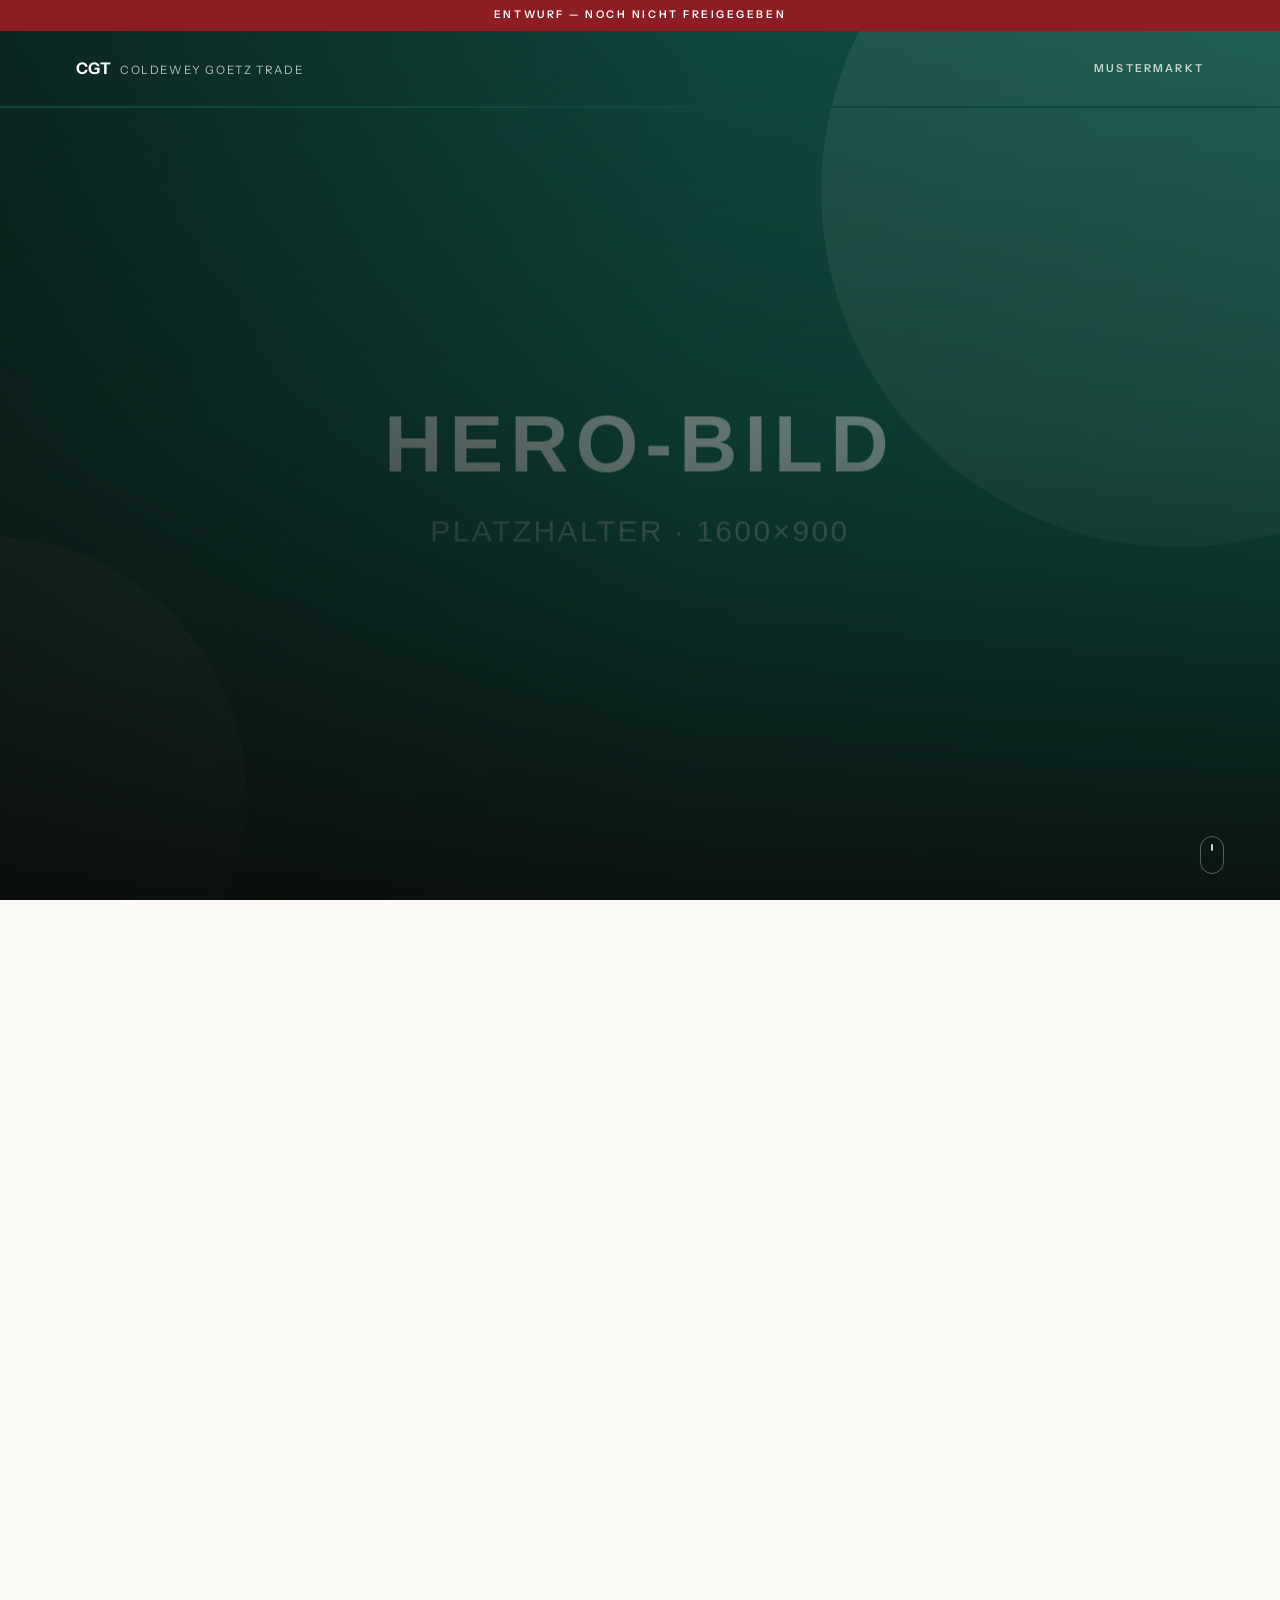
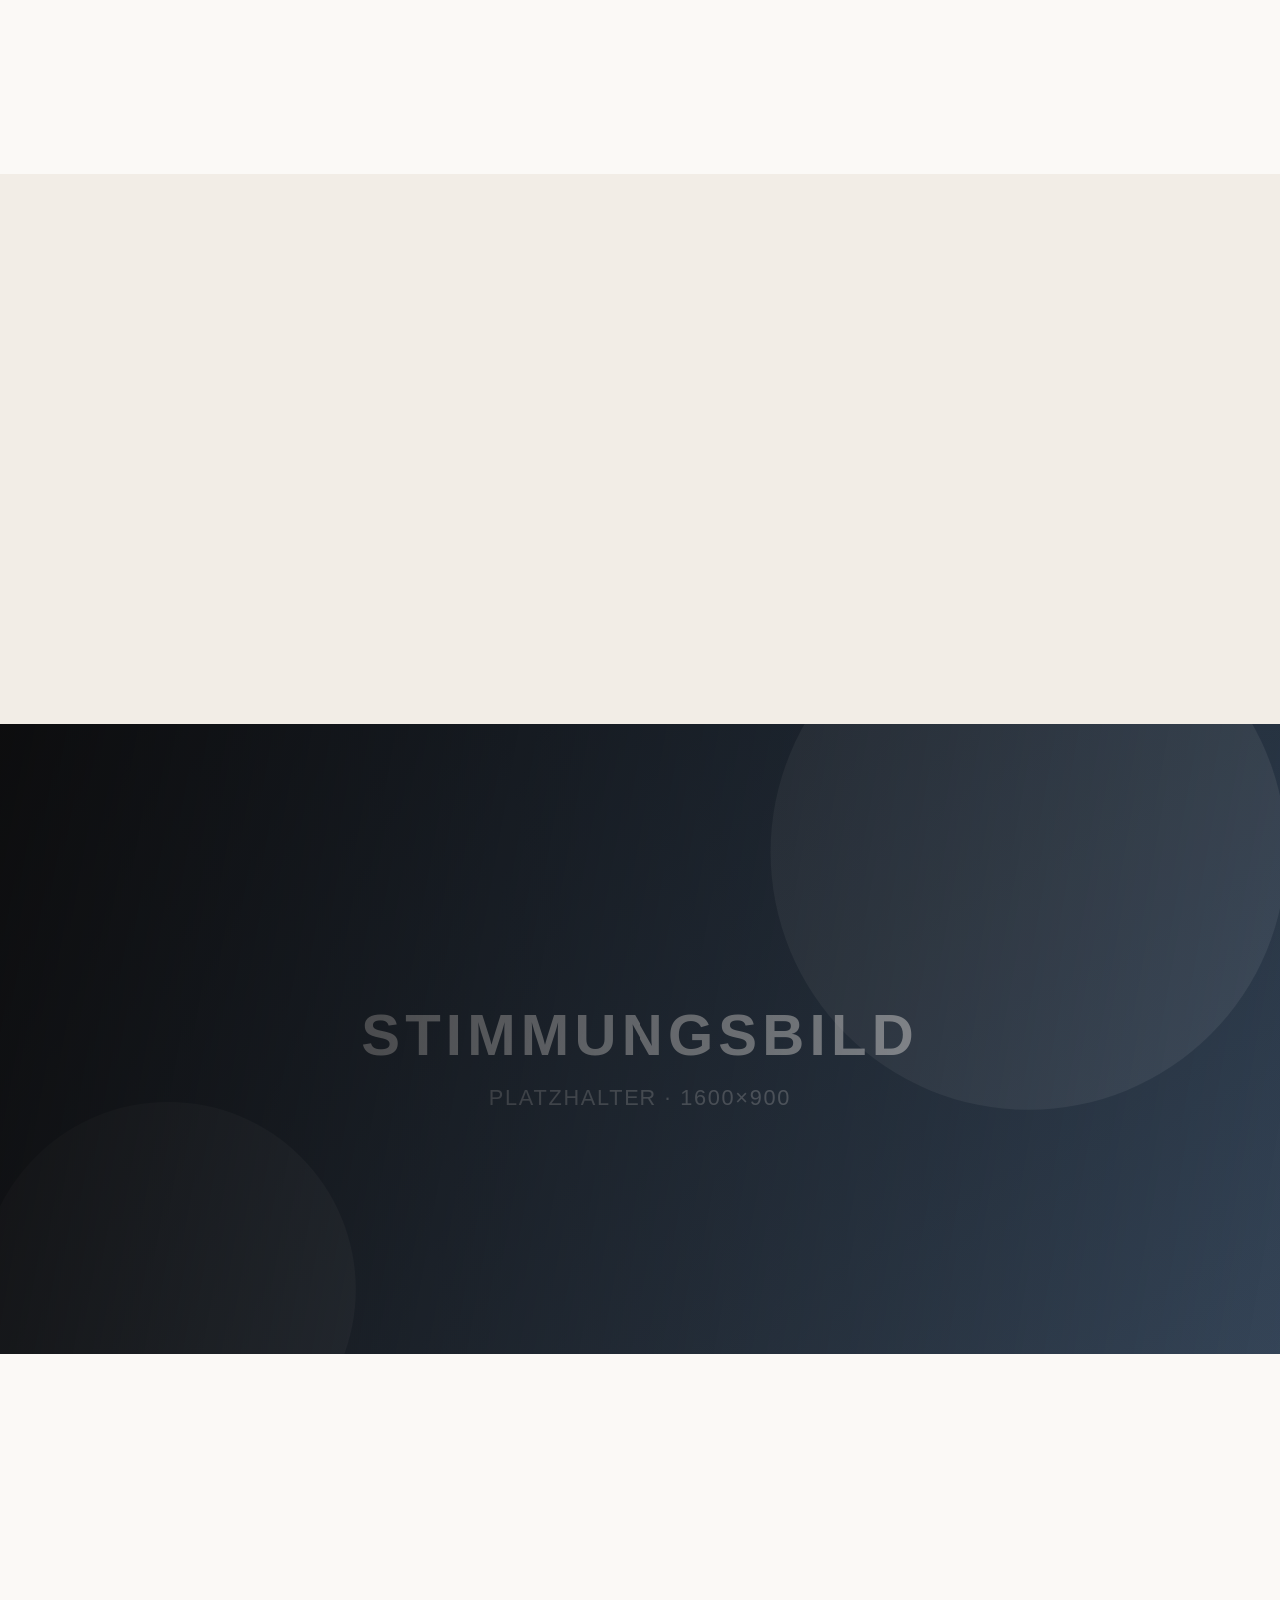
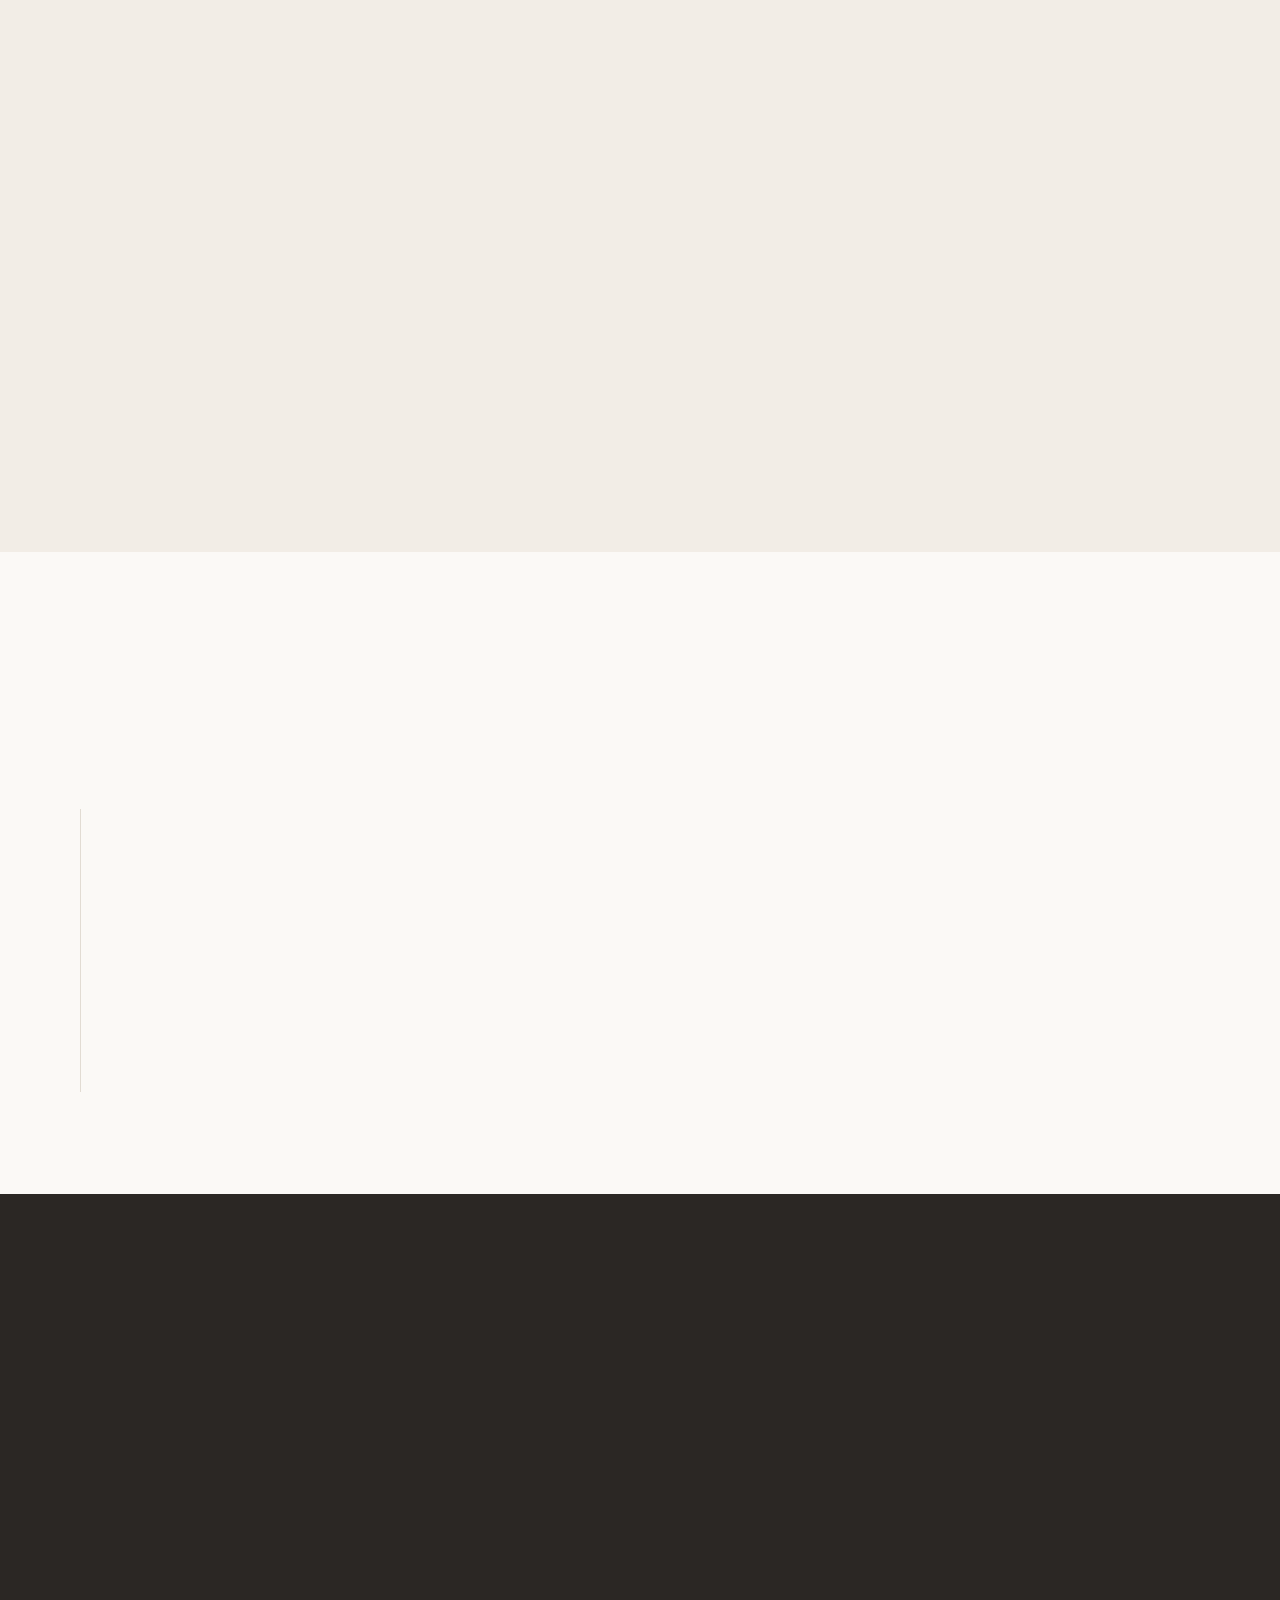
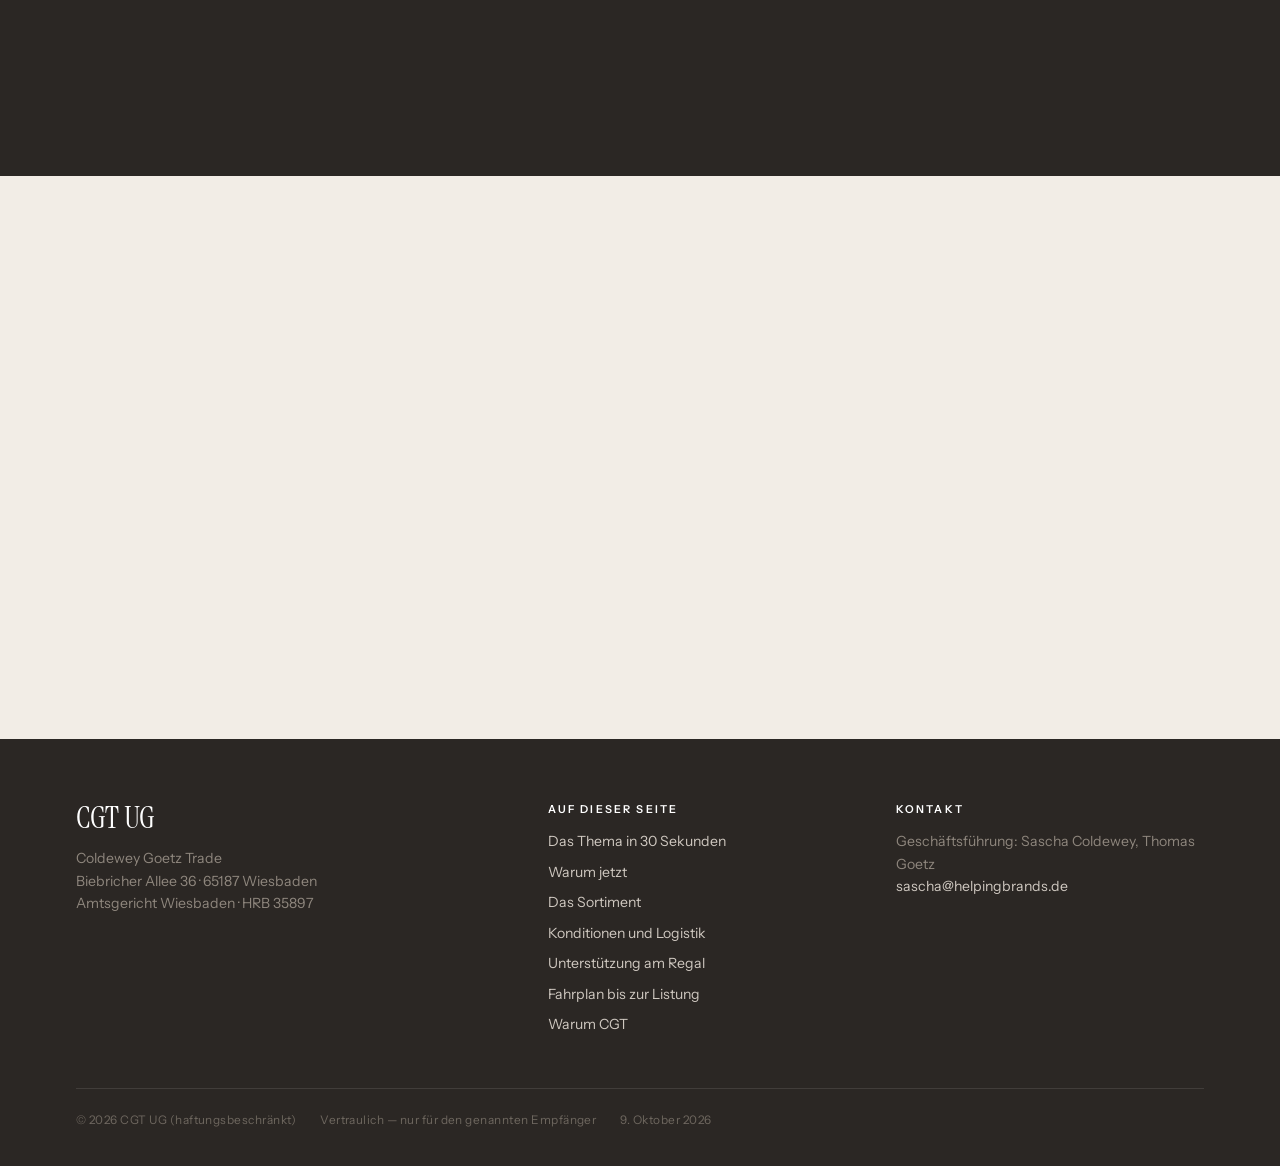
<file: pitch/site/beispiel-musterlizenz/index.html>
<!doctype html>
<html lang="de" class="kein-js">
<head>
<meta charset="utf-8">
<meta name="viewport" content="width=device-width, initial-scale=1, viewport-fit=cover">
<title>Musterlizenz Pflegeserie — MUSTERMARKT</title>
<meta name="description" content="So sieht eine CGT-Pitch-Seite aus. Alle Zahlen hier sind erfunden.">

<!-- Pitch-Seiten gehoeren nicht in Suchmaschinen. -->
<meta name="robots" content="noindex, nofollow">

<!-- Vorschau, wenn der Link per Mail oder Messenger geteilt wird -->
<meta property="og:type" content="website">
<meta property="og:title" content="Musterlizenz Pflegeserie — MUSTERMARKT">
<meta property="og:description" content="So sieht eine CGT-Pitch-Seite aus. Alle Zahlen hier sind erfunden.">
<meta name="theme-color" content="#0d1117">

<link rel="icon" href="data:image/svg+xml,<svg xmlns='http://www.w3.org/2000/svg' viewBox='0 0 32 32'><rect width='32' height='32' rx='7' fill='%230e6e5c'/><text x='16' y='22' font-family='Arial,sans-serif' font-size='14' font-weight='bold' fill='white' text-anchor='middle'>C</text></svg>">
<link rel="stylesheet" href="assets/schriften.css">
<link rel="stylesheet" href="assets/stil.css">

</head>
<body>

<a href="#inhalt" class="knopf" style="position:absolute;left:-9999px;top:0"
   onfocus="this.style.left='8px';this.style.top='8px';this.style.zIndex='99'"
   onblur="this.style.left='-9999px'">Zum Inhalt springen</a>

<!-- ===== Kopfzeile: auf allen Projektseiten gleich ===== -->
<header class="kopf">
  <div class="entwurfsbalken">Entwurf — noch nicht freigegeben</div>
  <div class="bahn kopf__bahn">
    <a class="kopf__logo" href="#">CGT <span>Coldewey Goetz Trade</span></a>
    <div class="kopf__kunde">MUSTERMARKT</div>
  </div>
  <div class="fortschritt"></div>
</header>

<header class="hero"><div class="hero__bild" data-parallax="0.22" style="background-image:url('bilder/hero.svg')"></div><div class="hero__schleier"></div><div class="bahn"><div class="hero__schild" data-auftritt>Pitch für MUSTERMARKT</div><h1 data-auftritt style="--verzug:80ms">Musterlizenz Pflegeserie</h1><p class="hero__claim" data-auftritt style="--verzug:200ms">So sieht eine CGT-Pitch-Seite aus. Alle Zahlen hier sind erfunden.</p><div class="hero__fuss" data-auftritt style="--verzug:320ms"><span>Kanal: Beispiel — kein echtes Projekt</span><span>Stand: 9. Oktober 2026</span><span>Sascha Coldewey, CGT UG</span></div></div><div class="hero__runter" aria-hidden="true"></div></header>

<main id="inhalt">
<section class="abschnitt"><div class="bahn">
<p class="vertraulich" data-auftritt><strong>Beispielseite.</strong> Diese Seite zeigt nur, wie die Vorlage aussieht. Marke, Zahlen, Artikel und Termine sind frei erfunden und stammen aus keiner Quelle.</p>
</div></section>
<section class="abschnitt" id="das-thema-in-30-sekunden"><div class="bahn"><header class="abschnitt__kopf" data-auftritt><span class="marke">01</span><h2>Das Thema in 30 Sekunden</h2></header>
<p class="fuehrung" data-auftritt>Eine lizenzierte Pflegeserie für das Non-Food-Regal. Fertig entwickelt, abrufbereit, mit Display und Handzettel.</p>
<div class="kennzahlen" data-auftritt><div class="kennzahl"><span class="kennzahl__wert" data-zaehlen="187" data-vor="" data-nach="" data-fertig="187" data-gruppiert="0">187</span><span class="kennzahl__text">Zielhändler in Europa</span></div><div class="kennzahl"><span class="kennzahl__wert" data-zaehlen="39" data-vor="" data-nach="" data-fertig="39" data-gruppiert="0">39</span><span class="kennzahl__text">davon Priorität A</span></div><div class="kennzahl"><span class="kennzahl__wert" data-zaehlen="9" data-vor="" data-nach="" data-fertig="9" data-gruppiert="0">9</span><span class="kennzahl__text">zugeordnete Marken</span></div><div class="kennzahl"><span class="kennzahl__wert" data-zaehlen="6" data-vor="" data-nach="" data-fertig="6" data-gruppiert="0">6</span><span class="kennzahl__text">Wochen Lieferzeit</span></div></div>
</div></section>
<section class="abschnitt abschnitt--hell" id="warum-jetzt"><div class="bahn"><header class="abschnitt__kopf" data-auftritt><span class="marke">02</span><h2>Warum jetzt</h2></header>
<p data-auftritt>Hier steht in zwei bis vier Sätzen, was am Markt passiert — belegbar, ohne Werbesprache. Ein Einkäufer prüft als Erstes, ob die Begründung trägt.</p>
<ul class="haken" data-auftritt><li>Erster belegbarer Punkt mit Quelle</li><li>Zweiter belegbarer Punkt mit Quelle</li><li>Dritter belegbarer Punkt mit Quelle</li></ul>
</div></section>
<section class="band"><div class="band__bild" data-parallax="0.18" style="background-image:url('bilder/stimmung.svg')"></div><div class="band__schleier"></div><div class="bahn"><h2 data-auftritt>Ein Satz, der hängen bleibt.</h2>
<p data-auftritt>Das Band läuft über die volle Breite, das Bild bewegt sich langsamer als die Seite. Einmal pro Seite reicht — sonst nutzt sich der Effekt ab.</p></div></section>
<section class="abschnitt" id="das-sortiment"><div class="bahn"><header class="abschnitt__kopf" data-auftritt><span class="marke">03</span><h2>Das Sortiment</h2></header>
<div class="slider" data-auftritt><div class="slider__spur"><article class="karte"><div class="karte__bild"><img src="bilder/artikel-1.svg" alt="Artikel eins" loading="lazy" decoding="async"></div><div class="karte__text"><span class="karte__nummer">01</span><h3>Artikel eins</h3><p data-auftritt>Kurzbeschreibung: was es ist, für wen, in welcher Einheit.</p></div></article><article class="karte"><div class="karte__bild"><img src="bilder/artikel-2.svg" alt="Artikel zwei" loading="lazy" decoding="async"></div><div class="karte__text"><span class="karte__nummer">02</span><h3>Artikel zwei</h3><p data-auftritt>Kurzbeschreibung: was es ist, für wen, in welcher Einheit.</p></div></article><article class="karte"><div class="karte__bild"><img src="bilder/artikel-3.svg" alt="Artikel drei" loading="lazy" decoding="async"></div><div class="karte__text"><span class="karte__nummer">03</span><h3>Artikel drei</h3><p data-auftritt>Kurzbeschreibung: was es ist, für wen, in welcher Einheit.</p></div></article></div><p class="slider__hinweis">Zum Blättern seitlich wischen &rarr;</p><div class="slider__steuer"><button class="slider__knopf" data-slider="zurueck" type="button" aria-label="Vorheriges">&#8592;</button><button class="slider__knopf" data-slider="vor" type="button" aria-label="Nächstes">&#8594;</button></div></div>
</div></section>
<section class="abschnitt abschnitt--versetzt" id="konditionen-und-logistik"><div class="bahn"><header class="abschnitt__kopf" data-auftritt><span class="marke">04</span><h2>Konditionen und Logistik</h2></header>
<div class="fakten"><div class="fakt" data-auftritt style="--verzug:0ms"><span class="fakt__name">Liefereinheit</span><span class="fakt__wert">12 Stück im Display</span></div><div class="fakt" data-auftritt style="--verzug:60ms"><span class="fakt__name">Palette</span><span class="fakt__wert">48 Displays, eine Lage</span></div><div class="fakt" data-auftritt style="--verzug:120ms"><span class="fakt__name">Mindesthaltbarkeit</span><span class="fakt__wert">24 Monate</span></div><div class="fakt" data-auftritt style="--verzug:180ms"><span class="fakt__name">Lieferzeit ab Abruf</span><span class="fakt__wert">6 Wochen</span></div><div class="fakt" data-auftritt style="--verzug:240ms"><span class="fakt__name">Verpackung</span><span class="fakt__wert">FSC-zertifiziert, recyclingfähig</span></div></div>
<div class="tabellenrahmen" data-auftritt><table><thead><tr><th>Artikel</th><th>EAN</th><th>VK-Empfehlung</th><th>Einheit</th></tr></thead><tbody><tr><td>Artikel eins</td><td>4000000000001</td><td>3,99 €</td><td>12er-Display</td></tr><tr><td>Artikel zwei</td><td>4000000000002</td><td>4,99 €</td><td>12er-Display</td></tr><tr><td>Artikel drei</td><td>4000000000003</td><td>5,99 €</td><td>6er-Display</td></tr></tbody></table></div>
</div></section>
<section class="abschnitt abschnitt--hell" id="unterst-tzung-am-regal"><div class="bahn"><header class="abschnitt__kopf" data-auftritt><span class="marke">05</span><h2>Unterstützung am Regal</h2></header>
<div class="karten"><div data-auftritt style="--verzug:0ms"><article class="karte"><div class="karte__bild"><img src="bilder/display.svg" alt="Zweitplatzierung" loading="lazy" decoding="async"></div><div class="karte__text"><h3>Zweitplatzierung</h3><p data-auftritt>Display wird mitgeliefert, aufbaufertig, ohne Zusatzkosten.</p></div></article></div><div data-auftritt style="--verzug:90ms"><article class="karte"><div class="karte__text"><h3>Handzettel</h3><p data-auftritt>Druckfertige Motive, rechtzeitig vor dem Aktionstermin.</p></div></article></div><div data-auftritt style="--verzug:180ms"><article class="karte"><div class="karte__text"><h3>Nachschub</h3><p data-auftritt>Nachlieferung innerhalb von zwei Wochen ab Abruf.</p></div></article></div></div>
</div></section>
<section class="abschnitt" id="fahrplan-bis-zur-listung"><div class="bahn"><header class="abschnitt__kopf" data-auftritt><span class="marke">06</span><h2>Fahrplan bis zur Listung</h2></header>
<div class="zeitplan"><div class="schritt" data-auftritt="seite" style="--verzug:0ms"><span class="schritt__zeit">KW 42</span><span class="schritt__was">Muster und Kalkulation beim Einkauf</span></div><div class="schritt" data-auftritt="seite" style="--verzug:110ms"><span class="schritt__zeit">KW 44</span><span class="schritt__was">Rückmeldung, Anpassung der Ausstattung</span></div><div class="schritt" data-auftritt="seite" style="--verzug:220ms"><span class="schritt__zeit">KW 47</span><span class="schritt__was">Listungsentscheidung</span></div><div class="schritt" data-auftritt="seite" style="--verzug:330ms"><span class="schritt__zeit">KW 02</span><span class="schritt__was">Anlieferung Zentrallager</span></div></div>
</div></section>
<section class="abschnitt abschnitt--dunkel" id="warum-cgt"><div class="bahn"><header class="abschnitt__kopf" data-auftritt><span class="marke">07</span><h2>Warum CGT</h2></header>
<p data-auftritt>CGT bringt Lizenz, Produktion und Handel zusammen — und bleibt Ansprechpartner, bis die Ware im Regal steht.</p>
<figure class="zitat" data-auftritt><div class="zitat__text">Die richtigen Themen erkennen – und erfolgreich ins Ziel bringen.</div><div class="zitat__quelle">Leitlinie CGT UG</div></figure>
</div></section>

<section class="abschnitt abschnitt--hell" id="kontakt"><div class="bahn"><div class="kontakt" data-auftritt><h3>Reden wir über die Listung.</h3><p>Muster, Kalkulation und Liefertermine klären wir in einem Termin — kurzfristig und ohne Umwege.</p><div class="knopfreihe"><a class="knopf knopf--voll" href="mailto:sascha@helpingbrands.de?subject=Musterlizenz%20Pflegeserie%20%E2%80%94%20R%C3%BCckfrage">Gespräch vereinbaren</a></div><p style="margin-top:22px;font-size:.88rem">Sascha Coldewey &middot; CGT UG</p></div></div></section>
</main>

<!-- ===== Fusszeile: auf allen Projektseiten gleich ===== -->
<footer class="fuss">
  <div class="bahn">
    <div class="fuss__zeile">
      <div class="fuss__spalte"><span class="fuss__marke">CGT UG</span>Coldewey Goetz Trade<br>Biebricher Allee 36 · 65187 Wiesbaden<br>Amtsgericht Wiesbaden · HRB 35897</div>
      <div class="fuss__spalte"><h4>Auf dieser Seite</h4><ul><li><a href="#das-thema-in-30-sekunden">Das Thema in 30 Sekunden</a></li><li><a href="#warum-jetzt">Warum jetzt</a></li><li><a href="#das-sortiment">Das Sortiment</a></li><li><a href="#konditionen-und-logistik">Konditionen und Logistik</a></li><li><a href="#unterst-tzung-am-regal">Unterstützung am Regal</a></li><li><a href="#fahrplan-bis-zur-listung">Fahrplan bis zur Listung</a></li><li><a href="#warum-cgt">Warum CGT</a></li></ul></div>
      <div class="fuss__spalte"><h4>Kontakt</h4>Geschäftsführung: Sascha Coldewey, Thomas Goetz<br><a href="mailto:sascha@helpingbrands.de">sascha@helpingbrands.de</a></div>
    </div>
    <div class="fuss__recht">
      <span>&copy; 2026 CGT UG (haftungsbeschränkt)</span>
      <span>Vertraulich — nur für den genannten Empfänger</span>
      <span>9. Oktober 2026</span>
    </div>
  </div>
</footer>

<script src="assets/bewegung.js" defer></script>
</body>
</html>
</file>
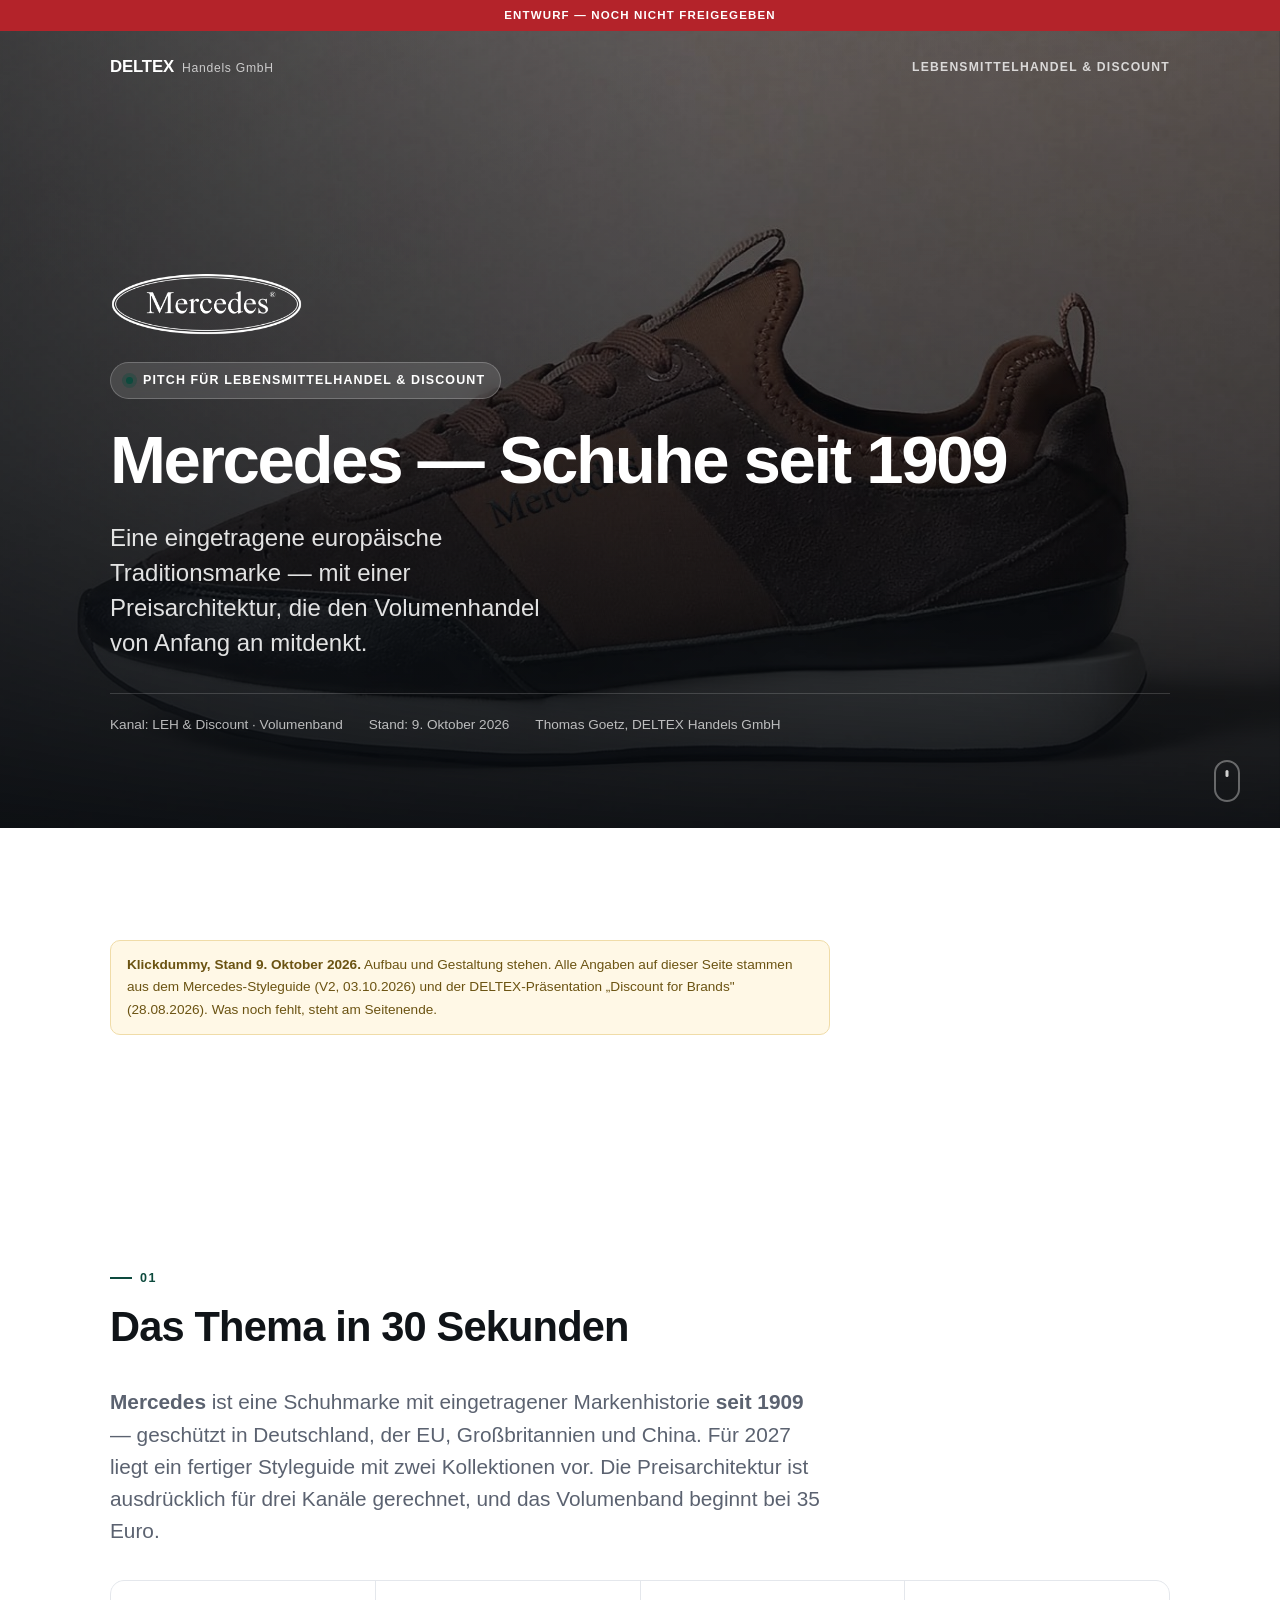
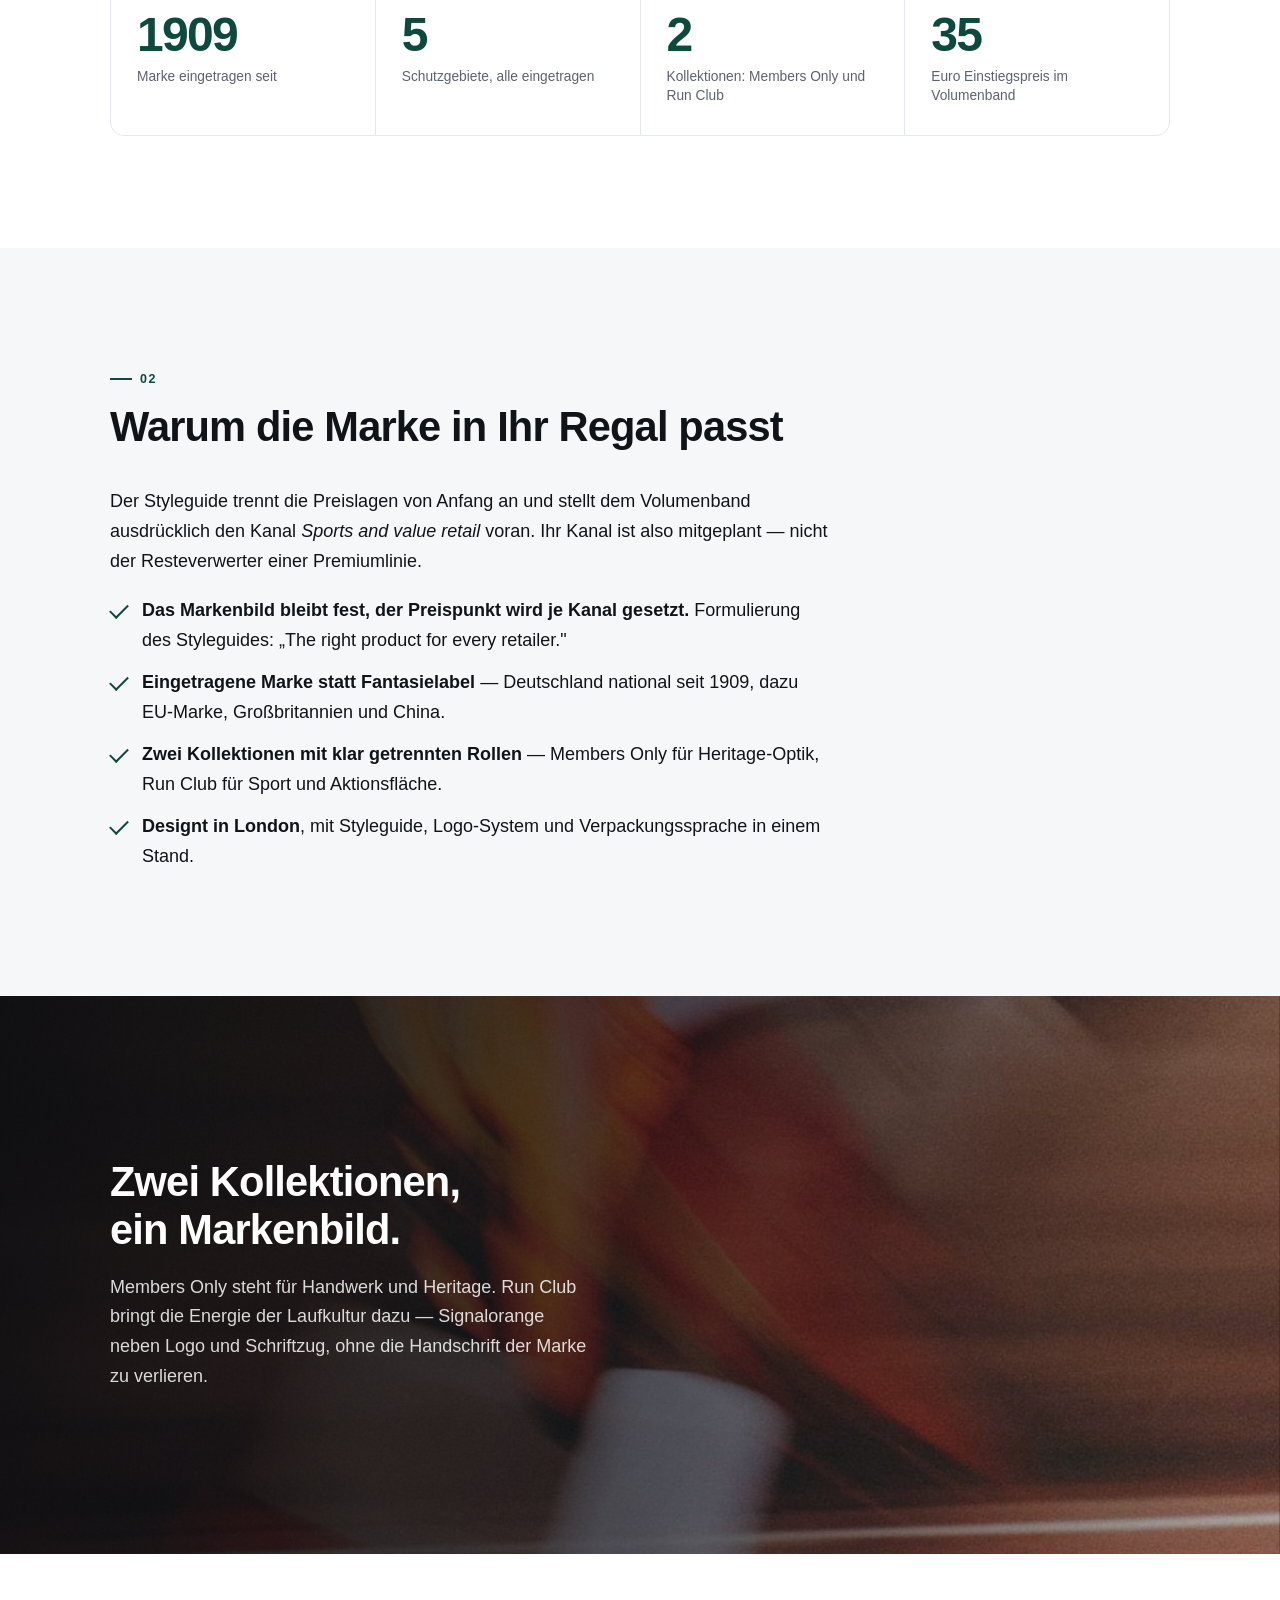
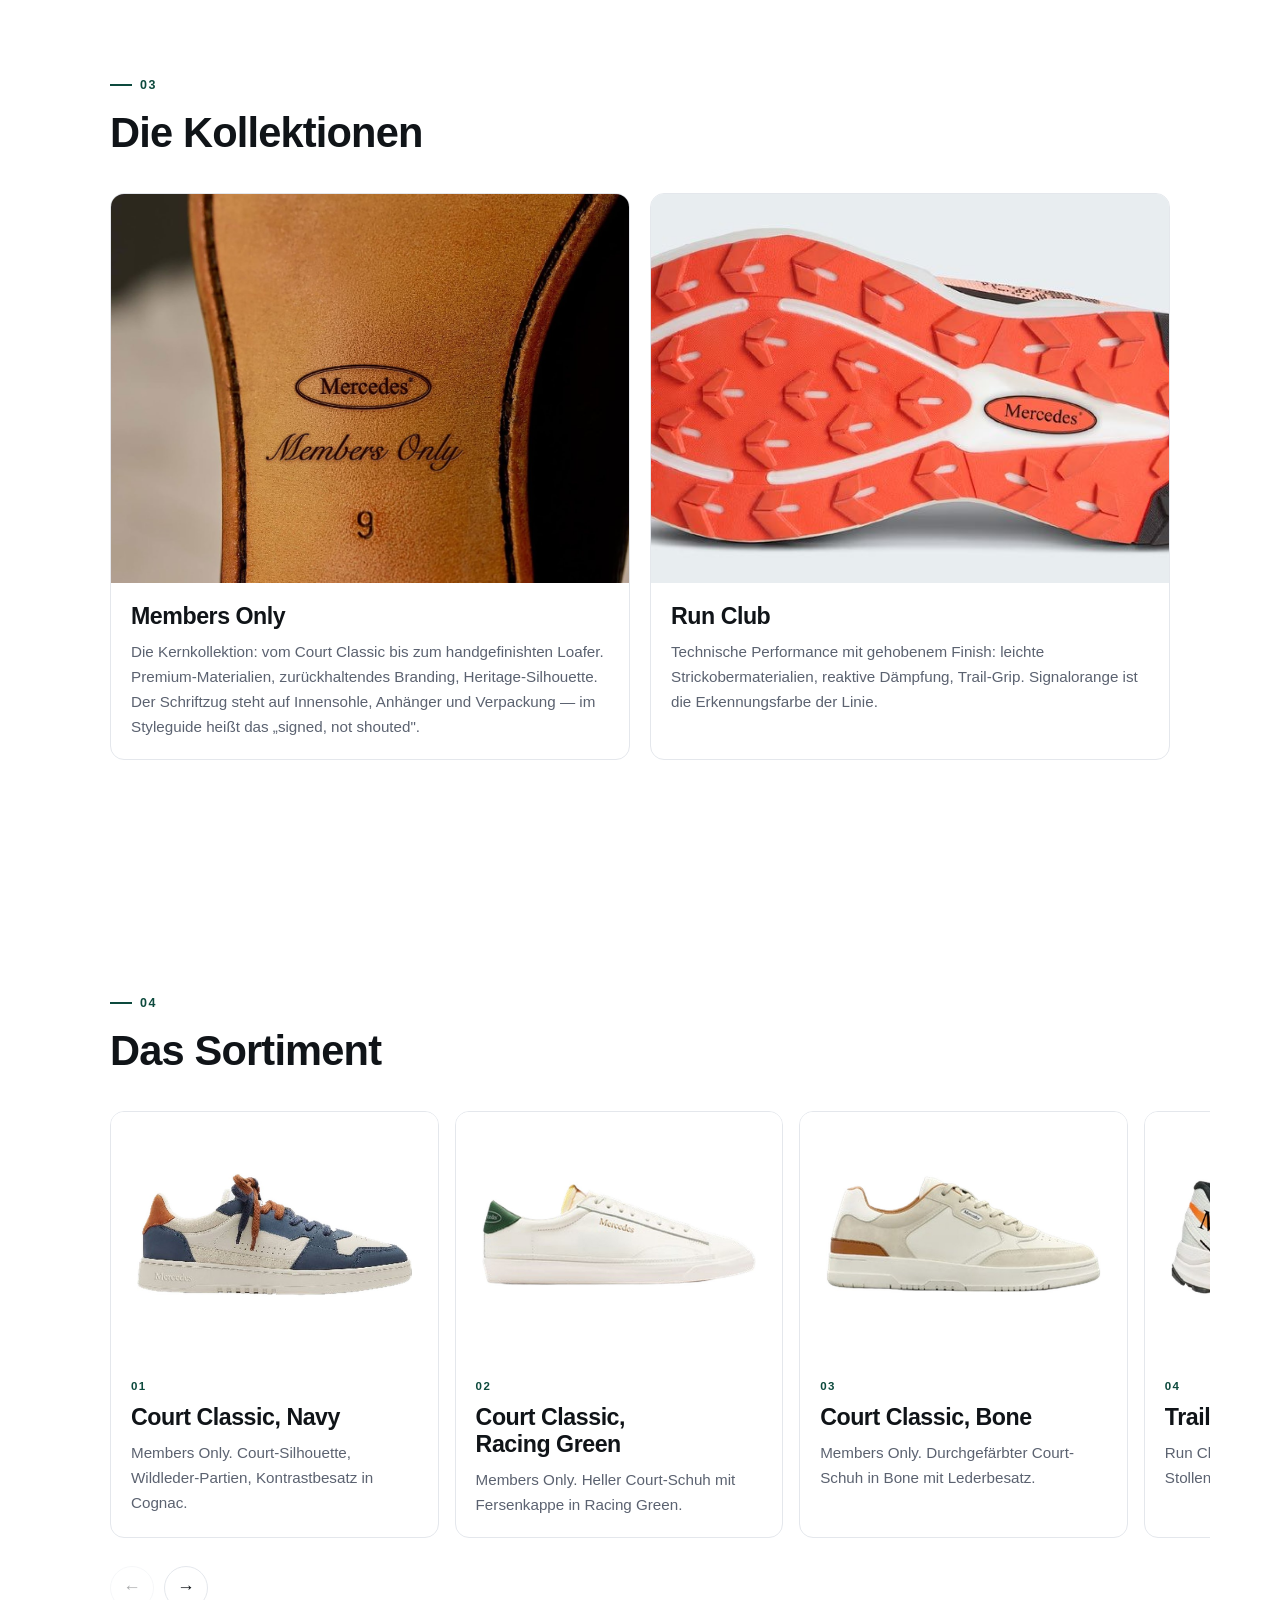
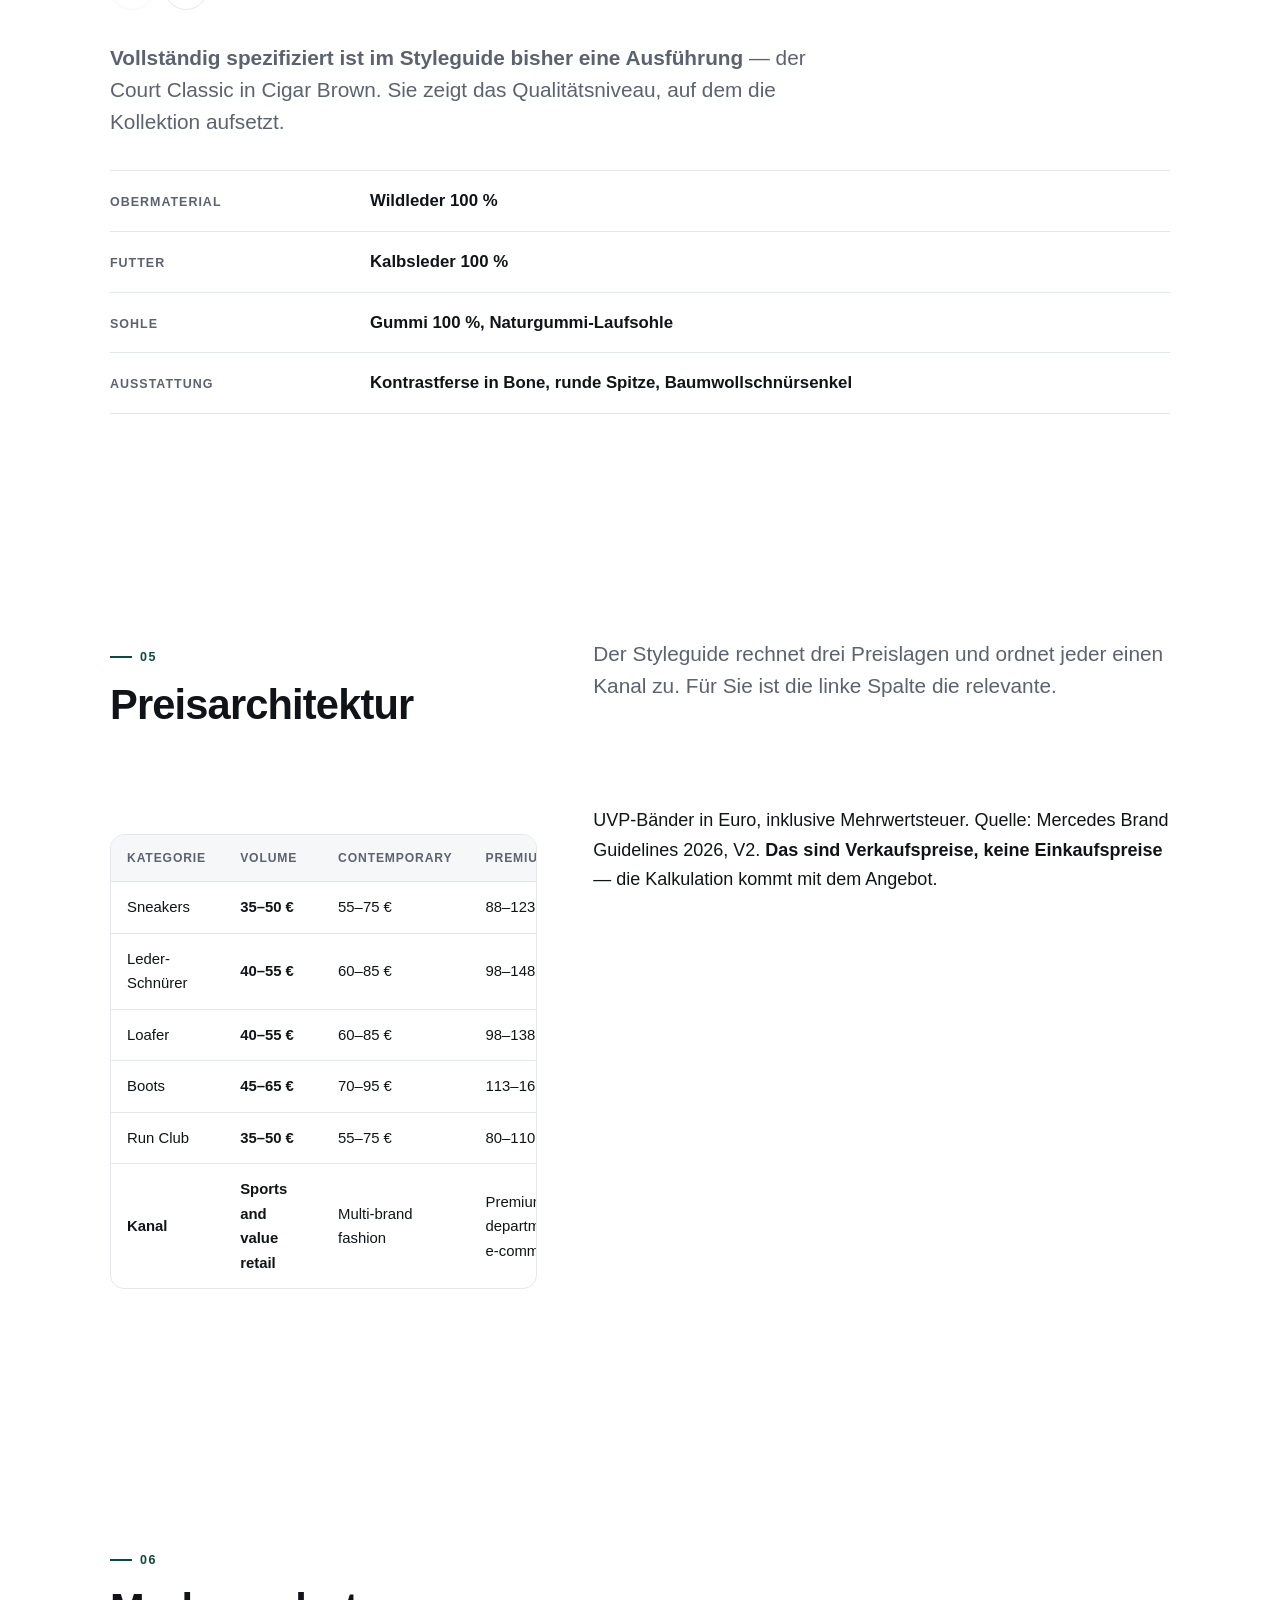
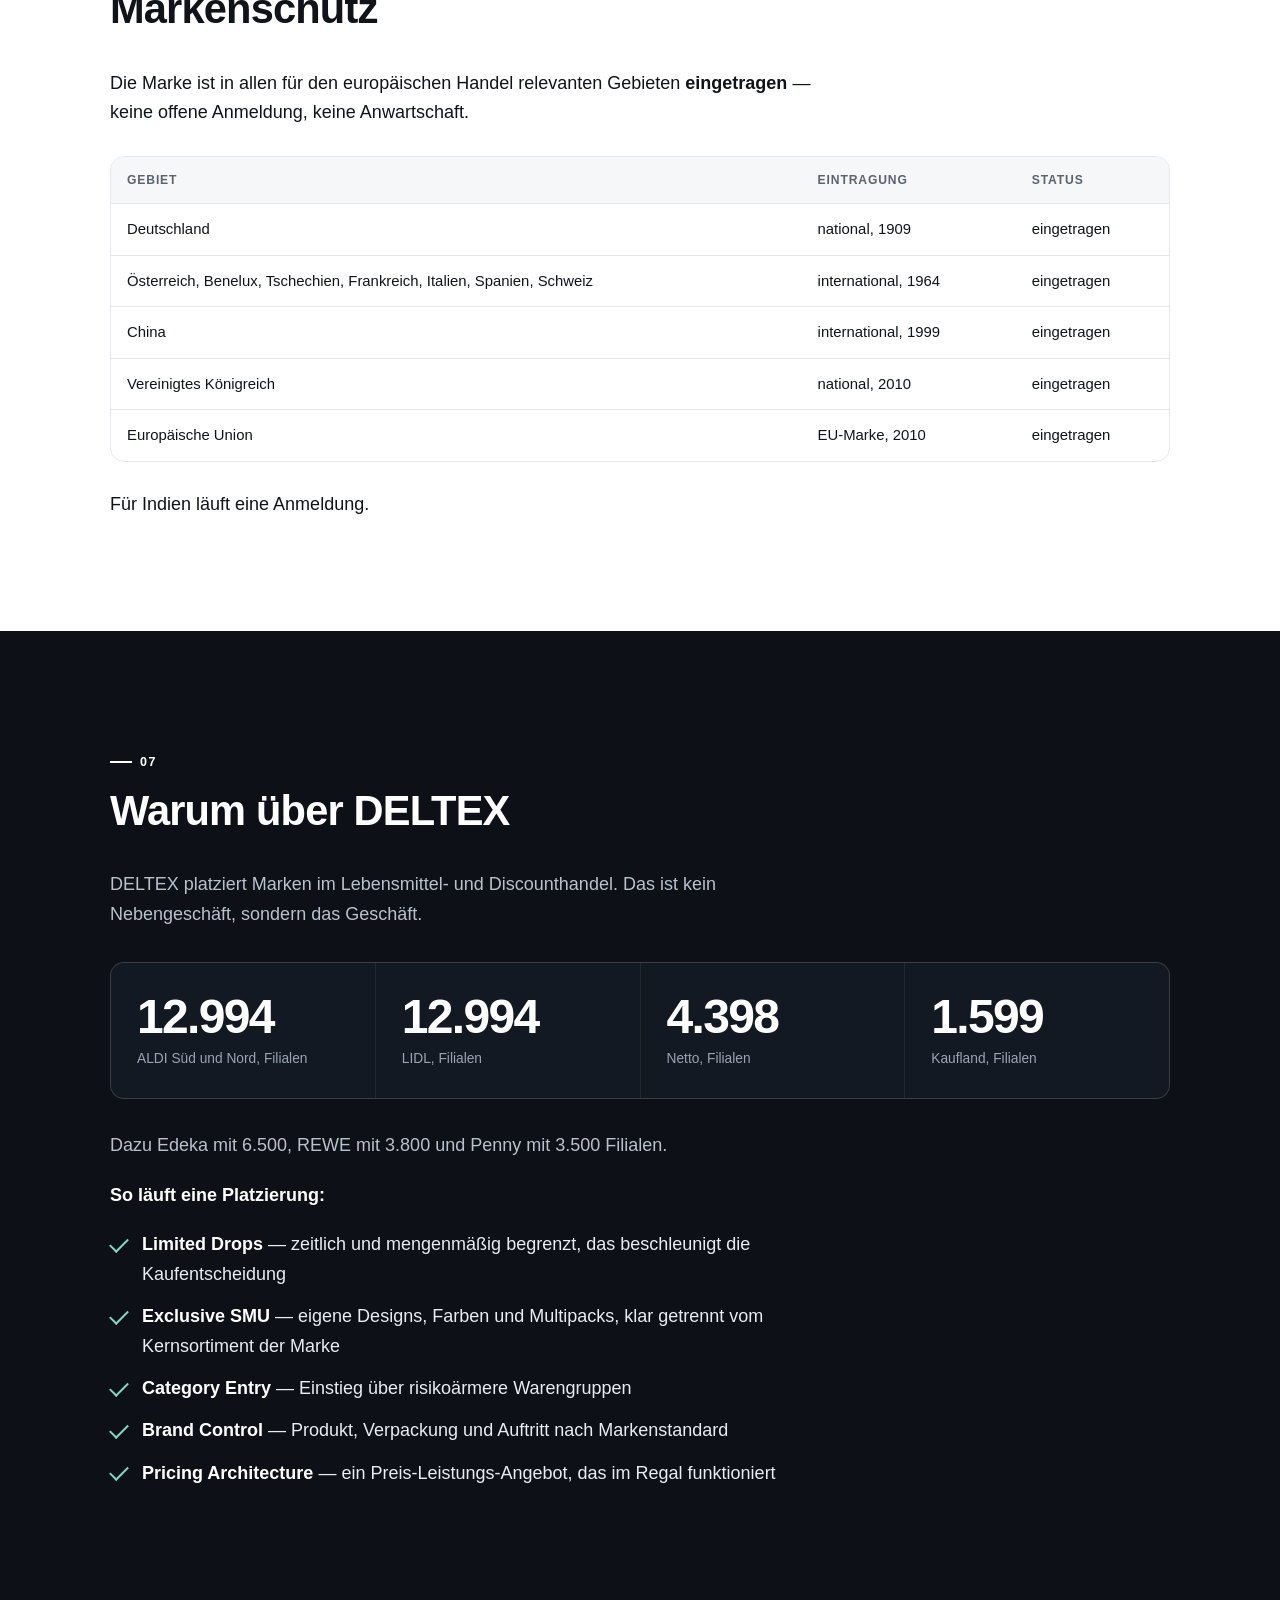
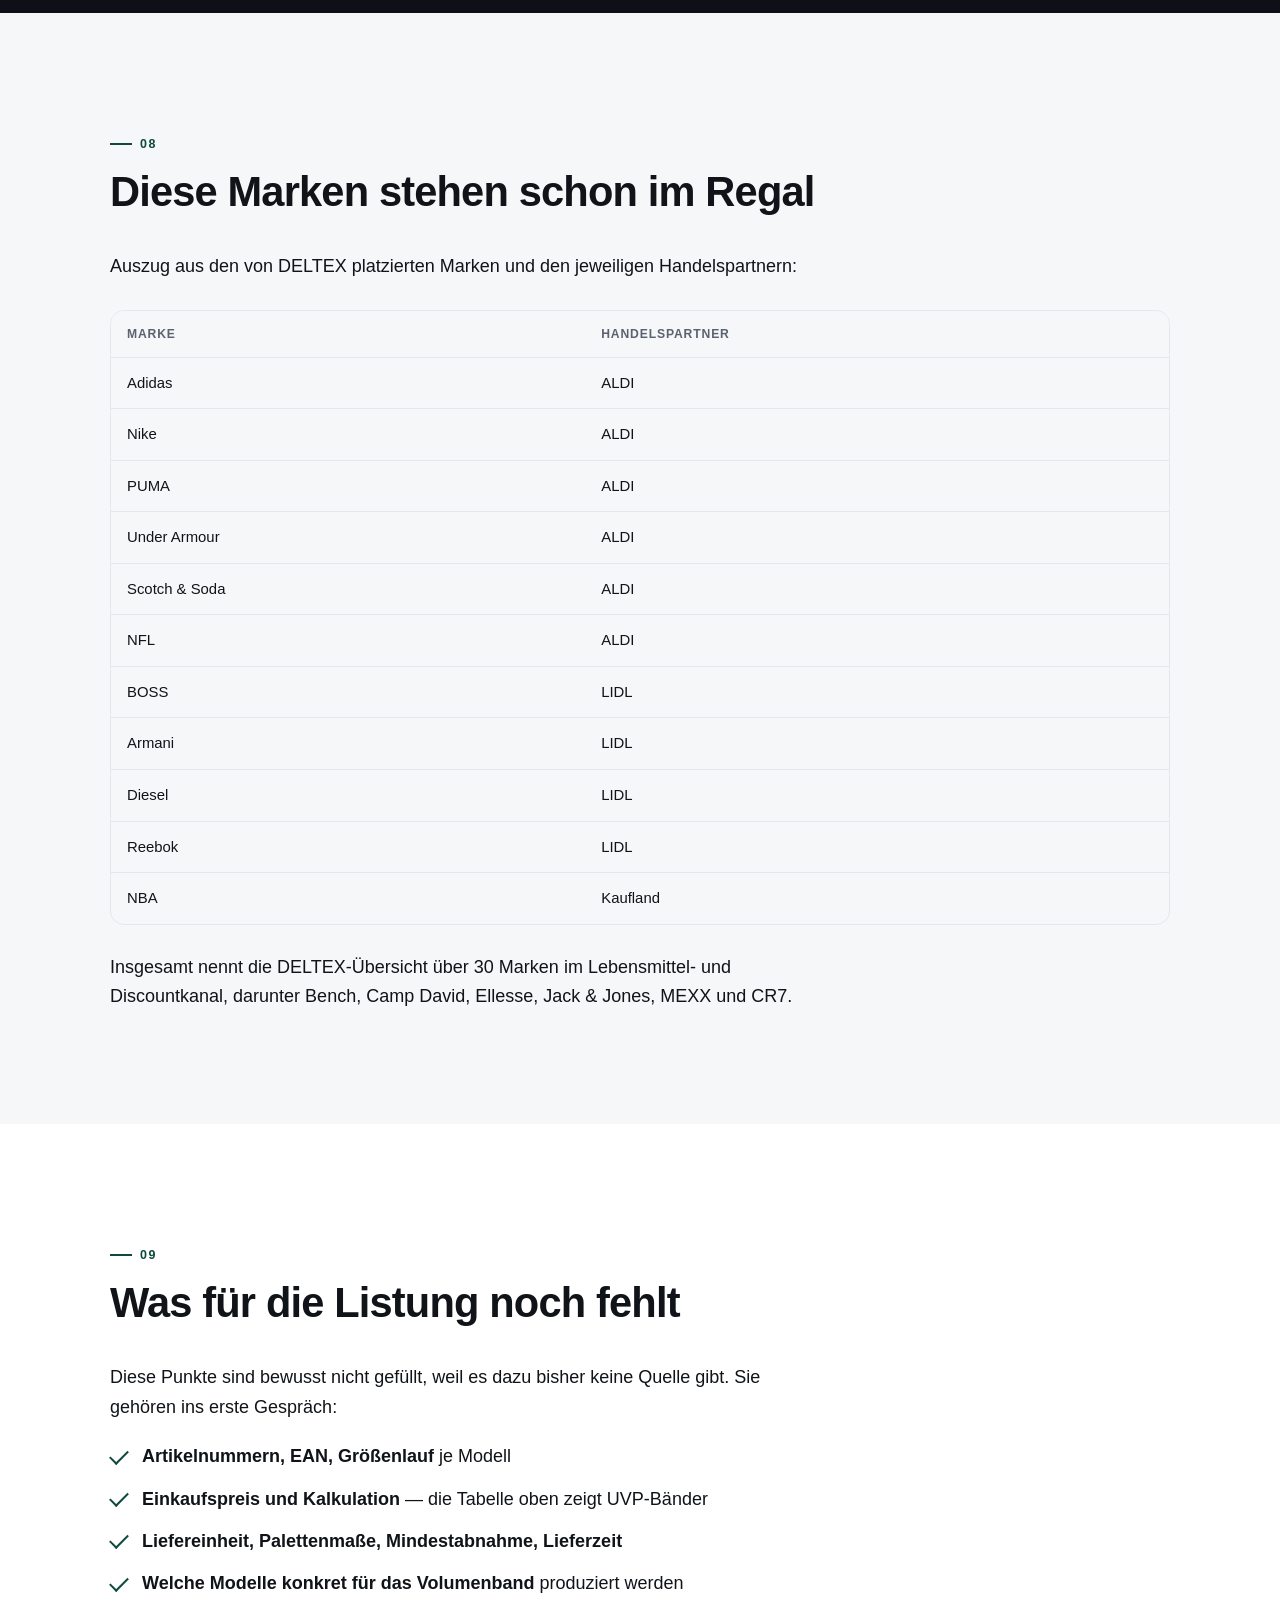
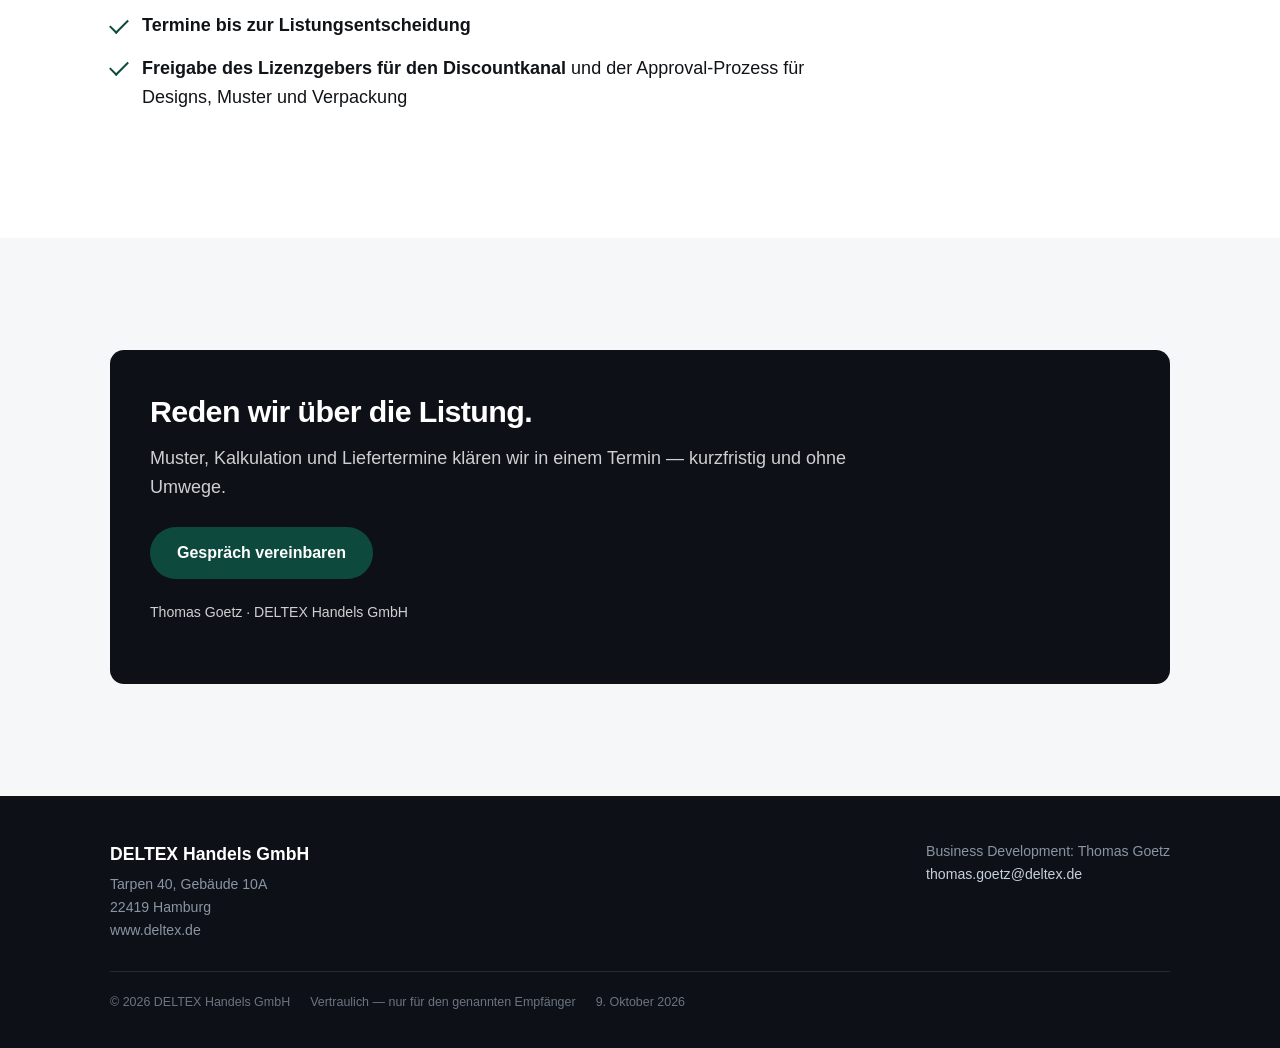
<file: pitch/site/deltex-mercedes-schuhe-mqcwqd/index.html>
<!doctype html>
<html lang="de" class="kein-js">
<head>
<meta charset="utf-8">
<meta name="viewport" content="width=device-width, initial-scale=1, viewport-fit=cover">
<title>Mercedes — Schuhe seit 1909 — LEBENSMITTELHANDEL &amp; DISCOUNT</title>
<meta name="description" content="Eine eingetragene europäische Traditionsmarke — mit einer Preisarchitektur, die den Volumenhandel von Anfang an mitdenkt.">

<!-- Pitch-Seiten gehoeren nicht in Suchmaschinen. -->
<meta name="robots" content="noindex, nofollow">

<!-- Vorschau, wenn der Link per Mail oder Messenger geteilt wird -->
<meta property="og:type" content="website">
<meta property="og:title" content="Mercedes — Schuhe seit 1909 — LEBENSMITTELHANDEL &amp; DISCOUNT">
<meta property="og:description" content="Eine eingetragene europäische Traditionsmarke — mit einer Preisarchitektur, die den Volumenhandel von Anfang an mitdenkt.">
<meta name="theme-color" content="#0d1117">

<link rel="icon" href="data:image/svg+xml,<svg xmlns='http://www.w3.org/2000/svg' viewBox='0 0 32 32'><rect width='32' height='32' rx='7' fill='%230e6e5c'/><text x='16' y='22' font-family='Arial,sans-serif' font-size='14' font-weight='bold' fill='white' text-anchor='middle'>C</text></svg>">
<link rel="stylesheet" href="assets/stil.css">
<style>:root{--akzent:#0d4a3d;--akzent-dunkel:#0d4a3d;}</style>
</head>
<body>

<a href="#inhalt" class="knopf" style="position:absolute;left:-9999px;top:0"
   onfocus="this.style.left='8px';this.style.top='8px';this.style.zIndex='99'"
   onblur="this.style.left='-9999px'">Zum Inhalt springen</a>

<!-- ===== Kopfzeile: auf allen Projektseiten gleich ===== -->
<header class="kopf">
  <div class="entwurfsbalken">Entwurf — noch nicht freigegeben</div>
  <div class="bahn kopf__bahn">
    <a class="kopf__logo" href="#">DELTEX <span>Handels GmbH</span></a>
    <div class="kopf__kunde">LEBENSMITTELHANDEL &amp; DISCOUNT</div>
  </div>
  <div class="fortschritt"></div>
</header>

<header class="hero"><div class="hero__bild" data-parallax="0.22" style="background-image:url('bilder/hero.jpg')"></div><div class="hero__schleier"></div><div class="bahn"><img class="hero__logo" src="bilder/mercedes-oval-weiss.png" alt="Mercedes" data-auftritt><div class="hero__schild" data-auftritt>Pitch für LEBENSMITTELHANDEL &amp; DISCOUNT</div><h1 data-auftritt style="--verzug:80ms">Mercedes — Schuhe seit 1909</h1><p class="hero__claim" data-auftritt style="--verzug:200ms">Eine eingetragene europäische Traditionsmarke — mit einer Preisarchitektur, die den Volumenhandel von Anfang an mitdenkt.</p><div class="hero__fuss" data-auftritt style="--verzug:320ms"><span>Kanal: LEH &amp; Discount · Volumenband</span><span>Stand: 9. Oktober 2026</span><span>Thomas Goetz, DELTEX Handels GmbH</span></div></div><div class="hero__runter" aria-hidden="true"></div></header>

<main id="inhalt">
<section class="abschnitt"><div class="bahn">
<p class="vertraulich" data-auftritt><strong>Klickdummy, Stand 9. Oktober 2026.</strong> Aufbau und Gestaltung stehen. Alle Angaben auf dieser Seite stammen aus dem Mercedes-Styleguide (V2, 03.10.2026) und der DELTEX-Präsentation „Discount for Brands&quot; (28.08.2026). Was noch fehlt, steht am Seitenende.</p>
</div></section>
<section class="abschnitt" id="das-thema-in-30-sekunden"><div class="bahn"><header class="abschnitt__kopf" data-auftritt><span class="marke">01</span><h2>Das Thema in 30 Sekunden</h2></header>
<p class="fuehrung" data-auftritt><strong>Mercedes</strong> ist eine Schuhmarke mit eingetragener Markenhistorie <strong>seit 1909</strong> — geschützt in Deutschland, der EU, Großbritannien und China. Für 2027 liegt ein fertiger Styleguide mit zwei Kollektionen vor. Die Preisarchitektur ist ausdrücklich für drei Kanäle gerechnet, und das Volumenband beginnt bei 35 Euro.</p>
<div class="kennzahlen" data-auftritt><div class="kennzahl"><span class="kennzahl__wert" data-zaehlen="1909" data-vor="" data-nach="" data-fertig="1909" data-gruppiert="0">1909</span><span class="kennzahl__text">Marke eingetragen seit</span></div><div class="kennzahl"><span class="kennzahl__wert" data-zaehlen="5" data-vor="" data-nach="" data-fertig="5" data-gruppiert="0">5</span><span class="kennzahl__text">Schutzgebiete, alle eingetragen</span></div><div class="kennzahl"><span class="kennzahl__wert" data-zaehlen="2" data-vor="" data-nach="" data-fertig="2" data-gruppiert="0">2</span><span class="kennzahl__text">Kollektionen: Members Only und Run Club</span></div><div class="kennzahl"><span class="kennzahl__wert" data-zaehlen="35" data-vor="" data-nach="" data-fertig="35" data-gruppiert="0">35</span><span class="kennzahl__text">Euro Einstiegspreis im Volumenband</span></div></div>
</div></section>
<section class="abschnitt abschnitt--hell" id="warum-die-marke-in-ihr-regal-passt"><div class="bahn"><header class="abschnitt__kopf" data-auftritt><span class="marke">02</span><h2>Warum die Marke in Ihr Regal passt</h2></header>
<p data-auftritt>Der Styleguide trennt die Preislagen von Anfang an und stellt dem Volumenband ausdrücklich den Kanal <em>Sports and value retail</em> voran. Ihr Kanal ist also mitgeplant — nicht der Resteverwerter einer Premiumlinie.</p>
<ul class="haken" data-auftritt><li><strong>Das Markenbild bleibt fest, der Preispunkt wird je Kanal gesetzt.</strong> Formulierung des Styleguides: „The right product for every retailer.&quot;</li><li><strong>Eingetragene Marke statt Fantasielabel</strong> — Deutschland national seit 1909, dazu EU-Marke, Großbritannien und China.</li><li><strong>Zwei Kollektionen mit klar getrennten Rollen</strong> — Members Only für Heritage-Optik, Run Club für Sport und Aktionsfläche.</li><li><strong>Designt in London</strong>, mit Styleguide, Logo-System und Verpackungssprache in einem Stand.</li></ul>
</div></section>
<section class="band"><div class="band__bild" data-parallax="0.18" style="background-image:url('bilder/band-run-club.jpg')"></div><div class="band__schleier"></div><div class="bahn"><h2 data-auftritt>Zwei Kollektionen, ein Markenbild.</h2>
<p data-auftritt>Members Only steht für Handwerk und Heritage. Run Club bringt die Energie der Laufkultur dazu — Signalorange neben Logo und Schriftzug, ohne die Handschrift der Marke zu verlieren.</p></div></section>
<section class="abschnitt" id="die-kollektionen"><div class="bahn"><header class="abschnitt__kopf" data-auftritt><span class="marke">03</span><h2>Die Kollektionen</h2></header>
<div class="karten karten--zwei"><div data-auftritt style="--verzug:0ms"><article class="karte"><div class="karte__bild"><img src="bilder/detail-innensohle.jpg" alt="Members Only" loading="lazy" decoding="async"></div><div class="karte__text"><h3>Members Only</h3><p data-auftritt>Die Kernkollektion: vom Court Classic bis zum handgefinishten Loafer. Premium-Materialien, zurückhaltendes Branding, Heritage-Silhouette. Der Schriftzug steht auf Innensohle, Anhänger und Verpackung — im Styleguide heißt das „signed, not shouted&quot;.</p></div></article></div><div data-auftritt style="--verzug:90ms"><article class="karte"><div class="karte__bild"><img src="bilder/sohle-run-club.jpg" alt="Run Club" loading="lazy" decoding="async"></div><div class="karte__text"><h3>Run Club</h3><p data-auftritt>Technische Performance mit gehobenem Finish: leichte Strickobermaterialien, reaktive Dämpfung, Trail-Grip. Signalorange ist die Erkennungsfarbe der Linie.</p></div></article></div></div>
</div></section>
<section class="abschnitt" id="das-sortiment"><div class="bahn"><header class="abschnitt__kopf" data-auftritt><span class="marke">04</span><h2>Das Sortiment</h2></header>
<div class="slider" data-auftritt><div class="slider__spur"><article class="karte"><div class="karte__bild"><img src="bilder/artikel-court-navy.jpg" alt="Court Classic, Navy" loading="lazy" decoding="async"></div><div class="karte__text"><span class="karte__nummer">01</span><h3>Court Classic, Navy</h3><p data-auftritt>Members Only. Court-Silhouette, Wildleder-Partien, Kontrastbesatz in Cognac.</p></div></article><article class="karte"><div class="karte__bild"><img src="bilder/artikel-court-green.jpg" alt="Court Classic, Racing Green" loading="lazy" decoding="async"></div><div class="karte__text"><span class="karte__nummer">02</span><h3>Court Classic, Racing Green</h3><p data-auftritt>Members Only. Heller Court-Schuh mit Fersenkappe in Racing Green.</p></div></article><article class="karte"><div class="karte__bild"><img src="bilder/artikel-court-cream.jpg" alt="Court Classic, Bone" loading="lazy" decoding="async"></div><div class="karte__text"><span class="karte__nummer">03</span><h3>Court Classic, Bone</h3><p data-auftritt>Members Only. Durchgefärbter Court-Schuh in Bone mit Lederbesatz.</p></div></article><article class="karte"><div class="karte__bild"><img src="bilder/artikel-trail-orange.jpg" alt="Trail, Signal Orange" loading="lazy" decoding="async"></div><div class="karte__text"><span class="karte__nummer">04</span><h3>Trail, Signal Orange</h3><p data-auftritt>Run Club. Trail-Profil mit tiefem Stollenbild, Mesh-Obermaterial.</p></div></article><article class="karte"><div class="karte__bild"><img src="bilder/artikel-runner-weiss.jpg" alt="Runner, Bone" loading="lazy" decoding="async"></div><div class="karte__text"><span class="karte__nummer">05</span><h3>Runner, Bone</h3><p data-auftritt>Run Club. Leichter Straßenläufer, voluminöse Dämpfung.</p></div></article></div><p class="slider__hinweis">Zum Blättern seitlich wischen &rarr;</p><div class="slider__steuer"><button class="slider__knopf" data-slider="zurueck" type="button" aria-label="Vorheriges">&#8592;</button><button class="slider__knopf" data-slider="vor" type="button" aria-label="Nächstes">&#8594;</button></div></div>
<p class="fuehrung" data-auftritt><strong>Vollständig spezifiziert ist im Styleguide bisher eine Ausführung</strong> — der Court Classic in Cigar Brown. Sie zeigt das Qualitätsniveau, auf dem die Kollektion aufsetzt.</p>
<div class="fakten"><div class="fakt" data-auftritt style="--verzug:0ms"><span class="fakt__name">Obermaterial</span><span class="fakt__wert">Wildleder 100 %</span></div><div class="fakt" data-auftritt style="--verzug:60ms"><span class="fakt__name">Futter</span><span class="fakt__wert">Kalbsleder 100 %</span></div><div class="fakt" data-auftritt style="--verzug:120ms"><span class="fakt__name">Sohle</span><span class="fakt__wert">Gummi 100 %, Naturgummi-Laufsohle</span></div><div class="fakt" data-auftritt style="--verzug:180ms"><span class="fakt__name">Ausstattung</span><span class="fakt__wert">Kontrastferse in Bone, runde Spitze, Baumwollschnürsenkel</span></div></div>
</div></section>
<section class="abschnitt abschnitt--versetzt" id="preisarchitektur"><div class="bahn"><header class="abschnitt__kopf" data-auftritt><span class="marke">05</span><h2>Preisarchitektur</h2></header>
<p class="fuehrung" data-auftritt>Der Styleguide rechnet drei Preislagen und ordnet jeder einen Kanal zu. Für Sie ist die linke Spalte die relevante.</p>
<div class="tabellenrahmen" data-auftritt><table><thead><tr><th>Kategorie</th><th>Volume</th><th>Contemporary</th><th>Premium</th></tr></thead><tbody><tr><td>Sneakers</td><td><strong>35–50 €</strong></td><td>55–75 €</td><td>88–123 €</td></tr><tr><td>Leder-Schnürer</td><td><strong>40–55 €</strong></td><td>60–85 €</td><td>98–148 €</td></tr><tr><td>Loafer</td><td><strong>40–55 €</strong></td><td>60–85 €</td><td>98–138 €</td></tr><tr><td>Boots</td><td><strong>45–65 €</strong></td><td>70–95 €</td><td>113–163 €</td></tr><tr><td>Run Club</td><td><strong>35–50 €</strong></td><td>55–75 €</td><td>80–110 €</td></tr><tr><td><strong>Kanal</strong></td><td><strong>Sports and value retail</strong></td><td>Multi-brand fashion</td><td>Premium department &amp; e-commerce</td></tr></tbody></table></div>
<p data-auftritt>UVP-Bänder in Euro, inklusive Mehrwertsteuer. Quelle: Mercedes Brand Guidelines 2026, V2. <strong>Das sind Verkaufspreise, keine Einkaufspreise</strong> — die Kalkulation kommt mit dem Angebot.</p>
</div></section>
<section class="abschnitt" id="markenschutz"><div class="bahn"><header class="abschnitt__kopf" data-auftritt><span class="marke">06</span><h2>Markenschutz</h2></header>
<p data-auftritt>Die Marke ist in allen für den europäischen Handel relevanten Gebieten <strong>eingetragen</strong> — keine offene Anmeldung, keine Anwartschaft.</p>
<div class="tabellenrahmen" data-auftritt><table><thead><tr><th>Gebiet</th><th>Eintragung</th><th>Status</th></tr></thead><tbody><tr><td>Deutschland</td><td>national, 1909</td><td>eingetragen</td></tr><tr><td>Österreich, Benelux, Tschechien, Frankreich, Italien, Spanien, Schweiz</td><td>international, 1964</td><td>eingetragen</td></tr><tr><td>China</td><td>international, 1999</td><td>eingetragen</td></tr><tr><td>Vereinigtes Königreich</td><td>national, 2010</td><td>eingetragen</td></tr><tr><td>Europäische Union</td><td>EU-Marke, 2010</td><td>eingetragen</td></tr></tbody></table></div>
<p data-auftritt>Für Indien läuft eine Anmeldung.</p>
</div></section>
<section class="abschnitt abschnitt--dunkel" id="warum-ber-deltex"><div class="bahn"><header class="abschnitt__kopf" data-auftritt><span class="marke">07</span><h2>Warum über DELTEX</h2></header>
<p data-auftritt>DELTEX platziert Marken im Lebensmittel- und Discounthandel. Das ist kein Nebengeschäft, sondern das Geschäft.</p>
<div class="kennzahlen" data-auftritt><div class="kennzahl"><span class="kennzahl__wert" data-zaehlen="13.000" data-vor="" data-nach="" data-fertig="13.000" data-gruppiert="1">13.000</span><span class="kennzahl__text">ALDI Süd und Nord, Filialen</span></div><div class="kennzahl"><span class="kennzahl__wert" data-zaehlen="13.000" data-vor="" data-nach="" data-fertig="13.000" data-gruppiert="1">13.000</span><span class="kennzahl__text">LIDL, Filialen</span></div><div class="kennzahl"><span class="kennzahl__wert" data-zaehlen="4.400" data-vor="" data-nach="" data-fertig="4.400" data-gruppiert="1">4.400</span><span class="kennzahl__text">Netto, Filialen</span></div><div class="kennzahl"><span class="kennzahl__wert" data-zaehlen="1.600" data-vor="" data-nach="" data-fertig="1.600" data-gruppiert="1">1.600</span><span class="kennzahl__text">Kaufland, Filialen</span></div></div>
<p data-auftritt>Dazu Edeka mit 6.500, REWE mit 3.800 und Penny mit 3.500 Filialen.</p>
<p data-auftritt><strong>So läuft eine Platzierung:</strong></p>
<ul class="haken" data-auftritt><li><strong>Limited Drops</strong> — zeitlich und mengenmäßig begrenzt, das beschleunigt die Kaufentscheidung</li><li><strong>Exclusive SMU</strong> — eigene Designs, Farben und Multipacks, klar getrennt vom Kernsortiment der Marke</li><li><strong>Category Entry</strong> — Einstieg über risikoärmere Warengruppen</li><li><strong>Brand Control</strong> — Produkt, Verpackung und Auftritt nach Markenstandard</li><li><strong>Pricing Architecture</strong> — ein Preis-Leistungs-Angebot, das im Regal funktioniert</li></ul>
</div></section>
<section class="abschnitt abschnitt--hell" id="diese-marken-stehen-schon-im-regal"><div class="bahn"><header class="abschnitt__kopf" data-auftritt><span class="marke">08</span><h2>Diese Marken stehen schon im Regal</h2></header>
<p data-auftritt>Auszug aus den von DELTEX platzierten Marken und den jeweiligen Handelspartnern:</p>
<div class="tabellenrahmen" data-auftritt><table><thead><tr><th>Marke</th><th>Handelspartner</th></tr></thead><tbody><tr><td>Adidas</td><td>ALDI</td></tr><tr><td>Nike</td><td>ALDI</td></tr><tr><td>PUMA</td><td>ALDI</td></tr><tr><td>Under Armour</td><td>ALDI</td></tr><tr><td>Scotch &amp; Soda</td><td>ALDI</td></tr><tr><td>NFL</td><td>ALDI</td></tr><tr><td>BOSS</td><td>LIDL</td></tr><tr><td>Armani</td><td>LIDL</td></tr><tr><td>Diesel</td><td>LIDL</td></tr><tr><td>Reebok</td><td>LIDL</td></tr><tr><td>NBA</td><td>Kaufland</td></tr></tbody></table></div>
<p data-auftritt>Insgesamt nennt die DELTEX-Übersicht über 30 Marken im Lebensmittel- und Discountkanal, darunter Bench, Camp David, Ellesse, Jack &amp; Jones, MEXX und CR7.</p>
</div></section>
<section class="abschnitt" id="was-f-r-die-listung-noch-fehlt"><div class="bahn"><header class="abschnitt__kopf" data-auftritt><span class="marke">09</span><h2>Was für die Listung noch fehlt</h2></header>
<p data-auftritt>Diese Punkte sind bewusst nicht gefüllt, weil es dazu bisher keine Quelle gibt. Sie gehören ins erste Gespräch:</p>
<ul class="haken" data-auftritt><li><strong>Artikelnummern, EAN, Größenlauf</strong> je Modell</li><li><strong>Einkaufspreis und Kalkulation</strong> — die Tabelle oben zeigt UVP-Bänder</li><li><strong>Liefereinheit, Palettenmaße, Mindestabnahme, Lieferzeit</strong></li><li><strong>Welche Modelle konkret für das Volumenband</strong> produziert werden</li><li><strong>Termine bis zur Listungsentscheidung</strong></li><li><strong>Freigabe des Lizenzgebers für den Discountkanal</strong> und der Approval-Prozess für Designs, Muster und Verpackung</li></ul>
</div></section>

<section class="abschnitt abschnitt--hell" id="kontakt"><div class="bahn"><div class="kontakt" data-auftritt><h3>Reden wir über die Listung.</h3><p>Muster, Kalkulation und Liefertermine klären wir in einem Termin — kurzfristig und ohne Umwege.</p><div class="knopfreihe"><a class="knopf knopf--voll" href="mailto:thomas.goetz@deltex.de?subject=Mercedes%20%E2%80%94%20Schuhe%20seit%201909%20%E2%80%94%20R%C3%BCckfrage">Gespräch vereinbaren</a></div><p style="margin-top:22px;font-size:.88rem">Thomas Goetz &middot; DELTEX Handels GmbH</p></div></div></section>
</main>

<!-- ===== Fusszeile: auf allen Projektseiten gleich ===== -->
<footer class="fuss">
  <div class="bahn">
    <div class="fuss__zeile">
      <div><span class="fuss__marke">DELTEX Handels GmbH</span>Tarpen 40, Gebäude 10A<br>22419 Hamburg<br>www.deltex.de</div>
      <div>Business Development: Thomas Goetz<br><a href="mailto:thomas.goetz@deltex.de">thomas.goetz@deltex.de</a></div>
    </div>
    <div class="fuss__recht">
      <span>&copy; 2026 DELTEX Handels GmbH</span>
      <span>Vertraulich — nur für den genannten Empfänger</span>
      <span>9. Oktober 2026</span>
    </div>
  </div>
</footer>

<script src="assets/bewegung.js" defer></script>
</body>
</html>
</file>
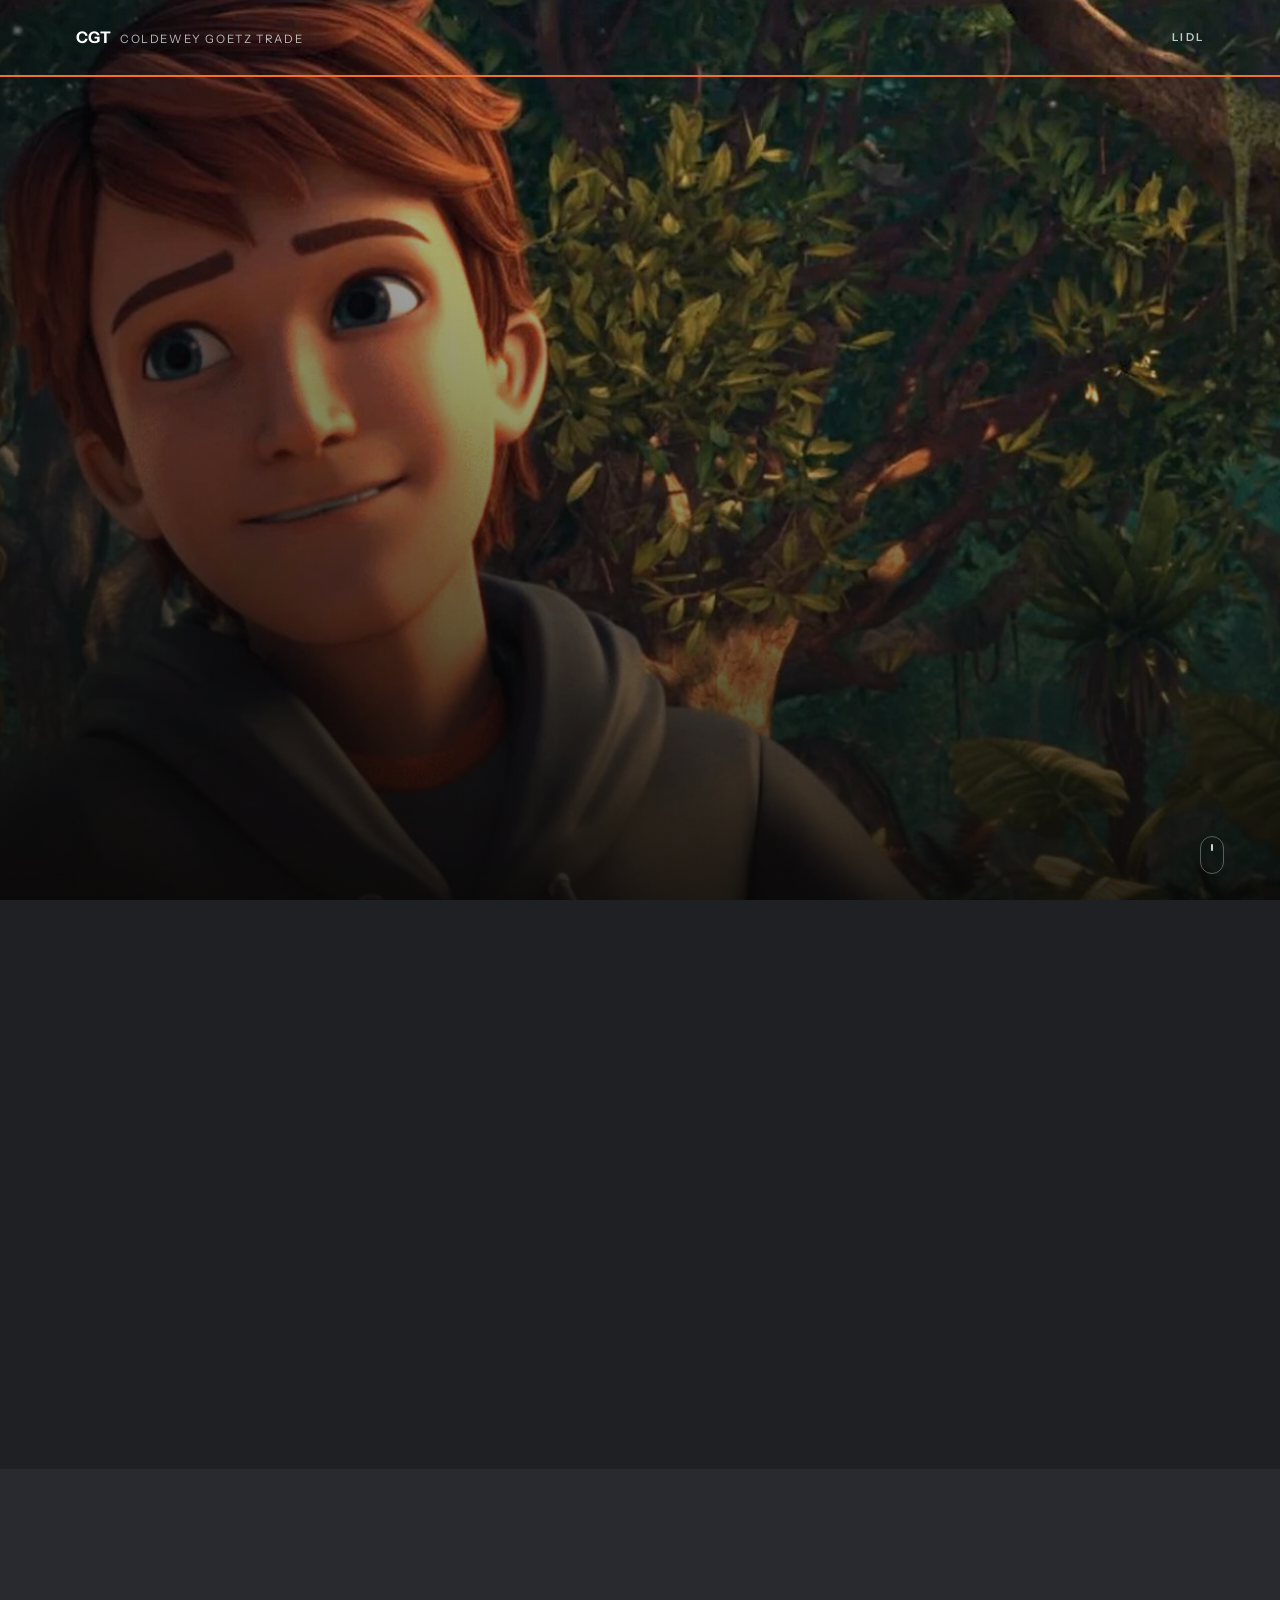
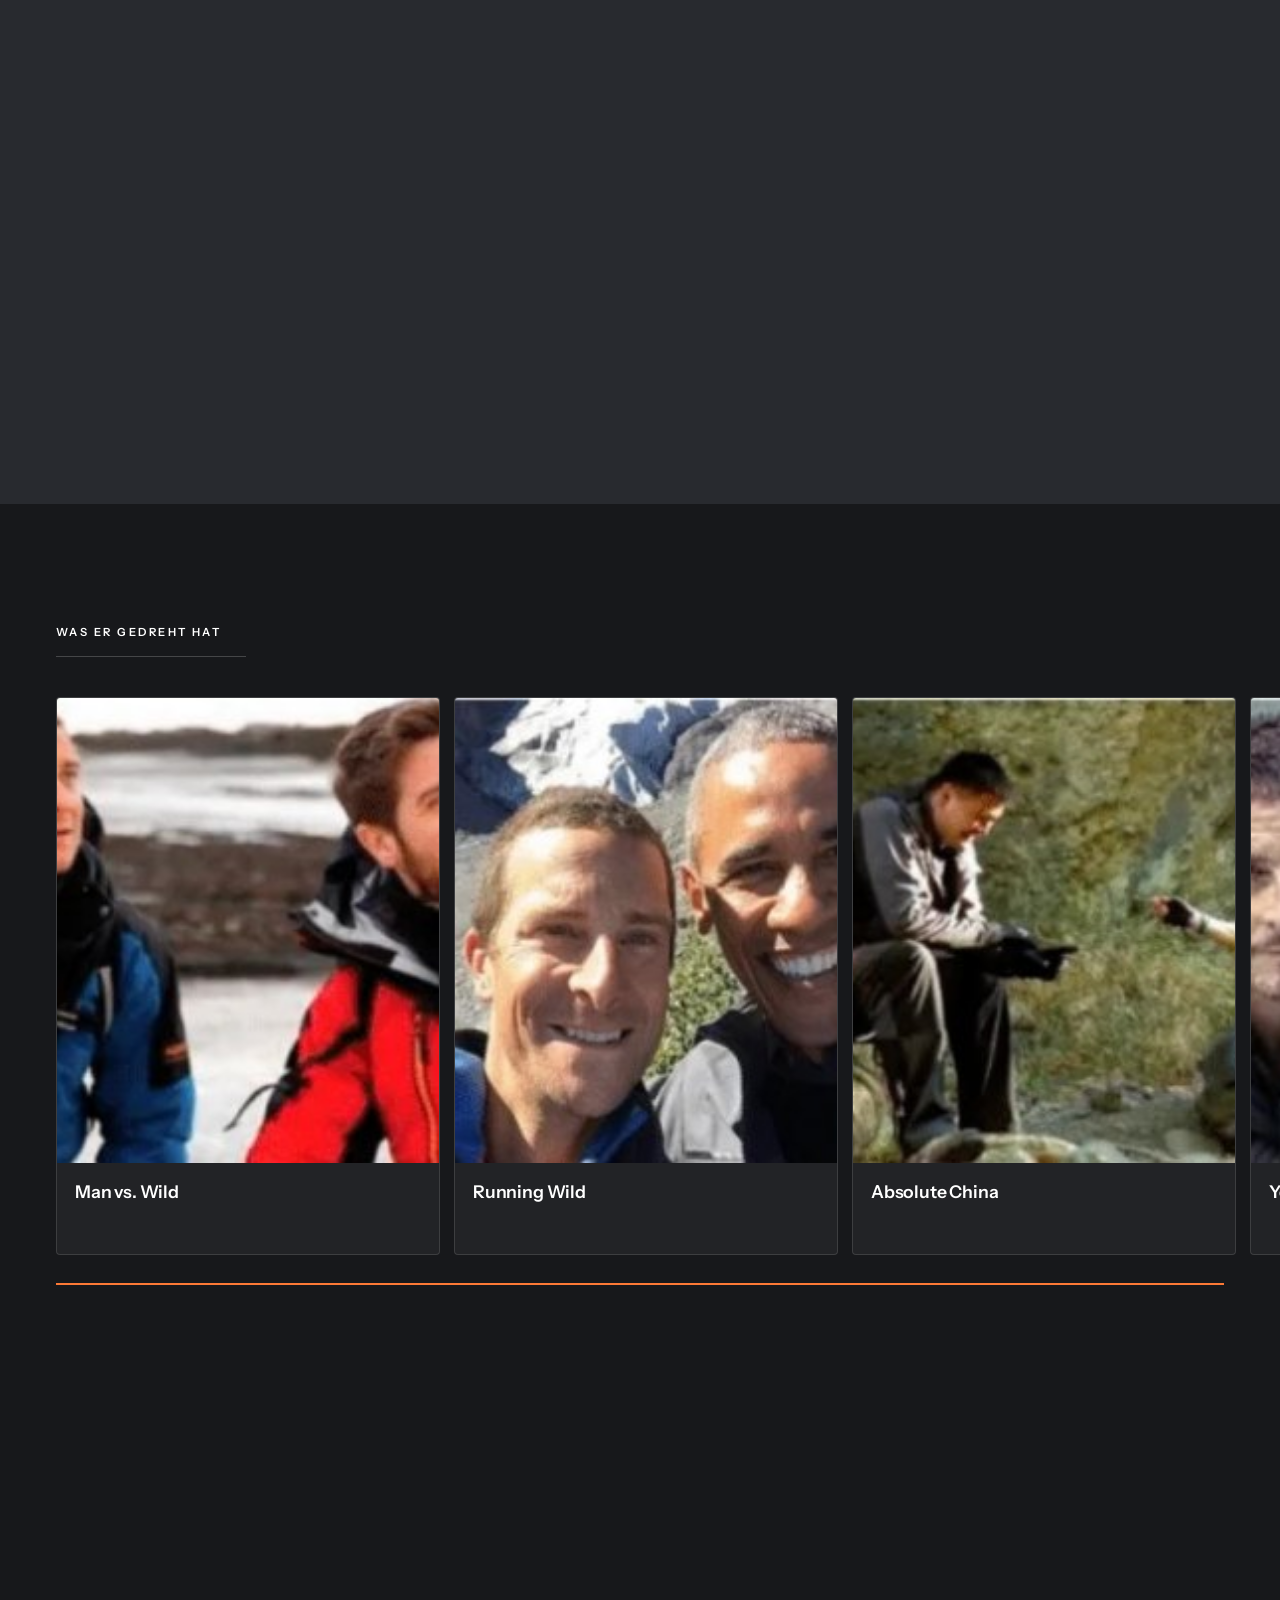
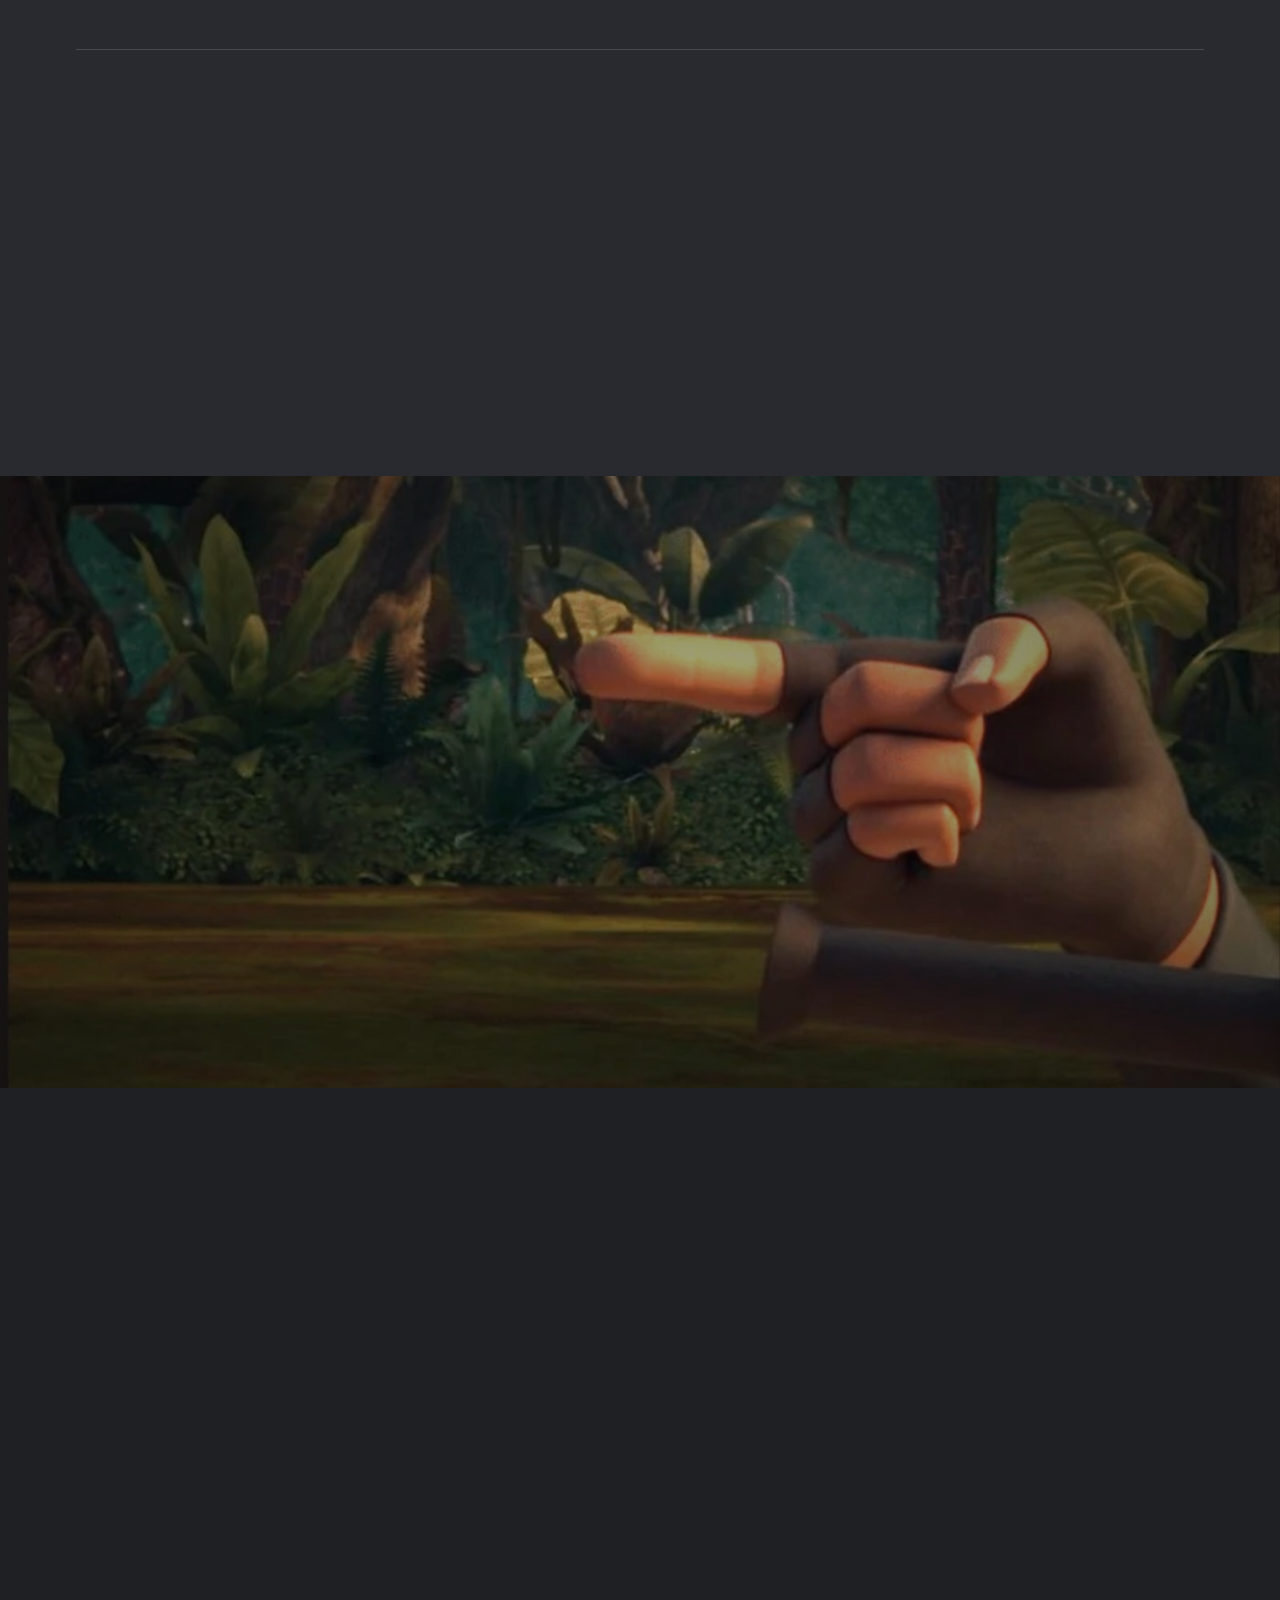
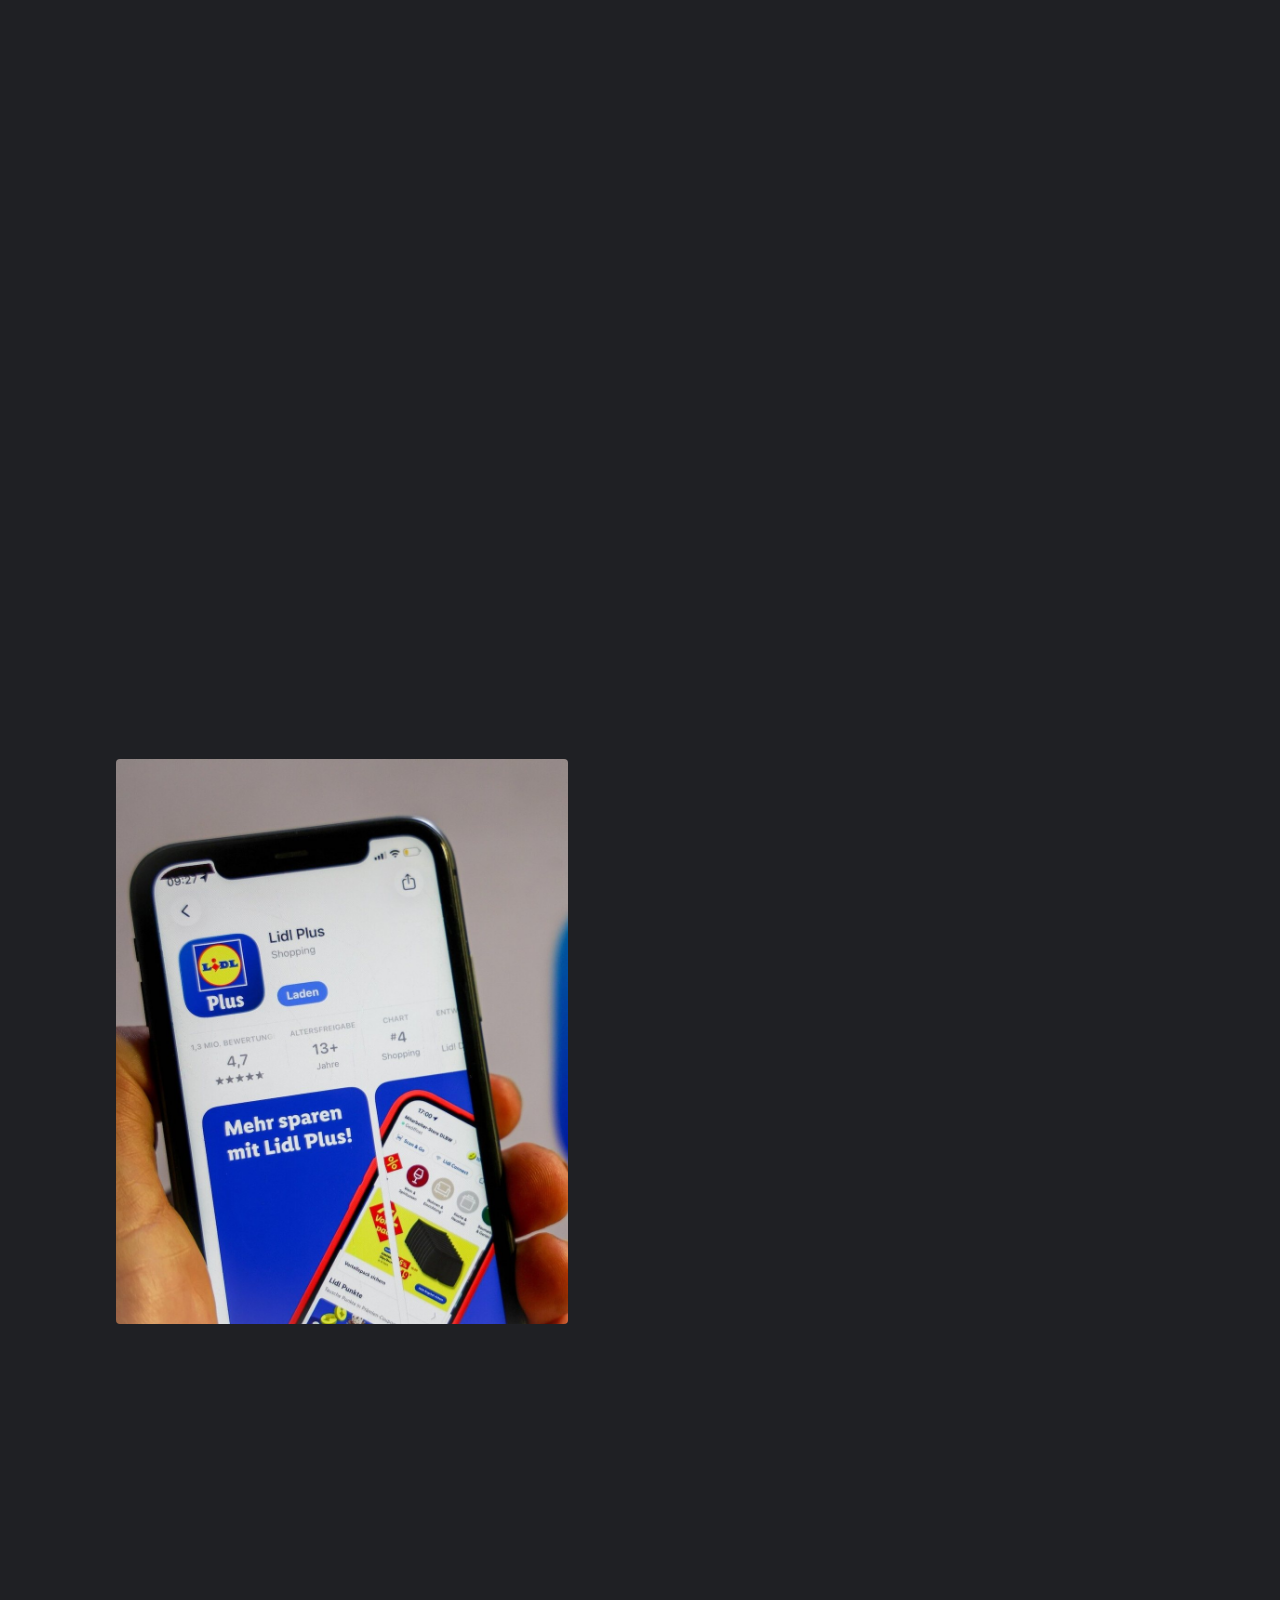
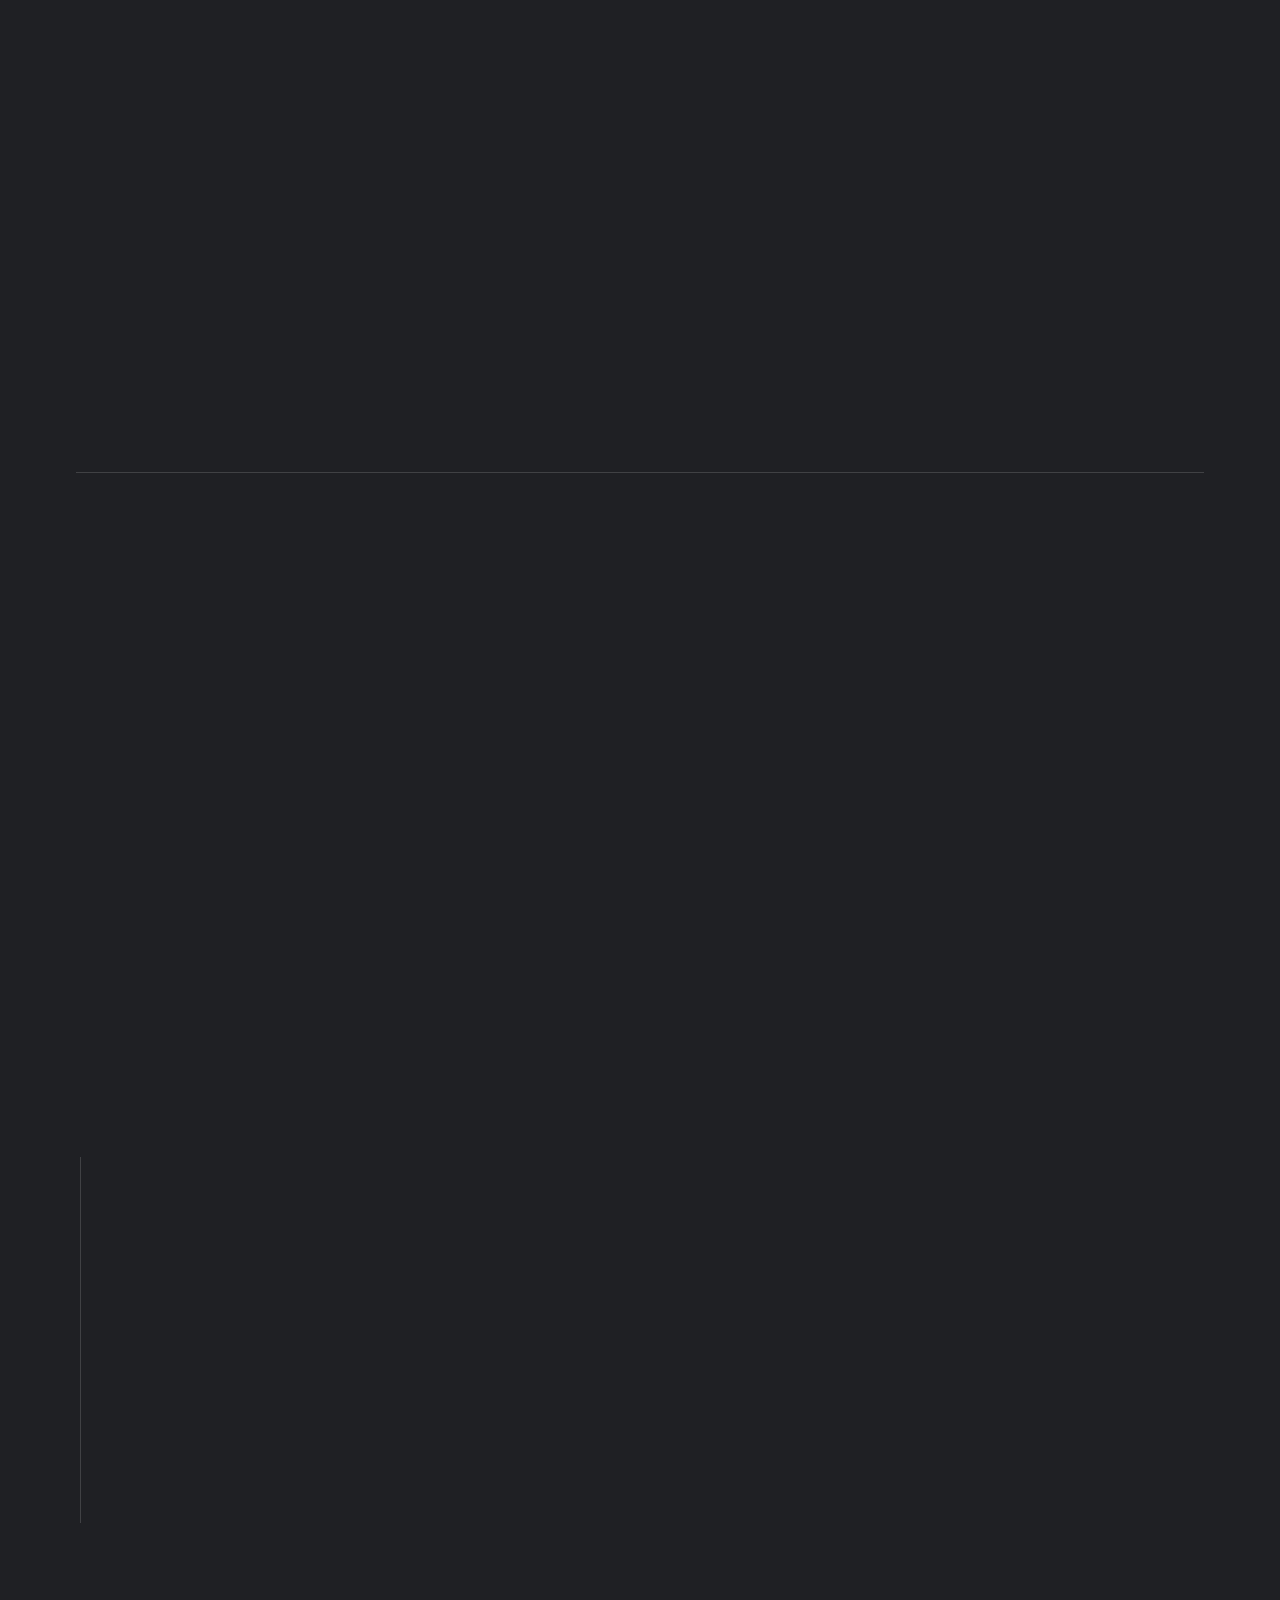
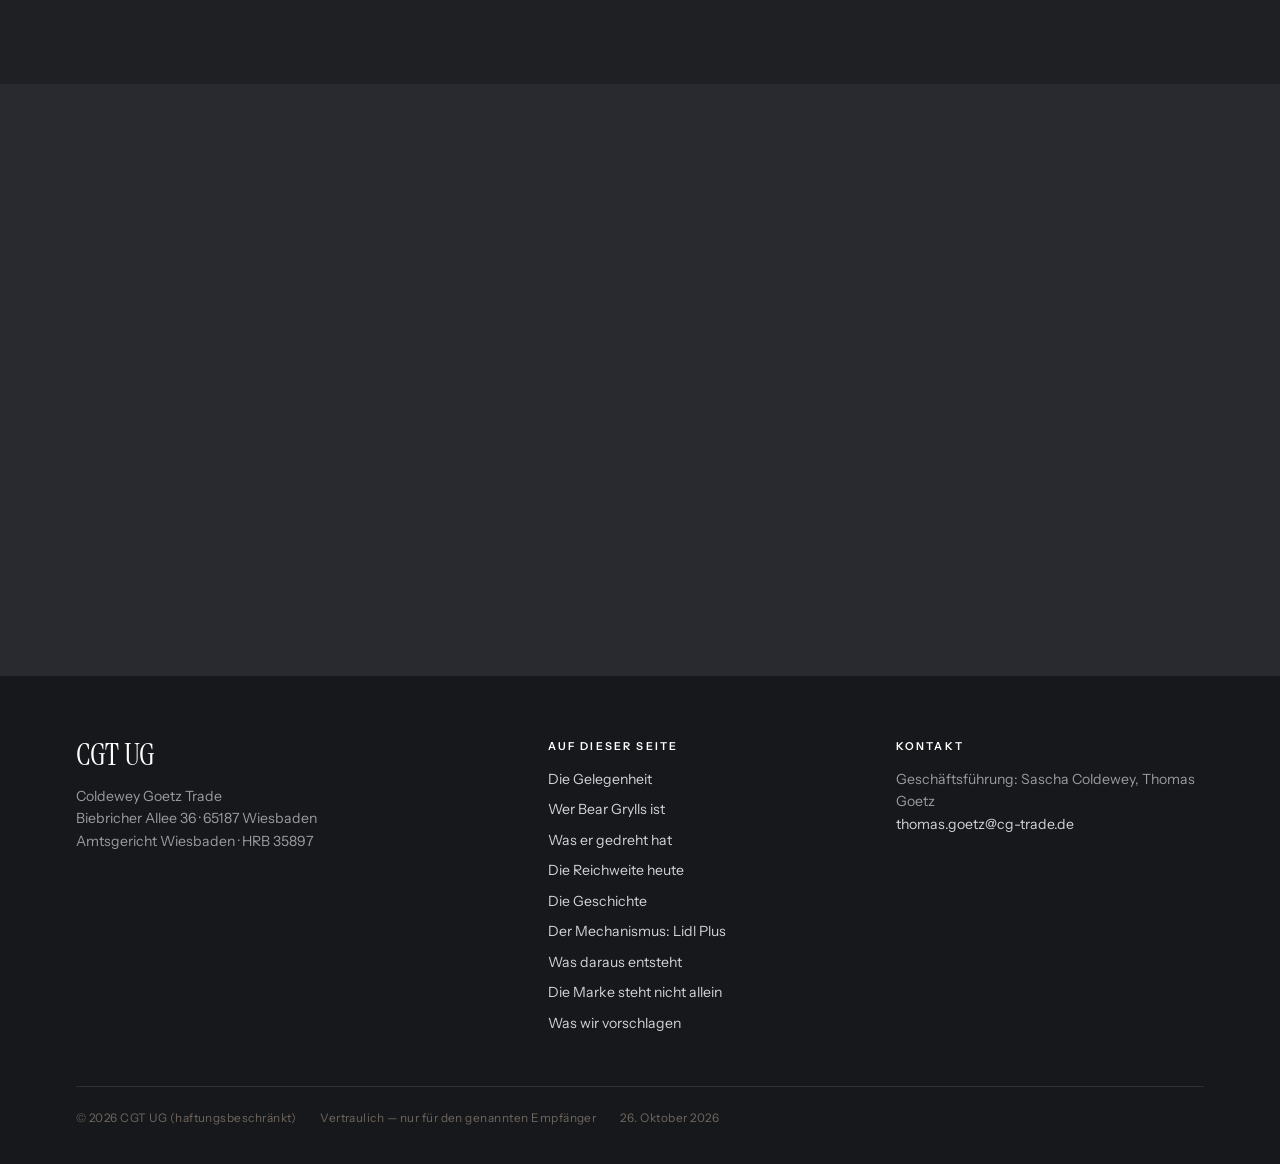
<file: pitch/site/lidl-bear-grylls-4m3qnb/index.html>
<!doctype html>
<html lang="de" class="kein-js">
<head>
<meta charset="utf-8">
<meta name="viewport" content="width=device-width, initial-scale=1, viewport-fit=cover">
<title>Lidl × Bear Grylls</title>
<meta name="description" content="Zwei fertige Animationsfilme, eine weltbekannte Figur — und Lidl Plus als Schlüssel.">

<!-- Pitch-Seiten gehoeren nicht in Suchmaschinen. -->
<meta name="robots" content="noindex, nofollow">

<!-- Vorschau, wenn der Link per Mail oder Messenger geteilt wird -->
<meta property="og:type" content="website">
<meta property="og:title" content="Lidl × Bear Grylls">
<meta property="og:description" content="Zwei fertige Animationsfilme, eine weltbekannte Figur — und Lidl Plus als Schlüssel.">
<meta name="theme-color" content="#0d1117">

<link rel="icon" href="data:image/svg+xml,<svg xmlns='http://www.w3.org/2000/svg' viewBox='0 0 32 32'><rect width='32' height='32' rx='7' fill='%230e6e5c'/><text x='16' y='22' font-family='Arial,sans-serif' font-size='14' font-weight='bold' fill='white' text-anchor='middle'>C</text></svg>">
<link rel="stylesheet" href="assets/schriften.css">
<link rel="stylesheet" href="assets/stil.css">
<style>:root{--akzent:#F3712C;--akzent-dunkel:#F3712C;}</style>
</head>
<body class="schema-dunkel">

<a href="#inhalt" class="knopf" style="position:absolute;left:-9999px;top:0"
   onfocus="this.style.left='8px';this.style.top='8px';this.style.zIndex='99'"
   onblur="this.style.left='-9999px'">Zum Inhalt springen</a>

<!-- ===== Kopfzeile: auf allen Projektseiten gleich ===== -->
<header class="kopf">
  
  <div class="bahn kopf__bahn">
    <a class="kopf__logo" href="#">CGT <span>Coldewey Goetz Trade</span></a>
    <div class="kopf__kunde">LIDL</div>
  </div>
  <div class="fortschritt"></div>
</header>

<header class="hero"><div class="hero__bild" data-parallax="0.22" style="background-image:url('bilder/keyart-hero.jpg');background-position:22% center"></div><div class="hero__schleier"></div><div class="bahn"><div class="hero__paar" data-auftritt><img class="hero__logo hero__logo--partner" src="bilder/lidl-marke.png" alt="LIDL"><span class="hero__mal" aria-hidden="true">&times;</span><img class="hero__logo" src="bilder/bgya-logo-weiss.png" alt="Bear Grylls Young Adventurer"></div><div class="hero__schild" data-auftritt>Pitch für LIDL</div><h1 data-auftritt style="--verzug:80ms">Eine neue Welt des Familienabenteuers</h1><p class="hero__claim" data-auftritt style="--verzug:200ms">Zwei fertige Animationsfilme, eine weltbekannte Figur — und Lidl Plus als Schlüssel.</p><div class="hero__fuss" data-auftritt style="--verzug:320ms"><span>Kanal: Strategische Partnerschaft · Konzeptentwurf</span><span>Stand: 26. Oktober 2026</span><span>Thomas Goetz, CGT UG</span></div></div><div class="hero__runter" aria-hidden="true"></div></header>

<main id="inhalt">
<section class="abschnitt" id="die-gelegenheit"><div class="bahn"><header class="abschnitt__kopf" data-auftritt><span class="marke">01</span><h2>Die Gelegenheit</h2></header>
<p class="fuehrung" data-auftritt>Was, wenn Lidl Familien zusammenbringt — mit einem Abenteuer, das sie sehen, kaufen und erleben können?</p>
<div class="zeichenfelder"><div class="zeichenfeld" data-auftritt style="--verzug:0ms"><svg class="sinnbild" viewBox="0 0 24 24" fill="none" stroke="currentColor" stroke-width="1.5" stroke-linecap="round" stroke-linejoin="round" aria-hidden="true"><path d="M20 13c0 5-3.5 7.5-7.66 8.95a1 1 0 0 1-.67-.01C7.5 20.5 4 18 4 13V6a1 1 0 0 1 1-1c2 0 4.5-1.2 6.24-2.72a1.17 1.17 0 0 1 1.52 0C14.51 3.81 17 5 19 5a1 1 0 0 1 1 1z"/></svg><span class="zeichenfeld__titel">Eine Weltmarke</span><span class="zeichenfeld__text">Bekannt in über 200 Ländern</span></div><div class="zeichenfeld" data-auftritt style="--verzug:60ms"><svg class="sinnbild" viewBox="0 0 24 24" fill="none" stroke="currentColor" stroke-width="1.5" stroke-linecap="round" stroke-linejoin="round" aria-hidden="true"><rect width="18" height="18" x="3" y="3" rx="2"/><path d="M7 3v18M17 3v18M3 7.5h4M17 7.5h4M3 12h18M3 16.5h4M17 16.5h4"/></svg><span class="zeichenfeld__titel">Zwei fertige Filme</span><span class="zeichenfeld__text">Produziert, nicht geplant</span></div><div class="zeichenfeld" data-auftritt style="--verzug:120ms"><svg class="sinnbild" viewBox="0 0 24 24" fill="none" stroke="currentColor" stroke-width="1.5" stroke-linecap="round" stroke-linejoin="round" aria-hidden="true"><rect width="13" height="20" x="5.5" y="2" rx="2.5"/><path d="M12 18h.01"/></svg><span class="zeichenfeld__titel">Lidl Plus</span><span class="zeichenfeld__text">Der Kanal ist vorhanden</span></div><div class="zeichenfeld" data-auftritt style="--verzug:180ms"><svg class="sinnbild" viewBox="0 0 24 24" fill="none" stroke="currentColor" stroke-width="1.5" stroke-linecap="round" stroke-linejoin="round" aria-hidden="true"><path d="M12 21 4.8 13.9C3.4 12.5 2 10.7 2 8.5A4.5 4.5 0 0 1 12 5.6 4.5 4.5 0 0 1 22 8.5c0 2.2-1.4 4-2.8 5.4z"/></svg><span class="zeichenfeld__titel">Ein Erlebnis</span><span class="zeichenfeld__text">Nicht nur ein Logo auf Ware</span></div></div>
</div></section>
<section class="abschnitt abschnitt--hell" id="wer-bear-grylls-ist"><div class="bahn"><header class="abschnitt__kopf" data-auftritt><span class="marke">02</span><h2>Wer Bear Grylls ist</h2></header>
<div class="reiter" data-auftritt><style>#rt1-0:checked~[data-fuer="rt1-0"]{display:grid}#rt1-0:checked~.reiter__leiste label[for="rt1-0"]{color:var(--tinte);border-color:var(--akzent)}#rt1-0:checked~.reiter__leiste label[for="rt1-0"] .sinnbild{opacity:1}#rt1-1:checked~[data-fuer="rt1-1"]{display:grid}#rt1-1:checked~.reiter__leiste label[for="rt1-1"]{color:var(--tinte);border-color:var(--akzent)}#rt1-1:checked~.reiter__leiste label[for="rt1-1"] .sinnbild{opacity:1}#rt1-2:checked~[data-fuer="rt1-2"]{display:grid}#rt1-2:checked~.reiter__leiste label[for="rt1-2"]{color:var(--tinte);border-color:var(--akzent)}#rt1-2:checked~.reiter__leiste label[for="rt1-2"] .sinnbild{opacity:1}</style><input class="reiter__schalter" type="radio" name="rt1" id="rt1-0" checked><input class="reiter__schalter" type="radio" name="rt1" id="rt1-1"><input class="reiter__schalter" type="radio" name="rt1" id="rt1-2"><div class="reiter__leiste"><label class="reiter__knopf" for="rt1-0"><svg class="sinnbild" viewBox="0 0 24 24" fill="none" stroke="currentColor" stroke-width="1.5" stroke-linecap="round" stroke-linejoin="round" aria-hidden="true"><path d="m8 3 4 8 5-5 5 15H2L8 3z"/></svg><span>Der Mann</span></label><label class="reiter__knopf" for="rt1-1"><svg class="sinnbild" viewBox="0 0 24 24" fill="none" stroke="currentColor" stroke-width="1.5" stroke-linecap="round" stroke-linejoin="round" aria-hidden="true"><circle cx="12" cy="12" r="10"/><path d="M2 12h20M12 2a15.3 15.3 0 0 1 4 10 15.3 15.3 0 0 1-4 10 15.3 15.3 0 0 1-4-10 15.3 15.3 0 0 1 4-10z"/></svg><span>Die Reichweite</span></label><label class="reiter__knopf" for="rt1-2"><svg class="sinnbild" viewBox="0 0 24 24" fill="none" stroke="currentColor" stroke-width="1.5" stroke-linecap="round" stroke-linejoin="round" aria-hidden="true"><path d="M16 21v-2a4 4 0 0 0-4-4H6a4 4 0 0 0-4 4v2"/><circle cx="9" cy="7" r="4"/><path d="M22 21v-2a4 4 0 0 0-3-3.9M16 3.1a4 4 0 0 1 0 7.8"/></svg><span>Warum Familien</span></label></div><div class="reiter__blatt" data-fuer="rt1-0"><div><p data-auftritt>Soldat der 21 SAS. Everest-Besteiger. Nummer-1-Bestsellerautor.</p>
<p data-auftritt>Von 2009 bis 2024 <strong>Chief Scout des Vereinigten Königreichs</strong> — der jüngste je ernannte. Seit 2018 erster <strong>Chief Ambassador of World Scouting</strong>.</p>
<p data-auftritt><em>Never give up.</em></p></div></div><div class="reiter__blatt" data-fuer="rt1-1"><div><p data-auftritt>Über <strong>zwei Milliarden</strong> Fernsehzuschauer in mehr als <strong>200 Ländern</strong>. <strong>20 Millionen</strong> verkaufte Bücher in 30 Sprachen.</p></div></div><div class="reiter__blatt" data-fuer="rt1-2"><div><p data-auftritt>Galionsfigur für <strong>60 Millionen Pfadfinder</strong>. Keine Hype-Figur, sondern eine Haltung: draußen sein, nicht aufgeben, einander helfen.</p>
<p data-auftritt>Eltern müssen bei dieser Marke nicht überlegen, ob sie passt.</p></div></div></div>
<div class="laufband" data-auftritt><div class="laufband__zug"><span class="laufband__glied">Netflix</span><span class="laufband__glied">BBC</span><span class="laufband__glied">Discovery</span><span class="laufband__glied">National Geographic</span><span class="laufband__glied">NBC</span><span class="laufband__glied">ITV</span><span class="laufband__glied">Disney</span><span class="laufband__glied">Apple TV+</span><span class="laufband__glied">Amazon Prime</span></div><div class="laufband__zug" aria-hidden="true"><span class="laufband__glied">Netflix</span><span class="laufband__glied">BBC</span><span class="laufband__glied">Discovery</span><span class="laufband__glied">National Geographic</span><span class="laufband__glied">NBC</span><span class="laufband__glied">ITV</span><span class="laufband__glied">Disney</span><span class="laufband__glied">Apple TV+</span><span class="laufband__glied">Amazon Prime</span></div></div>
</div></section>
<section class="quer" id="was-er-gedreht-hat" style="--anzahl:7"><div class="quer__buehne"><div class="quer__klebe"><div class="quer__kopf"><span class="marke">Was er gedreht hat</span></div><div class="quer__spur"><article class="querkarte querkarte--mit-bild"><div class="querkarte__bild"><img src="bilder/show-manvswild.jpg" alt="Man vs. Wild" loading="lazy" decoding="async"></div><div class="querkarte__text"><h3>Man vs. Wild</h3><p data-auftritt>1,2 Mrd. Zuschauer weltweit.</p></div></article><article class="querkarte querkarte--mit-bild"><div class="querkarte__bild"><img src="bilder/show-runningwild.jpg" alt="Running Wild" loading="lazy" decoding="async"></div><div class="querkarte__text"><h3>Running Wild</h3><p data-auftritt>120 Mio. Zuschauer in den USA.</p></div></article><article class="querkarte querkarte--mit-bild"><div class="querkarte__bild"><img src="bilder/show-china.jpg" alt="Absolute China" loading="lazy" decoding="async"></div><div class="querkarte__text"><h3>Absolute China</h3><p data-auftritt>Drittplatzierte Sendung in China.</p></div></article><article class="querkarte querkarte--mit-bild"><div class="querkarte__bild"><img src="bilder/show-youvswild.jpg" alt="You vs. Wild" loading="lazy" decoding="async"></div><div class="querkarte__text"><h3>You vs. Wild</h3><p data-auftritt>25 Mio. Abrufe in 28 Tagen. Zwei Emmys.</p></div></article><article class="querkarte querkarte--mit-bild"><div class="querkarte__bild"><img src="bilder/show-toughestrace.jpg" alt="World&#x27;s Toughest Race" loading="lazy" decoding="async"></div><div class="querkarte__text"><h3>World&#x27;s Toughest Race</h3><p data-auftritt>Zum Start Platz 1 auf Amazon Prime.</p></div></article><article class="querkarte querkarte--mit-bild"><div class="querkarte__bild"><img src="bilder/show-island.jpg" alt="The Island" loading="lazy" decoding="async"></div><div class="querkarte__text"><h3>The Island</h3><p data-auftritt>110 Mio. Zuschauer in Europa.</p></div></article><article class="querkarte"><div class="querkarte__text"><svg class="sinnbild sinnbild--karte" viewBox="0 0 24 24" fill="none" stroke="currentColor" stroke-width="1.5" stroke-linecap="round" stroke-linejoin="round" aria-hidden="true"><path d="M11.5 2.6a.6.6 0 0 1 1 0l2.4 5 5.4.8a.6.6 0 0 1 .35 1l-3.9 3.8.9 5.4a.6.6 0 0 1-.87.63L12 16.7l-4.8 2.53a.6.6 0 0 1-.87-.63l.9-5.4-3.9-3.8a.6.6 0 0 1 .34-1l5.4-.8z"/></svg><h3>Zwei für Netflix</h3><p data-auftritt><em>Celebrity Bear Hunt</em> und <em>Animals on the Loose</em> — beide zum Start auf <strong>Platz 1</strong>.</p></div></article></div><div class="quer__balken"><i></i></div><div class="quer__fuss"><p class="quer__hinweis">Seitlich wischen &rarr;</p><div class="quer__steuer"><button class="slider__knopf" data-blaettern="zurueck" type="button" aria-label="Vorheriges">&#8592;</button><button class="slider__knopf" data-blaettern="vor" type="button" aria-label="Nächstes">&#8594;</button></div></div></div></div></section>
<section class="abschnitt abschnitt--hell" id="die-reichweite-heute"><div class="bahn"><header class="abschnitt__kopf" data-auftritt><span class="marke">03</span><h2>Die Reichweite heute</h2></header>
<p class="fuehrung" data-auftritt>Reichweite muss nicht eingekauft werden. Sie ist vorhanden — jeden Tag, ohne Mediabudget.</p>
<div class="kanaele"><div class="kanal" data-auftritt style="--markenfarbe:#1877F2;--verzug:0ms"><span class="kanal__logo"><svg class="markenzeichen" viewBox="0 0 24 24" fill="currentColor" aria-hidden="true"><path d="M9.101 23.691v-7.98H6.627v-3.667h2.474v-1.58c0-4.085 1.848-5.978 5.858-5.978.401 0 .955.042 1.468.103a8.68 8.68 0 0 1 1.141.195v3.325a8.623 8.623 0 0 0-.653-.036 26.805 26.805 0 0 0-.733-.009c-.707 0-1.259.096-1.675.309a1.686 1.686 0 0 0-.679.622c-.258.42-.374.995-.374 1.752v1.297h3.919l-.386 2.103-.287 1.564h-3.246v8.245C19.396 23.238 24 18.179 24 12.044c0-6.627-5.373-12-12-12s-12 5.373-12 12c0 5.628 3.874 10.35 9.101 11.647Z"/></svg></span><span class="kanal__wert">13 Mio.</span><span class="kanal__name">Facebook</span><span class="kanal__quelle">Facebook-Seite, abgerufen am 26.10.2026</span></div><div class="kanal" data-auftritt style="--markenfarbe:#E4405F;--verzug:70ms"><span class="kanal__logo"><svg class="markenzeichen" viewBox="0 0 24 24" fill="currentColor" aria-hidden="true"><path d="M12 0C8.74 0 8.333.015 7.053.072 5.775.132 4.905.333 4.14.63c-.789.306-1.459.717-2.126 1.384S.935 3.35.63 4.14C.333 4.905.131 5.775.072 7.053.012 8.333 0 8.74 0 12s.015 3.667.072 4.947c.06 1.277.261 2.148.558 2.913.306.788.717 1.459 1.384 2.126.667.666 1.336 1.079 2.126 1.384.766.296 1.636.499 2.913.558C8.333 23.988 8.74 24 12 24s3.667-.015 4.947-.072c1.277-.06 2.148-.262 2.913-.558.788-.306 1.459-.718 2.126-1.384.666-.667 1.079-1.335 1.384-2.126.296-.765.499-1.636.558-2.913.06-1.28.072-1.687.072-4.947s-.015-3.667-.072-4.947c-.06-1.277-.262-2.149-.558-2.913-.306-.789-.718-1.459-1.384-2.126C21.319 1.347 20.651.935 19.86.63c-.765-.297-1.636-.499-2.913-.558C15.667.012 15.26 0 12 0zm0 2.16c3.203 0 3.585.016 4.85.071 1.17.055 1.805.249 2.227.415.562.217.96.477 1.382.896.419.42.679.819.896 1.381.164.422.36 1.057.413 2.227.057 1.266.07 1.646.07 4.85s-.015 3.585-.074 4.85c-.061 1.17-.256 1.805-.421 2.227-.224.562-.479.96-.899 1.382-.419.419-.824.679-1.38.896-.42.164-1.065.36-2.235.413-1.274.057-1.649.07-4.859.07-3.211 0-3.586-.015-4.859-.074-1.171-.061-1.816-.256-2.236-.421-.569-.224-.96-.479-1.379-.899-.421-.419-.69-.824-.9-1.38-.165-.42-.359-1.065-.42-2.235-.045-1.26-.061-1.649-.061-4.844 0-3.196.016-3.586.061-4.861.061-1.17.255-1.814.42-2.234.21-.57.479-.96.9-1.381.419-.419.81-.689 1.379-.898.42-.166 1.051-.361 2.221-.421 1.275-.045 1.65-.06 4.859-.06zm0 3.678a6.162 6.162 0 1 0 0 12.324 6.162 6.162 0 0 0 0-12.324zM12 16a4 4 0 1 1 0-8 4 4 0 0 1 0 8zm7.846-10.405a1.441 1.441 0 1 1-2.881 0 1.441 1.441 0 0 1 2.881 0z"/></svg></span><span class="kanal__wert">8,6 Mio.</span><span class="kanal__name">@beargrylls</span><span class="kanal__quelle">Instagram-Profil, abgerufen am 26.10.2026</span></div><div class="kanal" data-auftritt style="--markenfarbe:#FF0000;--verzug:140ms"><span class="kanal__logo"><svg class="markenzeichen" viewBox="0 0 24 24" fill="currentColor" aria-hidden="true"><path d="M23.498 6.186a3.016 3.016 0 0 0-2.122-2.136C19.505 3.545 12 3.545 12 3.545s-7.505 0-9.377.505A3.017 3.017 0 0 0 .502 6.186C0 8.07 0 12 0 12s0 3.93.502 5.814a3.016 3.016 0 0 0 2.122 2.136c1.871.505 9.376.505 9.376.505s7.505 0 9.377-.505a3.015 3.015 0 0 0 2.122-2.136C24 15.93 24 12 24 12s0-3.93-.502-5.814zM9.545 15.568V8.432L15.818 12l-6.273 3.568z"/></svg></span><span class="kanal__wert">635.000</span><span class="kanal__name">255 Videos</span><span class="kanal__quelle">YouTube-Kanal, abgerufen am 26.10.2026</span></div><div class="kanal" data-auftritt style="--verzug:210ms"><span class="kanal__logo"><svg class="markenzeichen" viewBox="0 0 24 24" fill="currentColor" aria-hidden="true"><path d="M12.525.02c1.31-.02 2.61-.01 3.91-.02.08 1.53.63 3.09 1.75 4.17 1.12 1.11 2.7 1.62 4.24 1.79v4.03c-1.44-.05-2.89-.35-4.2-.97-.57-.26-1.1-.59-1.62-.93-.01 2.92.01 5.84-.02 8.75-.08 1.4-.54 2.79-1.35 3.94-1.31 1.92-3.58 3.17-5.91 3.21-1.43.08-2.86-.31-4.08-1.03-2.02-1.19-3.44-3.37-3.65-5.71-.02-.5-.03-1-.01-1.49.18-1.9 1.12-3.72 2.58-4.96 1.66-1.44 3.98-2.13 6.15-1.72.02 1.48-.04 2.96-.04 4.44-.99-.32-2.15-.23-3.02.37-.63.41-1.11 1.04-1.36 1.75-.21.51-.15 1.07-.14 1.61.24 1.64 1.82 3.02 3.5 2.87 1.12-.01 2.19-.66 2.77-1.61.19-.33.4-.67.41-1.06.1-1.79.06-3.57.07-5.36.01-4.03-.01-8.05.02-12.07z"/></svg></span><span class="kanal__wert">428.900</span><span class="kanal__name">2,6 Mio. Likes</span><span class="kanal__quelle">TikTok-Profil, abgerufen am 26.10.2026</span></div></div>
<p data-auftritt><strong>Nachgezählt: rund 22,7 Millionen Follower.</strong> X und Weibo sind nicht enthalten. Der Lizenzgeber nennt 23 Millionen — die Einzelzahlen bestätigen das, statt es zu behaupten.</p>
<div class="belege"><div class="beleg" data-auftritt style="--verzug:0ms"><div class="beleg__wert">3,6 Mrd.</div><div class="beleg__text"><span class="beleg__was">Online-Impressionen, eine YouTube-Folge mit dem indischen Premierminister</span><span class="beleg__quelle">Lizenzunterlagen YBG Films Ltd, 2025</span></div></div><div class="beleg" data-auftritt style="--verzug:70ms"><div class="beleg__wert">24,5 Mio.</div><div class="beleg__text"><span class="beleg__was">Aufrufe des Promos zu <em>Into the Wild</em> mit Akshay Kumar</span><span class="beleg__quelle">Lizenzunterlagen YBG Films Ltd, 2025</span></div></div></div>
<p data-auftritt>Schwerpunkte: Großbritannien, USA, <strong>Indien und China</strong>. Bear wäre laut Konzept über Premieren, Interviews und seine eigenen Kanäle eingebunden — vorausgesetzt, seine Mitwirkung wird vertraglich gesichert.</p>
</div></section>
<section class="kapitel"><div class="kapitel__bild" style="background-image:url('bilder/keyart-band.jpg')"></div><div class="kapitel__schleier"></div><div class="bahn"><div data-auftritt><span class="kapitel__nummer">Der Inhalt</span><h2 data-auftritt>Zwei Filme sind fertig.</h2>
<p data-auftritt>Kein Entwicklungsprojekt, keine Absichtserklärung.</p></div></div></section>
<section class="abschnitt" id="die-geschichte"><div class="bahn"><header class="abschnitt__kopf" data-auftritt><span class="marke">04</span><h2>Die Geschichte</h2></header>
<p class="fuehrung" data-auftritt><strong>Green Squad</strong> — ein Kinderteam in einer verdeckten Rettungsorganisation. Der neueste Rekrut: ein vierzehnjähriger Bear Grylls.</p>
<div class="karten karten--zwei"><div data-auftritt style="--verzug:0ms"><article class="karte"><div class="karte__text"><span class="karte__zeichen"><svg class="sinnbild sinnbild--karte" viewBox="0 0 24 24" fill="none" stroke="currentColor" stroke-width="1.5" stroke-linecap="round" stroke-linejoin="round" aria-hidden="true"><path d="M11 20A7 7 0 0 1 9.8 6.1C15.5 5 17 4.5 19 2c1 2 2 4.2 2 8 0 5.5-4.8 10-10 10z"/><path d="M2 21c0-3 1.9-5.4 5.1-6"/></svg></span><h3>Endangered · 91 Minuten</h3><p data-auftritt>Borneo und Sumatra. Regenwald statt Klassenzimmer, Abholzung und Artensterben. Tödliche Raubtiere, ein wütendes Nashorn, zu freundliche Orang-Utans.</p>
<p data-auftritt>Die härteste Prüfung: Bear muss beweisen, dass er ins Team gehört.</p></div></article></div><div data-auftritt style="--verzug:90ms"><article class="karte"><div class="karte__text"><span class="karte__zeichen"><svg class="sinnbild sinnbild--karte" viewBox="0 0 24 24" fill="none" stroke="currentColor" stroke-width="1.5" stroke-linecap="round" stroke-linejoin="round" aria-hidden="true"><path d="M12 2v20M4.2 7 19.8 17M19.8 7 4.2 17M12 6.2 9.3 3.5M12 6.2l2.7-2.7M12 17.8l-2.7 2.7M12 17.8l2.7 2.7"/></svg></span><h3>Icebreaker · 96 Minuten</h3><p data-auftritt>Sibirien und Polarkreis. Ein abgestürztes Frachtflugzeug, Menschenleben in Gefahr, weit unter null.</p>
<p data-auftritt>Whiteout-Stürme, Wölfe, eine Lawine. Diesmal muss die Green Squad sich selbst retten.</p></div></article></div></div>
<p class="fuehrung" data-auftritt><strong>Der Vorschlag:</strong> ein exklusives Ansichtsfenster für Lidl-Kundinnen und -Kunden — vorbehaltlich Rechten, Territorien und Machbarkeit.</p>
</div></section>
<section class="abschnitt" id="der-mechanismus-lidl-plus"><div class="bahn"><header class="abschnitt__kopf" data-auftritt><span class="marke">05</span><h2>Der Mechanismus: Lidl Plus</h2></header>
<p class="fuehrung" data-auftritt>Hier entsteht der Wert. Nicht in der Lizenz, sondern in der Verbindung von Regal, App und Film.</p>
<div class="bildwand"><figure class="bildwand__bild"><img src="bilder/lidl-plus-foto.jpg" alt="" loading="lazy" decoding="async"></figure><div class="bildwand__schritte"><div class="bildwand__schritt" data-auftritt><span class="bildwand__zahl">01</span><h3>Entdecken</h3><p data-auftritt>Aktionsfläche, Handzettel, Regal.</p></div><div class="bildwand__schritt" data-auftritt><span class="bildwand__zahl">02</span><h3>Kaufen</h3><p data-auftritt>Aktionsprodukte mitnehmen.</p></div><div class="bildwand__schritt" data-auftritt><span class="bildwand__zahl">03</span><h3>Freischalten</h3><p data-auftritt>QR-Code über Lidl Plus einlösen.</p></div><div class="bildwand__schritt" data-auftritt><span class="bildwand__zahl">04</span><h3>Ansehen</h3><p data-auftritt>Zu Hause gemeinsam schauen. Kein Streamingdienst dazwischen.</p></div><div class="bildwand__schritt" data-auftritt><span class="bildwand__zahl">05</span><h3>Wiederkommen</h3><p data-auftritt>Zurück in den Markt für das nächste Abenteuer.</p></div></div></div>
<div class="belege"><div class="beleg" data-auftritt style="--verzug:0ms"><div class="beleg__wert">über 100 Mio.</div><div class="beleg__text"><span class="beleg__was">Nutzer der Lidl-Plus-App weltweit, nach Angaben von Lidl</span><span class="beleg__quelle">Lidl, zitiert in Presseberichten; Angabe rund ein Jahr alt</span></div></div></div>
<p data-auftritt><strong>Vorher zu klären:</strong> Einkaufsschwellen, Teilnahmebedingungen, Schutz von Kinderdaten. Das gehört in die Machbarkeitsprüfung.</p>
</div></section>
<section class="abschnitt abschnitt--hell" id="was-daraus-entsteht"><div class="bahn"><header class="abschnitt__kopf" data-auftritt><span class="marke">06</span><h2>Was daraus entsteht</h2></header>
<div class="reiter" data-auftritt><style>#rt2-0:checked~[data-fuer="rt2-0"]{display:grid}#rt2-0:checked~.reiter__leiste label[for="rt2-0"]{color:var(--tinte);border-color:var(--akzent)}#rt2-0:checked~.reiter__leiste label[for="rt2-0"] .sinnbild{opacity:1}#rt2-1:checked~[data-fuer="rt2-1"]{display:grid}#rt2-1:checked~.reiter__leiste label[for="rt2-1"]{color:var(--tinte);border-color:var(--akzent)}#rt2-1:checked~.reiter__leiste label[for="rt2-1"] .sinnbild{opacity:1}#rt2-2:checked~[data-fuer="rt2-2"]{display:grid}#rt2-2:checked~.reiter__leiste label[for="rt2-2"]{color:var(--tinte);border-color:var(--akzent)}#rt2-2:checked~.reiter__leiste label[for="rt2-2"] .sinnbild{opacity:1}</style><input class="reiter__schalter" type="radio" name="rt2" id="rt2-0" checked><input class="reiter__schalter" type="radio" name="rt2" id="rt2-1"><input class="reiter__schalter" type="radio" name="rt2" id="rt2-2"><div class="reiter__leiste"><label class="reiter__knopf" for="rt2-0"><svg class="sinnbild" viewBox="0 0 24 24" fill="none" stroke="currentColor" stroke-width="1.5" stroke-linecap="round" stroke-linejoin="round" aria-hidden="true"><circle cx="9" cy="20.5" r="1.3"/><circle cx="18" cy="20.5" r="1.3"/><path d="M2 2.5h2.6l2.7 12.1a2 2 0 0 0 2 1.6h8.5a2 2 0 0 0 2-1.5l1.7-7.2H5.4"/></svg><span>Die Produkte</span></label><label class="reiter__knopf" for="rt2-1"><svg class="sinnbild" viewBox="0 0 24 24" fill="none" stroke="currentColor" stroke-width="1.5" stroke-linecap="round" stroke-linejoin="round" aria-hidden="true"><path d="M3 21 13.5 3M10.5 3 21 21M3 21h18M12 12.5 16.5 21M12 12.5 7.5 21"/></svg><span>Das Erlebnis</span></label><label class="reiter__knopf" for="rt2-2"><svg class="sinnbild" viewBox="0 0 24 24" fill="none" stroke="currentColor" stroke-width="1.5" stroke-linecap="round" stroke-linejoin="round" aria-hidden="true"><path d="M3 20.5h18M7 20.5V14M12 20.5V8.5M17 20.5v-16"/></svg><span>Der Nutzen</span></label></div><div class="reiter__blatt" data-fuer="rt2-0"><div><p data-auftritt>Schmal starten, nicht breit. Eine kuratierte Kollektion schlägt ein großes Sortiment ohne Haltung.</p><div class="zeichenfelder"><div class="zeichenfeld" data-auftritt style="--verzug:0ms"><svg class="sinnbild" viewBox="0 0 24 24" fill="none" stroke="currentColor" stroke-width="1.5" stroke-linecap="round" stroke-linejoin="round" aria-hidden="true"><path d="M4 10.5A4.5 4.5 0 0 1 8.5 6h7a4.5 4.5 0 0 1 4.5 4.5V19a2 2 0 0 1-2 2H6a2 2 0 0 1-2-2z"/><path d="M8.5 6V4.5A2.5 2.5 0 0 1 11 2h2a2.5 2.5 0 0 1 2.5 2.5V6M8.5 21v-4.5A1.5 1.5 0 0 1 10 15h4a1.5 1.5 0 0 1 1.5 1.5V21M9 10.5h6"/></svg><span class="zeichenfeld__titel">Rucksäcke</span><span class="zeichenfeld__text">und Trinkflaschen</span></div><div class="zeichenfeld" data-auftritt style="--verzug:60ms"><svg class="sinnbild" viewBox="0 0 24 24" fill="none" stroke="currentColor" stroke-width="1.5" stroke-linecap="round" stroke-linejoin="round" aria-hidden="true"><path d="M20 13c0 5-3.5 7.5-7.66 8.95a1 1 0 0 1-.67-.01C7.5 20.5 4 18 4 13V6a1 1 0 0 1 1-1c2 0 4.5-1.2 6.24-2.72a1.17 1.17 0 0 1 1.52 0C14.51 3.81 17 5 19 5a1 1 0 0 1 1 1z"/></svg><span class="zeichenfeld__titel">Explorerjacken</span><span class="zeichenfeld__text">für Kinder und Familie</span></div><div class="zeichenfeld" data-auftritt style="--verzug:120ms"><svg class="sinnbild" viewBox="0 0 24 24" fill="none" stroke="currentColor" stroke-width="1.5" stroke-linecap="round" stroke-linejoin="round" aria-hidden="true"><path d="M3 21 13.5 3M10.5 3 21 21M3 21h18M12 12.5 16.5 21M12 12.5 7.5 21"/></svg><span class="zeichenfeld__titel">Camping-Basics</span><span class="zeichenfeld__text">und Outdoor-Spiele</span></div><div class="zeichenfeld" data-auftritt style="--verzug:180ms"><svg class="sinnbild" viewBox="0 0 24 24" fill="none" stroke="currentColor" stroke-width="1.5" stroke-linecap="round" stroke-linejoin="round" aria-hidden="true"><path d="M4 2v6a3 3 0 0 0 3 3 3 3 0 0 0 3-3V2M7 2v9M7 11v11M18 2c-1.6 2-2.2 4.2-2.2 7 0 2 .8 3.2 2.2 3.2V22"/></svg><span class="zeichenfeld__titel">Mission Food</span><span class="zeichenfeld__text">ausgewählte Snacks</span></div></div><p data-auftritt>Jedes Produkt braucht einen Preispunkt und einen Grund zu existieren. Lidl kennt Preislagen und Fläche, die Lizenzseite bringt Figur und Geschichte.</p></div></div><div class="reiter__blatt" data-fuer="rt2-1"><div><p data-auftritt>Familien-Abenteuerwochenenden. Naturchallenges. Ferienaktionen. Gewinnerlebnisse.</p>
<p data-auftritt>Die Kampagne soll Erinnerungen schaffen, nicht Impressionen zählen.</p>
<p data-auftritt>Als Zusatz, nicht als Fundament: eine Verbindung zu bestehenden Lidl-Initiativen zu Nachhaltigkeit und Familie — mit Ihrem CSR-Team zu entwickeln, mit belegbaren Aussagen.</p></div></div><div class="reiter__blatt" data-fuer="rt2-2"><div><p data-auftritt><strong>Für Lidl:</strong> Kategorieumsatz und Frequenz. Bindung über Lidl Plus. Eine Erzählung, die kein Wettbewerber nachkaufen kann.</p>
<p data-auftritt><strong>Für die Rechteinhaber:</strong> Lizenzwert, Filmreichweite, die Perspektive auf ein Franchise statt einer Aktion.</p>
<p data-auftritt>Gemessen wird am inkrementellen Ergebnis — nicht an Reichweitenzahlen.</p></div></div></div>
</div></section>
<section class="abschnitt" id="die-marke-steht-nicht-allein"><div class="bahn"><header class="abschnitt__kopf" data-auftritt><span class="marke">07</span><h2>Die Marke steht nicht allein</h2></header>
<div class="zeichenfelder"><div class="zeichenfeld" data-auftritt style="--verzug:0ms"><svg class="sinnbild" viewBox="0 0 24 24" fill="none" stroke="currentColor" stroke-width="1.5" stroke-linecap="round" stroke-linejoin="round" aria-hidden="true"><rect width="18" height="18" x="3" y="3" rx="2"/><path d="M7 3v18M17 3v18M3 7.5h4M17 7.5h4M3 12h18M3 16.5h4M17 16.5h4"/></svg><span class="zeichenfeld__titel">Serie und Live-Action</span><span class="zeichenfeld__text">in Entwicklung</span></div><div class="zeichenfeld" data-auftritt style="--verzug:60ms"><svg class="sinnbild" viewBox="0 0 24 24" fill="none" stroke="currentColor" stroke-width="1.5" stroke-linecap="round" stroke-linejoin="round" aria-hidden="true"><rect width="20" height="12.5" x="2" y="5.8" rx="6.2"/><path d="M6.5 12h3.5M8.25 10.25v3.5M15 13.2h.01M17.8 10.6h.01"/></svg><span class="zeichenfeld__titel">Spielzeug</span><span class="zeichenfeld__text">und Konstruktionsspielzeug</span></div><div class="zeichenfeld" data-auftritt style="--verzug:120ms"><svg class="sinnbild" viewBox="0 0 24 24" fill="none" stroke="currentColor" stroke-width="1.5" stroke-linecap="round" stroke-linejoin="round" aria-hidden="true"><path d="M4 10.5A4.5 4.5 0 0 1 8.5 6h7a4.5 4.5 0 0 1 4.5 4.5V19a2 2 0 0 1-2 2H6a2 2 0 0 1-2-2z"/><path d="M8.5 6V4.5A2.5 2.5 0 0 1 11 2h2a2.5 2.5 0 0 1 2.5 2.5V6M8.5 21v-4.5A1.5 1.5 0 0 1 10 15h4a1.5 1.5 0 0 1 1.5 1.5V21M9 10.5h6"/></svg><span class="zeichenfeld__titel">Bekleidung</span><span class="zeichenfeld__text">Schuhe, Ausrüstung</span></div><div class="zeichenfeld" data-auftritt style="--verzug:180ms"><svg class="sinnbild" viewBox="0 0 24 24" fill="none" stroke="currentColor" stroke-width="1.5" stroke-linecap="round" stroke-linejoin="round" aria-hidden="true"><path d="M12 7.5v13.5M3 18a1 1 0 0 1-1-1V4a1 1 0 0 1 1-1h5a4 4 0 0 1 4 4 4 4 0 0 1 4-4h5a1 1 0 0 1 1 1v13a1 1 0 0 1-1 1h-6a3 3 0 0 0-3 3 3 3 0 0 0-3-3z"/></svg><span class="zeichenfeld__titel">Verlag und Gaming</span><span class="zeichenfeld__text">bestehende Programme</span></div><div class="zeichenfeld" data-auftritt style="--verzug:240ms"><svg class="sinnbild" viewBox="0 0 24 24" fill="none" stroke="currentColor" stroke-width="1.5" stroke-linecap="round" stroke-linejoin="round" aria-hidden="true"><path d="M4 2v6a3 3 0 0 0 3 3 3 3 0 0 0 3-3V2M7 2v9M7 11v11M18 2c-1.6 2-2.2 4.2-2.2 7 0 2 .8 3.2 2.2 3.2V22"/></svg><span class="zeichenfeld__titel">Food und Nutrition</span><span class="zeichenfeld__text">Mission-Food-Linie</span></div><div class="zeichenfeld" data-auftritt style="--verzug:300ms"><svg class="sinnbild" viewBox="0 0 24 24" fill="none" stroke="currentColor" stroke-width="1.5" stroke-linecap="round" stroke-linejoin="round" aria-hidden="true"><path d="M20 10c0 6-8 12-8 12s-8-6-8-12a8 8 0 0 1 16 0z"/><circle cx="12" cy="10" r="3"/></svg><span class="zeichenfeld__titel">Parks und Erlebnisse</span><span class="zeichenfeld__text">bestehende Standorte</span></div></div>
<p data-auftritt>Für Lidl heißt das: Eine Aktion kann wachsen, statt nach einer Saison zu verpuffen.</p>
<div class="karten karten--zwei"><div data-auftritt style="--verzug:0ms"><article class="karte"><div class="karte__text"><span class="karte__zeichen"><svg class="sinnbild sinnbild--karte" viewBox="0 0 24 24" fill="none" stroke="currentColor" stroke-width="1.5" stroke-linecap="round" stroke-linejoin="round" aria-hidden="true"><circle cx="12" cy="12" r="10"/><path d="m8.5 12 2.5 2.5 4.5-5"/></svg></span><h3>Partner, die es gibt</h3><p data-auftritt><strong>Jack Wolfskin</strong> — globale Zusammenarbeit mit eigenem „Discovery Team&quot;. Deutsche Outdoor-Marke, gleiche Zielgruppe.</p>
<p data-auftritt><strong>Luminox</strong> — offizieller Uhrenpartner, Schweizer Abenteueruhren.</p></div></article></div><div data-auftritt style="--verzug:90ms"><article class="karte"><div class="karte__text"><span class="karte__zeichen"><svg class="sinnbild sinnbild--karte" viewBox="0 0 24 24" fill="none" stroke="currentColor" stroke-width="1.5" stroke-linecap="round" stroke-linejoin="round" aria-hidden="true"><path d="M20 10c0 6-8 12-8 12s-8-6-8-12a8 8 0 0 1 16 0z"/><circle cx="12" cy="10" r="3"/></svg></span><h3>Erlebnisse, die laufen</h3><p data-auftritt><strong>Survival Academy</strong> weltweit. In Großbritannien <strong>The Bear Grylls Adventure</strong> und das Festival <strong>Gone Wild</strong>. In China ein Themenpark in Planung.</p></div></article></div></div>
<div class="belege"><div class="beleg" data-auftritt style="--verzug:0ms"><div class="beleg__wert">21,7 Mrd. €</div><div class="beleg__text"><span class="beleg__was">Europäischer Markt für Outdoor-Ausrüstung, 2025</span><span class="beleg__quelle">Lizenzunterlagen YBG Films Ltd, 2025; Prognose +7,5 % jährlich bis 2030</span></div></div><div class="beleg" data-auftritt style="--verzug:70ms"><div class="beleg__wert">231 Mrd. $</div><div class="beleg__text"><span class="beleg__was">Globaler Markt für Fertiggerichte, Prognose 2031</span><span class="beleg__quelle">Lizenzunterlagen YBG Films Ltd, 2025 (2022: 140 Mrd. £)</span></div></div></div>
<p data-auftritt>Für die Lebensmittelschiene laufen Gespräche mit großen Supermärkten, Start in Großbritannien. <strong>Wer früh einsteigt, bestimmt mit, wie die Marke im Handel aussieht.</strong></p>
</div></section>
<section class="abschnitt" id="was-wir-vorschlagen"><div class="bahn"><header class="abschnitt__kopf" data-auftritt><span class="marke">08</span><h2>Was wir vorschlagen</h2></header>
<div class="zeitplan"><div class="schritt" data-auftritt="seite" style="--verzug:0ms"><span class="schritt__zeit">Erstens</span><span class="schritt__was">Eine fokussierte Arbeitssitzung mit der Lidl-Führung</span></div><div class="schritt" data-auftritt="seite" style="--verzug:110ms"><span class="schritt__zeit">Zweitens</span><span class="schritt__was">Die strategische Passung festhalten — oder das Thema beenden</span></div><div class="schritt" data-auftritt="seite" style="--verzug:220ms"><span class="schritt__zeit">Drittens</span><span class="schritt__was">Rechte- und Machbarkeitsprüfung beauftragen</span></div><div class="schritt" data-auftritt="seite" style="--verzug:330ms"><span class="schritt__zeit">Viertens</span><span class="schritt__was">Einen Pilotmarkt auswählen</span></div><div class="schritt" data-auftritt="seite" style="--verzug:440ms"><span class="schritt__zeit">Fünftens</span><span class="schritt__was">Einen kommerziell belastbaren Launchplan bauen</span></div></div>
<p data-auftritt>Ein Familienabenteuer, das bei Lidl beginnt — und weit darüber hinausgeht.</p>
</div></section>

<section class="abschnitt abschnitt--hell" id="kontakt"><div class="bahn"><div class="kontakt" data-auftritt><h3>Lassen Sie uns das gemeinsam bauen.</h3><p>Eine fokussierte Arbeitssitzung mit Ihrem Team — strategische Passung klären, Rechteprüfung beauftragen, Pilotmarkt festlegen.</p><div class="knopfreihe"><a class="knopf knopf--voll" href="mailto:thomas.goetz@cg-trade.de?subject=Eine%20neue%20Welt%20des%20Familienabenteuers%20%E2%80%94%20R%C3%BCckfrage">Gespräch vereinbaren</a></div><p style="margin-top:22px;font-size:.88rem">Thomas Goetz &middot; CGT UG</p></div></div></section>
</main>

<!-- ===== Fusszeile: auf allen Projektseiten gleich ===== -->
<footer class="fuss">
  <div class="bahn">
    <div class="fuss__zeile">
      <div class="fuss__spalte"><span class="fuss__marke">CGT UG</span>Coldewey Goetz Trade<br>Biebricher Allee 36 · 65187 Wiesbaden<br>Amtsgericht Wiesbaden · HRB 35897</div>
      <div class="fuss__spalte"><h4>Auf dieser Seite</h4><ul><li><a href="#die-gelegenheit">Die Gelegenheit</a></li><li><a href="#wer-bear-grylls-ist">Wer Bear Grylls ist</a></li><li><a href="#was-er-gedreht-hat">Was er gedreht hat</a></li><li><a href="#die-reichweite-heute">Die Reichweite heute</a></li><li><a href="#die-geschichte">Die Geschichte</a></li><li><a href="#der-mechanismus-lidl-plus">Der Mechanismus: Lidl Plus</a></li><li><a href="#was-daraus-entsteht">Was daraus entsteht</a></li><li><a href="#die-marke-steht-nicht-allein">Die Marke steht nicht allein</a></li><li><a href="#was-wir-vorschlagen">Was wir vorschlagen</a></li></ul></div>
      <div class="fuss__spalte"><h4>Kontakt</h4>Geschäftsführung: Sascha Coldewey, Thomas Goetz<br><a href="mailto:thomas.goetz@cg-trade.de">thomas.goetz@cg-trade.de</a></div>
    </div>
    <div class="fuss__recht">
      <span>&copy; 2026 CGT UG (haftungsbeschränkt)</span>
      <span>Vertraulich — nur für den genannten Empfänger</span>
      <span>26. Oktober 2026</span>
    </div>
  </div>
</footer>

<script src="assets/bewegung.js" defer></script>
</body>
</html>
</file>
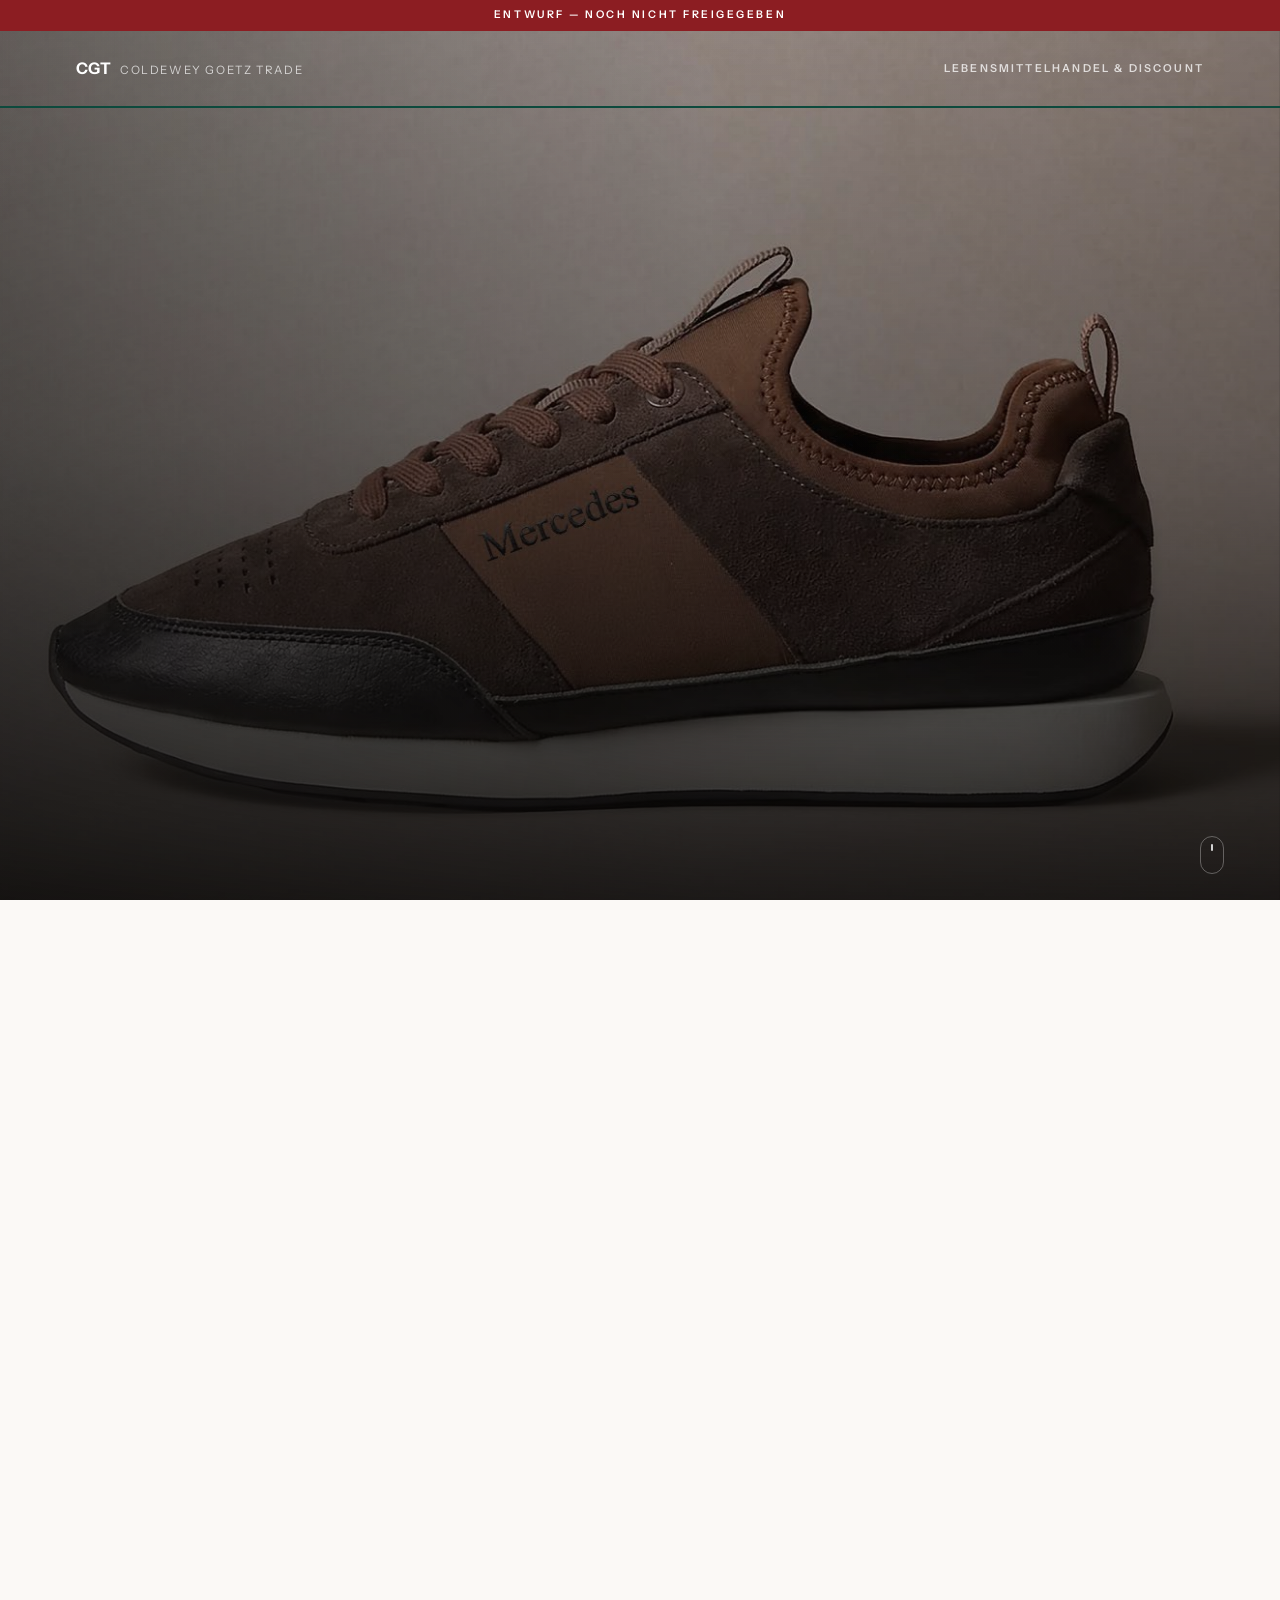
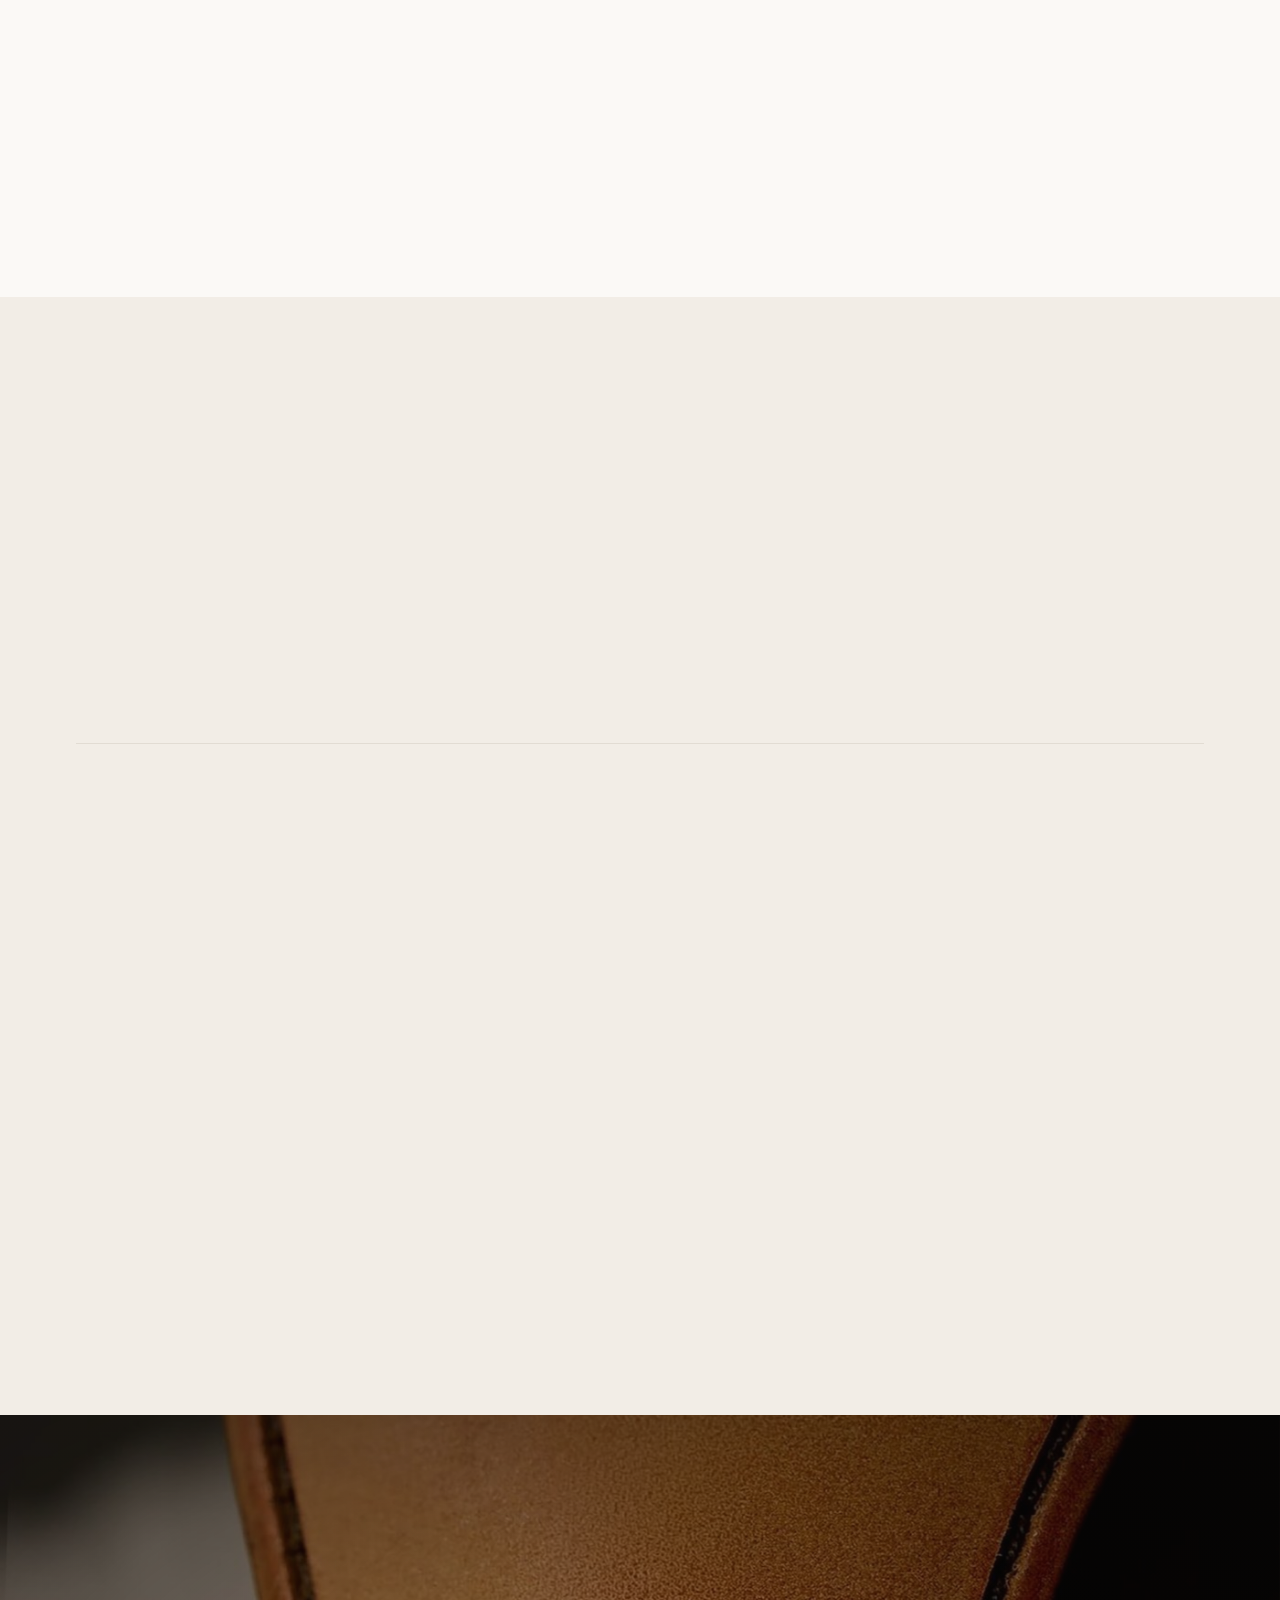
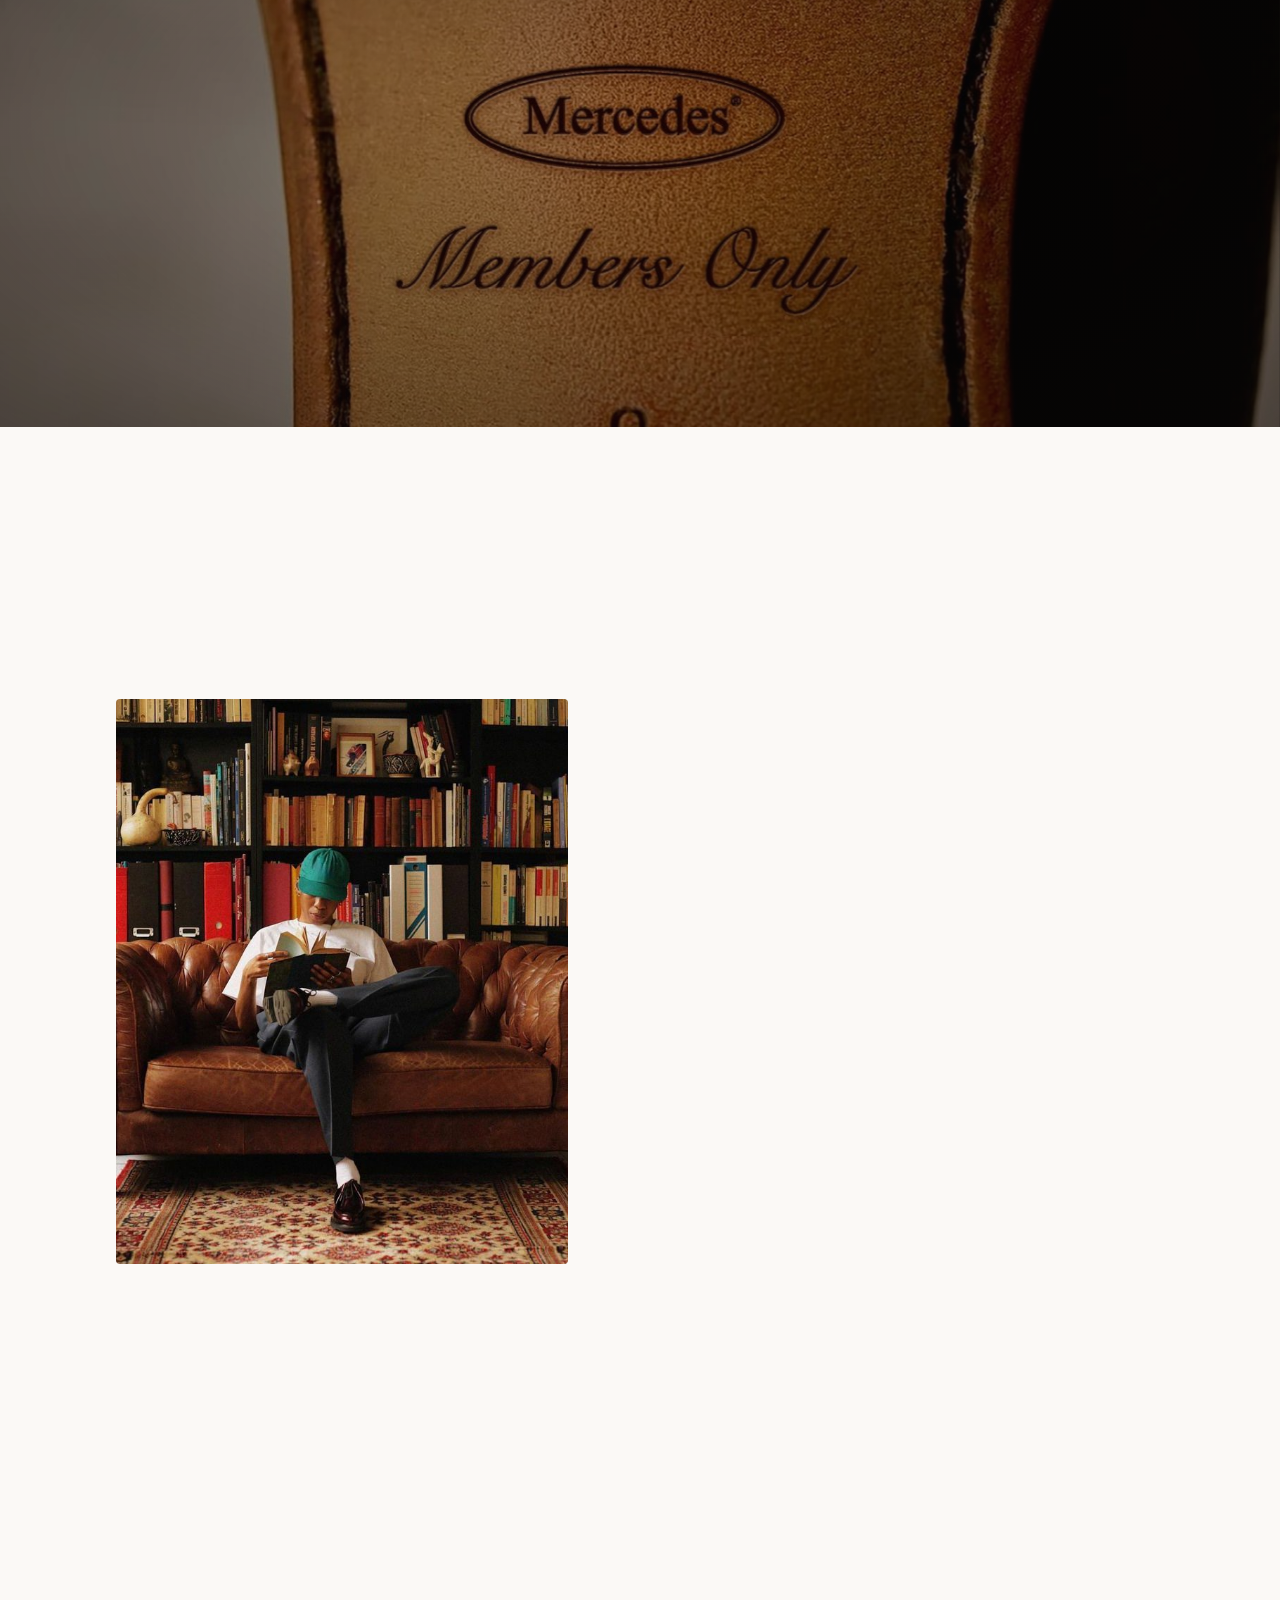
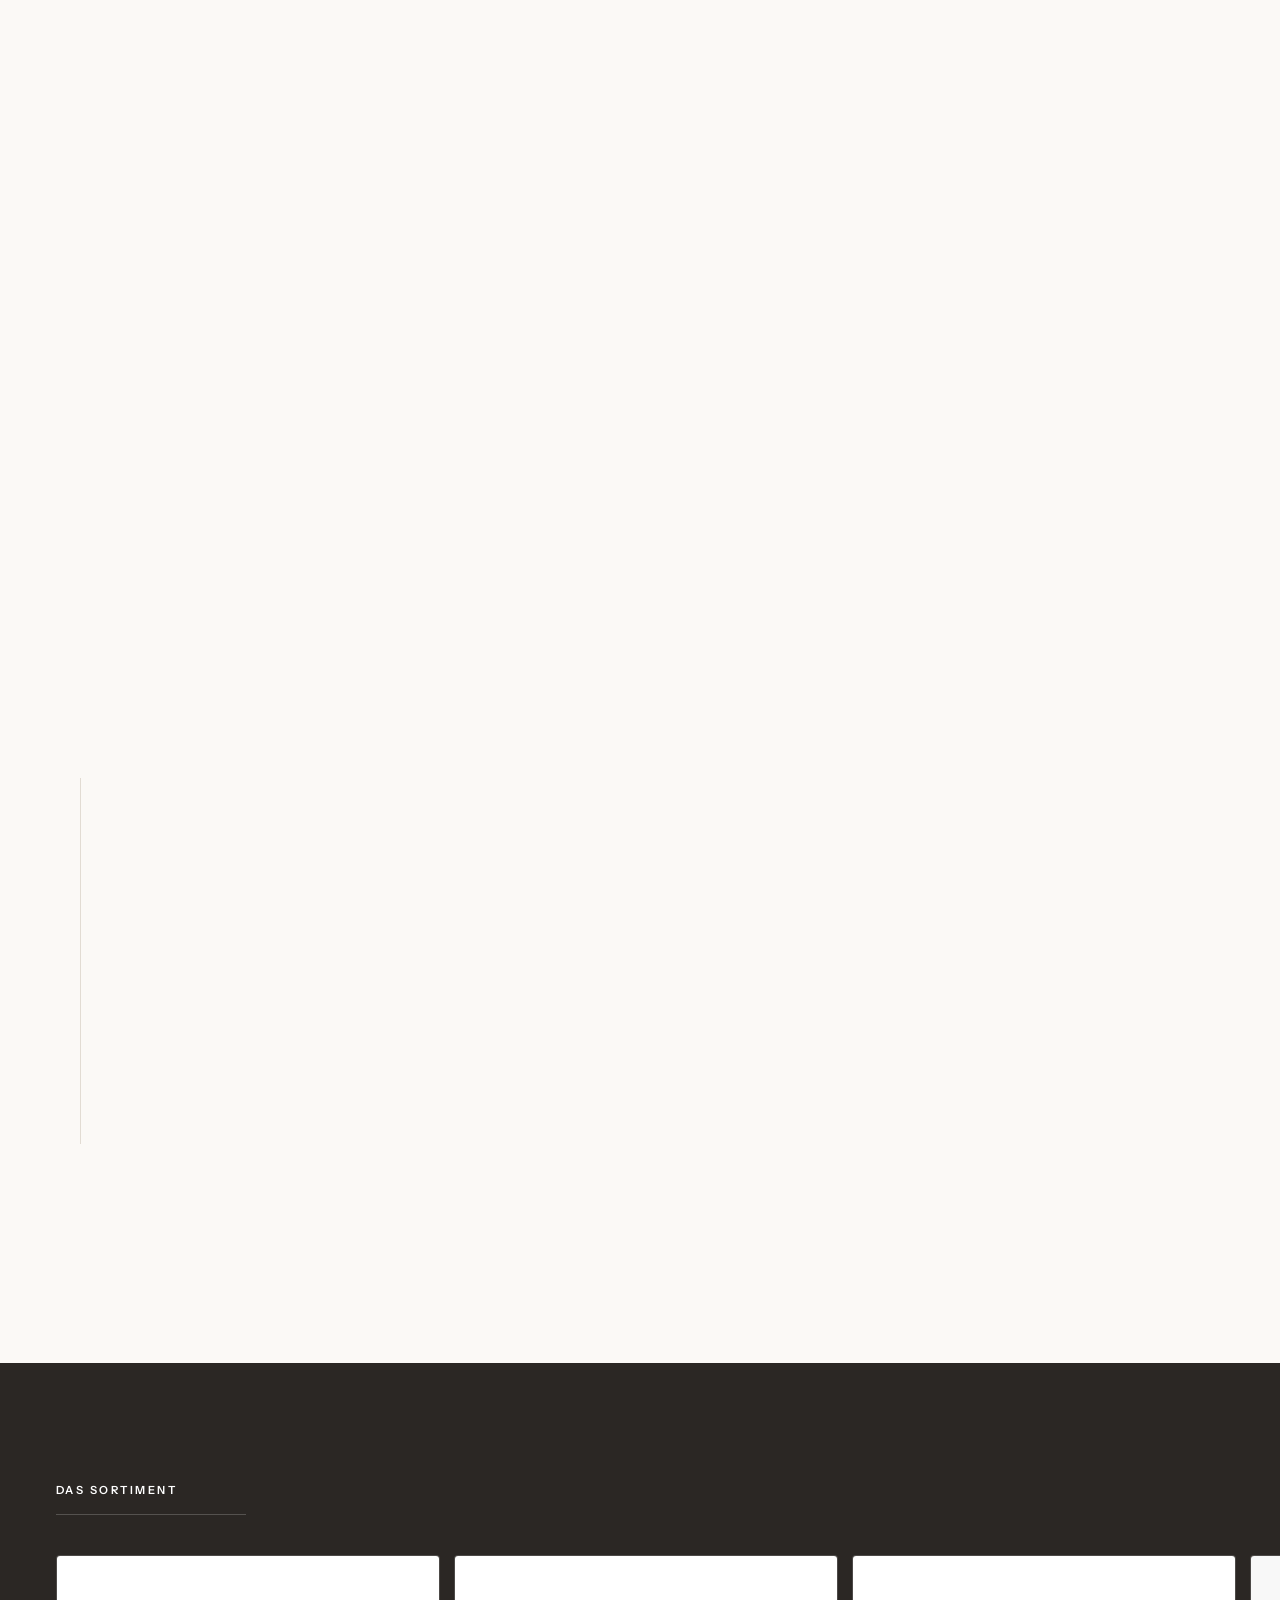
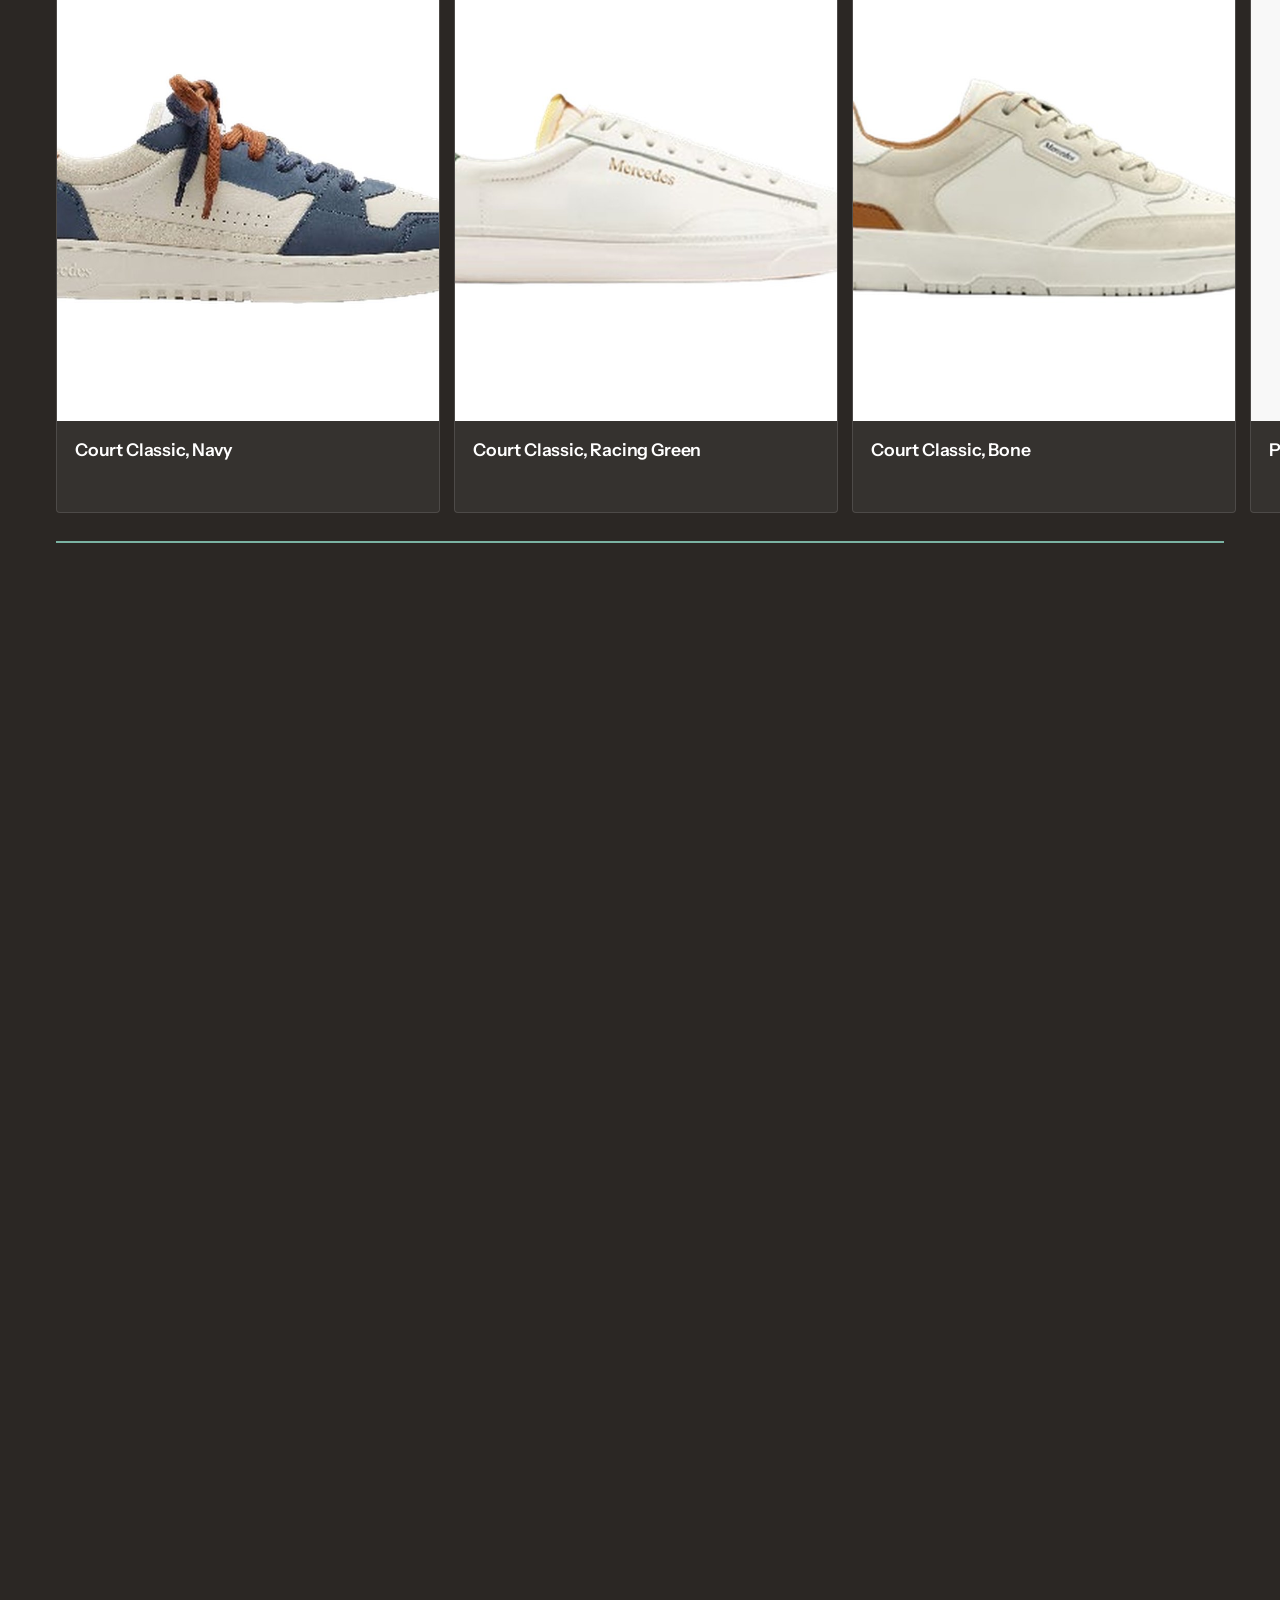
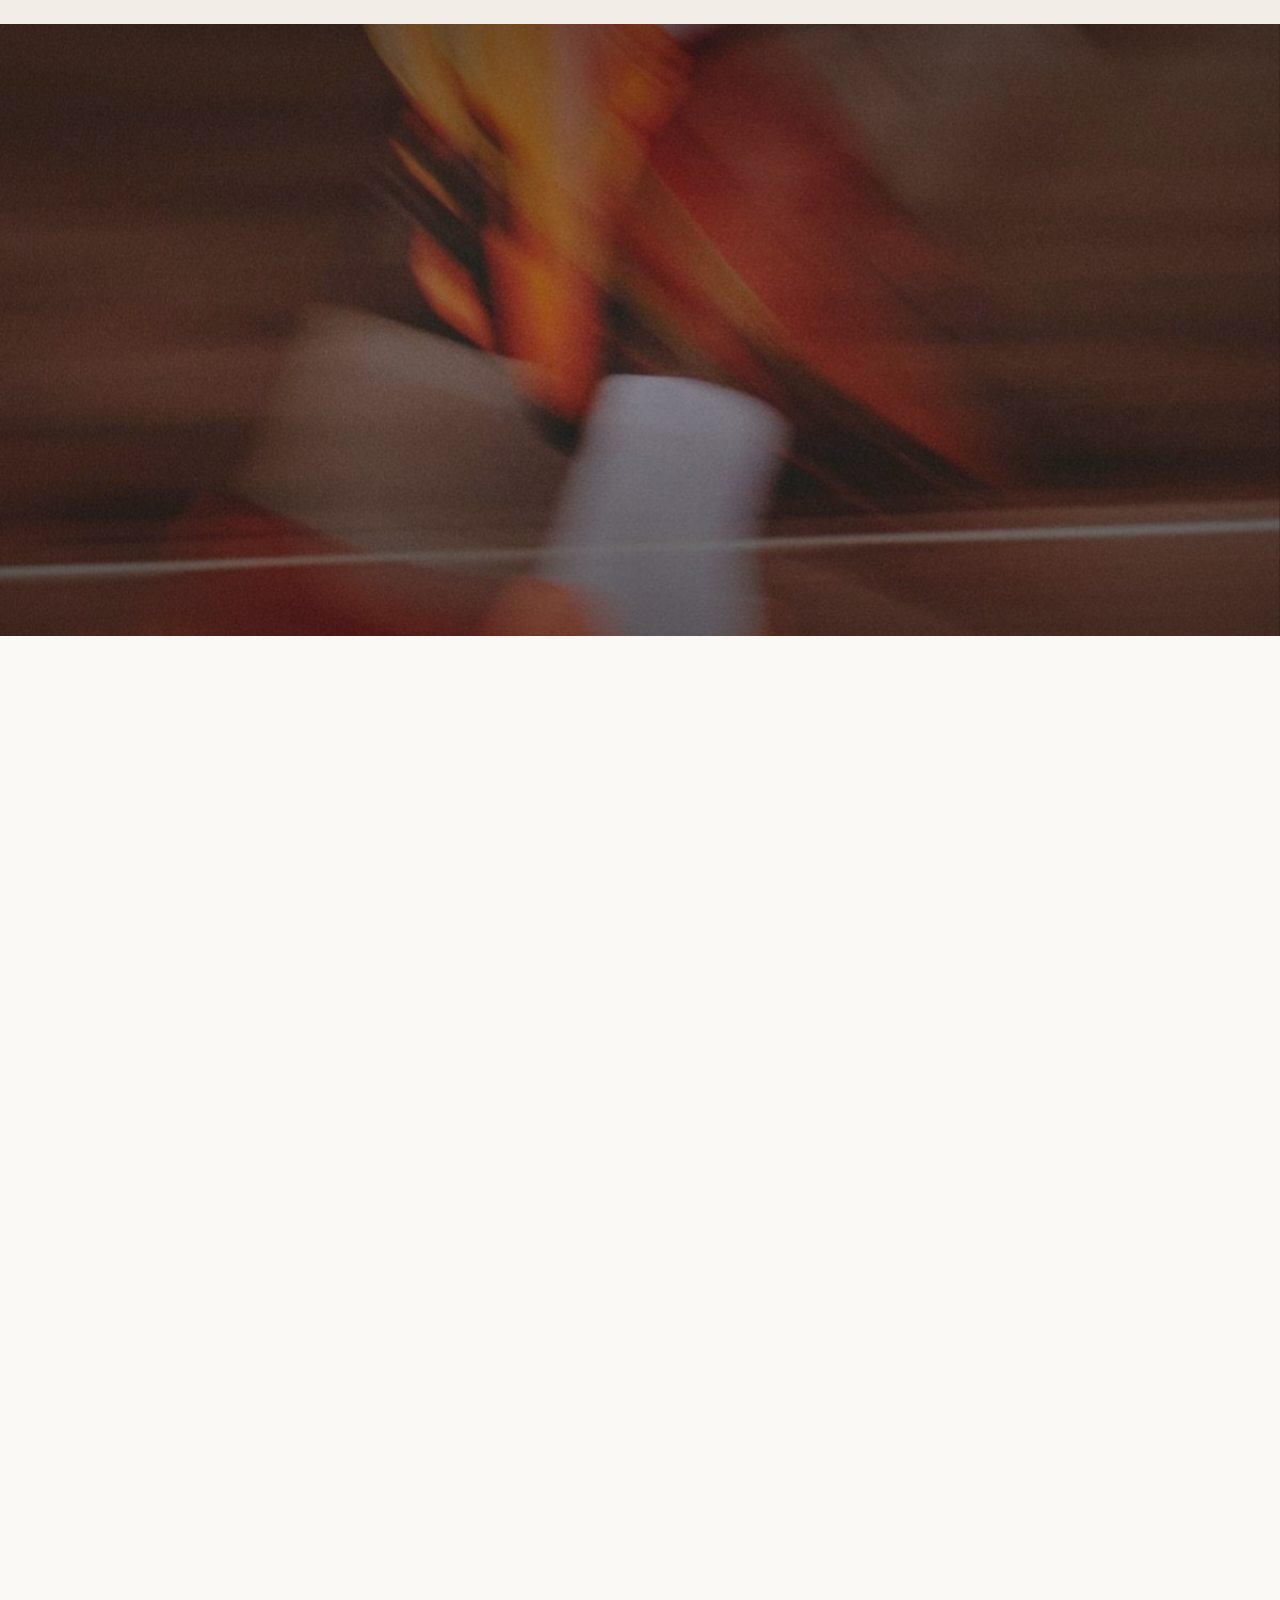
<file: pitch/site/mercedes-schuhe-mqcwqd/index.html>
<!doctype html>
<html lang="de" class="kein-js">
<head>
<meta charset="utf-8">
<meta name="viewport" content="width=device-width, initial-scale=1, viewport-fit=cover">
<title>Mercedes — Schuhe seit 1909</title>
<meta name="description" content="Eine europäische Traditionsmarke, die es wirklich gibt — mit einem Sortiment, das für Ihr Regal gerechnet ist. Nicht die Resteverwertung einer Premiumlinie.">

<!-- Pitch-Seiten gehoeren nicht in Suchmaschinen. -->
<meta name="robots" content="noindex, nofollow">

<!-- Vorschau, wenn der Link per Mail oder Messenger geteilt wird -->
<meta property="og:type" content="website">
<meta property="og:title" content="Mercedes — Schuhe seit 1909">
<meta property="og:description" content="Eine europäische Traditionsmarke, die es wirklich gibt — mit einem Sortiment, das für Ihr Regal gerechnet ist. Nicht die Resteverwertung einer Premiumlinie.">
<meta name="theme-color" content="#0d1117">

<link rel="icon" href="data:image/svg+xml,<svg xmlns='http://www.w3.org/2000/svg' viewBox='0 0 32 32'><rect width='32' height='32' rx='7' fill='%230e6e5c'/><text x='16' y='22' font-family='Arial,sans-serif' font-size='14' font-weight='bold' fill='white' text-anchor='middle'>C</text></svg>">
<link rel="stylesheet" href="assets/schriften.css">
<link rel="stylesheet" href="assets/stil.css">
<style>:root{--akzent:#0d4a3d;--akzent-dunkel:#0d4a3d;}</style>
</head>
<body>

<a href="#inhalt" class="knopf" style="position:absolute;left:-9999px;top:0"
   onfocus="this.style.left='8px';this.style.top='8px';this.style.zIndex='99'"
   onblur="this.style.left='-9999px'">Zum Inhalt springen</a>

<!-- ===== Kopfzeile: auf allen Projektseiten gleich ===== -->
<header class="kopf">
  <div class="entwurfsbalken">Entwurf — noch nicht freigegeben</div>
  <div class="bahn kopf__bahn">
    <a class="kopf__logo" href="#">CGT <span>Coldewey Goetz Trade</span></a>
    <div class="kopf__kunde">LEBENSMITTELHANDEL &amp; DISCOUNT</div>
  </div>
  <div class="fortschritt"></div>
</header>

<header class="hero"><div class="hero__bild" data-parallax="0.22" style="background-image:url('bilder/hero.jpg')"></div><div class="hero__schleier"></div><div class="bahn"><img class="hero__logo" src="bilder/mercedes-oval-weiss.png" alt="Mercedes" data-auftritt><div class="hero__schild" data-auftritt>Pitch für LEBENSMITTELHANDEL &amp; DISCOUNT</div><h1 data-auftritt style="--verzug:80ms">Schuhe seit 1909</h1><p class="hero__claim" data-auftritt style="--verzug:200ms">Eine europäische Traditionsmarke, die es wirklich gibt — mit einem Sortiment, das für Ihr Regal gerechnet ist. Nicht die Resteverwertung einer Premiumlinie.</p><div class="hero__fuss" data-auftritt style="--verzug:320ms"><span>Kanal: LEH &amp; Discount · Volumenband</span><span>Stand: 9. Oktober 2026</span><span>Thomas Goetz, CGT UG</span></div></div><div class="hero__runter" aria-hidden="true"></div></header>

<main id="inhalt">
<section class="abschnitt"><div class="bahn">
<p class="vertraulich" data-auftritt><strong>Klickdummy, Stand 9. Oktober 2026.</strong> Alle Angaben stammen aus dem Mercedes-Styleguide (V2, 03.10.2026) und der DELTEX-Präsentation „Discount for Brands&quot; (28.08.2026). Was noch fehlt, steht in Abschnitt 10.</p>
</div></section>
<section class="abschnitt" id="in-drei-ig-sekunden"><div class="bahn"><header class="abschnitt__kopf" data-auftritt><span class="marke">01</span><h2>In dreißig Sekunden</h2></header>
<p class="fuehrung" data-auftritt>Eine Schuhmarke mit eingetragener Historie <strong>seit 1909</strong>. Zwei fertige Kollektionen, ein abgeschlossener Styleguide, eine Preisarchitektur, die das Volumengeschäft nicht nachträglich dazurechnet, sondern von Anfang an kennt.</p>
<div class="kennzahlen" data-auftritt><div class="kennzahl"><span class="kennzahl__wert" data-zaehlen="1909" data-vor="" data-nach="" data-fertig="1909" data-gruppiert="0">1909</span><span class="kennzahl__text">Marke eingetragen seit</span></div><div class="kennzahl"><span class="kennzahl__wert" data-zaehlen="5" data-vor="" data-nach="" data-fertig="5" data-gruppiert="0">5</span><span class="kennzahl__text">Schutzgebiete, alle eingetragen</span></div><div class="kennzahl"><span class="kennzahl__wert" data-zaehlen="2" data-vor="" data-nach="" data-fertig="2" data-gruppiert="0">2</span><span class="kennzahl__text">Kollektionen, beide ausgearbeitet</span></div><div class="kennzahl"><span class="kennzahl__wert" data-zaehlen="35" data-vor="" data-nach="" data-fertig="35" data-gruppiert="0">35</span><span class="kennzahl__text">Euro Einstiegspreis im Volumenband</span></div></div>
</div></section>
<section class="abschnitt abschnitt--hell" id="die-marktlage-spricht-daf-r"><div class="bahn"><header class="abschnitt__kopf" data-auftritt><span class="marke">02</span><h2>Die Marktlage spricht dafür</h2></header>
<p class="fuehrung" data-auftritt>Der deutsche Schuhmarkt schrumpft, die Verbraucher sind vorsichtig — und ausgerechnet Sneaker wachsen. Eine bekannte Marke zu einem Preis, den man ohne Nachdenken mitnimmt, trifft genau diese Lücke.</p>
<div class="belege"><div class="beleg" data-auftritt style="--verzug:0ms"><div class="beleg__wert">9,3 Mrd. €</div><div class="beleg__text"><span class="beleg__was">Schuhmarkt Deutschland 2025, dritter Rückgang in Folge</span><span class="beleg__quelle">IFH Köln, Branchenbericht Schuhe 2026</span></div></div><div class="beleg" data-auftritt style="--verzug:70ms"><div class="beleg__wert">29,5 %</div><div class="beleg__text"><span class="beleg__was">Sneaker-Anteil am Schuhmarkt, Prognose 2025 — die einzige wachsende Warengruppe</span><span class="beleg__quelle">IFH Köln, 2025 (2024: 28,2 %)</span></div></div><div class="beleg" data-auftritt style="--verzug:140ms"><div class="beleg__wert">57 %</div><div class="beleg__text"><span class="beleg__was">Marktanteil Schuh-Fachhandel und Filialisten, 2024</span><span class="beleg__quelle">IFH Köln, 2025</span></div></div><div class="beleg" data-auftritt style="--verzug:210ms"><div class="beleg__wert">30 %</div><div class="beleg__text"><span class="beleg__was">Verbraucher, die in zwölf Monaten unter 100 € für Fashion ausgegeben haben</span><span class="beleg__quelle">IFH Köln, Verbraucherbefragung 2025</span></div></div></div>
<p data-auftritt><strong>Was das für Sie heißt:</strong> Der Fachhandel hält noch 57 Prozent — der Lebensmittel- und Discountkanal ist bei Schuhen kaum besetzt. Wer dort eine echte Marke zum Mitnahmepreis anbietet, konkurriert nicht mit dem Schuhhaus, sondern besetzt eine freie Fläche.</p>
</div></section>
<section class="kapitel"><div class="kapitel__bild" style="background-image:url('bilder/detail-innensohle.jpg')"></div><div class="kapitel__schleier"></div><div class="bahn"><div data-auftritt><span class="kapitel__nummer">Kollektion eins — Members Only</span><h2 data-auftritt>Signiert, nicht geschrien.</h2>
<p data-auftritt>Vom Court Classic bis zum handgefinishten Loafer. Premium-Materialien, zurückhaltendes Branding, eine Silhouette, die auch in fünf Jahren nicht komisch aussieht.</p></div></div></section>
<section class="abschnitt" id="wof-r-die-marke-steht"><div class="bahn"><header class="abschnitt__kopf" data-auftritt><span class="marke">03</span><h2>Wofür die Marke steht</h2></header>
<div class="bildwand"><figure class="bildwand__bild"><img src="bilder/welt-club.jpg" alt="" loading="lazy" decoding="async"></figure><div class="bildwand__schritte"><div class="bildwand__schritt" data-auftritt><span class="bildwand__zahl"><svg class="sinnbild" viewBox="0 0 24 24" fill="none" stroke="currentColor" stroke-width="1.5" stroke-linecap="round" stroke-linejoin="round" aria-hidden="true"><circle cx="12" cy="9" r="6.5"/><path d="M8 14.5 6.5 22l5.5-2.8L17.5 22 16 14.5"/></svg>01</span><h3>Qualität</h3><p data-auftritt>Ehrliche Materialien, präzise Verarbeitung und Details, die man beim hundertsten Tragen noch bemerkt. Der Styleguide formuliert es als Haltung: <em>Qualität ist kein Versprechen, sondern der Standard.</em></p></div><div class="bildwand__schritt" data-auftritt><span class="bildwand__zahl"><svg class="sinnbild" viewBox="0 0 24 24" fill="none" stroke="currentColor" stroke-width="1.5" stroke-linecap="round" stroke-linejoin="round" aria-hidden="true"><path d="M2 16.5h19.5a1 1 0 0 0 1-1v-.9a2 2 0 0 0-1.4-1.9l-5.1-1.7a3 3 0 0 1-1.3-.9l-2.4-2.8a2 2 0 0 0-1.6-.8H6a1 1 0 0 0-1 1V13H2z"/><path d="M5 10.5h2.5M9.2 8.6l1.6 1.9"/></svg>02</span><h3>Stil</h3><p data-auftritt>Zeitlos, nie dem Trend hinterher. Die Formensprache schöpft aus einem Jahrhundert Sport und Schneiderhandwerk — übersetzt in das, was Menschen heute tragen.</p></div><div class="bildwand__schritt" data-auftritt><span class="bildwand__zahl"><svg class="sinnbild" viewBox="0 0 24 24" fill="none" stroke="currentColor" stroke-width="1.5" stroke-linecap="round" stroke-linejoin="round" aria-hidden="true"><path d="M16 21v-2a4 4 0 0 0-4-4H6a4 4 0 0 0-4 4v2"/><circle cx="9" cy="7" r="4"/><path d="M22 21v-2a4 4 0 0 0-3-3.9M16 3.1a4 4 0 0 1 0 7.8"/></svg>03</span><h3>Zugehörigkeit</h3><p data-auftritt>Eine Welt, zu der man gehören möchte. Verkauft wird das Gefühl von Clubhaus und Sonntagsspiel — nicht nur der Schuh.</p></div></div></div>
<figure class="zitat" data-auftritt><div class="zitat__text">Unser Kunde bewegt sich mühelos zwischen Clubhaus und Stadt. Er schätzt Handwerk mehr als Logos und Herkunft mehr als Hype. Sport ist Teil seines Lebens, kein Kostüm.</div><div class="zitat__quelle">Mercedes Brand Guidelines, Kapitel „Our Customer&quot;</div></figure>
</div></section>
<section class="abschnitt" id="woher-die-marke-kommt"><div class="bahn"><header class="abschnitt__kopf" data-auftritt><span class="marke">04</span><h2>Woher die Marke kommt</h2></header>
<p class="fuehrung" data-auftritt>1909 ist kein Marketingdatum. Die Marke ist in Bad Cannstatt entstanden und hat mehrere Eigentümer überdauert — das ist öffentlich dokumentiert, nicht nur im Styleguide behauptet.</p>
<div class="zeitplan"><div class="schritt" data-auftritt="seite" style="--verzug:0ms"><span class="schritt__zeit">1909</span><span class="schritt__was">Gründung der Mercedes Schuhfabriken AG in Bad Cannstatt, deutsche Markenanmeldung im selben Jahr</span></div><div class="schritt" data-auftritt="seite" style="--verzug:110ms"><span class="schritt__zeit">1974</span><span class="schritt__was">Die Schuhfabrik Manz AG in Bamberg übernimmt die Markenrechte</span></div><div class="schritt" data-auftritt="seite" style="--verzug:220ms"><span class="schritt__zeit">2010</span><span class="schritt__was">EU-Marke und britische Marke eingetragen — der Schutz wird europaweit nachgezogen</span></div><div class="schritt" data-auftritt="seite" style="--verzug:330ms"><span class="schritt__zeit">2026</span><span class="schritt__was">Styleguide V2 fertiggestellt: zwei Kollektionen, Logo-System, Preisarchitektur</span></div><div class="schritt" data-auftritt="seite" style="--verzug:440ms"><span class="schritt__zeit">2027</span><span class="schritt__was">Neue Kollektion, Einstieg über den Volumenkanal</span></div></div>
<p data-auftritt>Quellen: Mercedes Brand Guidelines V2 (03.10.2026) für Markenschutz und Kollektionen; Firmen- und Markenhistorie aus öffentlichen Quellen, Recherchestand 09.10.2026.</p>
</div></section>
<section class="quer" id="das-sortiment" style="--anzahl:7"><div class="quer__buehne"><div class="quer__klebe"><div class="quer__kopf"><span class="marke">Das Sortiment</span></div><div class="quer__spur"><article class="querkarte querkarte--mit-bild"><div class="querkarte__bild"><img src="bilder/artikel-court-navy.jpg" alt="Court Classic, Navy" loading="lazy" decoding="async"></div><div class="querkarte__text"><h3>Court Classic, Navy</h3><p data-auftritt>Members Only · Wildleder, Kontrastbesatz in Cognac.</p></div></article><article class="querkarte querkarte--mit-bild"><div class="querkarte__bild"><img src="bilder/artikel-court-green.jpg" alt="Court Classic, Racing Green" loading="lazy" decoding="async"></div><div class="querkarte__text"><h3>Court Classic, Racing Green</h3><p data-auftritt>Members Only · Fersenkappe in Racing Green.</p></div></article><article class="querkarte querkarte--mit-bild"><div class="querkarte__bild"><img src="bilder/artikel-court-cream.jpg" alt="Court Classic, Bone" loading="lazy" decoding="async"></div><div class="querkarte__text"><h3>Court Classic, Bone</h3><p data-auftritt>Members Only · durchgefärbt, mit Lederbesatz.</p></div></article><article class="querkarte querkarte--mit-bild"><div class="querkarte__bild"><img src="bilder/produkt-loafer.jpg" alt="Penny Loafer, Oxblood" loading="lazy" decoding="async"></div><div class="querkarte__text"><h3>Penny Loafer, Oxblood</h3><p data-auftritt>Members Only · handgefinisht.</p></div></article><article class="querkarte querkarte--mit-bild"><div class="querkarte__bild"><img src="bilder/artikel-trail-orange.jpg" alt="Trail, Signal Orange" loading="lazy" decoding="async"></div><div class="querkarte__text"><h3>Trail, Signal Orange</h3><p data-auftritt>Run Club · tiefes Stollenbild, Mesh-Obermaterial.</p></div></article><article class="querkarte querkarte--mit-bild"><div class="querkarte__bild"><img src="bilder/artikel-runner-weiss.jpg" alt="Runner, Bone" loading="lazy" decoding="async"></div><div class="querkarte__text"><h3>Runner, Bone</h3><p data-auftritt>Run Club · leichter Straßenläufer, voluminöse Dämpfung.</p></div></article><article class="querkarte"><div class="querkarte__text"><svg class="sinnbild sinnbild--karte" viewBox="0 0 24 24" fill="none" stroke="currentColor" stroke-width="1.5" stroke-linecap="round" stroke-linejoin="round" aria-hidden="true"><path d="m20.6 13.4-7.2 7.2a2 2 0 0 1-2.8 0l-7.2-7.2a2 2 0 0 1-.6-1.5l.3-7a2 2 0 0 1 1.9-1.9l7-.3a2 2 0 0 1 1.5.6l7.1 7.1a2 2 0 0 1 0 2.8z"/><circle cx="7.6" cy="7.6" r="1.4"/></svg><h3>Zwei Preislagen tiefer</h3><p data-auftritt>Dieselben Schuhe rechnet der Styleguide im Volumenband ab <strong>35 €</strong>.</p></div></article></div><div class="quer__balken"><i></i></div><div class="quer__fuss"><p class="quer__hinweis">Seitlich wischen &rarr;</p><div class="quer__steuer"><button class="slider__knopf" data-blaettern="zurueck" type="button" aria-label="Vorheriges">&#8592;</button><button class="slider__knopf" data-blaettern="vor" type="button" aria-label="Nächstes">&#8594;</button></div></div></div></div></section>
<section class="abschnitt abschnitt--hell" id="woran-man-es-erkennt"><div class="bahn"><header class="abschnitt__kopf" data-auftritt><span class="marke">05</span><h2>Woran man es erkennt</h2></header>
<p data-auftritt>Drei Dinge nennt der Styleguide als Qualitätsmerkmale — und sie sind am fertigen Schuh nachprüfbar, nicht nur behauptet.</p>
<div class="galerie"><figure data-auftritt="zoom" style="--verzug:0ms"><img src="bilder/detail-ferse.jpg" alt="Ferse und Besatz" loading="lazy" decoding="async"><figcaption>Ferse und Besatz</figcaption></figure><figure data-auftritt="zoom" style="--verzug:70ms"><img src="bilder/detail-zunge.jpg" alt="Zunge mit Prägung" loading="lazy" decoding="async"><figcaption>Zunge mit Prägung</figcaption></figure><figure data-auftritt="zoom" style="--verzug:140ms"><img src="bilder/etiketten.jpg" alt="Etiketten und Anhänger" loading="lazy" decoding="async"><figcaption>Etiketten und Anhänger</figcaption></figure><figure data-auftritt="zoom" style="--verzug:210ms"><img src="bilder/produkt-loafer.jpg" alt="Loafer von oben" loading="lazy" decoding="async"><figcaption>Loafer von oben</figcaption></figure></div>
<div class="zeichenfelder"><div class="zeichenfeld" data-auftritt style="--verzug:0ms"><svg class="sinnbild" viewBox="0 0 24 24" fill="none" stroke="currentColor" stroke-width="1.5" stroke-linecap="round" stroke-linejoin="round" aria-hidden="true"><circle cx="12" cy="9" r="6.5"/><path d="M8 14.5 6.5 22l5.5-2.8L17.5 22 16 14.5"/></svg><span class="zeichenfeld__titel">Qualität</span><span class="zeichenfeld__text">Wildleder und Vollnarbenleder, sichtbare Naht</span></div><div class="zeichenfeld" data-auftritt style="--verzug:60ms"><svg class="sinnbild" viewBox="0 0 24 24" fill="none" stroke="currentColor" stroke-width="1.5" stroke-linecap="round" stroke-linejoin="round" aria-hidden="true"><path d="m12 2.5 9.5 4.8-9.5 4.8-9.5-4.8z"/><path d="m2.5 12.2 9.5 4.8 9.5-4.8M2.5 17l9.5 4.8L21.5 17"/></svg><span class="zeichenfeld__titel">Stabilität</span><span class="zeichenfeld__text">Gummilaufsohle mit tiefem Profil, geprägt</span></div><div class="zeichenfeld" data-auftritt style="--verzug:120ms"><svg class="sinnbild" viewBox="0 0 24 24" fill="none" stroke="currentColor" stroke-width="1.5" stroke-linecap="round" stroke-linejoin="round" aria-hidden="true"><path d="M3 8h10.5a3 3 0 1 0-3-3M3 12h15a3 3 0 1 1-3 3M3 16h8.5a2.5 2.5 0 1 1-2.5 2.5"/></svg><span class="zeichenfeld__titel">Atmungsaktiv</span><span class="zeichenfeld__text">Perforiertes Obermaterial, Lederfutter</span></div></div>
<p class="fuehrung" data-auftritt><strong>Vollständig spezifiziert ist im Styleguide bisher eine Ausführung</strong> — der Court Classic in Cigar Brown. Sie zeigt das Niveau, auf dem die Kollektion aufsetzt.</p>
<div class="fakten"><div class="fakt" data-auftritt style="--verzug:0ms"><span class="fakt__name">Obermaterial</span><span class="fakt__wert">Wildleder 100 %</span></div><div class="fakt" data-auftritt style="--verzug:60ms"><span class="fakt__name">Futter</span><span class="fakt__wert">Kalbsleder 100 %</span></div><div class="fakt" data-auftritt style="--verzug:120ms"><span class="fakt__name">Sohle</span><span class="fakt__wert">Gummi 100 %, Naturgummi-Laufsohle</span></div><div class="fakt" data-auftritt style="--verzug:180ms"><span class="fakt__name">Ausstattung</span><span class="fakt__wert">Kontrastferse in Bone, runde Spitze, Baumwollschnürsenkel</span></div><div class="fakt" data-auftritt style="--verzug:240ms"><span class="fakt__name">Entworfen in</span><span class="fakt__wert">London</span></div></div>
</div></section>
<section class="kapitel"><div class="kapitel__bild" style="background-image:url('bilder/band-run-club.jpg')"></div><div class="kapitel__schleier"></div><div class="bahn"><div data-auftritt><span class="kapitel__nummer">Kollektion zwei</span><span class="kapitel__script">Run Club</span><h2 data-auftritt>Dieselbe Marke, anderes Tempo.</h2>
<p data-auftritt>Die Energie der Laufkultur in der Welt des Luxus-Lifestyles. Leichte Strickobermaterialien, reaktive Dämpfung, Trail-Grip — und Signalorange neben Logo und Schriftzug, ohne die Handschrift zu verlieren.</p></div></div></section>
<section class="abschnitt abschnitt--versetzt" id="preisarchitektur"><div class="bahn"><header class="abschnitt__kopf" data-auftritt><span class="marke">06</span><h2>Preisarchitektur</h2></header>
<p class="fuehrung" data-auftritt>Der Styleguide rechnet drei Preislagen und ordnet jeder einen Kanal zu. Die linke Spalte ist Ihre — sie heißt dort <em>Sports and value retail</em>.</p>
<div class="tabellenrahmen" data-auftritt><table><thead><tr><th>Kategorie</th><th>Volume</th><th>Contemporary</th><th>Premium</th></tr></thead><tbody><tr><td>Sneakers</td><td><strong>35–50 €</strong></td><td>55–75 €</td><td>88–123 €</td></tr><tr><td>Leder-Schnürer</td><td><strong>40–55 €</strong></td><td>60–85 €</td><td>98–148 €</td></tr><tr><td>Loafer</td><td><strong>40–55 €</strong></td><td>60–85 €</td><td>98–138 €</td></tr><tr><td>Boots</td><td><strong>45–65 €</strong></td><td>70–95 €</td><td>113–163 €</td></tr><tr><td>Run Club</td><td><strong>35–50 €</strong></td><td>55–75 €</td><td>80–110 €</td></tr><tr><td><strong>Kanal</strong></td><td><strong>Sports and value retail</strong></td><td>Multi-brand fashion</td><td>Premium department &amp; e-commerce</td></tr></tbody></table></div>
<p data-auftritt>UVP-Bänder in Euro, inklusive Mehrwertsteuer. Quelle: Mercedes Brand Guidelines 2026, V2. <strong>Das sind Verkaufspreise, keine Einkaufspreise</strong> — die Kalkulation kommt mit dem Angebot.</p>
</div></section>
<section class="abschnitt" id="so-s-he-das-im-handzettel-aus"><div class="bahn"><header class="abschnitt__kopf" data-auftritt><span class="marke">07</span><h2>So sähe das im Handzettel aus</h2></header>
<p class="fuehrung" data-auftritt>Damit die Vorstellung konkret wird: eine Simulation der Aktionsseite mit Preisen aus dem Volumenband. Kein fertiges Angebot — eine Arbeitsgrundlage für das Gespräch.</p>
<div class="prospekt" data-auftritt><div class="prospekt__kopf"><span class="prospekt__haendler">LEBENSMITTELHANDEL &amp; DISCOUNT</span><span class="prospekt__zeile">Aktionswoche · Simulation</span></div><div class="prospekt__blatt"><article class="zettel"><div class="zettel__bild"><img src="bilder/artikel-court-navy.jpg" alt="Court Classic, Navy" loading="lazy" decoding="async"></div><div class="zettel__text"><h3>Court Classic, Navy</h3><span class="zettel__zusatz">Gr. 40–46 · Wildleder</span><div class="zettel__preis"><span class="zettel__euro">39</span><span class="zettel__cent">99</span></div></div></article><article class="zettel"><div class="zettel__bild"><img src="bilder/artikel-court-cream.jpg" alt="Court Classic, Bone" loading="lazy" decoding="async"></div><div class="zettel__text"><h3>Court Classic, Bone</h3><span class="zettel__zusatz">Gr. 40–46 · Leder</span><div class="zettel__preis"><span class="zettel__euro">39</span><span class="zettel__cent">99</span></div></div></article><article class="zettel"><div class="zettel__bild"><img src="bilder/artikel-trail-orange.jpg" alt="Run Club Trail" loading="lazy" decoding="async"></div><div class="zettel__text"><h3>Run Club Trail</h3><span class="zettel__zusatz">Gr. 40–47 · Mesh</span><div class="zettel__preis"><span class="zettel__euro">44</span><span class="zettel__cent">99</span></div></div></article></div><p class="prospekt__hinweis">Simulation zur Veranschaulichung. Preise aus dem Volumenband des Styleguides abgeleitet — kein Angebot des Händlers.</p></div>
</div></section>
<section class="abschnitt" id="markenschutz"><div class="bahn"><header class="abschnitt__kopf" data-auftritt><span class="marke">08</span><h2>Markenschutz</h2></header>
<p data-auftritt>Die Marke ist in allen für den europäischen Handel relevanten Gebieten <strong>eingetragen</strong> — keine offene Anmeldung, keine Anwartschaft.</p>
<div class="tabellenrahmen" data-auftritt><table><thead><tr><th>Gebiet</th><th>Eintragung</th><th>Status</th></tr></thead><tbody><tr><td>Deutschland</td><td>national, 1909</td><td>eingetragen</td></tr><tr><td>Österreich, Benelux, Tschechien, Frankreich, Italien, Spanien, Schweiz</td><td>international, 1964</td><td>eingetragen</td></tr><tr><td>China</td><td>international, 1999</td><td>eingetragen</td></tr><tr><td>Vereinigtes Königreich</td><td>national, 2010</td><td>eingetragen</td></tr><tr><td>Europäische Union</td><td>EU-Marke, 2010</td><td>eingetragen</td></tr></tbody></table></div>
<p data-auftritt>Für Indien läuft eine Anmeldung.</p>
</div></section>
<section class="abschnitt abschnitt--hell" id="was-im-styleguide-steht"><div class="bahn"><header class="abschnitt__kopf" data-auftritt><span class="marke">09</span><h2>Was im Styleguide steht</h2></header>
<p class="fuehrung" data-auftritt><strong>31 Seiten, Fassung V2 vom 3. Oktober 2026.</strong> Kein Moodboard, sondern eine fertige Markenanleitung. Niemand muss die Marke erst erfinden — sie ist beschrieben, bis hin zur Naht und zum Anhänger.</p>
<div class="karten"><div data-auftritt style="--verzug:0ms"><article class="karte"><div class="karte__bild"><img src="bilder/welt-cafe.jpg" alt="Marke und Haltung" loading="lazy" decoding="async"></div><div class="karte__text"><h3>Marke und Haltung</h3><p data-auftritt>Markenkern, Kundenbild und drei Werte — Qualität, Stil, Zugehörigkeit. Jeder mit einer Definition, an der man eine Entscheidung festmachen kann.</p></div></article></div><div data-auftritt style="--verzug:90ms"><article class="karte"><div class="karte__bild"><img src="bilder/detail-zunge.jpg" alt="Schrift und Farbe" loading="lazy" decoding="async"></div><div class="karte__text"><h3>Schrift und Farbe</h3><p data-auftritt>Forma als Hausschrift, Snell Roundhand ausschließlich für Kollektionsnamen und Kampagnentitel. Die Palette kommt aus den Materialien: Cigar Brown, Racing Green, Oxblood, Navy, Bone.</p></div></article></div><div data-auftritt style="--verzug:180ms"><article class="karte"><div class="karte__bild"><img src="bilder/etiketten.jpg" alt="Logo-System" loading="lazy" decoding="async"></div><div class="karte__text"><h3>Logo-System</h3><p data-auftritt>Oval, Wortmarke und gestapelte Fassung mit „Schuhe seit 1909&quot; — alle auf demselben Raster, mit Schutzraum und hellen wie dunklen Varianten.</p></div></article></div><div data-auftritt style="--verzug:270ms"><article class="karte"><div class="karte__bild"><img src="bilder/welt-tennis.jpg" alt="Zwei Kollektionen" loading="lazy" decoding="async"></div><div class="karte__text"><h3>Zwei Kollektionen</h3><p data-auftritt>Members Only und Run Club, jeweils mit Kollektionsbild, Produktbeispiel, Materialangaben und Qualitätsmerkmalen.</p></div></article></div><div data-auftritt style="--verzug:360ms"><article class="karte"><div class="karte__bild"><img src="bilder/welt-villa.jpg" alt="Digital und Kampagne" loading="lazy" decoding="async"></div><div class="karte__text"><h3>Digital und Kampagne</h3><p data-auftritt>Vorgaben für Shop, Mobilansicht, Anzeigen und Großflächen. Auf dem Handy zuerst die Geschichte, dann der Kauf.</p></div></article></div><div data-auftritt style="--verzug:450ms"><article class="karte"><div class="karte__bild"><img src="bilder/welt-golf.jpg" alt="Recht und Preis" loading="lazy" decoding="async"></div><div class="karte__text"><h3>Recht und Preis</h3><p data-auftritt>Markentabelle mit Gebieten und Eintragungsjahren, dazu die Preisarchitektur je Kanal.</p></div></article></div></div>
<p data-auftritt>Ehrlich dazu: <strong>Farbwerte in HEX oder Pantone nennt der Styleguide nicht</strong> — die Palette wird über Materialien und Produktfotos gezeigt. Für Verpackungsdruck wird das nachgezogen.</p>
</div></section>
<section class="abschnitt" id="alles-aus-einer-hand-oder-einzeln"><div class="bahn"><header class="abschnitt__kopf" data-auftritt><span class="marke">10</span><h2>Alles aus einer Hand — oder einzeln</h2></header>
<p class="fuehrung" data-auftritt>CGT verbindet Lizenz und Handel. Welche Bausteine Sie brauchen, entscheiden Sie. Sie funktionieren einzeln und zusammen — und es gibt für alle einen Ansprechpartner.</p>
<div class="karten"><div data-auftritt style="--verzug:0ms"><article class="karte"><div class="karte__text"><span class="karte__zeichen"><svg class="sinnbild sinnbild--karte" viewBox="0 0 24 24" fill="none" stroke="currentColor" stroke-width="1.5" stroke-linecap="round" stroke-linejoin="round" aria-hidden="true"><rect width="15" height="10.5" x="4.5" y="11" rx="2"/><path d="M7.8 11V7a4.2 4.2 0 0 1 8.4 0v4"/></svg></span><h3>01 — Lizenz</h3><p data-auftritt>Die Markenrechte für Ihre Warengruppe. Zwei Modelle stehen zur Wahl: eine kurze Laufzeit mit Exklusivität für einen klar umrissenen Kundenkreis, oder ein mehrjähriger Vertrag mit Mengenzusage. <strong>Welche Warengruppen und Territorien vergeben werden, halten wir im ersten Gespräch verbindlich fest.</strong></p></div></article></div><div data-auftritt style="--verzug:90ms"><article class="karte"><div class="karte__text"><span class="karte__zeichen"><svg class="sinnbild sinnbild--karte" viewBox="0 0 24 24" fill="none" stroke="currentColor" stroke-width="1.5" stroke-linecap="round" stroke-linejoin="round" aria-hidden="true"><path d="M14 2H7a2 2 0 0 0-2 2v16a2 2 0 0 0 2 2h10a2 2 0 0 0 2-2V7z"/><path d="M14 2v5h5M9 13h6M9 17h4"/></svg></span><h3>02 — Styleguide</h3><p data-auftritt>Liegt fertig vor und ist Teil des Pakets. Kein Zusatzprojekt, keine Agenturrunde, kein halbes Jahr Vorlauf.</p></div></article></div><div data-auftritt style="--verzug:180ms"><article class="karte"><div class="karte__text"><span class="karte__zeichen"><svg class="sinnbild sinnbild--karte" viewBox="0 0 24 24" fill="none" stroke="currentColor" stroke-width="1.5" stroke-linecap="round" stroke-linejoin="round" aria-hidden="true"><path d="M2 20.5h20"/><path d="M3.5 20.5V10l5.5 3.5V10l5.5 3.5V6.5h5.5v14"/><path d="M18 10.5h.01M18 14.5h.01"/></svg></span><h3>03 — Produktion</h3><p data-auftritt>CGT nimmt geprüfte Produzenten ins Netzwerk auf und vermittelt sie. Das sichert, dass der Schuh am Ende so aussieht wie im Styleguide — und Sie müssen keinen Hersteller suchen.</p></div></article></div><div data-auftritt style="--verzug:270ms"><article class="karte"><div class="karte__text"><span class="karte__zeichen"><svg class="sinnbild sinnbild--karte" viewBox="0 0 24 24" fill="none" stroke="currentColor" stroke-width="1.5" stroke-linecap="round" stroke-linejoin="round" aria-hidden="true"><path d="m3 9.5 1.2-4.9A1 1 0 0 1 5.2 4h13.6a1 1 0 0 1 1 .6L21 9.5"/><path d="M3 9.5a3 3 0 0 0 6 0 3 3 0 0 0 6 0 3 3 0 0 0 6 0"/><path d="M4.5 12.3V20a1 1 0 0 0 1 1h13a1 1 0 0 0 1-1v-7.7"/></svg></span><h3>04 — Handel</h3><p data-auftritt>Der Weg ins Regal über DELTEX: Lebensmittelhandel, Discount, Fachhandel. Mehr dazu im nächsten Abschnitt.</p></div></article></div><div data-auftritt style="--verzug:360ms"><article class="karte"><div class="karte__text"><span class="karte__zeichen"><svg class="sinnbild sinnbild--karte" viewBox="0 0 24 24" fill="none" stroke="currentColor" stroke-width="1.5" stroke-linecap="round" stroke-linejoin="round" aria-hidden="true"><rect width="20" height="14" x="2" y="3.5" rx="2"/><path d="M8.5 21h7M12 17.5V21"/></svg></span><h3>05 — Online</h3><p data-auftritt>Für eigenen Shop und Marktplätze ist eine gesonderte Online-Lizenz vorgesehen — getrennt vom stationären Geschäft, damit sich beides nicht ins Gehege kommt.</p></div></article></div></div>
<p data-auftritt>Sie können alles nehmen oder nur die Marke. Wer schon produziert, lässt Baustein drei weg; wer nur eine Aktion fahren will, braucht Baustein fünf nicht.</p>
</div></section>
<section class="abschnitt abschnitt--dunkel" id="der-weg-ins-regal"><div class="bahn"><header class="abschnitt__kopf" data-auftritt><span class="marke">11</span><h2>Der Weg ins Regal</h2></header>
<p data-auftritt>CGT bringt die Lizenz. Für die Umsetzung im Lebensmittel- und Discounthandel arbeiten wir mit <strong>DELTEX Handels GmbH</strong> in Hamburg — einem Partner, der genau das seit Jahren macht und nichts anderes.</p>
<div class="kennzahlen" data-auftritt><div class="kennzahl"><span class="kennzahl__wert" data-zaehlen="13.000" data-vor="" data-nach="" data-fertig="13.000" data-gruppiert="1">13.000</span><span class="kennzahl__text">ALDI Süd und Nord, Filialen</span></div><div class="kennzahl"><span class="kennzahl__wert" data-zaehlen="13.000" data-vor="" data-nach="" data-fertig="13.000" data-gruppiert="1">13.000</span><span class="kennzahl__text">LIDL, Filialen</span></div><div class="kennzahl"><span class="kennzahl__wert" data-zaehlen="4.400" data-vor="" data-nach="" data-fertig="4.400" data-gruppiert="1">4.400</span><span class="kennzahl__text">Netto, Filialen</span></div><div class="kennzahl"><span class="kennzahl__wert" data-zaehlen="1.600" data-vor="" data-nach="" data-fertig="1.600" data-gruppiert="1">1.600</span><span class="kennzahl__text">Kaufland, Filialen</span></div></div>
<p data-auftritt>Dazu Edeka mit 6.500, REWE mit 3.800 und Penny mit 3.500 Filialen — Stand der DELTEX-Partnerübersicht vom August 2026.</p>
<p data-auftritt><strong>So läuft eine Platzierung:</strong></p>
<div class="zeichenfelder"><div class="zeichenfeld" data-auftritt style="--verzug:0ms"><svg class="sinnbild" viewBox="0 0 24 24" fill="none" stroke="currentColor" stroke-width="1.5" stroke-linecap="round" stroke-linejoin="round" aria-hidden="true"><path d="M13 2 4 14h7l-1 8 9-12h-7z"/></svg><span class="zeichenfeld__titel">Limited Drops</span><span class="zeichenfeld__text">Zeitlich und mengenmäßig begrenzt</span></div><div class="zeichenfeld" data-auftritt style="--verzug:60ms"><svg class="sinnbild" viewBox="0 0 24 24" fill="none" stroke="currentColor" stroke-width="1.5" stroke-linecap="round" stroke-linejoin="round" aria-hidden="true"><circle cx="6" cy="6" r="3"/><circle cx="6" cy="18" r="3"/><path d="M20 4 8.1 15.9M14.5 14.5 20 20M8.1 8.1 12 12"/></svg><span class="zeichenfeld__titel">Exclusive SMU</span><span class="zeichenfeld__text">Eigene Designs, getrennt vom Kernsortiment</span></div><div class="zeichenfeld" data-auftritt style="--verzug:120ms"><svg class="sinnbild" viewBox="0 0 24 24" fill="none" stroke="currentColor" stroke-width="1.5" stroke-linecap="round" stroke-linejoin="round" aria-hidden="true"><circle cx="12" cy="12" r="9"/><circle cx="12" cy="12" r="5"/><circle cx="12" cy="12" r="1.4"/></svg><span class="zeichenfeld__titel">Category Entry</span><span class="zeichenfeld__text">Einstieg über risikoärmere Warengruppen</span></div><div class="zeichenfeld" data-auftritt style="--verzug:180ms"><svg class="sinnbild" viewBox="0 0 24 24" fill="none" stroke="currentColor" stroke-width="1.5" stroke-linecap="round" stroke-linejoin="round" aria-hidden="true"><path d="M20 13c0 5-3.5 7.5-7.66 8.95a1 1 0 0 1-.67-.01C7.5 20.5 4 18 4 13V6a1 1 0 0 1 1-1c2 0 4.5-1.2 6.24-2.72a1.17 1.17 0 0 1 1.52 0C14.51 3.81 17 5 19 5a1 1 0 0 1 1 1z"/></svg><span class="zeichenfeld__titel">Brand Control</span><span class="zeichenfeld__text">Auftritt nach Markenstandard</span></div><div class="zeichenfeld" data-auftritt style="--verzug:240ms"><svg class="sinnbild" viewBox="0 0 24 24" fill="none" stroke="currentColor" stroke-width="1.5" stroke-linecap="round" stroke-linejoin="round" aria-hidden="true"><path d="m20.6 13.4-7.2 7.2a2 2 0 0 1-2.8 0l-7.2-7.2a2 2 0 0 1-.6-1.5l.3-7a2 2 0 0 1 1.9-1.9l7-.3a2 2 0 0 1 1.5.6l7.1 7.1a2 2 0 0 1 0 2.8z"/><circle cx="7.6" cy="7.6" r="1.4"/></svg><span class="zeichenfeld__titel">Pricing Architecture</span><span class="zeichenfeld__text">Ein Preis, der im Regal funktioniert</span></div></div>
</div></section>
<section class="abschnitt abschnitt--hell" id="marken-die-diesen-weg-schon-gegangen-sin"><div class="bahn"><header class="abschnitt__kopf" data-auftritt><span class="marke">12</span><h2>Marken, die diesen Weg schon gegangen sind</h2></header>
<div class="tabellenrahmen" data-auftritt><table><thead><tr><th>Marke</th><th>Handelspartner</th></tr></thead><tbody><tr><td>Adidas</td><td>ALDI</td></tr><tr><td>Nike</td><td>ALDI</td></tr><tr><td>PUMA</td><td>ALDI</td></tr><tr><td>Under Armour</td><td>ALDI</td></tr><tr><td>Scotch &amp; Soda</td><td>ALDI</td></tr><tr><td>NFL</td><td>ALDI</td></tr><tr><td>BOSS</td><td>LIDL</td></tr><tr><td>Armani</td><td>LIDL</td></tr><tr><td>Diesel</td><td>LIDL</td></tr><tr><td>Reebok</td><td>LIDL</td></tr><tr><td>NBA</td><td>Kaufland</td></tr></tbody></table></div>
<p data-auftritt>Insgesamt nennt die DELTEX-Übersicht <strong>über 30 Marken</strong> im Lebensmittel- und Discountkanal, darunter:</p>
<div class="laufband" data-auftritt><div class="laufband__zug"><span class="laufband__glied">Bench</span><span class="laufband__glied">Camp David</span><span class="laufband__glied">Ellesse</span><span class="laufband__glied">Jack &amp; Jones</span><span class="laufband__glied">MEXX</span><span class="laufband__glied">CR7</span><span class="laufband__glied">Scotch &amp; Soda</span><span class="laufband__glied">Under Armour</span><span class="laufband__glied">Reebok</span><span class="laufband__glied">Diesel</span></div><div class="laufband__zug" aria-hidden="true"><span class="laufband__glied">Bench</span><span class="laufband__glied">Camp David</span><span class="laufband__glied">Ellesse</span><span class="laufband__glied">Jack &amp; Jones</span><span class="laufband__glied">MEXX</span><span class="laufband__glied">CR7</span><span class="laufband__glied">Scotch &amp; Soda</span><span class="laufband__glied">Under Armour</span><span class="laufband__glied">Reebok</span><span class="laufband__glied">Diesel</span></div></div>
</div></section>
<section class="abschnitt" id="was-eink-ufer-uns-fragen"><div class="bahn"><header class="abschnitt__kopf" data-auftritt><span class="marke">13</span><h2>Was Einkäufer uns fragen</h2></header>
<div class="aufklapp" data-auftritt><details><summary>Verwässert eine Discount-Platzierung nicht die Marke?</summary><div class="aufklapp__inhalt"><p data-auftritt>Genau dagegen ist die Preisarchitektur gebaut. Der Styleguide definiert drei getrennte Preislagen mit je eigenem Kanal — das Volumenband ist keine Ausnahme, sondern eine geplante Lage. Dazu kommt bei DELTEX das Prinzip <strong>Exclusive SMU</strong>: eigene Designs, Farben und Multipacks, die vom Kernsortiment der Marke klar getrennt sind.</p></div></details><details><summary>Ist die Marke wirklich geschützt?</summary><div class="aufklapp__inhalt"><p data-auftritt>Ja, und zwar eingetragen, nicht nur angemeldet: Deutschland seit 1909, die großen europäischen Märkte seit 1964, China seit 1999, Großbritannien und die EU-Marke seit 2010. Die vollständige Tabelle steht weiter oben.</p></div></details><details><summary>Gibt es die Schuhe schon irgendwo zu kaufen?</summary><div class="aufklapp__inhalt"><p data-auftritt>Der Styleguide ist auf 2027 datiert und die Marke sucht ausdrücklich Lizenzpartner in der EU, Großbritannien, China, Indien und den Golfstaaten. <strong>Eine bestehende Handelsdistribution ist uns nicht dokumentiert</strong> — wer jetzt einsteigt, ist früh dran.</p></div></details><details><summary>Wer entscheidet über Designs und Verpackung?</summary><div class="aufklapp__inhalt"><p data-auftritt>Das ist <strong>offen</strong>. Ein Freigabeprozess ist im Styleguide nicht beschrieben, und er gehört zu den Punkten, die wir vor einer Listung schriftlich festhalten. Wir sagen das lieber vorher als nachher.</p></div></details><details><summary>Wo wird produziert, und wie lange dauert Nachschub?</summary><div class="aufklapp__inhalt"><p data-auftritt><strong>Liegt uns nicht vor.</strong> Produktionsstandort, Mindestabnahme und Wiederbeschaffungszeit klären wir im ersten Gespräch und liefern sie mit dem Angebot.</p></div></details></div>
</div></section>
<section class="abschnitt" id="was-f-r-die-listung-noch-fehlt"><div class="bahn"><header class="abschnitt__kopf" data-auftritt><span class="marke">14</span><h2>Was für die Listung noch fehlt</h2></header>
<p data-auftritt>Diese Punkte sind bewusst nicht gefüllt, weil es dazu keine Quelle gibt. Sie gehören ins erste Gespräch — nicht auf eine Hochglanzseite:</p>
<ul class="haken" data-auftritt><li><strong>Artikelnummern, EAN, Größenlauf</strong> je Modell</li><li><strong>Einkaufspreis und Kalkulation</strong> — oben stehen UVP-Bänder</li><li><strong>Liefereinheit, Palettenmaße, Mindestabnahme, Lieferzeit</strong></li><li><strong>Welche Modelle konkret für das Volumenband</strong> produziert werden</li><li><strong>Termine bis zur Listungsentscheidung</strong></li><li><strong>Freigabe des Lizenzgebers für den Discountkanal</strong> und der Approval-Prozess</li></ul>
</div></section>
<section class="abschnitt" id="anfrage"><div class="bahn"><header class="abschnitt__kopf" data-auftritt><span class="marke">15</span><h2>Anfrage</h2></header>
<form class="formular" data-auftritt data-mailto="thomas.goetz@cg-trade.de" data-betreff="Schuhe seit 1909 — Anfrage" action="mailto:thomas.goetz@cg-trade.de" method="post" enctype="text/plain"><h3>Was brauchen Sie als Nächstes?</h3><p data-auftritt>Muster, Kalkulation oder einen Termin — schreiben Sie kurz, worum es geht.</p><div class="feld feld--doppelt"><div><label for="f-firma">Unternehmen</label><input id="f-firma" name="Unternehmen" type="text" autocomplete="organization" required></div><div><label for="f-name">Ihr Name</label><input id="f-name" name="Name" type="text" autocomplete="name" required></div></div><div class="feld feld--doppelt"><div><label for="f-mail">E-Mail</label><input id="f-mail" name="E-Mail" type="email" autocomplete="email" required></div><div><label for="f-tel">Telefon <span style="text-transform:none;letter-spacing:0">(optional)</span></label><input id="f-tel" name="Telefon" type="tel" autocomplete="tel"></div></div><div class="feld"><label for="f-anliegen">Worum geht es?</label><select id="f-anliegen" name="Anliegen"><option>Muster anfordern</option><option>Kalkulation und Konditionen</option><option>Termin vereinbaren</option><option>Allgemeine Frage</option></select></div><div class="feld"><label for="f-text">Ihre Nachricht</label><textarea id="f-text" name="Nachricht" rows="5"></textarea></div><div class="knopfreihe"><button class="knopf knopf--voll" type="submit">Anfrage absenden</button></div><p class="formular__hinweis">Mit dem Absenden öffnet sich Ihr E-Mail-Programm mit einer fertigen Nachricht an thomas.goetz@cg-trade.de. Es werden keine Daten an Dritte übertragen.</p></form>
</div></section>

<section class="abschnitt abschnitt--hell" id="kontakt"><div class="bahn"><div class="kontakt" data-auftritt><h3>Sehen Sie es sich an.</h3><p>Muster, Kalkulation und Liefertermine klären wir in einem Termin — kurzfristig und ohne Umwege.</p><div class="knopfreihe"><a class="knopf knopf--voll" href="mailto:thomas.goetz@cg-trade.de?subject=Schuhe%20seit%201909%20%E2%80%94%20R%C3%BCckfrage">Gespräch vereinbaren</a></div><p style="margin-top:22px;font-size:.88rem">Thomas Goetz &middot; CGT UG</p></div></div></section>
</main>

<!-- ===== Fusszeile: auf allen Projektseiten gleich ===== -->
<footer class="fuss">
  <div class="bahn">
    <div class="fuss__zeile">
      <div class="fuss__spalte"><span class="fuss__marke">CGT UG</span>Coldewey Goetz Trade<br>Biebricher Allee 36 · 65187 Wiesbaden<br>Amtsgericht Wiesbaden · HRB 35897</div>
      <div class="fuss__spalte"><h4>Auf dieser Seite</h4><ul><li><a href="#in-drei-ig-sekunden">In dreißig Sekunden</a></li><li><a href="#die-marktlage-spricht-daf-r">Die Marktlage spricht dafür</a></li><li><a href="#wof-r-die-marke-steht">Wofür die Marke steht</a></li><li><a href="#woher-die-marke-kommt">Woher die Marke kommt</a></li><li><a href="#das-sortiment">Das Sortiment</a></li><li><a href="#woran-man-es-erkennt">Woran man es erkennt</a></li><li><a href="#preisarchitektur">Preisarchitektur</a></li><li><a href="#so-s-he-das-im-handzettel-aus">So sähe das im Handzettel aus</a></li><li><a href="#markenschutz">Markenschutz</a></li><li><a href="#was-im-styleguide-steht">Was im Styleguide steht</a></li></ul></div>
      <div class="fuss__spalte"><h4>Kontakt</h4>Geschäftsführung: Sascha Coldewey, Thomas Goetz<br><a href="mailto:thomas.goetz@cg-trade.de">thomas.goetz@cg-trade.de</a></div>
    </div>
    <div class="fuss__recht">
      <span>&copy; 2026 CGT UG (haftungsbeschränkt)</span>
      <span>Vertraulich — nur für den genannten Empfänger</span>
      <span>9. Oktober 2026</span>
    </div>
  </div>
</footer>

<script src="assets/bewegung.js" defer></script>
</body>
</html>
</file>
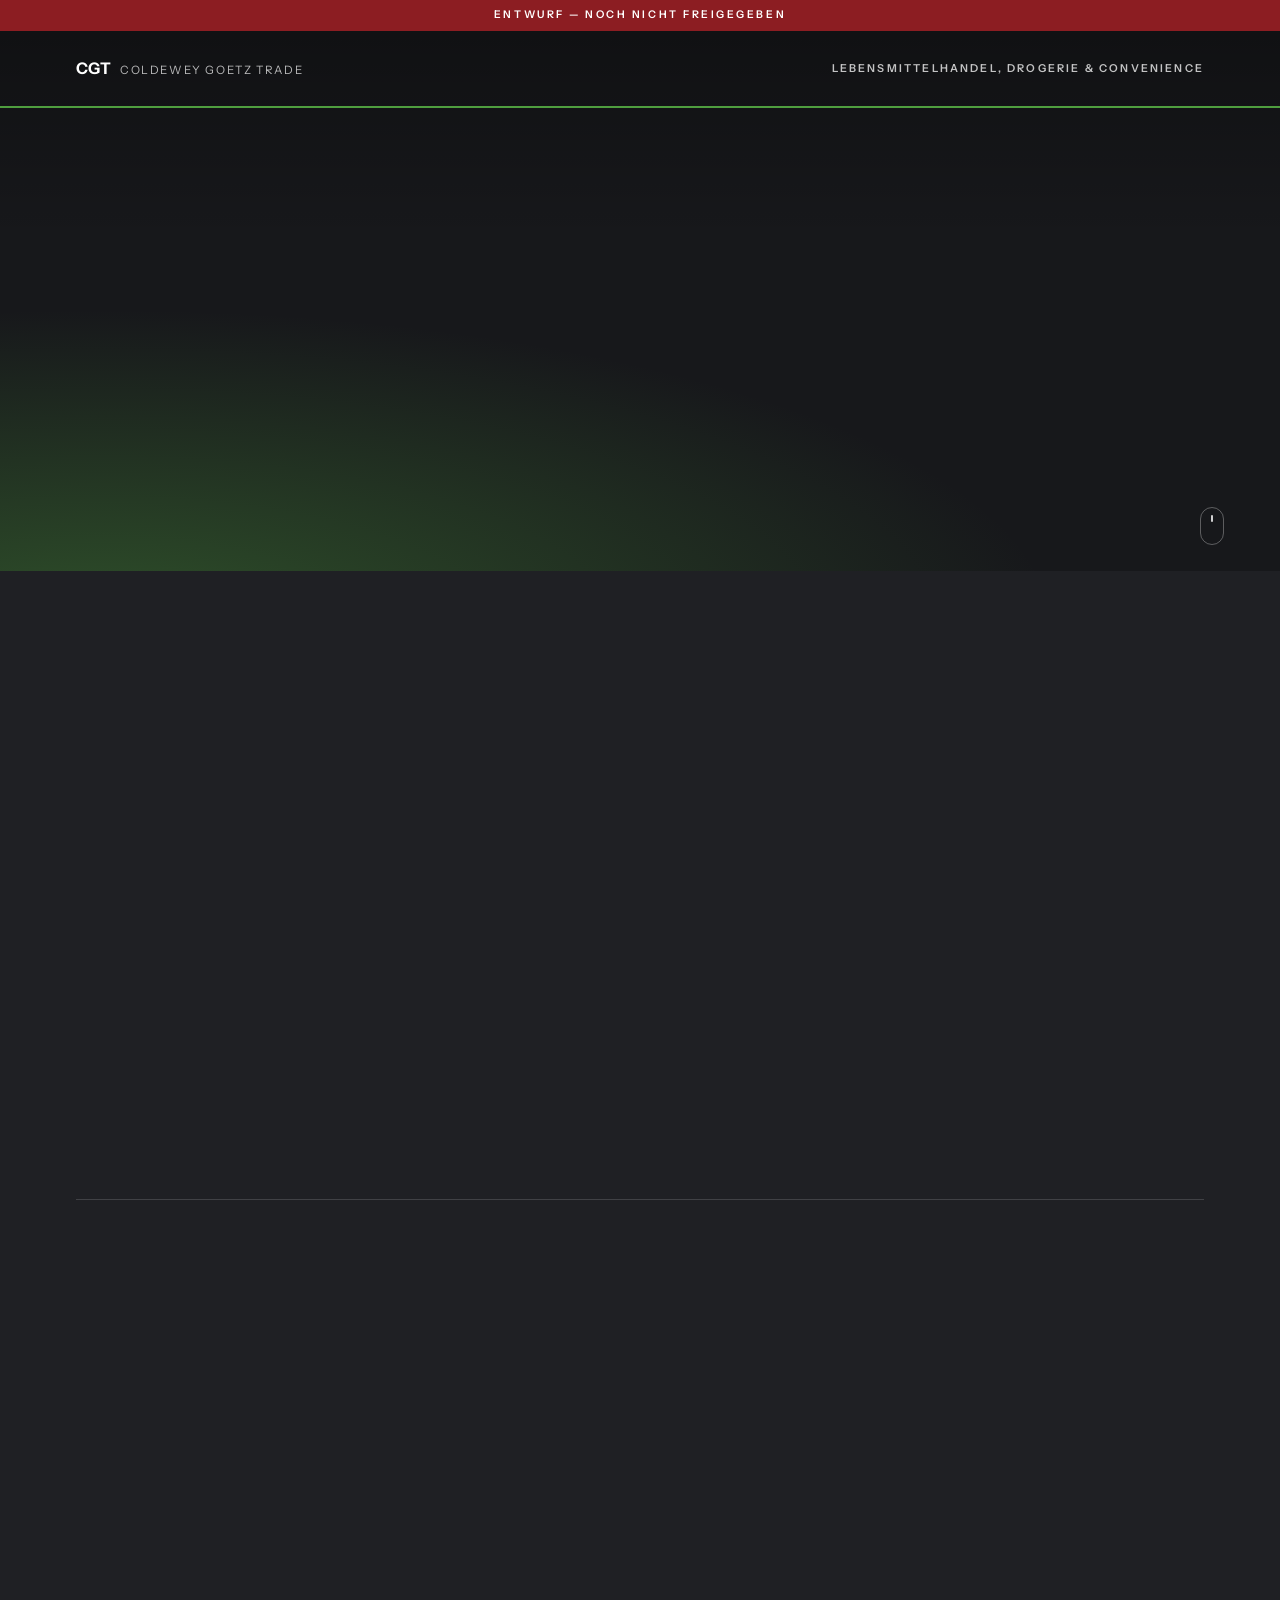
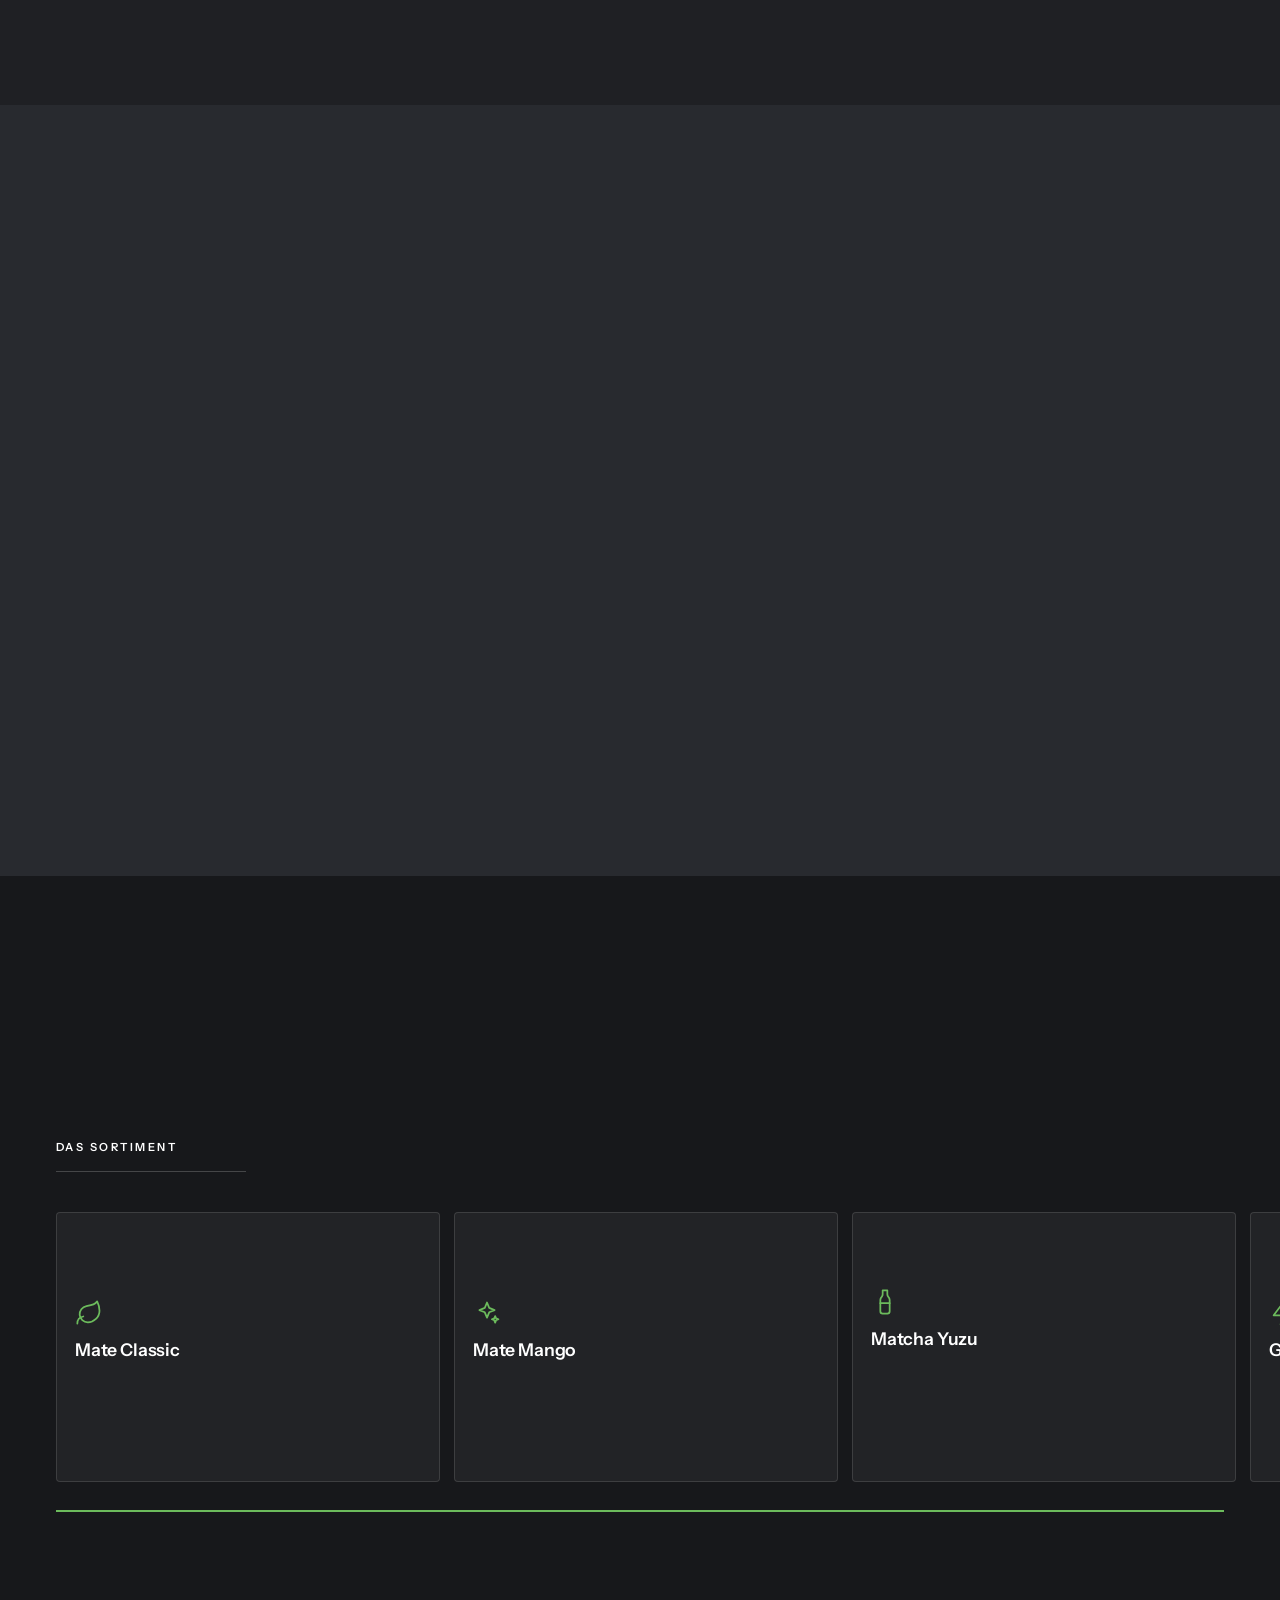
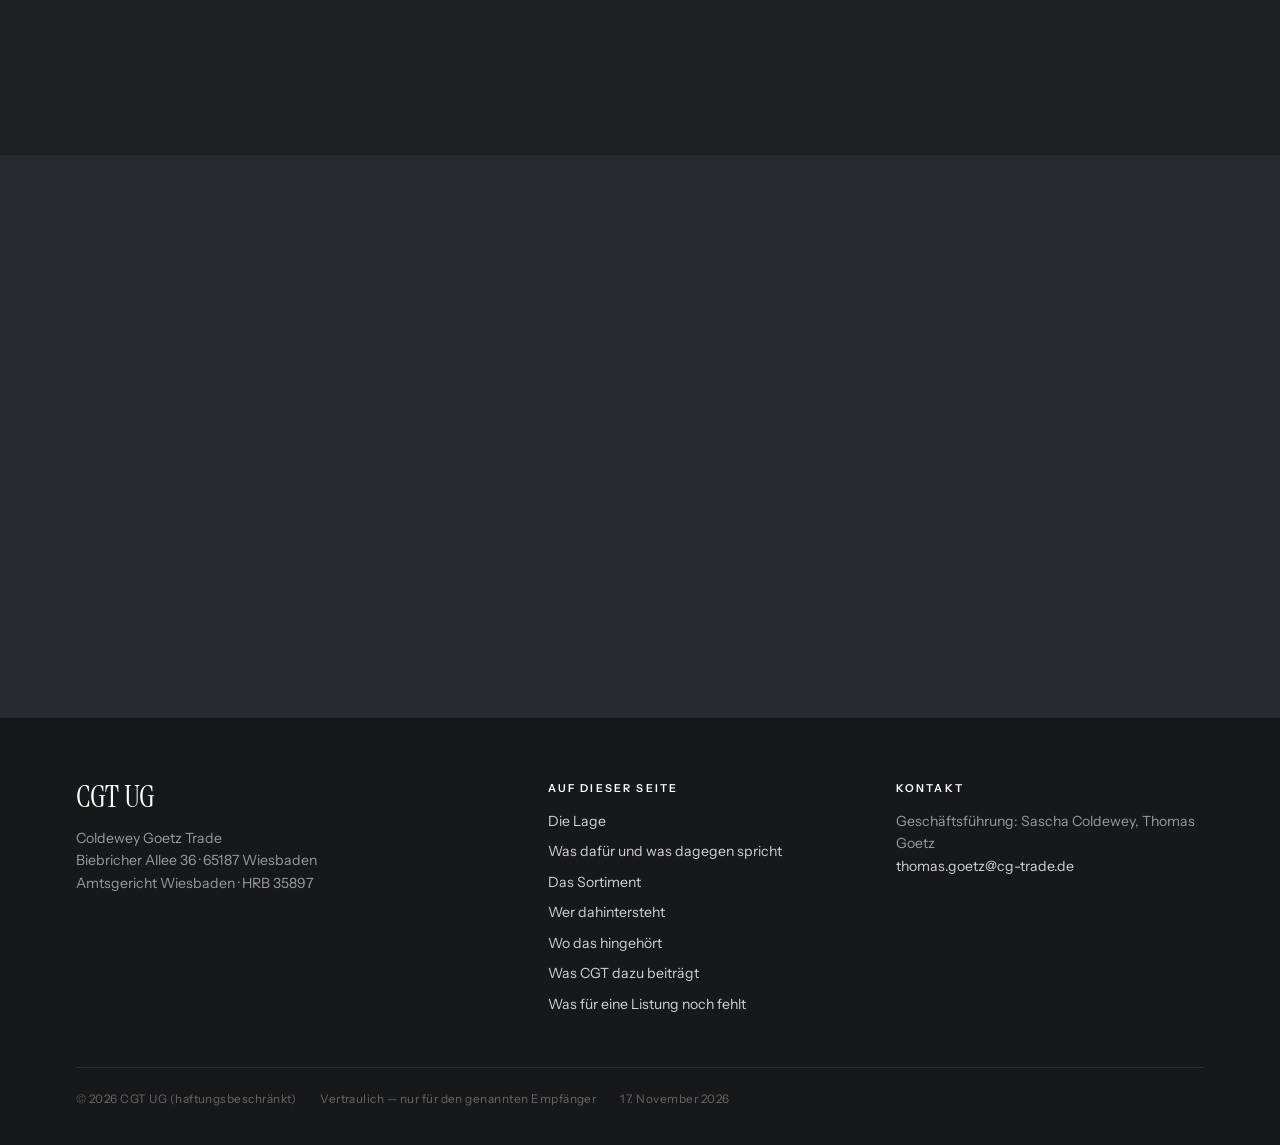
<file: pitch/site/mizu-gk7uwu/index.html>
<!doctype html>
<html lang="de" class="kein-js">
<head>
<meta charset="utf-8">
<meta name="viewport" content="width=device-width, initial-scale=1, viewport-fit=cover">
<title>MIZU</title>
<meta name="description" content="Vier Sorten in der Dose — aus einer Kategorie, deren Umsatz sich in zwölf Monaten verdreifacht hat.">

<!-- Pitch-Seiten gehoeren nicht in Suchmaschinen. -->
<meta name="robots" content="noindex, nofollow">

<!-- Vorschau, wenn der Link per Mail oder Messenger geteilt wird -->
<meta property="og:type" content="website">
<meta property="og:title" content="MIZU">
<meta property="og:description" content="Vier Sorten in der Dose — aus einer Kategorie, deren Umsatz sich in zwölf Monaten verdreifacht hat.">
<meta name="theme-color" content="#0d1117">

<link rel="icon" href="data:image/svg+xml,<svg xmlns='http://www.w3.org/2000/svg' viewBox='0 0 32 32'><rect width='32' height='32' rx='7' fill='%230e6e5c'/><text x='16' y='22' font-family='Arial,sans-serif' font-size='14' font-weight='bold' fill='white' text-anchor='middle'>C</text></svg>">
<link rel="stylesheet" href="assets/schriften.css">
<link rel="stylesheet" href="assets/stil.css">
<style>:root{--akzent:#4F9E3F;--akzent-dunkel:#4F9E3F;}</style>
</head>
<body class="schema-dunkel">

<a href="#inhalt" class="knopf" style="position:absolute;left:-9999px;top:0"
   onfocus="this.style.left='8px';this.style.top='8px';this.style.zIndex='99'"
   onblur="this.style.left='-9999px'">Zum Inhalt springen</a>

<!-- ===== Kopfzeile: auf allen Projektseiten gleich ===== -->
<header class="kopf">
  <div class="entwurfsbalken">Entwurf — noch nicht freigegeben</div>
  <div class="bahn kopf__bahn">
    <a class="kopf__logo" href="#">CGT <span>Coldewey Goetz Trade</span></a>
    <div class="kopf__kunde">LEBENSMITTELHANDEL, DROGERIE &amp; CONVENIENCE</div>
  </div>
  <div class="fortschritt"></div>
</header>

<header class="hero hero--schlicht"><div class="hero__schleier"></div><div class="bahn"><div class="hero__schild" data-auftritt>Pitch für LEBENSMITTELHANDEL, DROGERIE &amp; CONVENIENCE</div><h1 data-auftritt style="--verzug:80ms">Mate. Matcha. Guarana.</h1><p class="hero__claim" data-auftritt style="--verzug:200ms">Vier Sorten in der Dose — aus einer Kategorie, deren Umsatz sich in zwölf Monaten verdreifacht hat.</p><div class="hero__fuss" data-auftritt style="--verzug:320ms"><span>Kanal: Funktionsgetränke · Konzeptentwurf</span><span>Stand: 17. November 2026</span><span>Thomas Goetz, CGT UG</span></div></div><div class="hero__runter" aria-hidden="true"></div></header>

<main id="inhalt">
<section class="abschnitt"><div class="bahn">
<p class="vertraulich" data-auftritt><strong>Klickdummy, Stand 17. November 2026 — noch nicht versandfertig.</strong> Produktangaben von der Herstellerseite, Marktzahlen mit Quelle am Absatz. <strong>Es fehlen alle Produktbilder.</strong> Und: Dass „Mizu&quot; aus der Themenplanung die Marke von Vitamizu Sp. z o.o. ist, ist sehr wahrscheinlich, aber <strong>nicht bestätigt</strong> — vor Verwendung bei Epsilon abklopfen.</p>
</div></section>
<section class="abschnitt" id="die-lage"><div class="bahn"><header class="abschnitt__kopf" data-auftritt><span class="marke">01</span><h2>Die Lage</h2></header>
<p class="fuehrung" data-auftritt>Matcha ist aus der Nische raus. Nicht langsam, sondern in zwölf Monaten.</p>
<div class="belege"><div class="beleg" data-auftritt style="--verzug:0ms"><div class="beleg__wert">rund 75 Mio. €</div><div class="beleg__text"><span class="beleg__was">Umsatz mit Matcha-Produkten im FMCG-Handel, September 2025 bis August 2026</span><span class="beleg__quelle">YouGov Shopper-Daten, MAT August 2026 — Umsatz in einem Jahr verdreifacht</span></div></div><div class="beleg" data-auftritt style="--verzug:70ms"><div class="beleg__wert">verdoppelt</div><div class="beleg__text"><span class="beleg__was">Käuferzahl im selben Zeitraum</span><span class="beleg__quelle">YouGov Shopper-Daten, MAT August 2026</span></div></div><div class="beleg" data-auftritt style="--verzug:140ms"><div class="beleg__wert">5,1 Mio. €</div><div class="beleg__text"><span class="beleg__was">Loser Matcha in LEH und Drogerie, zwölf Monate bis Juni 2026</span><span class="beleg__quelle">Circana, zitiert im ZDF (Zeitraum bis Juni 2024: 2,3 Mio. €)</span></div></div></div>
<p data-auftritt><strong>Teekanne steigt im September 2026 mit einem eigenen Matcha-Pulver ein.</strong> Wenn ein Haus dieser Größe eine Kategorie betritt, ist sie keine Nische mehr.</p>
</div></section>
<section class="abschnitt abschnitt--hell" id="was-daf-r-und-was-dagegen-spricht"><div class="bahn"><header class="abschnitt__kopf" data-auftritt><span class="marke">02</span><h2>Was dafür und was dagegen spricht</h2></header>
<div class="karten karten--zwei"><div data-auftritt style="--verzug:0ms"><article class="karte"><div class="karte__text"><span class="karte__zeichen"><svg class="sinnbild sinnbild--karte" viewBox="0 0 24 24" fill="none" stroke="currentColor" stroke-width="1.5" stroke-linecap="round" stroke-linejoin="round" aria-hidden="true"><path d="M3 20.5h18M7 20.5V14M12 20.5V8.5M17 20.5v-16"/></svg></span><h3>Dafür</h3><p data-auftritt>Eine Kategorie mit verdreifachtem Umsatz und verdoppelter Käuferzahl — in zwölf Monaten.</p>
<p data-auftritt>Mate, Matcha und Guarana sind <strong>funktionale</strong> Getränke. Sie stehen neben Nahrungsergänzung, nicht neben Limonade. Das ist eine Fläche, auf der der Preis nicht das erste Argument ist.</p></div></article></div><div data-auftritt style="--verzug:90ms"><article class="karte"><div class="karte__text"><span class="karte__zeichen"><svg class="sinnbild sinnbild--karte" viewBox="0 0 24 24" fill="none" stroke="currentColor" stroke-width="1.5" stroke-linecap="round" stroke-linejoin="round" aria-hidden="true"><circle cx="12" cy="12" r="10"/><path d="M12 6.5V12l3.5 2"/></svg></span><h3>Dagegen</h3><p data-auftritt><strong>Das sagen wir lieber vorher:</strong> Innerhalb der Matcha-Kategorie verschiebt sich das Gewicht weg vom fertigen Getränk. Matcha-<em>Getränke</em> machten im MAT 2025 noch rund 70 % des Umsatzes aus, inzwischen etwas über 30 %. Matcha-Smoothies verloren zuletzt fast 30 % Umsatz.</p>
<p data-auftritt><em>Quelle: YouGov Shopper-Daten, MAT August 2026.</em></p>
<p data-auftritt>Gewachsen ist vor allem das Pulver. Wer ein Dosengetränk listet, listet in den kleineren der beiden Teile.</p></div></article></div></div>
<p data-auftritt>Beides gehört auf den Tisch. Die Kategorie wächst — und sie wächst nicht gleichmäßig. Deshalb schlagen wir keine Vollsortiment-Listung vor, sondern einen schmalen Einstieg.</p>
</div></section>
<section class="quer" id="das-sortiment" style="--anzahl:5"><div class="quer__buehne"><div class="quer__klebe"><div class="quer__kopf"><span class="marke">Das Sortiment</span></div><div class="quer__spur"><article class="querkarte"><div class="querkarte__text"><svg class="sinnbild sinnbild--karte" viewBox="0 0 24 24" fill="none" stroke="currentColor" stroke-width="1.5" stroke-linecap="round" stroke-linejoin="round" aria-hidden="true"><path d="M11 20A7 7 0 0 1 9.8 6.1C15.5 5 17 4.5 19 2c1 2 2 4.2 2 8 0 5.5-4.8 10-10 10z"/><path d="M2 21c0-3 1.9-5.4 5.1-6"/></svg><h3>Mate Classic</h3><p data-auftritt>Dose 330 ml.</p></div></article><article class="querkarte"><div class="querkarte__text"><svg class="sinnbild sinnbild--karte" viewBox="0 0 24 24" fill="none" stroke="currentColor" stroke-width="1.5" stroke-linecap="round" stroke-linejoin="round" aria-hidden="true"><path d="m12 3 1.9 4.6 4.6 1.9-4.6 1.9L12 16l-1.9-4.6L5.5 9.5l4.6-1.9z"/><path d="m19 14.6.8 2 2 .8-2 .8-.8 2-.8-2-2-.8 2-.8z"/></svg><h3>Mate Mango</h3><p data-auftritt>Dose 330 ml, <strong>Zero Sugar</strong>.</p></div></article><article class="querkarte"><div class="querkarte__text"><svg class="sinnbild sinnbild--karte" viewBox="0 0 24 24" fill="none" stroke="currentColor" stroke-width="1.5" stroke-linecap="round" stroke-linejoin="round" aria-hidden="true"><path d="M10 2h4v3.4a3 3 0 0 0 .6 1.8l.8 1.1a4 4 0 0 1 .6 2.2V20a2 2 0 0 1-2 2h-4a2 2 0 0 1-2-2v-9.5a4 4 0 0 1 .6-2.2l.8-1.1A3 3 0 0 0 10 5.4z"/><path d="M8 13h8"/></svg><h3>Matcha Yuzu</h3><p data-auftritt>Dose 250 ml. Natürlicher Matcha- und Mate-Extrakt, <strong>ohne Konservierungsstoffe, ohne Zuckerzusatz</strong>.</p></div></article><article class="querkarte"><div class="querkarte__text"><svg class="sinnbild sinnbild--karte" viewBox="0 0 24 24" fill="none" stroke="currentColor" stroke-width="1.5" stroke-linecap="round" stroke-linejoin="round" aria-hidden="true"><path d="M13 2 4 14h7l-1 8 9-12h-7z"/></svg><h3>Guarana</h3><p data-auftritt>Dose 250 ml. Auch als <strong>zuckerfreie</strong> Variante.</p></div></article><article class="querkarte"><div class="querkarte__text"><svg class="sinnbild sinnbild--karte" viewBox="0 0 24 24" fill="none" stroke="currentColor" stroke-width="1.5" stroke-linecap="round" stroke-linejoin="round" aria-hidden="true"><circle cx="12" cy="12" r="10"/><path d="m8.5 12 2.5 2.5 4.5-5"/></svg><h3>Zwei Gebinde, vier Sorten</h3><p data-auftritt>330 ml für die Mate-Linie, 250 ml für Matcha und Guarana. Schmal genug für einen Testeinstieg, breit genug für ein eigenes Regalfach.</p></div></article></div><div class="quer__balken"><i></i></div><div class="quer__fuss"><p class="quer__hinweis">Seitlich wischen &rarr;</p><div class="quer__steuer"><button class="slider__knopf" data-blaettern="zurueck" type="button" aria-label="Vorheriges">&#8592;</button><button class="slider__knopf" data-blaettern="vor" type="button" aria-label="Nächstes">&#8594;</button></div></div></div></div></section>
<section class="abschnitt"><div class="bahn">
<p data-auftritt>Quelle aller Produktangaben: Herstellerseite, abgerufen am 17.11.2026. Was dort nicht steht, steht hier nicht.</p>
</div></section>
<section class="abschnitt abschnitt--hell" id="wer-dahintersteht"><div class="bahn"><header class="abschnitt__kopf" data-auftritt><span class="marke">03</span><h2>Wer dahintersteht</h2></header>
<p class="fuehrung" data-auftritt>Kein Startup mit einer Idee, sondern ein Hersteller mit laufendem Export.</p>
<div class="belege"><div class="beleg" data-auftritt style="--verzug:0ms"><div class="beleg__wert">2016</div><div class="beleg__text"><span class="beleg__was">Vitamizu Sp. z o.o., Sitz Łódź, Polen — produziert Getränke seit</span><span class="beleg__quelle">Firmenprofil Trade.gov.pl, abgerufen 17.11.2026</span></div></div><div class="beleg" data-auftritt style="--verzug:70ms"><div class="beleg__wert">33</div><div class="beleg__text"><span class="beleg__was">Länder, in die nach Herstellerangabe geliefert wird</span><span class="beleg__quelle">Eigenangabe Herstellerseite, abgerufen 17.11.2026</span></div></div></div>
<p data-auftritt>Das Haus war <strong>Aussteller auf der Gulfood 2025</strong>. Im Handel geführt wird das Sortiment unter anderem über einen polnischen FMCG-Großhändler und einen niederländischen Distributeur — es gibt also bereits Partner, die die Artikel kennen und bewegen.</p>
</div></section>
<section class="abschnitt" id="wo-das-hingeh-rt"><div class="bahn"><header class="abschnitt__kopf" data-auftritt><span class="marke">04</span><h2>Wo das hingehört</h2></header>
<div class="zeichenfelder"><div class="zeichenfeld" data-auftritt style="--verzug:0ms"><svg class="sinnbild" viewBox="0 0 24 24" fill="none" stroke="currentColor" stroke-width="1.5" stroke-linecap="round" stroke-linejoin="round" aria-hidden="true"><circle cx="12" cy="9" r="6.5"/><path d="M8 14.5 6.5 22l5.5-2.8L17.5 22 16 14.5"/></svg><span class="zeichenfeld__titel">Drogerie</span><span class="zeichenfeld__text">dm, Rossmann, Müller — neben Nahrungsergänzung</span></div><div class="zeichenfeld" data-auftritt style="--verzug:60ms"><svg class="sinnbild" viewBox="0 0 24 24" fill="none" stroke="currentColor" stroke-width="1.5" stroke-linecap="round" stroke-linejoin="round" aria-hidden="true"><rect width="13" height="20" x="5.5" y="2" rx="2.5"/><path d="M12 18h.01"/></svg><span class="zeichenfeld__titel">Convenience</span><span class="zeichenfeld__text">Tankstelle, Kiosk, unterwegs</span></div><div class="zeichenfeld" data-auftritt style="--verzug:120ms"><svg class="sinnbild" viewBox="0 0 24 24" fill="none" stroke="currentColor" stroke-width="1.5" stroke-linecap="round" stroke-linejoin="round" aria-hidden="true"><circle cx="9" cy="20.5" r="1.3"/><circle cx="18" cy="20.5" r="1.3"/><path d="M2 2.5h2.6l2.7 12.1a2 2 0 0 0 2 1.6h8.5a2 2 0 0 0 2-1.5l1.7-7.2H5.4"/></svg><span class="zeichenfeld__titel">Discount</span><span class="zeichenfeld__text">Aktionsfläche, schmale Auswahl</span></div><div class="zeichenfeld" data-auftritt style="--verzug:180ms"><svg class="sinnbild" viewBox="0 0 24 24" fill="none" stroke="currentColor" stroke-width="1.5" stroke-linecap="round" stroke-linejoin="round" aria-hidden="true"><path d="m3 9.5 1.2-4.9A1 1 0 0 1 5.2 4h13.6a1 1 0 0 1 1 .6L21 9.5"/><path d="M3 9.5a3 3 0 0 0 6 0 3 3 0 0 0 6 0 3 3 0 0 0 6 0"/><path d="M4.5 12.3V20a1 1 0 0 0 1 1h13a1 1 0 0 0 1-1v-7.7"/></svg><span class="zeichenfeld__titel">Getränkefachhandel</span><span class="zeichenfeld__text">Verbundgruppen statt Einzelmärkte</span></div></div>
<p data-auftritt><strong>Nicht in den Getränkekasten.</strong> Mate, Matcha und Guarana werden einzeln und kalt gekauft, nicht als Vorrat. Der Platz dafür ist die Kühlung an der Kasse, das Drogerieregal und die Aktionsfläche — nicht die Palette.</p>
</div></section>
<section class="abschnitt abschnitt--hell" id="was-cgt-dazu-beitr-gt"><div class="bahn"><header class="abschnitt__kopf" data-auftritt><span class="marke">05</span><h2>Was CGT dazu beiträgt</h2></header>
<div class="zeichenfelder"><div class="zeichenfeld" data-auftritt style="--verzug:0ms"><svg class="sinnbild" viewBox="0 0 24 24" fill="none" stroke="currentColor" stroke-width="1.5" stroke-linecap="round" stroke-linejoin="round" aria-hidden="true"><rect width="15" height="10.5" x="4.5" y="11" rx="2"/><path d="M7.8 11V7a4.2 4.2 0 0 1 8.4 0v4"/></svg><span class="zeichenfeld__titel">Lizenz</span><span class="zeichenfeld__text">Die Rechte für Ihre Warengruppe</span></div><div class="zeichenfeld" data-auftritt style="--verzug:60ms"><svg class="sinnbild" viewBox="0 0 24 24" fill="none" stroke="currentColor" stroke-width="1.5" stroke-linecap="round" stroke-linejoin="round" aria-hidden="true"><path d="M2 20.5h20"/><path d="M3.5 20.5V10l5.5 3.5V10l5.5 3.5V6.5h5.5v14"/><path d="M18 10.5h.01M18 14.5h.01"/></svg><span class="zeichenfeld__titel">Produkt</span><span class="zeichenfeld__text">Ein Hersteller mit laufender Produktion, keine Entwicklung</span></div><div class="zeichenfeld" data-auftritt style="--verzug:120ms"><svg class="sinnbild" viewBox="0 0 24 24" fill="none" stroke="currentColor" stroke-width="1.5" stroke-linecap="round" stroke-linejoin="round" aria-hidden="true"><path d="m3 9.5 1.2-4.9A1 1 0 0 1 5.2 4h13.6a1 1 0 0 1 1 .6L21 9.5"/><path d="M3 9.5a3 3 0 0 0 6 0 3 3 0 0 0 6 0 3 3 0 0 0 6 0"/><path d="M4.5 12.3V20a1 1 0 0 0 1 1h13a1 1 0 0 0 1-1v-7.7"/></svg><span class="zeichenfeld__titel">Handel</span><span class="zeichenfeld__text">Der Weg ins Regal über DELTEX und Epsilon</span></div><div class="zeichenfeld" data-auftritt style="--verzug:180ms"><svg class="sinnbild" viewBox="0 0 24 24" fill="none" stroke="currentColor" stroke-width="1.5" stroke-linecap="round" stroke-linejoin="round" aria-hidden="true"><path d="M16 21v-2a4 4 0 0 0-4-4H6a4 4 0 0 0-4 4v2"/><circle cx="9" cy="7" r="4"/><path d="M22 21v-2a4 4 0 0 0-3-3.9M16 3.1a4 4 0 0 1 0 7.8"/></svg><span class="zeichenfeld__titel">Ein Ansprechpartner</span><span class="zeichenfeld__text">Für alles zusammen, nicht für jeden Teil einer</span></div></div>
</div></section>
<section class="abschnitt" id="was-f-r-eine-listung-noch-fehlt"><div class="bahn"><header class="abschnitt__kopf" data-auftritt><span class="marke">06</span><h2>Was für eine Listung noch fehlt</h2></header>
<p data-auftritt>Diese Punkte sind bewusst leer, weil es dazu keine Quelle gibt. Sie gehören ins erste Gespräch — nicht auf eine Hochglanzseite:</p>
<ul class="haken" data-auftritt><li><strong>Produktbilder.</strong> Ohne die ist diese Seite nicht versandfertig.</li><li><strong>EAN, Kartoninhalt, Palettenmaß, Mindestabnahme, Lieferzeit</strong></li><li><strong>Einkaufspreis und Kalkulation</strong> — auf dieser Seite steht kein Preis</li><li><strong>Pfand- und Mehrwegeinstufung</strong> für den deutschen Handel</li><li><strong>Haltbarkeit</strong> und Lagerbedingungen</li><li><strong>Welches Gebiet die Lizenz abdeckt</strong> — der Hersteller liefert in 33 Länder</li><li><strong>Vollständige Zutaten- und Nährwertangaben</strong> je Sorte</li></ul>
</div></section>

<section class="abschnitt abschnitt--hell" id="kontakt"><div class="bahn"><div class="kontakt" data-auftritt><h3>Reden wir über Mengen.</h3><p>Muster, Kalkulation und Liefertermine klären wir in einem Termin — kurzfristig und ohne Umwege.</p><div class="knopfreihe"><a class="knopf knopf--voll" href="mailto:thomas.goetz@cg-trade.de?subject=Mate.%20Matcha.%20Guarana.%20%E2%80%94%20R%C3%BCckfrage">Gespräch vereinbaren</a></div><p style="margin-top:22px;font-size:.88rem">Thomas Goetz &middot; CGT UG</p></div></div></section>
</main>

<!-- ===== Fusszeile: auf allen Projektseiten gleich ===== -->
<footer class="fuss">
  <div class="bahn">
    <div class="fuss__zeile">
      <div class="fuss__spalte"><span class="fuss__marke">CGT UG</span>Coldewey Goetz Trade<br>Biebricher Allee 36 · 65187 Wiesbaden<br>Amtsgericht Wiesbaden · HRB 35897</div>
      <div class="fuss__spalte"><h4>Auf dieser Seite</h4><ul><li><a href="#die-lage">Die Lage</a></li><li><a href="#was-daf-r-und-was-dagegen-spricht">Was dafür und was dagegen spricht</a></li><li><a href="#das-sortiment">Das Sortiment</a></li><li><a href="#wer-dahintersteht">Wer dahintersteht</a></li><li><a href="#wo-das-hingeh-rt">Wo das hingehört</a></li><li><a href="#was-cgt-dazu-beitr-gt">Was CGT dazu beiträgt</a></li><li><a href="#was-f-r-eine-listung-noch-fehlt">Was für eine Listung noch fehlt</a></li></ul></div>
      <div class="fuss__spalte"><h4>Kontakt</h4>Geschäftsführung: Sascha Coldewey, Thomas Goetz<br><a href="mailto:thomas.goetz@cg-trade.de">thomas.goetz@cg-trade.de</a></div>
    </div>
    <div class="fuss__recht">
      <span>&copy; 2026 CGT UG (haftungsbeschränkt)</span>
      <span>Vertraulich — nur für den genannten Empfänger</span>
      <span>17. November 2026</span>
    </div>
  </div>
</footer>

<script src="assets/bewegung.js" defer></script>
</body>
</html>
</file>
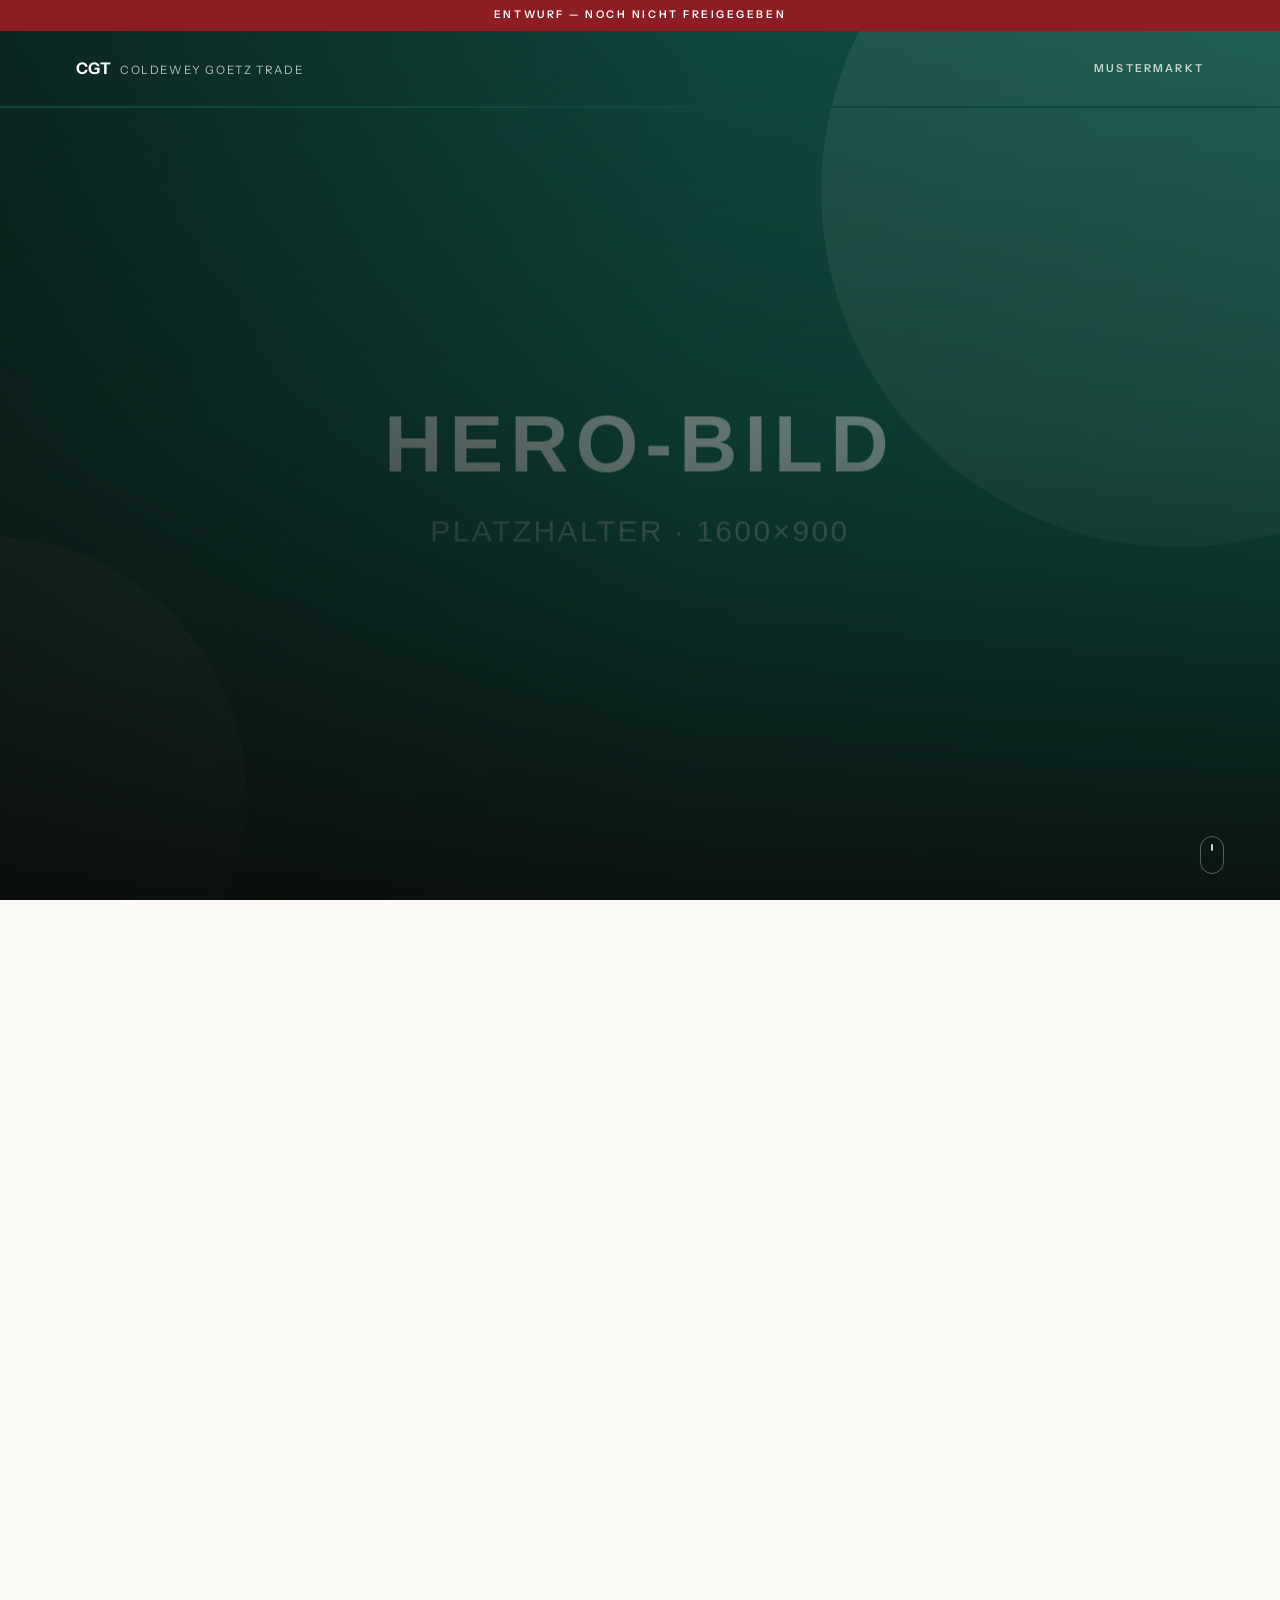
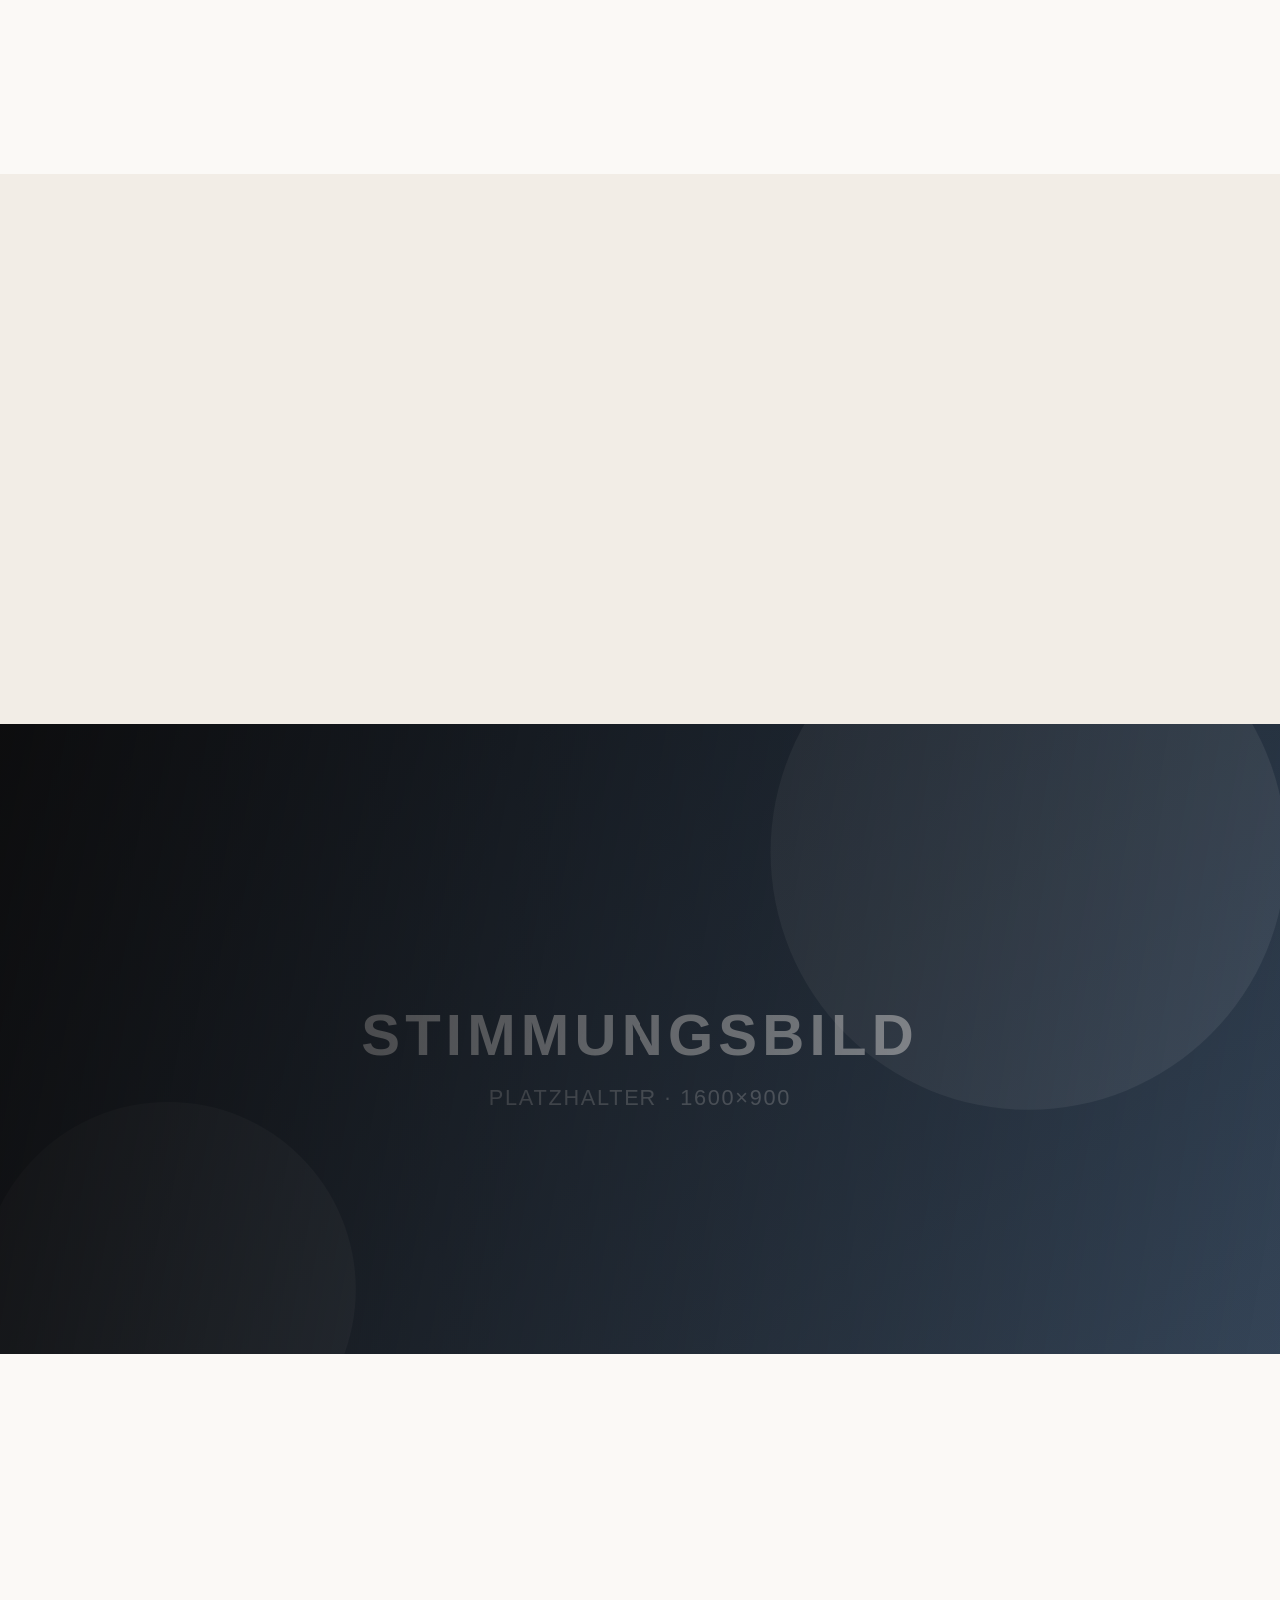
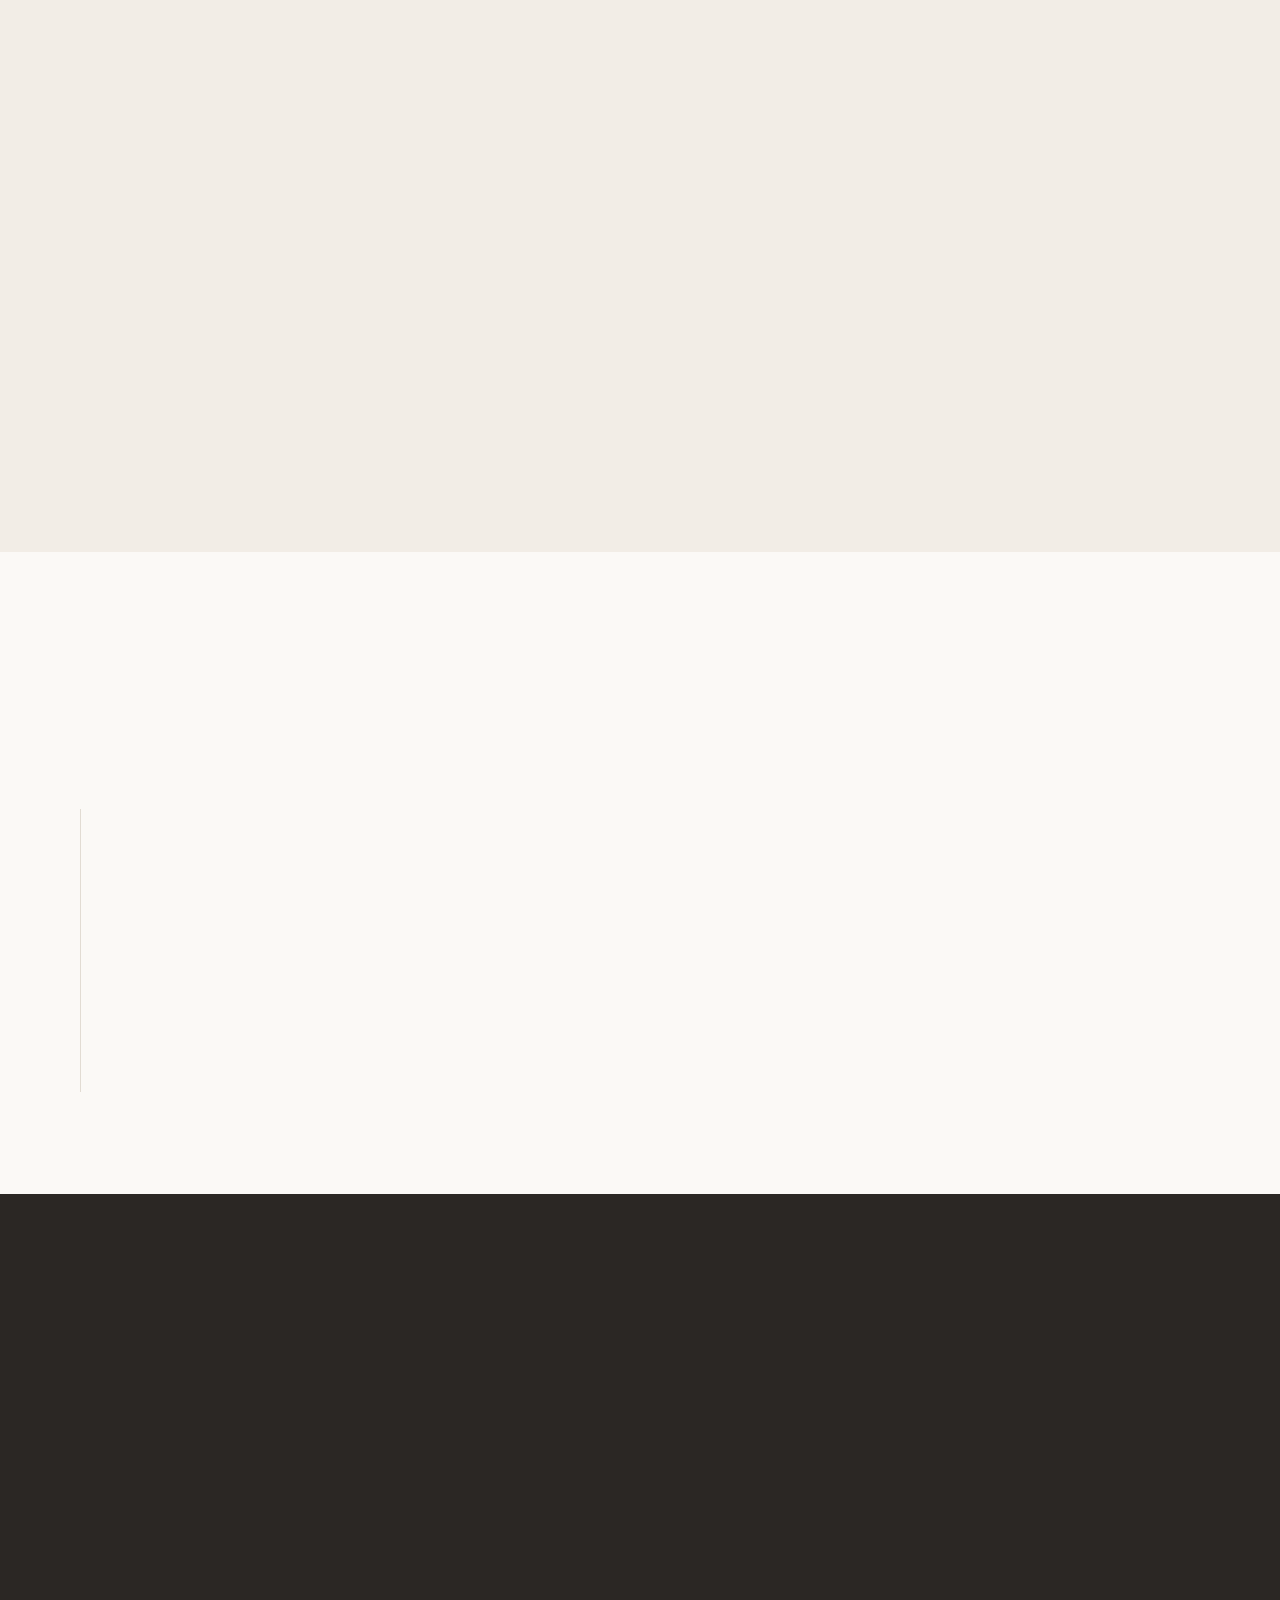
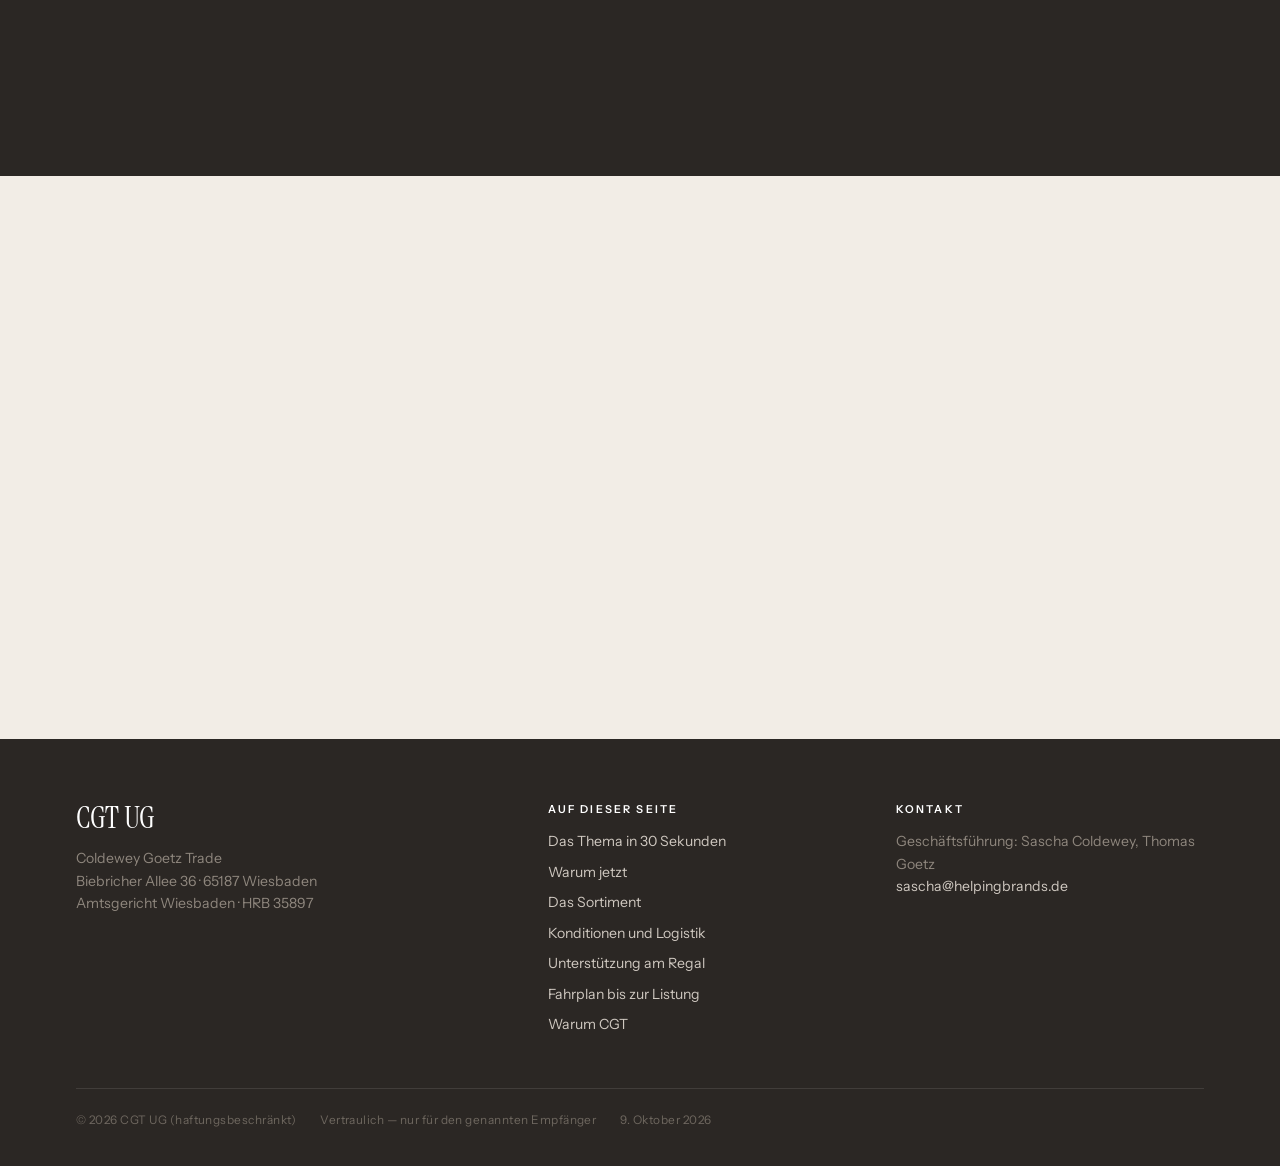
<file: pitch/vorschau/beispiel-musterlizenz.html>
<!doctype html>
<html lang="de" class="kein-js">
<head>
<meta charset="utf-8">
<meta name="viewport" content="width=device-width, initial-scale=1, viewport-fit=cover">
<title>Musterlizenz Pflegeserie — MUSTERMARKT</title>
<meta name="description" content="So sieht eine CGT-Pitch-Seite aus. Alle Zahlen hier sind erfunden.">

<!-- Pitch-Seiten gehoeren nicht in Suchmaschinen. -->
<meta name="robots" content="noindex, nofollow">

<!-- Vorschau, wenn der Link per Mail oder Messenger geteilt wird -->
<meta property="og:type" content="website">
<meta property="og:title" content="Musterlizenz Pflegeserie — MUSTERMARKT">
<meta property="og:description" content="So sieht eine CGT-Pitch-Seite aus. Alle Zahlen hier sind erfunden.">
<meta name="theme-color" content="#0d1117">

<link rel="icon" href="data:image/svg+xml,<svg xmlns='http://www.w3.org/2000/svg' viewBox='0 0 32 32'><rect width='32' height='32' rx='7' fill='%230e6e5c'/><text x='16' y='22' font-family='Arial,sans-serif' font-size='14' font-weight='bold' fill='white' text-anchor='middle'>C</text></svg>">
<style>
/* Schriften lokal eingebettet - keine Verbindung zu fremden Servern.
   Instrument Serif, Instrument Sans, Pinyon Script (SIL Open Font License). */
@font-face{font-family:'Instrument Serif';font-style:italic;font-weight:400;font-display:swap;src:url([data-uri]) format('woff2');}
@font-face{font-family:'Instrument Serif';font-style:normal;font-weight:400;font-display:swap;src:url([data-uri]) format('woff2');}
@font-face{font-family:'Instrument Sans';font-style:normal;font-weight:400 700;font-display:swap;src:url([data-uri]) format('woff2');}
@font-face{font-family:'Pinyon Script';font-style:normal;font-weight:400;font-display:swap;src:url([data-uri]) format('woff2');}

</style>
<style>
/* ==========================================================================
   CGT Pitch — gemeinsames Stylesheet
   Gilt für ALLE Projektseiten. Hier wird das Aussehen geändert, nie in der
   einzelnen Projektseite. Mobile first: Basis = Handy, danach Breakpoints.
   Schriften liegen eingebettet in schriften.css — kein fremder Server.
   ========================================================================== */

:root {
  /* Farben — pro Projekt überschreibbar über "akzent:" in inhalt.md */
  --akzent:        #0d4a3d;
  --akzent-dunkel: #093528;
  --akzent-hell:   #e6efec;

  --tinte:   #14110f;          /* warmes Schwarz, kein Reinschwarz */
  --gedimmt: #6b655f;
  --linie:   #e2dcd3;
  --papier:  #fbf9f6;          /* Bone statt Weiß — ruhiger, teurer */
  --rein:    #ffffff;
  --sanft:   #f2ede6;
  --nacht:   #2b2724;          /* warmes Anthrazit, kein Reinschwarz */

  --display: "Instrument Serif", Georgia, "Times New Roman", serif;
  --schrift: "Instrument Sans", -apple-system, BlinkMacSystemFont, "Segoe UI",
             Roboto, Arial, sans-serif;
  --script:  "Pinyon Script", "Snell Roundhand", cursive;

  --rand: 22px;
  --max:  1240px;
  --max-text: 660px;

  --radius: 4px;               /* fast eckig — Mode, nicht Software */
  --schatten: 0 1px 2px rgba(20,17,15,.04), 0 10px 40px rgba(20,17,15,.07);
  --schatten-hoch: 0 2px 6px rgba(20,17,15,.06), 0 28px 70px rgba(20,17,15,.16);

  --weich: cubic-bezier(.2,.7,.3,1);

  /* Dunkle Baender vertragen keinen dunklen Akzent - das Mercedes-Gruen
     verschwindet auf Anthrazit. --akzent-leucht hebt nur die Helligkeit an
     und laesst Ton und Saettigung stehen; ein ohnehin helles Orange bleibt
     dadurch, wie es ist. Kann ein Browser das nicht, bleibt der Akzent. */
  --akzent-leucht: var(--akzent);
}

@supports (color: oklch(from red max(l, .5) c h)) {
  :root { --akzent-leucht: oklch(from var(--akzent) max(l, .72) c h); }
}

*, *::before, *::after { box-sizing: border-box; }

html { scroll-behavior: smooth; -webkit-text-size-adjust: 100%; }

body {
  margin: 0;
  font-family: var(--schrift);
  font-size: 17px;
  line-height: 1.6;
  color: var(--tinte);
  background: var(--papier);
  overflow-x: hidden;
  -webkit-font-smoothing: antialiased;
  font-feature-settings: "kern" 1;
}

img { max-width: 100%; height: auto; display: block; }
a { color: inherit; text-decoration: none; }

/* --------------------------------------------------------------------------
   Raster
   -------------------------------------------------------------------------- */

.bahn {
  width: 100%;
  max-width: var(--max);
  margin-inline: auto;
  padding-inline: var(--rand);
}

.abschnitt { padding-block: 54px; position: relative; }
.abschnitt > .bahn > *:first-child { margin-top: 0; }
.abschnitt > .bahn > *:last-child  { margin-bottom: 0; }

.abschnitt--hell   { background: var(--sanft); }
.abschnitt--akzent { background: var(--akzent-hell); }

.abschnitt--dunkel { background: var(--nacht); color: #e8e3dc; }
.abschnitt--dunkel h2, .abschnitt--dunkel h3, .abschnitt--dunkel h4 { color: #fff; }
.abschnitt--dunkel p, .abschnitt--dunkel .fuehrung { color: #b2aaa1; }
.abschnitt--dunkel strong { color: #fff; }
.abschnitt--dunkel .karte { background: rgba(255,255,255,.04); border-color: rgba(255,255,255,.1); }
.abschnitt--dunkel ul.haken li::before { border-color: var(--akzent-hell); }

/* --------------------------------------------------------------------------
   Typografie — Serif für Überschriften, Sans für alles Gelesene
   -------------------------------------------------------------------------- */

h1, h2 {
  font-family: var(--display);
  font-weight: 400;
  line-height: 1.02;
  letter-spacing: -0.02em;
  margin: 0 0 .4em;
  text-wrap: balance;
}

h1 { font-size: clamp(3rem, 13vw, 7.5rem); }
h2 { font-size: clamp(2.3rem, 8.5vw, 4.6rem); }

h3, h4 {
  font-family: var(--schrift);
  font-weight: 600;
  line-height: 1.22;
  letter-spacing: -0.01em;
  margin: 0 0 .5em;
}
h3 { font-size: clamp(1.1rem, 3.4vw, 1.3rem); }
h4 { font-size: 1rem; }

p { margin: 0 0 1.15em; max-width: var(--max-text); }

.script {
  font-family: var(--script);
  font-weight: 400;
  letter-spacing: 0;
  text-transform: none;
}

.abschnitt__kopf { margin-bottom: 28px; }

/* Kleine Marke über der Überschrift */
.marke {
  display: block;
  font-size: .7rem;
  font-weight: 600;
  letter-spacing: .22em;
  text-transform: uppercase;
  color: var(--akzent);
  margin-bottom: 18px;
  padding-bottom: 14px;
  border-bottom: 1px solid var(--linie);
  max-width: 190px;
}
.abschnitt--dunkel .marke { color: #fff; border-bottom-color: rgba(255,255,255,.2); }

.fuehrung {
  font-size: clamp(1.15rem, 3.8vw, 1.45rem);
  line-height: 1.45;
  color: var(--tinte);
  max-width: 34ch;
  letter-spacing: -0.012em;
}
.abschnitt--dunkel .fuehrung { color: #f0ece6; }

ul, ol { margin: 0 0 1.15em; padding-left: 1.15em; max-width: var(--max-text); }
li { margin-bottom: .5em; }

ul.haken { list-style: none; padding-left: 0; }
ul.haken li { position: relative; padding-left: 30px; margin-bottom: .85em; }
ul.haken li::before {
  content: "";
  position: absolute; left: 0; top: .42em;
  width: 16px; height: 9px;
  border-left: 2px solid var(--akzent);
  border-bottom: 2px solid var(--akzent);
  transform: rotate(-45deg);
}

blockquote {
  margin: 30px 0;
  padding-left: 22px;
  border-left: 2px solid var(--akzent);
  font-size: 1.1rem;
}

hr { border: 0; border-top: 1px solid var(--linie); margin: 48px 0; }

/* --------------------------------------------------------------------------
   Dunkles Schema
   Wird pro Projekt mit "schema: dunkel" in der inhalt.md eingeschaltet.
   Geaendert werden nur die Farbmarken -- alle Bausteine rechnen damit und
   sehen automatisch richtig aus. Die paar Stellen, die hell voraussetzen,
   stehen darunter.
   -------------------------------------------------------------------------- */

/* Anthrazit statt Reinschwarz: Schwarz saugt Bilder auf und wirkt am
   Bildschirm haerter als gedruckt. Vier Stufen, alle neutral-kuehl:
   nacht (tiefste Baender) < papier (Seite) < sanft (helle Abschnitte)
   < rein (abgehobene Flaechen). */
body.schema-dunkel {
  --tinte:   #f3f1ee;
  --gedimmt: #a3a3a8;
  --linie:   rgba(255,255,255,.15);
  --papier:  #1f2024;
  --rein:    #2d2f35;
  --sanft:   #282a2f;
  --nacht:   #17181b;
}

body.schema-dunkel .kopf.ist-geklebt { background: rgba(31,32,36,.93); }
body.schema-dunkel .prospekt__kopf { background: #000; }
body.schema-dunkel .zettel { background: #fff; color: #111; }
body.schema-dunkel .zettel h3 { color: #111; }
body.schema-dunkel .slider__knopf:hover { background: #fff; color: #000; border-color: #fff; }
body.schema-dunkel .abschnitt .knopf--rand { color: var(--tinte); }
body.schema-dunkel .abschnitt .knopf--rand:hover { border-color: var(--akzent); }
body.schema-dunkel .karte__bild { background: var(--sanft); }
body.schema-dunkel .vertraulich { background: rgba(255,255,255,.03); }
body.schema-dunkel .aufklapp summary { color: var(--tinte); }
/* Die Fussgraus sind warm getoent und passen zum warmen Schwarz des
   hellen Schemas. Auf Anthrazit wirken sie schmutzig, also neutral. */
body.schema-dunkel .fuss { color: #9a9aa0; }
body.schema-dunkel .fuss a { color: #d2d2d7; }
body.schema-dunkel .fuss a:hover { color: #fff; }
body.schema-dunkel::selection, body.schema-dunkel *::selection {
  background: var(--akzent); color: #fff;
}

/* --------------------------------------------------------------------------
   Kopfzeile
   -------------------------------------------------------------------------- */

.kopf {
  position: fixed; inset: 0 0 auto 0; z-index: 50;
  border-bottom: 1px solid transparent;
  transition: background .4s var(--weich), border-color .4s var(--weich);
}
.kopf.ist-geklebt {
  background: rgba(251,249,246,.9);
  backdrop-filter: saturate(150%) blur(14px);
  -webkit-backdrop-filter: saturate(150%) blur(14px);
  border-bottom-color: var(--linie);
}

.kopf__bahn {
  display: flex; align-items: center; justify-content: space-between;
  gap: 16px; height: 62px;
}

.kopf__logo {
  font-weight: 700; font-size: 1rem; letter-spacing: .02em;
  color: #fff; display: flex; align-items: baseline; gap: 9px;
  transition: color .4s var(--weich);
}
.kopf__logo span {
  font-weight: 400; font-size: .72rem; letter-spacing: .14em;
  text-transform: uppercase; opacity: .7; display: none;
}
.kopf.ist-geklebt .kopf__logo { color: var(--tinte); }

.kopf__kunde {
  display: none;
  font-size: .68rem; font-weight: 600; letter-spacing: .2em;
  text-transform: uppercase; color: rgba(255,255,255,.75);
  transition: color .4s var(--weich);
  white-space: nowrap; overflow: hidden; text-overflow: ellipsis;
}
.kopf.ist-geklebt .kopf__kunde { color: var(--gedimmt); }

.fortschritt {
  position: absolute; left: 0; bottom: -1px;
  height: 2px; width: 0%;
  background: var(--akzent);
  transition: width .1s linear;
}

/* --------------------------------------------------------------------------
   Hero
   -------------------------------------------------------------------------- */

.hero {
  position: relative;
  min-height: 100svh; min-height: 100vh;
  display: flex; align-items: flex-end;
  padding-block: 110px 48px;
  overflow: hidden;
  overflow: clip;
  background: var(--nacht);
  color: #fff;
  isolation: isolate;
}

.hero__bild {
  position: absolute; inset: -10% 0; z-index: -2;
  background-size: cover; background-position: center;
  will-change: transform;
}

.hero__schleier {
  position: absolute; inset: 0; z-index: -1;
  background:
    linear-gradient(to top, rgba(10,8,7,.88) 0%, rgba(10,8,7,.34) 52%, rgba(10,8,7,0) 100%),
    linear-gradient(to right, rgba(10,8,7,.46) 0%, rgba(10,8,7,.04) 55%, rgba(10,8,7,0) 100%);
}

.hero__logo { height: 46px; width: auto; margin-bottom: 30px; }

/* Doppel aus Empfaenger- und Markenlogo */
.hero__paar {
  display: flex; align-items: center; flex-wrap: wrap;
  gap: 14px 18px; margin-bottom: 30px;
}
.hero__paar .hero__logo { margin-bottom: 0; }
.hero__logo--partner { height: 60px; border-radius: 6px; }
.hero__mal {
  font-family: var(--schrift); font-weight: 300;
  font-size: 1.5rem; line-height: 1;
  color: rgba(255,255,255,.45);
}

.hero h1 { color: #fff; margin-bottom: .25em; }

.hero__claim {
  font-family: var(--schrift);
  font-size: clamp(1.05rem, 4.2vw, 1.35rem);
  line-height: 1.45;
  color: rgba(255,255,255,.85);
  max-width: 38ch;
  margin-bottom: 0;
}

.hero__schild {
  display: inline-block;
  font-size: .68rem; font-weight: 600;
  letter-spacing: .22em; text-transform: uppercase;
  color: rgba(255,255,255,.8);
  padding-bottom: 12px;
  margin-bottom: 22px;
  border-bottom: 1px solid rgba(255,255,255,.3);
}

.hero__fuss {
  display: flex; flex-direction: column; gap: 6px;
  font-size: .8rem; letter-spacing: .04em;
  color: rgba(255,255,255,.6);
  border-top: 1px solid rgba(255,255,255,.15);
  padding-top: 20px; margin-top: 34px;
}

.hero__runter {
  position: absolute; right: var(--rand); bottom: 26px;
  width: 24px; height: 38px;
  border: 1px solid rgba(255,255,255,.3);
  border-radius: 13px;
  display: none;
}
.hero__runter::after {
  content: "";
  position: absolute; left: 50%; top: 7px;
  width: 2px; height: 7px; border-radius: 2px;
  background: rgba(255,255,255,.8);
  transform: translateX(-50%);
  animation: rollen 2s ease-in-out infinite;
}
@keyframes rollen {
  0%, 100% { opacity: 0; transform: translate(-50%, 0); }
  35%      { opacity: 1; }
  70%      { opacity: 0; transform: translate(-50%, 13px); }
}

/* --------------------------------------------------------------------------
   Kapitel — bildfüllende Trennseite, gibt der Seite Rhythmus
   -------------------------------------------------------------------------- */

.kapitel {
  position: relative;
  min-height: 68svh; min-height: 68vh;
  display: flex; align-items: center;
  overflow: hidden;
  overflow: clip;
  background: var(--nacht);
  color: #fff;
  isolation: isolate;
  text-align: center;
}
.kapitel__bild {
  position: absolute; inset: -10% 0; z-index: -2;
  background-size: cover; background-position: center;
  will-change: transform;
}
.kapitel__schleier {
  position: absolute; inset: 0; z-index: -1;
  background:
    radial-gradient(ellipse at center, rgba(10,8,7,.30) 0%, rgba(10,8,7,.62) 100%);
}
.kapitel__nummer {
  font-size: .7rem; font-weight: 600; letter-spacing: .3em;
  text-transform: uppercase; color: rgba(255,255,255,.6);
  display: block; margin-bottom: 26px;
}
.kapitel__script {
  font-family: var(--script);
  font-size: clamp(2.6rem, 11vw, 5.5rem);
  line-height: 1;
  color: #fff;
  display: block;
  margin-bottom: .1em;
}
.kapitel h2 { color: #fff; margin: 0 auto .35em; max-width: 16ch; }
.kapitel p { color: rgba(255,255,255,.82); margin-inline: auto; max-width: 46ch; }

/* --------------------------------------------------------------------------
   Kennzahlen
   -------------------------------------------------------------------------- */

.kennzahlen {
  display: grid; grid-template-columns: repeat(2, 1fr);
  border-top: 1px solid var(--linie);
  margin: 30px 0;
}
.abschnitt--dunkel .kennzahlen { border-top-color: rgba(255,255,255,.18); }

.kennzahl {
  padding: 26px 16px 26px 0;
  border-bottom: 1px solid var(--linie);
}
.kennzahl:nth-child(odd) { padding-right: 20px; }
.abschnitt--dunkel .kennzahl { border-bottom-color: rgba(255,255,255,.18); }

.kennzahl__wert {
  display: block;
  font-family: var(--display); font-weight: 400;
  font-size: clamp(2.6rem, 11vw, 4.2rem);
  line-height: .95; letter-spacing: -0.03em;
  color: var(--akzent);
  font-variant-numeric: tabular-nums lining-nums;
  margin-bottom: 12px;
}
.abschnitt--dunkel .kennzahl__wert { color: #fff; }

.kennzahl__text {
  display: block;
  font-size: .82rem; line-height: 1.4;
  letter-spacing: .02em; color: var(--gedimmt);
}
.abschnitt--dunkel .kennzahl__text { color: #9b938a; }

/* --------------------------------------------------------------------------
   Karten + Slider
   -------------------------------------------------------------------------- */

.karten { display: grid; grid-template-columns: 1fr; gap: 20px; margin: 30px 0; }
.karten > * { height: 100%; }

.karte {
  background: var(--rein);
  border: 1px solid var(--linie);
  border-radius: var(--radius);
  overflow: hidden;
  display: flex; flex-direction: column; height: 100%;
  transition: transform .5s var(--weich), box-shadow .5s var(--weich);
}
.karte:hover { transform: translateY(-5px); box-shadow: var(--schatten-hoch); }
.karten > * > .karte { height: 100%; }

.karte__bild { aspect-ratio: 4 / 3; background: var(--sanft); overflow: hidden; }
.karte__bild img {
  width: 100%; height: 100%; object-fit: cover;
  transition: transform .8s var(--weich);
}
.karte:hover .karte__bild img { transform: scale(1.04); }

.karte__text { padding: 24px 22px 26px; flex: 1; }
.karte__text h3 { margin-bottom: .5em; }
.karte__text p { font-size: .93rem; color: var(--gedimmt); margin-bottom: .6em; }
.karte__text > *:last-child { margin-bottom: 0; }

.karte__nummer {
  display: block;
  font-size: .68rem; font-weight: 600; letter-spacing: .2em;
  color: var(--akzent); margin-bottom: 12px;
}

.slider { margin: 30px 0; position: relative; }
.slider__spur {
  display: grid; grid-auto-flow: column; grid-auto-columns: 76%;
  gap: 16px; overflow-x: auto;
  scroll-snap-type: x mandatory;
  scroll-padding-inline: var(--rand);
  padding-inline: var(--rand);
  margin-inline: calc(var(--rand) * -1);
  padding-bottom: 14px;
  scrollbar-width: none; -webkit-overflow-scrolling: touch;
}
.slider__spur::-webkit-scrollbar { display: none; }
.slider__spur > * { scroll-snap-align: start; }

.slider__steuer { display: none; gap: 10px; margin-top: 18px; }
.slider__knopf {
  width: 46px; height: 46px; border-radius: 50%;
  border: 1px solid var(--linie); background: transparent;
  color: var(--tinte); cursor: pointer; font-size: 1rem;
  transition: background .25s var(--weich), border-color .25s var(--weich), opacity .25s;
}
.slider__knopf:hover { background: var(--tinte); border-color: var(--tinte); color: #fff; }
.slider__knopf[disabled] { opacity: .3; cursor: default; }
.slider__knopf[disabled]:hover { background: transparent; color: var(--tinte); border-color: var(--linie); }

.slider__hinweis { font-size: .78rem; letter-spacing: .05em; color: var(--gedimmt); margin-top: 12px; }

/* --------------------------------------------------------------------------
   Bildwand — Bild bleibt stehen, Text läuft daran vorbei
   -------------------------------------------------------------------------- */

.bildwand { margin: 36px 0; }
.bildwand__bild { margin-bottom: 28px; border-radius: var(--radius); overflow: hidden; }
.bildwand__bild img { width: 100%; aspect-ratio: 4/5; object-fit: cover; }
.bildwand__schritte > * + * { margin-top: 44px; }
.bildwand__schritt > h3 { font-size: 1.15rem; }
.bildwand__schritt p { color: var(--gedimmt); }
.bildwand__zahl .sinnbild { width: 20px; height: 20px; color: var(--akzent); }
.bildwand__zahl {
  display: flex; align-items: center; gap: 12px;
  font-family: var(--display);
  font-size: 2rem; line-height: 1; color: var(--akzent);
  margin-bottom: 10px;
}

/* --------------------------------------------------------------------------
   Fakten, Tabellen, Zeitplan, Zitat, Galerie
   -------------------------------------------------------------------------- */

.fakten { margin: 30px 0; border-top: 1px solid var(--linie); }
.fakt {
  display: grid; grid-template-columns: 1fr; gap: 4px;
  padding: 18px 0; border-bottom: 1px solid var(--linie);
}
.fakt__name {
  font-size: .7rem; font-weight: 600; letter-spacing: .18em;
  text-transform: uppercase; color: var(--gedimmt);
}
.fakt__wert { font-size: 1.05rem; }

.tabellenrahmen {
  overflow-x: auto; margin: 36px 0;
  border-top: 1px solid var(--tinte);
  -webkit-overflow-scrolling: touch;
}
table { border-collapse: collapse; width: 100%; font-size: .92rem; min-width: 520px; }
th, td { padding: 15px 18px 15px 0; text-align: left; border-bottom: 1px solid var(--linie); }
th {
  font-size: .68rem; font-weight: 600; letter-spacing: .18em;
  text-transform: uppercase; color: var(--gedimmt); white-space: nowrap;
  padding-top: 18px; padding-bottom: 18px;
}

.zeitplan { margin: 30px 0; padding-left: 28px; position: relative; }
.zeitplan::before {
  content: ""; position: absolute; left: 4px; top: 10px; bottom: 10px;
  width: 1px; background: var(--linie);
}
.schritt { position: relative; padding-bottom: 32px; }
.schritt:last-child { padding-bottom: 0; }
.schritt::before {
  content: ""; position: absolute; left: -28px; top: 8px;
  width: 9px; height: 9px; border-radius: 50%;
  background: var(--akzent);
}
.schritt__zeit {
  display: block; font-size: .7rem; font-weight: 600;
  letter-spacing: .18em; text-transform: uppercase;
  color: var(--akzent); margin-bottom: 5px;
}
.schritt__was { font-size: 1.05rem; }

.band {
  position: relative; min-height: 70svh; min-height: 70vh;
  display: flex; align-items: center; padding-block: 80px;
  overflow: hidden;
  overflow: clip; color: #fff; background: var(--nacht); isolation: isolate;
}
.band__bild {
  position: absolute; inset: -12% 0; z-index: -2;
  background-size: cover; background-position: center; will-change: transform;
}
.band__schleier {
  position: absolute; inset: 0; z-index: -1;
  background: linear-gradient(100deg, rgba(10,8,7,.82) 0%, rgba(10,8,7,.44) 45%, rgba(10,8,7,.04) 100%);
}
.band h2 { color: #fff; max-width: 15ch; margin-bottom: .35em; }
.band p { color: rgba(255,255,255,.85); max-width: 44ch; }
.band > .bahn > *:first-child { margin-top: 0; }
.band > .bahn > *:last-child  { margin-bottom: 0; }

.zitat { margin: 42px 0; max-width: 820px; }
.zitat__text {
  font-family: var(--display); font-weight: 400;
  font-size: clamp(1.7rem, 6.5vw, 2.9rem);
  line-height: 1.12; letter-spacing: -0.02em;
  margin-bottom: 20px; text-wrap: balance;
}
.zitat__quelle {
  font-size: .72rem; font-weight: 600; letter-spacing: .2em;
  text-transform: uppercase; color: var(--gedimmt);
}

.galerie { display: grid; grid-template-columns: repeat(2, 1fr); gap: 10px; margin: 30px 0; }
.galerie figure { margin: 0; overflow: hidden; background: var(--sanft); border-radius: var(--radius); }
.galerie img { width: 100%; aspect-ratio: 1/1; object-fit: cover; transition: transform .8s var(--weich); }
.galerie figure:hover img { transform: scale(1.05); }
.galerie figcaption { font-size: .74rem; letter-spacing: .04em; color: var(--gedimmt); padding: 9px 2px 0; }

.bild { margin: 40px 0; }
.bild img { border-radius: var(--radius); width: 100%; }
.bild figcaption { font-size: .8rem; color: var(--gedimmt); margin-top: 12px; }

/* --------------------------------------------------------------------------
   Reiter — mehrere Themen auf einer Hoehe statt untereinander.
   Die Umschaltung laeuft ueber versteckte Radioschalter, also ohne
   JavaScript. Die Zuordnung Knopf/Blatt steht als kurze Regel im Baustein.
   -------------------------------------------------------------------------- */

.reiter { margin: 30px 0; }

.reiter__leiste {
  display: flex; flex-wrap: wrap; gap: 4px 28px;
  border-bottom: 1px solid var(--linie);
  margin-bottom: 30px;
}
.reiter__schalter { position: absolute; opacity: 0; pointer-events: none; }

.reiter__knopf {
  cursor: pointer;
  padding: 0 0 14px;
  margin-bottom: -1px;
  font-size: .76rem; font-weight: 600;
  letter-spacing: .16em; text-transform: uppercase;
  color: var(--gedimmt);
  border-bottom: 2px solid transparent;
  transition: color .25s var(--weich), border-color .25s var(--weich);
  white-space: nowrap;
}
.reiter__knopf { display: inline-flex; align-items: center; gap: 9px; }
.reiter__knopf .sinnbild { width: 17px; height: 17px; color: var(--akzent); opacity: .55; transition: opacity .25s var(--weich); }
.reiter__knopf:hover { color: var(--tinte); }
.reiter__schalter:focus-visible + .reiter__knopf { outline: 2px solid var(--akzent); outline-offset: 3px; }

.reiter__blatt { display: none; gap: 26px; grid-template-columns: 1fr; }
.reiter__blatt > *:last-child > *:last-child { margin-bottom: 0; }
.reiter__bild { margin: 0; border-radius: var(--radius); overflow: hidden; }
.reiter__bild img { width: 100%; aspect-ratio: 16/10; object-fit: cover; }

/* --------------------------------------------------------------------------
   Video
   -------------------------------------------------------------------------- */

.video { margin: 30px 0; }
.video h3 { margin-bottom: .6em; }
.video video {
  width: 100%; display: block;
  border-radius: var(--radius);
  background: #000;
  aspect-ratio: 16/9;
  object-fit: cover;
}
.video p { font-size: .85rem; color: var(--gedimmt); margin: 12px 0 0; }

/* --------------------------------------------------------------------------
   Belege — Zahl, Aussage, Quelle. Ohne Quelle gehoert die Zahl nicht auf
   die Seite; der Generator laesst solche Zeilen weg.
   -------------------------------------------------------------------------- */

.belege { margin: 30px 0; border-top: 1px solid var(--linie); }
.beleg {
  display: grid; grid-template-columns: 1fr; gap: 6px;
  padding: 22px 0; border-bottom: 1px solid var(--linie);
}
.beleg__wert {
  font-family: var(--display); font-weight: 400;
  font-size: clamp(1.9rem, 7vw, 2.6rem);
  line-height: 1; letter-spacing: -0.025em;
  color: var(--akzent);
  font-variant-numeric: tabular-nums lining-nums;
}
.beleg__text { display: flex; flex-direction: column; gap: 5px; }
.beleg__was { font-size: 1rem; line-height: 1.35; }
.beleg__quelle {
  font-size: .74rem; letter-spacing: .04em; color: var(--gedimmt);
}
.beleg__quelle::before { content: "Quelle: "; }
.abschnitt--dunkel .belege { border-top-color: rgba(255,255,255,.18); }
.abschnitt--dunkel .beleg { border-bottom-color: rgba(255,255,255,.18); }
.abschnitt--dunkel .beleg__wert { color: #fff; }
.abschnitt--dunkel .beleg__quelle { color: #9b938a; }

/* --------------------------------------------------------------------------
   Prospektsimulation — wie der Artikel im Handzettel aussaehe.
   Bewusst eigene Anmutung: Handelsname als Text, kein Logo, keine
   Nachahmung einer bestimmten Hausfarbe, immer mit Hinweis darunter.
   -------------------------------------------------------------------------- */

.prospekt { margin: 30px 0; --signal: #c0202a; }

.prospekt__kopf {
  display: flex; flex-wrap: wrap; align-items: baseline;
  justify-content: space-between; gap: 8px 20px;
  background: var(--tinte); color: #fff;
  padding: 16px 20px;
  border-radius: var(--radius) var(--radius) 0 0;
}
.prospekt__haendler {
  font-size: 1rem; font-weight: 700; letter-spacing: .2em; text-transform: uppercase;
}
.prospekt__zeile { font-size: .78rem; letter-spacing: .1em; color: rgba(255,255,255,.72); }

.prospekt__blatt {
  display: grid; grid-template-columns: 1fr;
  gap: 1px; background: var(--linie);
  border: 1px solid var(--linie); border-top: 0;
  border-radius: 0 0 var(--radius) var(--radius);
  overflow: hidden;
}

.zettel {
  background: var(--rein);
  padding: 22px 20px 26px;
  display: flex; flex-direction: column;
}
.zettel__bild { margin-bottom: 14px; }
.zettel__bild img {
  width: 100%; aspect-ratio: 4/3; object-fit: contain;
  background: var(--rein);
}
.zettel__text { display: flex; flex-direction: column; align-items: flex-start; gap: 4px; }
.zettel h3 {
  font-family: var(--schrift); font-weight: 700;
  font-size: 1.05rem; letter-spacing: -0.01em; margin: 0;
}
.zettel__zusatz { font-size: .82rem; color: var(--gedimmt); }
.zettel__statt {
  font-size: .85rem; color: var(--gedimmt);
  text-decoration: line-through; text-decoration-thickness: 1px;
}
.zettel__preis {
  display: inline-flex; align-items: flex-start; gap: 2px;
  color: var(--signal); margin-top: 8px;
  font-variant-numeric: lining-nums tabular-nums;
}
.zettel__euro {
  font-family: var(--schrift); font-weight: 700;
  font-size: 3.2rem; line-height: .86; letter-spacing: -0.04em;
}
.zettel__cent {
  font-family: var(--schrift); font-weight: 700;
  font-size: 1.4rem; line-height: 1; letter-spacing: -0.02em;
  padding-top: 2px;
}
.zettel__cent::before { content: ","; }

.prospekt__hinweis {
  font-size: .76rem; line-height: 1.45; color: var(--gedimmt);
  margin: 12px 0 0; max-width: 52ch;
}

/* --------------------------------------------------------------------------
   Aufklapp — Details ohne JavaScript
   -------------------------------------------------------------------------- */

.aufklapp { margin: 30px 0; border-top: 1px solid var(--linie); }
.aufklapp details { border-bottom: 1px solid var(--linie); }
.aufklapp summary {
  list-style: none; cursor: pointer;
  padding: 20px 40px 20px 0; position: relative;
  font-size: 1.05rem; font-weight: 500;
  transition: color .25s var(--weich);
}
.aufklapp summary::-webkit-details-marker { display: none; }
.aufklapp summary:hover { color: var(--akzent); }
.aufklapp summary::after {
  content: ""; position: absolute; right: 6px; top: 50%;
  width: 11px; height: 11px;
  border-right: 1.5px solid currentColor; border-bottom: 1.5px solid currentColor;
  transform: translateY(-70%) rotate(45deg);
  transition: transform .3s var(--weich);
}
.aufklapp details[open] summary::after { transform: translateY(-30%) rotate(-135deg); }
.aufklapp__inhalt { padding: 0 0 22px; }
.aufklapp__inhalt > *:last-child { margin-bottom: 0; }

/* --------------------------------------------------------------------------
   Formular
   -------------------------------------------------------------------------- */

.formular { margin: 30px 0; max-width: 680px; }
.feld { margin-bottom: 20px; }
.feld label {
  display: block;
  font-size: .7rem; font-weight: 600; letter-spacing: .18em;
  text-transform: uppercase; color: var(--gedimmt); margin-bottom: 9px;
}
.feld input, .feld textarea, .feld select {
  width: 100%; font: inherit; font-size: 1rem; color: var(--tinte);
  background: var(--rein);
  border: 1px solid var(--linie); border-radius: var(--radius);
  padding: 14px 16px; min-height: 52px;
  transition: border-color .25s var(--weich), box-shadow .25s var(--weich);
}
.feld textarea { min-height: 130px; resize: vertical; }
.feld input:focus, .feld textarea:focus, .feld select:focus {
  outline: none; border-color: var(--akzent);
  box-shadow: 0 0 0 3px color-mix(in srgb, var(--akzent) 15%, transparent);
}
.feld--doppelt { display: grid; grid-template-columns: 1fr; gap: 20px; }
.formular__hinweis { font-size: .8rem; color: var(--gedimmt); margin-top: 16px; }

.abschnitt--dunkel .feld label { color: #9b938a; }
.abschnitt--dunkel .feld input,
.abschnitt--dunkel .feld textarea,
.abschnitt--dunkel .feld select {
  background: rgba(255,255,255,.05); border-color: rgba(255,255,255,.16); color: #fff;
}

/* --------------------------------------------------------------------------
   Handlungsaufruf und Knöpfe
   -------------------------------------------------------------------------- */

.kontakt {
  background: var(--nacht); color: #fff;
  border-radius: var(--radius);
  padding: 40px 24px;
  margin: 24px 0;
}
.kontakt h3 {
  font-family: var(--display); font-weight: 400;
  font-size: clamp(1.9rem, 7.5vw, 3.1rem);
  line-height: 1.05; letter-spacing: -0.02em;
  color: #fff; margin-bottom: .3em;
}
.kontakt p { color: rgba(255,255,255,.78); max-width: 42ch; }

.knopfreihe { display: flex; flex-wrap: wrap; gap: 12px; margin-top: 28px; }

.knopf {
  display: inline-flex; align-items: center; justify-content: center; gap: 10px;
  min-height: 54px; padding: 0 30px;
  font: inherit; font-size: .95rem; font-weight: 600;
  letter-spacing: .06em; text-transform: uppercase;
  border: 1px solid transparent; border-radius: 100px;
  cursor: pointer;
  transition: transform .25s var(--weich), background .25s var(--weich),
              border-color .25s var(--weich), color .25s var(--weich);
  flex: 1 1 auto;
}
.knopf:hover { transform: translateY(-2px); }
.knopf--voll { background: var(--akzent); color: #fff; }
.knopf--voll:hover { background: var(--akzent-dunkel); }
.knopf--rand { border-color: rgba(255,255,255,.35); color: #fff; }
.knopf--rand:hover { border-color: #fff; background: rgba(255,255,255,.08); }
.abschnitt .knopf--rand { border-color: var(--linie); color: var(--tinte); }
.abschnitt .knopf--rand:hover { border-color: var(--tinte); background: transparent; }

/* --------------------------------------------------------------------------
   Fußzeile
   -------------------------------------------------------------------------- */

.fuss { background: var(--nacht); color: #8e867d; padding-block: 64px 36px; font-size: .88rem; }
.fuss a { color: #cfc8c0; transition: color .25s var(--weich); }
.fuss a:hover { color: #fff; }

.fuss__marke {
  display: block; color: #fff;
  font-family: var(--display); font-weight: 400;
  font-size: 1.9rem; line-height: 1; letter-spacing: -0.01em;
  margin-bottom: 14px;
}

.fuss__zeile { display: grid; grid-template-columns: 1fr; gap: 36px; }

.fuss__spalte h4 {
  color: #fff; font-size: .68rem; font-weight: 600;
  letter-spacing: .2em; text-transform: uppercase; margin-bottom: 14px;
}
.fuss__spalte ul { list-style: none; padding: 0; margin: 0; }
.fuss__spalte li { margin-bottom: 8px; }

.fuss__recht {
  border-top: 1px solid rgba(255,255,255,.1);
  margin-top: 44px; padding-top: 22px;
  font-size: .74rem; letter-spacing: .04em; color: #6e675f;
  display: flex; flex-wrap: wrap; gap: 8px 24px;
}

.vertraulich {
  background: transparent;
  border: 1px solid var(--linie);
  border-left: 3px solid var(--akzent);
  color: var(--gedimmt);
  border-radius: var(--radius);
  padding: 16px 18px; font-size: .85rem; margin: 0 0 26px;
  max-width: none;
}

.entwurfsbalken {
  background: #8c1d22; color: #fff; text-align: center;
  font-size: .66rem; font-weight: 600; letter-spacing: .24em;
  text-transform: uppercase; padding: 7px var(--rand);
}

/* Hero ohne Foto. Die volle Fensterhoehe ist auf ein Bild gerechnet; ohne
   eines steht die obere Haelfte leer. Kuerzer, und ein Hauch Akzent von
   unten, damit die Flaeche nicht tot wirkt. */
.hero--schlicht { min-height: 0; padding-top: 128px; }
.hero--schlicht .hero__schleier {
  background:
    radial-gradient(120% 90% at 8% 110%,
      color-mix(in oklab, var(--akzent) 42%, transparent) 0%,
      transparent 62%),
    linear-gradient(180deg, rgba(0,0,0,.35) 0%, transparent 42%);
}

/* --------------------------------------------------------------------------
   Sinnbilder
   Strichzeichnungen statt Satz. Farbe kommt ueber currentColor.
   -------------------------------------------------------------------------- */

.sinnbild { width: 24px; height: 24px; display: block; flex: 0 0 auto; }
.sinnbild--karte { width: 28px; height: 28px; }
.karte__zeichen { display: block; color: var(--akzent); margin-bottom: 14px; }

.zeichenfelder { display: grid; grid-template-columns: repeat(2, 1fr); gap: 20px 14px; margin: 30px 0; }
.zeichenfeld {
  display: flex; flex-direction: column; gap: 8px;
  padding-top: 16px; border-top: 1px solid var(--linie);
}
.zeichenfeld .sinnbild { width: 26px; height: 26px; color: var(--akzent); }
.zeichenfeld__titel { font-weight: 600; font-size: .95rem; line-height: 1.3; }
.zeichenfeld__text { font-size: .84rem; color: var(--gedimmt); line-height: 1.45; }
.abschnitt--dunkel .zeichenfeld { border-top-color: rgba(255,255,255,.18); }
.abschnitt--dunkel .zeichenfeld .sinnbild,
.abschnitt--dunkel .karte__zeichen,
.abschnitt--dunkel .bildwand__zahl,
.abschnitt--dunkel .reiter__knopf .sinnbild { color: var(--akzent-leucht); }

/* --------------------------------------------------------------------------
   Kanaele — Plattformlogo, Zahl, Quelle
   -------------------------------------------------------------------------- */

.kanaele { display: grid; grid-template-columns: repeat(2, 1fr); gap: 12px; margin: 30px 0; }
.kanal {
  border: 1px solid var(--linie); border-radius: var(--radius);
  padding: 20px 16px 18px; display: flex; flex-direction: column; gap: 4px;
  transition: border-color .3s var(--weich), transform .3s var(--weich);
}
.kanal:hover { border-color: var(--markenfarbe, var(--akzent)); transform: translateY(-3px); }
.kanal__logo { color: var(--markenfarbe, var(--tinte)); margin-bottom: 12px; }
.markenzeichen { width: 26px; height: 26px; display: block; }
.kanal__wert {
  font-family: var(--display); font-weight: 400; line-height: 1;
  font-size: clamp(1.7rem, 7vw, 2.3rem); color: var(--tinte);
}
.kanal__name { font-size: .8rem; letter-spacing: .02em; }
.kanal__quelle { font-size: .66rem; line-height: 1.45; color: var(--gedimmt); margin-top: 4px; }
.kanal__quelle::before { content: "Quelle: "; }
.abschnitt--dunkel .kanal { border-color: rgba(255,255,255,.14); }
.abschnitt--dunkel .kanal__wert { color: #fff; }

/* --------------------------------------------------------------------------
   Laufband — Namen ziehen endlos seitlich durch
   -------------------------------------------------------------------------- */

.laufband {
  display: flex; margin: 30px 0; overflow: hidden; overflow: clip;
  -webkit-mask-image: linear-gradient(90deg, transparent, #000 7%, #000 93%, transparent);
          mask-image: linear-gradient(90deg, transparent, #000 7%, #000 93%, transparent);
}
.laufband__zug {
  display: flex; flex: 0 0 auto; align-items: center;
  animation: laufen 30s linear infinite;
}
.laufband:hover .laufband__zug { animation-play-state: paused; }
.laufband__glied {
  font-family: var(--display); font-size: 1.4rem; white-space: nowrap;
  color: var(--gedimmt); padding-inline: 22px;
}
.laufband__glied::after { content: "\00b7"; margin-left: 22px; opacity: .45; }
@keyframes laufen { to { transform: translateX(-100%); } }

/* --------------------------------------------------------------------------
   Querbahn — beim Runterscrollen laufen die Karten seitlich durch.
   Ohne Scroll-Animationen bleibt ein Wischstreifen uebrig; siehe @supports.
   -------------------------------------------------------------------------- */

.quer { background: var(--nacht); color: #e8e3dc; }
.quer__klebe { padding-block: 54px; }
.quer__kopf { padding-inline: var(--rand); margin-bottom: 22px; }
.quer__kopf .marke { color: #fff; border-bottom-color: rgba(255,255,255,.2); }
.quer__spur {
  display: grid; grid-auto-flow: column; grid-auto-columns: 78%;
  gap: 14px; padding-inline: var(--rand);
  overflow-x: auto; scroll-snap-type: x mandatory;
  scrollbar-width: none; -ms-overflow-style: none;
}
.quer__spur::-webkit-scrollbar { display: none; }
.quer__spur > * { scroll-snap-align: start; }
.quer__balken { display: none; }
.quer__fuss {
  display: flex; align-items: center; justify-content: space-between;
  gap: 16px; padding-inline: var(--rand); margin-top: 16px;
}
.quer__hinweis { font-size: .76rem; letter-spacing: .05em; color: #8e867d; margin: 0; }
.quer__steuer { display: none; gap: 10px; }
.quer .slider__knopf { border-color: rgba(255,255,255,.3); color: #fff; }
.quer .slider__knopf:hover { background: #fff; border-color: #fff; color: var(--nacht); }
.quer .slider__knopf[disabled] { opacity: .3; }
.quer .slider__knopf[disabled]:hover { background: transparent; color: #fff; border-color: rgba(255,255,255,.3); }

.querkarte {
  background: rgba(255,255,255,.05); border: 1px solid rgba(255,255,255,.12);
  align-self: center;
  border-radius: var(--radius); overflow: hidden;
  display: flex; flex-direction: column;
}
.querkarte__bild { aspect-ratio: 4 / 3; overflow: hidden; background: rgba(255,255,255,.06); }
.querkarte__bild img {
  width: 100%; height: 100%; object-fit: cover;
  transition: transform .8s var(--weich);
}
.querkarte:hover .querkarte__bild img { transform: scale(1.05); }
.querkarte__text { padding: 18px 18px 22px; }
.querkarte__text .sinnbild { color: var(--akzent-leucht); margin-bottom: 12px; }
.querkarte__text h3 { color: #fff; font-size: 1.1rem; margin-bottom: .4em; }
.querkarte__text p { color: rgba(255,255,255,.72); font-size: .88rem; margin-bottom: .5em; }
.querkarte__text > *:last-child { margin-bottom: 0; }

/* --------------------------------------------------------------------------
   Scroll-Animationen (JS-Variante)
   -------------------------------------------------------------------------- */

[data-auftritt] {
  opacity: 0; transform: translateY(28px);
  transition: opacity .8s var(--weich), transform .8s var(--weich);
  transition-delay: var(--verzug, 0ms);
}
[data-auftritt].ist-sichtbar { opacity: 1; transform: none; }
[data-auftritt="seite"] { transform: translateX(-30px); }
[data-auftritt="zoom"]  { transform: scale(.95); }

.kein-js [data-auftritt] { opacity: 1; transform: none; }

/* --------------------------------------------------------------------------
   Bewegung ohne JavaScript
   Moderne Browser hängen Animationen direkt an die Scrollposition. Das läuft
   auch dort, wo JavaScript abgeschaltet ist — etwa in Dateivorschauen. Das
   Skript erkennt das und hält sich heraus.
   -------------------------------------------------------------------------- */

@supports (animation-timeline: view()) {

  .kein-js [data-auftritt] { opacity: 0; }

  [data-auftritt] {
    animation: auftauchen linear both;
    animation-timeline: view();
    animation-range: entry 5% entry 60%;
  }
  [data-auftritt="seite"] { animation-name: auftauchen-seite; }
  [data-auftritt="zoom"]  { animation-name: auftauchen-zoom; }

  @keyframes auftauchen       { from { opacity: 0; transform: translateY(28px); }  to { opacity: 1; transform: none; } }
  @keyframes auftauchen-seite { from { opacity: 0; transform: translateX(-30px); } to { opacity: 1; transform: none; } }
  @keyframes auftauchen-zoom  { from { opacity: 0; transform: scale(.95); }        to { opacity: 1; transform: none; } }

  .hero__bild, .band__bild, .kapitel__bild {
    animation: schweben linear both;
    animation-timeline: view();
    animation-range: cover 0% cover 100%;
  }
  @keyframes schweben {
    from { transform: translate3d(0, -7%, 0); }
    to   { transform: translate3d(0,  7%, 0); }
  }

  .fortschritt {
    width: 100%; transform-origin: 0 50%;
    animation: fortschreiten linear both;
    animation-timeline: scroll(root block);
  }
  @keyframes fortschreiten { from { transform: scaleX(0); } to { transform: scaleX(1); } }

  .bild img, .galerie img, .karte__bild img, .bildwand__bild img {
    animation: freilegen linear both;
    animation-timeline: view();
    animation-range: entry 0% entry 72%;
  }
  @keyframes freilegen {
    from { clip-path: inset(0 0 100% 0); }
    to   { clip-path: inset(0 0 0 0); }
  }

  .kennzahl__wert, .zitat__text, .kapitel__script {
    animation: heranziehen linear both;
    animation-timeline: view();
    animation-range: entry 10% entry 65%;
  }
  @keyframes heranziehen {
    from { opacity: 0; transform: translateY(18px); }
    to   { opacity: 1; transform: none; }
  }

  /* Querbahn: Die Buehne ist hoeher als das Fenster. Solange sie es
     ausfuellt, klebt der Inhalt - und die Spur wandert genau um ihre
     Ueberlaenge nach links. Deshalb -100% + 100vw. */
  .quer__buehne {
    height: calc(100vh + var(--anzahl, 4) * 44vh);
    view-timeline-name: --querlauf;
    view-timeline-axis: block;
  }
  .quer__klebe {
    position: sticky; top: 0; height: 100vh;
    display: flex; flex-direction: column; justify-content: center;
    padding-block: 0; overflow: clip;
  }
  .quer__spur {
    width: max-content; overflow: visible; grid-auto-columns: 74vw;
    align-items: center;
    animation: querziehen linear both;
    animation-timeline: --querlauf;
    animation-range: contain 0% contain 100%;
  }
  @keyframes querziehen {
    from { transform: translateX(0); }
    to   { transform: translateX(calc(-100% + 100vw)); }
  }
  .quer__balken {
    display: block; height: 2px; margin: 28px var(--rand) 0;
    background: rgba(255,255,255,.14);
  }
  .quer__balken i {
    display: block; height: 100%; background: var(--akzent-leucht);
    transform-origin: 0 50%;
    animation: fortschreiten linear both;
    animation-timeline: --querlauf;
    animation-range: contain 0% contain 100%;
  }
  .quer__fuss { display: none; }

  /* Im Klebezustand fuellen die Karten das Fenster, sonst steht die Bahn
     in zu viel Leere. Das Bild nimmt, was der Text uebrig laesst - aber nur
     wo es ein Bild gibt. Eine reine Textkarte waere sonst ein hoher leerer
     Kasten; sie bleibt klein und steht mittig. */
  .querkarte--mit-bild { height: clamp(340px, 62vh, 620px); }
  .querkarte--mit-bild .querkarte__bild { aspect-ratio: auto; flex: 1 1 auto; min-height: 0; }

  /* Eine reine Textkarte braucht etwas Statur, sonst wirkt die Bahn im
     grossen Band wie ein duenner Streifen. Der Text steht dabei mittig. */
  .querkarte:not(.querkarte--mit-bild) { min-height: clamp(190px, 30vh, 300px); }
  .querkarte:not(.querkarte--mit-bild) .querkarte__text { margin-block: auto; }
}

/* --------------------------------------------------------------------------
   Breakpoints
   -------------------------------------------------------------------------- */

@media (min-width: 600px) {
  :root { --rand: 40px; }
  body { font-size: 18px; }
  .abschnitt { padding-block: 76px; }
  .hero { padding-bottom: 92px; }
  .hero__logo { height: 56px; }
  .hero__logo--partner { height: 78px; }
  .hero__mal { font-size: 1.9rem; }
  .hero__fuss { flex-direction: row; gap: 10px 32px; }
  .hero__runter { display: block; }
  .kopf__logo span { display: inline; }
  .kopf__kunde { display: block; }
  .kennzahlen { grid-template-columns: repeat(2, 1fr); gap: 0 40px; }
  .kennzahl { padding-block: 34px; }
  .karten { grid-template-columns: repeat(2, 1fr); gap: 26px; }
  .galerie { grid-template-columns: repeat(3, 1fr); gap: 14px; }
  .slider__spur { grid-auto-columns: 44%; }
  .kontakt { padding: 56px 48px; }
  .knopf { flex: 0 0 auto; }
  .fakt { grid-template-columns: 260px 1fr; gap: 24px; align-items: baseline; }
  .beleg { grid-template-columns: 200px 1fr; gap: 28px; align-items: baseline; }
  .reiter__blatt--mit-bild { grid-template-columns: 1fr 1fr; gap: 36px; align-items: start; }
  .prospekt__blatt { grid-template-columns: repeat(2, 1fr); }
  .feld--doppelt { grid-template-columns: 1fr 1fr; }
  .fuss__zeile { grid-template-columns: 1.4fr 1fr 1fr; gap: 40px; }
  .bildwand__bild img { aspect-ratio: 16/10; }
  .kanaele { grid-template-columns: repeat(4, 1fr); gap: 14px; }
  .zeichenfelder { grid-template-columns: repeat(3, 1fr); gap: 24px 20px; }
  .quer__spur { grid-auto-columns: 46%; }
  .quer__klebe { padding-block: 76px; }
  .laufband__glied { font-size: 1.7rem; padding-inline: 28px; }
  @supports (animation-timeline: view()) {
    .quer__spur { grid-auto-columns: 44vw; }
    .quer__klebe { padding-block: 0; }
  }
}

@media (min-width: 900px) {
  :root { --rand: 56px; }
  .abschnitt { padding-block: 92px; }
  .kopf__bahn { height: 76px; }
  .kennzahlen { grid-template-columns: repeat(4, 1fr); }
  .karten { grid-template-columns: repeat(3, 1fr); }
  .karten--zwei { grid-template-columns: repeat(2, 1fr); }
  .slider__spur { grid-auto-columns: 30%; }
  .slider__steuer { display: flex; }
  .slider__hinweis { display: none; }
  .quer__steuer { display: flex; }
  .quer__hinweis { display: none; }
  .galerie { grid-template-columns: repeat(4, 1fr); }
  .galerie--drei { grid-template-columns: repeat(3, 1fr); }
  .galerie--zwei { grid-template-columns: repeat(2, 1fr); }
  .prospekt__blatt { grid-template-columns: repeat(3, 1fr); }
  .beleg { grid-template-columns: 240px 1fr; }

  /* Bildwand: Bild bleibt links stehen, Text läuft rechts vorbei */
  .bildwand {
    display: grid; grid-template-columns: 1fr 1fr;
    gap: 64px; align-items: start;
  }
  .bildwand__bild { position: sticky; top: 120px; margin-bottom: 0; }
  .bildwand__bild img { aspect-ratio: 4/5; }
  .bildwand__schritte > * + * { margin-top: 10vh; }
  .bildwand__schritte { padding-block: 6vh 14vh; }

  .zeichenfelder { grid-template-columns: repeat(4, 1fr); }
  .quer__spur { grid-auto-columns: 32%; }
  @supports (animation-timeline: view()) {
    .quer__spur { grid-auto-columns: 30vw; }
  }
}

@media (min-width: 1200px) {
  .abschnitt--versetzt .bahn { display: grid; grid-template-columns: 1fr 1.4fr; gap: 64px; }
  .abschnitt--versetzt .abschnitt__kopf { margin-bottom: 0; position: sticky; top: 124px; align-self: start; }
}

/* --------------------------------------------------------------------------
   Rücksicht, Druck
   -------------------------------------------------------------------------- */

@media (prefers-reduced-motion: reduce) {
  html { scroll-behavior: auto; }
  *, *::before, *::after {
    animation-duration: .001ms !important;
    animation-iteration-count: 1 !important;
    transition-duration: .001ms !important;
  }
  [data-auftritt] { opacity: 1 !important; transform: none !important; }
  .hero__bild, .band__bild, .kapitel__bild { transform: none !important; }
  @supports (animation-timeline: view()) {
    [data-auftritt], .hero__bild, .band__bild, .kapitel__bild,
    .bild img, .galerie img, .karte__bild img, .bildwand__bild img,
    .kennzahl__wert, .zitat__text, .kapitel__script {
      animation: none !important; opacity: 1 !important;
      transform: none !important; clip-path: none !important;
    }
    .fortschritt { animation: none !important; width: 0; }
    .quer__buehne { height: auto !important; }
    .quer__klebe {
      position: static !important; height: auto !important;
      padding-block: 54px !important; overflow: visible;
    }
    .quer__spur {
      width: auto !important; overflow-x: auto !important;
      grid-auto-columns: 78%; animation: none !important;
    }
    .quer__balken { display: none !important; }
    .quer__fuss { display: flex; }
  }
  .laufband__zug { animation: none !important; }
  .laufband { flex-wrap: wrap; -webkit-mask-image: none; mask-image: none; }
  .laufband__zug[aria-hidden] { display: none; }
}

@media print {
  .kopf, .hero__runter, .slider__steuer, .entwurfsbalken, .formular { display: none !important; }
  body { font-size: 11pt; background: #fff; }
  .hero, .band, .kapitel, .kontakt, .fuss { background: #fff !important; color: #000 !important; }
  .hero__bild, .band__bild, .kapitel__bild,
  .hero__schleier, .band__schleier, .kapitel__schleier { display: none !important; }
  .hero h1, .band h2, .kapitel h2, .kontakt h3, .fuss__marke { color: #000 !important; }
  .abschnitt { padding-block: 18pt; page-break-inside: avoid; }
  [data-auftritt] { opacity: 1 !important; transform: none !important; }
  .slider__spur { grid-auto-columns: 1fr; overflow: visible; }
  .bildwand__bild { position: static !important; }
  .quer { background: #fff !important; color: #000 !important; }
  .quer__buehne { height: auto !important; }
  .quer__klebe { position: static !important; height: auto !important; overflow: visible; }
  .quer__spur { width: auto !important; display: grid; grid-auto-flow: row; overflow: visible; animation: none !important; }
  .querkarte { border-color: #ddd; background: #fff; }
  .querkarte__text h3, .quer__kopf .marke { color: #000 !important; }
  .querkarte__text p { color: #333 !important; }
  .quer__balken, .quer__fuss { display: none !important; }
  .laufband__zug { animation: none !important; }
  .laufband { flex-wrap: wrap; -webkit-mask-image: none; mask-image: none; }
}

</style>

</head>
<body>

<a href="#inhalt" class="knopf" style="position:absolute;left:-9999px;top:0"
   onfocus="this.style.left='8px';this.style.top='8px';this.style.zIndex='99'"
   onblur="this.style.left='-9999px'">Zum Inhalt springen</a>

<!-- ===== Kopfzeile: auf allen Projektseiten gleich ===== -->
<header class="kopf">
  <div class="entwurfsbalken">Entwurf — noch nicht freigegeben</div>
  <div class="bahn kopf__bahn">
    <a class="kopf__logo" href="#">CGT <span>Coldewey Goetz Trade</span></a>
    <div class="kopf__kunde">MUSTERMARKT</div>
  </div>
  <div class="fortschritt"></div>
</header>

<header class="hero"><div class="hero__bild" data-parallax="0.22" style="background-image:url('[data-uri]')"></div><div class="hero__schleier"></div><div class="bahn"><div class="hero__schild" data-auftritt>Pitch für MUSTERMARKT</div><h1 data-auftritt style="--verzug:80ms">Musterlizenz Pflegeserie</h1><p class="hero__claim" data-auftritt style="--verzug:200ms">So sieht eine CGT-Pitch-Seite aus. Alle Zahlen hier sind erfunden.</p><div class="hero__fuss" data-auftritt style="--verzug:320ms"><span>Kanal: Beispiel — kein echtes Projekt</span><span>Stand: 9. Oktober 2026</span><span>Sascha Coldewey, CGT UG</span></div></div><div class="hero__runter" aria-hidden="true"></div></header>

<main id="inhalt">
<section class="abschnitt"><div class="bahn">
<p class="vertraulich" data-auftritt><strong>Beispielseite.</strong> Diese Seite zeigt nur, wie die Vorlage aussieht. Marke, Zahlen, Artikel und Termine sind frei erfunden und stammen aus keiner Quelle.</p>
</div></section>
<section class="abschnitt" id="das-thema-in-30-sekunden"><div class="bahn"><header class="abschnitt__kopf" data-auftritt><span class="marke">01</span><h2>Das Thema in 30 Sekunden</h2></header>
<p class="fuehrung" data-auftritt>Eine lizenzierte Pflegeserie für das Non-Food-Regal. Fertig entwickelt, abrufbereit, mit Display und Handzettel.</p>
<div class="kennzahlen" data-auftritt><div class="kennzahl"><span class="kennzahl__wert" data-zaehlen="187" data-vor="" data-nach="" data-fertig="187" data-gruppiert="0">187</span><span class="kennzahl__text">Zielhändler in Europa</span></div><div class="kennzahl"><span class="kennzahl__wert" data-zaehlen="39" data-vor="" data-nach="" data-fertig="39" data-gruppiert="0">39</span><span class="kennzahl__text">davon Priorität A</span></div><div class="kennzahl"><span class="kennzahl__wert" data-zaehlen="9" data-vor="" data-nach="" data-fertig="9" data-gruppiert="0">9</span><span class="kennzahl__text">zugeordnete Marken</span></div><div class="kennzahl"><span class="kennzahl__wert" data-zaehlen="6" data-vor="" data-nach="" data-fertig="6" data-gruppiert="0">6</span><span class="kennzahl__text">Wochen Lieferzeit</span></div></div>
</div></section>
<section class="abschnitt abschnitt--hell" id="warum-jetzt"><div class="bahn"><header class="abschnitt__kopf" data-auftritt><span class="marke">02</span><h2>Warum jetzt</h2></header>
<p data-auftritt>Hier steht in zwei bis vier Sätzen, was am Markt passiert — belegbar, ohne Werbesprache. Ein Einkäufer prüft als Erstes, ob die Begründung trägt.</p>
<ul class="haken" data-auftritt><li>Erster belegbarer Punkt mit Quelle</li><li>Zweiter belegbarer Punkt mit Quelle</li><li>Dritter belegbarer Punkt mit Quelle</li></ul>
</div></section>
<section class="band"><div class="band__bild" data-parallax="0.18" style="background-image:url('[data-uri]')"></div><div class="band__schleier"></div><div class="bahn"><h2 data-auftritt>Ein Satz, der hängen bleibt.</h2>
<p data-auftritt>Das Band läuft über die volle Breite, das Bild bewegt sich langsamer als die Seite. Einmal pro Seite reicht — sonst nutzt sich der Effekt ab.</p></div></section>
<section class="abschnitt" id="das-sortiment"><div class="bahn"><header class="abschnitt__kopf" data-auftritt><span class="marke">03</span><h2>Das Sortiment</h2></header>
<div class="slider" data-auftritt><div class="slider__spur"><article class="karte"><div class="karte__bild"><img src="[data-uri]" alt="Artikel eins" loading="lazy" decoding="async"></div><div class="karte__text"><span class="karte__nummer">01</span><h3>Artikel eins</h3><p data-auftritt>Kurzbeschreibung: was es ist, für wen, in welcher Einheit.</p></div></article><article class="karte"><div class="karte__bild"><img src="[data-uri]" alt="Artikel zwei" loading="lazy" decoding="async"></div><div class="karte__text"><span class="karte__nummer">02</span><h3>Artikel zwei</h3><p data-auftritt>Kurzbeschreibung: was es ist, für wen, in welcher Einheit.</p></div></article><article class="karte"><div class="karte__bild"><img src="[data-uri]" alt="Artikel drei" loading="lazy" decoding="async"></div><div class="karte__text"><span class="karte__nummer">03</span><h3>Artikel drei</h3><p data-auftritt>Kurzbeschreibung: was es ist, für wen, in welcher Einheit.</p></div></article></div><p class="slider__hinweis">Zum Blättern seitlich wischen &rarr;</p><div class="slider__steuer"><button class="slider__knopf" data-slider="zurueck" type="button" aria-label="Vorheriges">&#8592;</button><button class="slider__knopf" data-slider="vor" type="button" aria-label="Nächstes">&#8594;</button></div></div>
</div></section>
<section class="abschnitt abschnitt--versetzt" id="konditionen-und-logistik"><div class="bahn"><header class="abschnitt__kopf" data-auftritt><span class="marke">04</span><h2>Konditionen und Logistik</h2></header>
<div class="fakten"><div class="fakt" data-auftritt style="--verzug:0ms"><span class="fakt__name">Liefereinheit</span><span class="fakt__wert">12 Stück im Display</span></div><div class="fakt" data-auftritt style="--verzug:60ms"><span class="fakt__name">Palette</span><span class="fakt__wert">48 Displays, eine Lage</span></div><div class="fakt" data-auftritt style="--verzug:120ms"><span class="fakt__name">Mindesthaltbarkeit</span><span class="fakt__wert">24 Monate</span></div><div class="fakt" data-auftritt style="--verzug:180ms"><span class="fakt__name">Lieferzeit ab Abruf</span><span class="fakt__wert">6 Wochen</span></div><div class="fakt" data-auftritt style="--verzug:240ms"><span class="fakt__name">Verpackung</span><span class="fakt__wert">FSC-zertifiziert, recyclingfähig</span></div></div>
<div class="tabellenrahmen" data-auftritt><table><thead><tr><th>Artikel</th><th>EAN</th><th>VK-Empfehlung</th><th>Einheit</th></tr></thead><tbody><tr><td>Artikel eins</td><td>4000000000001</td><td>3,99 €</td><td>12er-Display</td></tr><tr><td>Artikel zwei</td><td>4000000000002</td><td>4,99 €</td><td>12er-Display</td></tr><tr><td>Artikel drei</td><td>4000000000003</td><td>5,99 €</td><td>6er-Display</td></tr></tbody></table></div>
</div></section>
<section class="abschnitt abschnitt--hell" id="unterst-tzung-am-regal"><div class="bahn"><header class="abschnitt__kopf" data-auftritt><span class="marke">05</span><h2>Unterstützung am Regal</h2></header>
<div class="karten"><div data-auftritt style="--verzug:0ms"><article class="karte"><div class="karte__bild"><img src="[data-uri]" alt="Zweitplatzierung" loading="lazy" decoding="async"></div><div class="karte__text"><h3>Zweitplatzierung</h3><p data-auftritt>Display wird mitgeliefert, aufbaufertig, ohne Zusatzkosten.</p></div></article></div><div data-auftritt style="--verzug:90ms"><article class="karte"><div class="karte__text"><h3>Handzettel</h3><p data-auftritt>Druckfertige Motive, rechtzeitig vor dem Aktionstermin.</p></div></article></div><div data-auftritt style="--verzug:180ms"><article class="karte"><div class="karte__text"><h3>Nachschub</h3><p data-auftritt>Nachlieferung innerhalb von zwei Wochen ab Abruf.</p></div></article></div></div>
</div></section>
<section class="abschnitt" id="fahrplan-bis-zur-listung"><div class="bahn"><header class="abschnitt__kopf" data-auftritt><span class="marke">06</span><h2>Fahrplan bis zur Listung</h2></header>
<div class="zeitplan"><div class="schritt" data-auftritt="seite" style="--verzug:0ms"><span class="schritt__zeit">KW 42</span><span class="schritt__was">Muster und Kalkulation beim Einkauf</span></div><div class="schritt" data-auftritt="seite" style="--verzug:110ms"><span class="schritt__zeit">KW 44</span><span class="schritt__was">Rückmeldung, Anpassung der Ausstattung</span></div><div class="schritt" data-auftritt="seite" style="--verzug:220ms"><span class="schritt__zeit">KW 47</span><span class="schritt__was">Listungsentscheidung</span></div><div class="schritt" data-auftritt="seite" style="--verzug:330ms"><span class="schritt__zeit">KW 02</span><span class="schritt__was">Anlieferung Zentrallager</span></div></div>
</div></section>
<section class="abschnitt abschnitt--dunkel" id="warum-cgt"><div class="bahn"><header class="abschnitt__kopf" data-auftritt><span class="marke">07</span><h2>Warum CGT</h2></header>
<p data-auftritt>CGT bringt Lizenz, Produktion und Handel zusammen — und bleibt Ansprechpartner, bis die Ware im Regal steht.</p>
<figure class="zitat" data-auftritt><div class="zitat__text">Die richtigen Themen erkennen – und erfolgreich ins Ziel bringen.</div><div class="zitat__quelle">Leitlinie CGT UG</div></figure>
</div></section>

<section class="abschnitt abschnitt--hell" id="kontakt"><div class="bahn"><div class="kontakt" data-auftritt><h3>Reden wir über die Listung.</h3><p>Muster, Kalkulation und Liefertermine klären wir in einem Termin — kurzfristig und ohne Umwege.</p><div class="knopfreihe"><a class="knopf knopf--voll" href="mailto:sascha@helpingbrands.de?subject=Musterlizenz%20Pflegeserie%20%E2%80%94%20R%C3%BCckfrage">Gespräch vereinbaren</a></div><p style="margin-top:22px;font-size:.88rem">Sascha Coldewey &middot; CGT UG</p></div></div></section>
</main>

<!-- ===== Fusszeile: auf allen Projektseiten gleich ===== -->
<footer class="fuss">
  <div class="bahn">
    <div class="fuss__zeile">
      <div class="fuss__spalte"><span class="fuss__marke">CGT UG</span>Coldewey Goetz Trade<br>Biebricher Allee 36 · 65187 Wiesbaden<br>Amtsgericht Wiesbaden · HRB 35897</div>
      <div class="fuss__spalte"><h4>Auf dieser Seite</h4><ul><li><a href="#das-thema-in-30-sekunden">Das Thema in 30 Sekunden</a></li><li><a href="#warum-jetzt">Warum jetzt</a></li><li><a href="#das-sortiment">Das Sortiment</a></li><li><a href="#konditionen-und-logistik">Konditionen und Logistik</a></li><li><a href="#unterst-tzung-am-regal">Unterstützung am Regal</a></li><li><a href="#fahrplan-bis-zur-listung">Fahrplan bis zur Listung</a></li><li><a href="#warum-cgt">Warum CGT</a></li></ul></div>
      <div class="fuss__spalte"><h4>Kontakt</h4>Geschäftsführung: Sascha Coldewey, Thomas Goetz<br><a href="mailto:sascha@helpingbrands.de">sascha@helpingbrands.de</a></div>
    </div>
    <div class="fuss__recht">
      <span>&copy; 2026 CGT UG (haftungsbeschränkt)</span>
      <span>Vertraulich — nur für den genannten Empfänger</span>
      <span>9. Oktober 2026</span>
    </div>
  </div>
</footer>

<script>
/* ==========================================================================
   CGT Pitch — Bewegung
   Scroll-Einblendungen, Parallax, hochzählende Kennzahlen, Slider, Fortschritt.
   Kein Framework, keine externen Abhängigkeiten.
   Wer "Bewegung reduzieren" im Betriebssystem eingestellt hat, bekommt alles
   sofort und statisch — das ist Absicht.
   ========================================================================== */
(function () {
  "use strict";

  document.documentElement.classList.remove("kein-js");

  var ruhig = window.matchMedia("(prefers-reduced-motion: reduce)").matches;

  /* Kann der Browser Animationen selbst an die Scrollposition haengen?
     Dann macht er Einblendungen, Parallax und Fortschritt allein -- und das
     Skript laesst die Finger davon. */
  var cssScrollt = !!(window.CSS && CSS.supports &&
                      CSS.supports("animation-timeline: view()"));

  /* ---------------------------------------------------------------- Auftritt
     Alles mit data-auftritt blendet ein, sobald es ins Bild kommt. */
  function auftritteStarten() {
    if (cssScrollt) return;
    var teile = document.querySelectorAll("[data-auftritt]");
    if (ruhig || !("IntersectionObserver" in window)) {
      teile.forEach(function (el) { el.classList.add("ist-sichtbar"); });
      return;
    }
    var beobachter = new IntersectionObserver(function (eintraege) {
      eintraege.forEach(function (e) {
        if (!e.isIntersecting) return;
        e.target.classList.add("ist-sichtbar");
        beobachter.unobserve(e.target);
      });
    }, { rootMargin: "0px 0px -8% 0px", threshold: 0.08 });

    teile.forEach(function (el) { beobachter.observe(el); });
  }

  /* ---------------------------------------------------------------- Parallax
     Hero- und Bandbilder laufen langsamer als die Seite.
     Läuft über requestAnimationFrame, nicht im Scroll-Ereignis. */
  function parallaxStarten() {
    var ebenen = Array.prototype.slice.call(
      document.querySelectorAll("[data-parallax]")
    );
    if (cssScrollt || ruhig || !ebenen.length) return;
    if (window.matchMedia("(pointer: coarse)").matches && window.innerWidth < 600) {
      /* Auf kleinen Touch-Geräten kostet Parallax mehr als es bringt. */
      return;
    }

    var laeuft = false;

    function zeichnen() {
      laeuft = false;
      var hoehe = window.innerHeight;
      ebenen.forEach(function (ebene) {
        var kasten = ebene.parentElement.getBoundingClientRect();
        if (kasten.bottom < -200 || kasten.top > hoehe + 200) return;
        var tempo = parseFloat(ebene.getAttribute("data-parallax")) || 0.25;
        var mitte = kasten.top + kasten.height / 2 - hoehe / 2;
        ebene.style.transform = "translate3d(0," + (-mitte * tempo).toFixed(2) + "px,0)";
      });
    }

    function anstossen() {
      if (laeuft) return;
      laeuft = true;
      window.requestAnimationFrame(zeichnen);
    }

    window.addEventListener("scroll", anstossen, { passive: true });
    window.addEventListener("resize", anstossen);
    zeichnen();
  }

  /* -------------------------------------------------------------- Kennzahlen
     Zahlen zählen beim ersten Sichtkontakt hoch. Alles, was keine reine Zahl
     ist (z. B. "ab 2027"), bleibt wie es ist. */
  function kennzahlenStarten() {
    var werte = document.querySelectorAll("[data-zaehlen]");
    if (!werte.length) return;

    function zaehlen(el) {
      var roh = el.getAttribute("data-zaehlen");
      var zahl = parseFloat(roh.replace(/\./g, "").replace(",", "."));
      if (isNaN(zahl)) { el.textContent = el.getAttribute("data-fertig"); return; }

      var vor = el.getAttribute("data-vor") || "";
      var nach = el.getAttribute("data-nach") || "";
      var nachkomma = (roh.split(",")[1] || "").length;
      var dauer = 1100;
      var start = null;

      function schritt(jetzt) {
        if (start === null) start = jetzt;
        var p = Math.min((jetzt - start) / dauer, 1);
        var weich = 1 - Math.pow(1 - p, 3);
        var aktuell = zahl * weich;
        el.textContent = vor + aktuell.toLocaleString("de-DE", {
          minimumFractionDigits: nachkomma,
          maximumFractionDigits: nachkomma,
          useGrouping: el.getAttribute("data-gruppiert") === "1"
        }) + nach;
        if (p < 1) window.requestAnimationFrame(schritt);
      }
      window.requestAnimationFrame(schritt);
    }

    if (ruhig || !("IntersectionObserver" in window)) {
      werte.forEach(function (el) { el.textContent = el.getAttribute("data-fertig"); });
      return;
    }

    var beobachter = new IntersectionObserver(function (eintraege) {
      eintraege.forEach(function (e) {
        if (!e.isIntersecting) return;
        zaehlen(e.target);
        beobachter.unobserve(e.target);
      });
    }, { threshold: 0.5 });

    werte.forEach(function (el) { beobachter.observe(el); });
  }

  /* ------------------------------------------------------------------- Kopf
     Kopfzeile wird fest, sobald man den Hero verlässt. Dazu der
     Lesefortschritt als dünner Balken. */
  function kopfStarten() {
    var kopf = document.querySelector(".kopf");
    var balken = document.querySelector(".fortschritt");
    if (!kopf) return;

    var laeuft = false;

    function zeichnen() {
      laeuft = false;
      var y = window.scrollY || window.pageYOffset;
      kopf.classList.toggle("ist-geklebt", y > window.innerHeight * 0.55);
      if (balken && !cssScrollt) {
        var gesamt = document.documentElement.scrollHeight - window.innerHeight;
        var anteil = gesamt > 0 ? Math.min(y / gesamt, 1) : 0;
        balken.style.width = (anteil * 100).toFixed(1) + "%";
      }
    }

    function anstossen() {
      if (laeuft) return;
      laeuft = true;
      window.requestAnimationFrame(zeichnen);
    }

    window.addEventListener("scroll", anstossen, { passive: true });
    window.addEventListener("resize", anstossen);
    zeichnen();
  }

  /* ----------------------------------------------------------------- Slider
     Auf dem Handy wischt man. Am Desktop gibt es zwei Pfeile. */
  function sliderStarten() {
    var bahnen = [];
    document.querySelectorAll(".slider").forEach(function (el) {
      bahnen.push([el, ".slider__spur", "data-slider"]);
    });
    /* Die Querbahn blaettert genauso -- aber nur dort, wo der Browser die
       Scroll-Animation nicht selbst uebernimmt. Sonst waeren die Pfeile
       ohnehin ausgeblendet. */
    if (!cssScrollt) {
      document.querySelectorAll(".quer").forEach(function (el) {
        bahnen.push([el, ".quer__spur", "data-blaettern"]);
      });
    }

    bahnen.forEach(function (eintrag) {
      var slider = eintrag[0];
      var spur = slider.querySelector(eintrag[1]);
      var zurueck = slider.querySelector("[" + eintrag[2] + "='zurueck']");
      var vor = slider.querySelector("[" + eintrag[2] + "='vor']");
      if (!spur || !zurueck || !vor) return;

      function schrittweite() {
        var erstes = spur.firstElementChild;
        if (!erstes) return spur.clientWidth;
        var luecke = parseFloat(getComputedStyle(spur).columnGap) || 16;
        return erstes.getBoundingClientRect().width + luecke;
      }

      function knoepfePruefen() {
        var maximal = spur.scrollWidth - spur.clientWidth - 2;
        var steuer = slider.querySelector(".slider__steuer, .quer__steuer");
        /* Passt alles ins Bild, braucht es keine Pfeile. */
        if (steuer) steuer.style.display = maximal > 2 ? "" : "none";
        zurueck.disabled = spur.scrollLeft <= 2;
        vor.disabled = spur.scrollLeft >= maximal;
      }

      zurueck.addEventListener("click", function () {
        spur.scrollBy({ left: -schrittweite(), behavior: ruhig ? "auto" : "smooth" });
      });
      vor.addEventListener("click", function () {
        spur.scrollBy({ left: schrittweite(), behavior: ruhig ? "auto" : "smooth" });
      });
      spur.addEventListener("scroll", knoepfePruefen, { passive: true });
      window.addEventListener("resize", knoepfePruefen);
      knoepfePruefen();
    });
  }

  /* --------------------------------------------------------------- Formular
     Ohne Server kann die Seite nichts verschicken. Das Formular setzt deshalb
     eine fertige E-Mail im Mailprogramm auf -- mit Betreff und sauber
     untereinander stehenden Angaben. Ohne JavaScript greift die mailto-Aktion
     des Formulars, dann eben ohne die schoene Formatierung. */
  function formulareStarten() {
    document.querySelectorAll("form[data-mailto]").forEach(function (form) {
      form.addEventListener("submit", function (e) {
        e.preventDefault();

        var zeilen = [];
        form.querySelectorAll("input, select, textarea").forEach(function (feld) {
          if (!feld.name) return;
          var wert = (feld.value || "").trim();
          if (wert) zeilen.push(feld.name + ": " + wert);
        });

        var ziel = form.getAttribute("data-mailto");
        var betreff = form.getAttribute("data-betreff") || "Anfrage";
        window.location.href = "mailto:" + encodeURIComponent(ziel) +
          "?subject=" + encodeURIComponent(betreff) +
          "&body=" + encodeURIComponent(zeilen.join("\n"));

        var knopf = form.querySelector("button[type=submit]");
        if (knopf) {
          var alt = knopf.textContent;
          knopf.textContent = "E-Mail-Programm geöffnet";
          window.setTimeout(function () { knopf.textContent = alt; }, 4000);
        }
      });
    });
  }

  /* --------------------------------------------------------------- Startschuss */
  function los() {
    auftritteStarten();
    parallaxStarten();
    kennzahlenStarten();
    kopfStarten();
    sliderStarten();
    formulareStarten();
  }

  if (document.readyState === "loading") {
    document.addEventListener("DOMContentLoaded", los);
  } else {
    los();
  }
})();

</script>
</body>
</html>
</file>
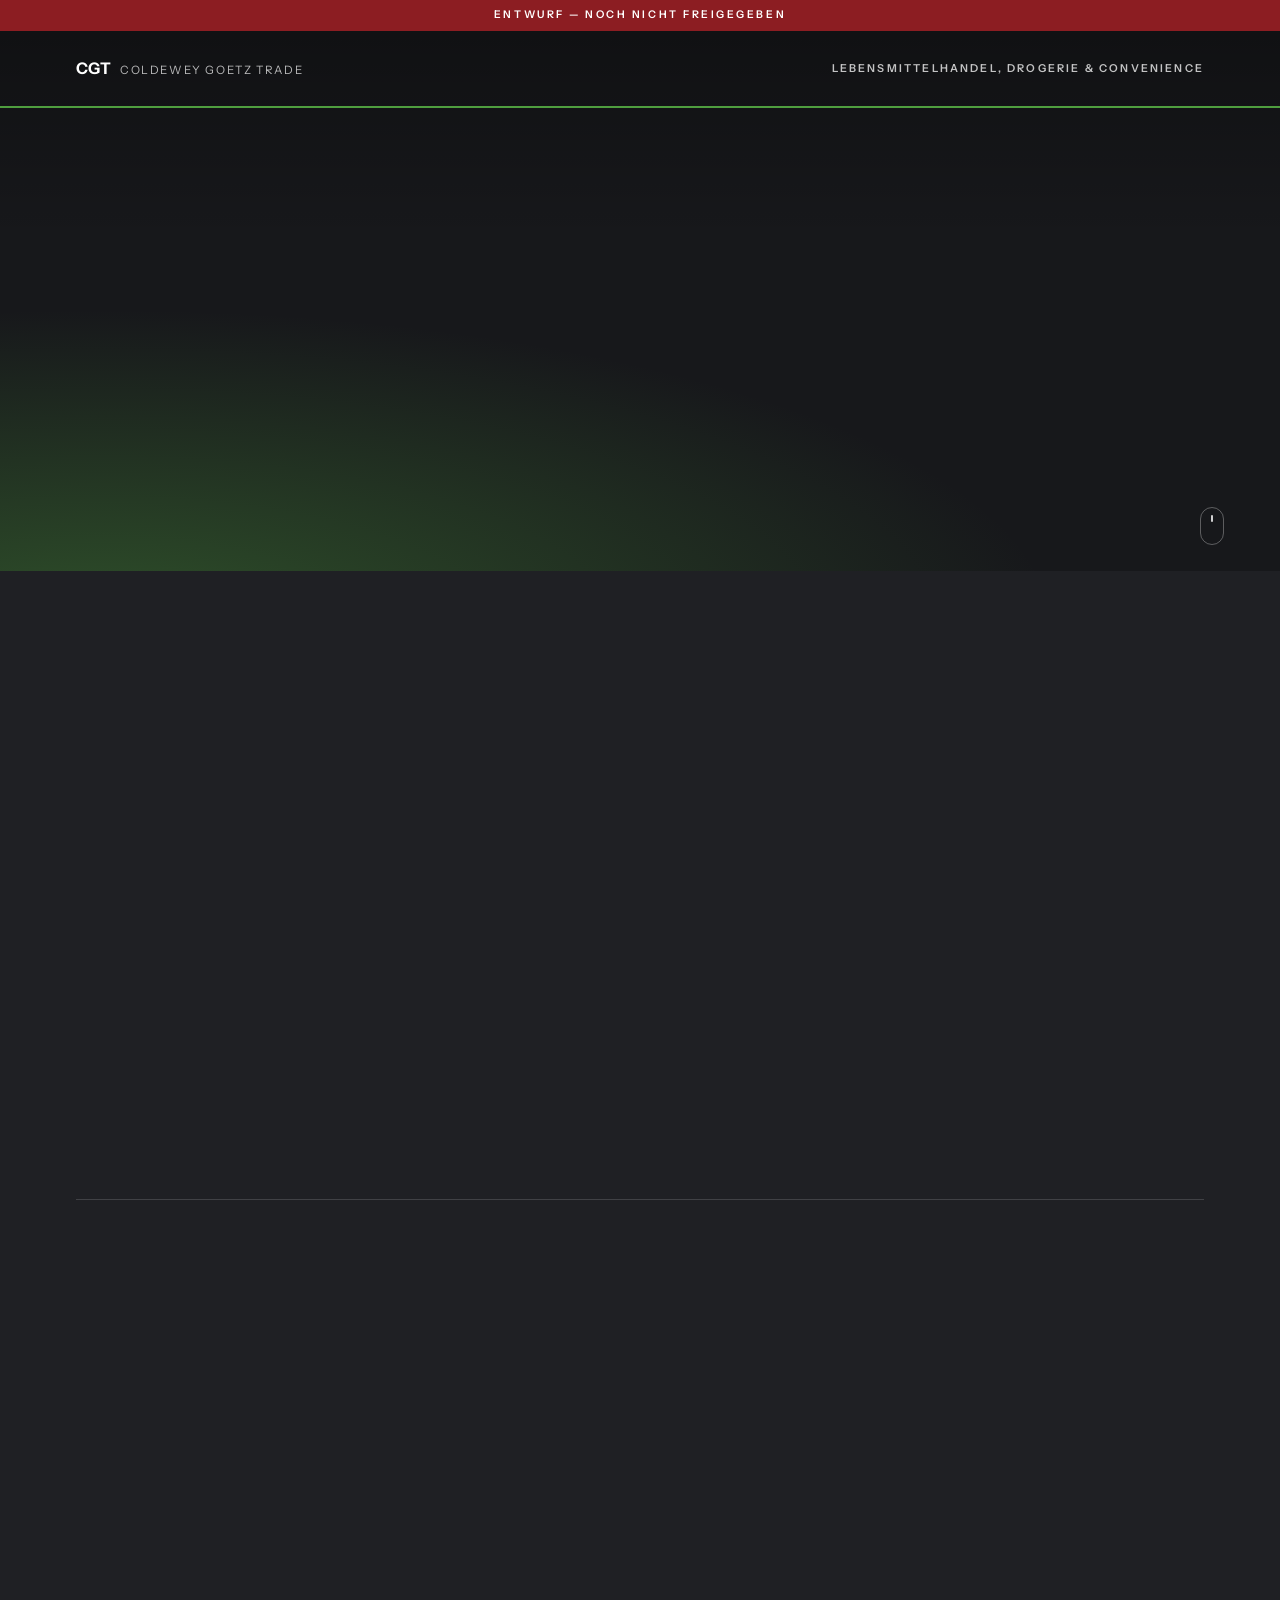
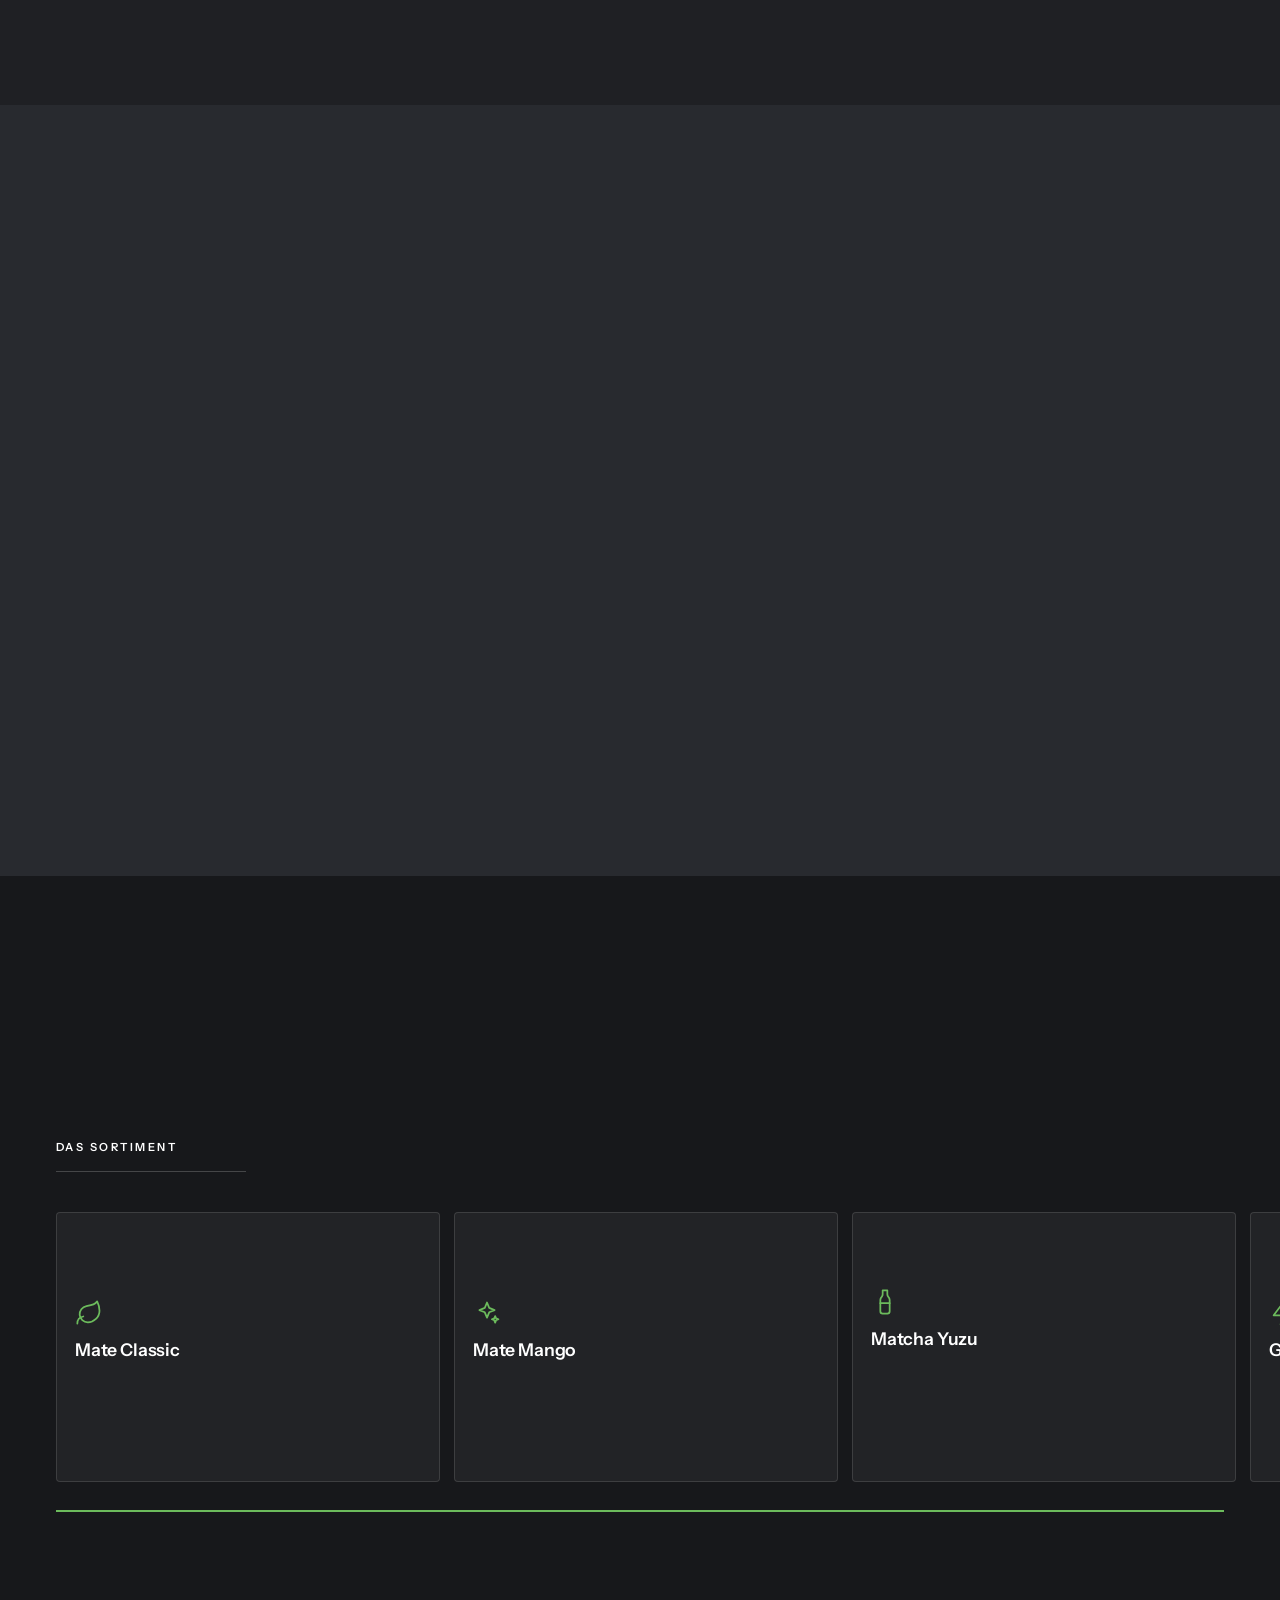
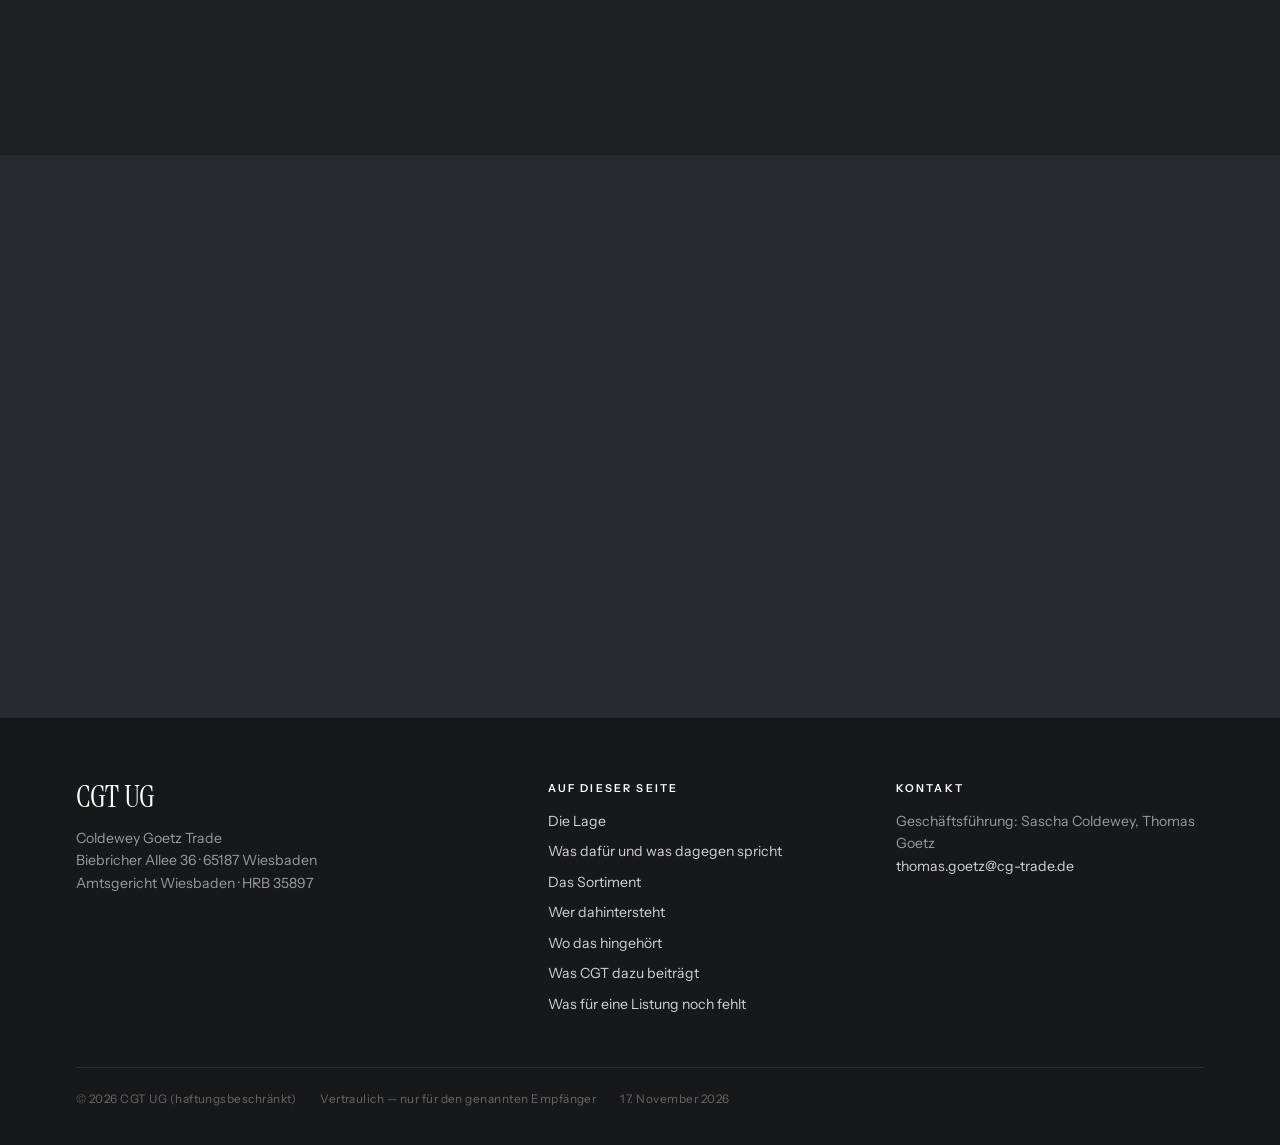
<file: pitch/vorschau/mizu-gk7uwu.html>
<!doctype html>
<html lang="de" class="kein-js">
<head>
<meta charset="utf-8">
<meta name="viewport" content="width=device-width, initial-scale=1, viewport-fit=cover">
<title>MIZU</title>
<meta name="description" content="Vier Sorten in der Dose — aus einer Kategorie, deren Umsatz sich in zwölf Monaten verdreifacht hat.">

<!-- Pitch-Seiten gehoeren nicht in Suchmaschinen. -->
<meta name="robots" content="noindex, nofollow">

<!-- Vorschau, wenn der Link per Mail oder Messenger geteilt wird -->
<meta property="og:type" content="website">
<meta property="og:title" content="MIZU">
<meta property="og:description" content="Vier Sorten in der Dose — aus einer Kategorie, deren Umsatz sich in zwölf Monaten verdreifacht hat.">
<meta name="theme-color" content="#0d1117">

<link rel="icon" href="data:image/svg+xml,<svg xmlns='http://www.w3.org/2000/svg' viewBox='0 0 32 32'><rect width='32' height='32' rx='7' fill='%230e6e5c'/><text x='16' y='22' font-family='Arial,sans-serif' font-size='14' font-weight='bold' fill='white' text-anchor='middle'>C</text></svg>">
<style>
/* Schriften lokal eingebettet - keine Verbindung zu fremden Servern.
   Instrument Serif, Instrument Sans, Pinyon Script (SIL Open Font License). */
@font-face{font-family:'Instrument Serif';font-style:italic;font-weight:400;font-display:swap;src:url([data-uri]) format('woff2');}
@font-face{font-family:'Instrument Serif';font-style:normal;font-weight:400;font-display:swap;src:url([data-uri]) format('woff2');}
@font-face{font-family:'Instrument Sans';font-style:normal;font-weight:400 700;font-display:swap;src:url([data-uri]) format('woff2');}
@font-face{font-family:'Pinyon Script';font-style:normal;font-weight:400;font-display:swap;src:url([data-uri]) format('woff2');}

</style>
<style>
/* ==========================================================================
   CGT Pitch — gemeinsames Stylesheet
   Gilt für ALLE Projektseiten. Hier wird das Aussehen geändert, nie in der
   einzelnen Projektseite. Mobile first: Basis = Handy, danach Breakpoints.
   Schriften liegen eingebettet in schriften.css — kein fremder Server.
   ========================================================================== */

:root {
  /* Farben — pro Projekt überschreibbar über "akzent:" in inhalt.md */
  --akzent:        #0d4a3d;
  --akzent-dunkel: #093528;
  --akzent-hell:   #e6efec;

  --tinte:   #14110f;          /* warmes Schwarz, kein Reinschwarz */
  --gedimmt: #6b655f;
  --linie:   #e2dcd3;
  --papier:  #fbf9f6;          /* Bone statt Weiß — ruhiger, teurer */
  --rein:    #ffffff;
  --sanft:   #f2ede6;
  --nacht:   #2b2724;          /* warmes Anthrazit, kein Reinschwarz */

  --display: "Instrument Serif", Georgia, "Times New Roman", serif;
  --schrift: "Instrument Sans", -apple-system, BlinkMacSystemFont, "Segoe UI",
             Roboto, Arial, sans-serif;
  --script:  "Pinyon Script", "Snell Roundhand", cursive;

  --rand: 22px;
  --max:  1240px;
  --max-text: 660px;

  --radius: 4px;               /* fast eckig — Mode, nicht Software */
  --schatten: 0 1px 2px rgba(20,17,15,.04), 0 10px 40px rgba(20,17,15,.07);
  --schatten-hoch: 0 2px 6px rgba(20,17,15,.06), 0 28px 70px rgba(20,17,15,.16);

  --weich: cubic-bezier(.2,.7,.3,1);

  /* Dunkle Baender vertragen keinen dunklen Akzent - das Mercedes-Gruen
     verschwindet auf Anthrazit. --akzent-leucht hebt nur die Helligkeit an
     und laesst Ton und Saettigung stehen; ein ohnehin helles Orange bleibt
     dadurch, wie es ist. Kann ein Browser das nicht, bleibt der Akzent. */
  --akzent-leucht: var(--akzent);
}

@supports (color: oklch(from red max(l, .5) c h)) {
  :root { --akzent-leucht: oklch(from var(--akzent) max(l, .72) c h); }
}

*, *::before, *::after { box-sizing: border-box; }

html { scroll-behavior: smooth; -webkit-text-size-adjust: 100%; }

body {
  margin: 0;
  font-family: var(--schrift);
  font-size: 17px;
  line-height: 1.6;
  color: var(--tinte);
  background: var(--papier);
  overflow-x: hidden;
  -webkit-font-smoothing: antialiased;
  font-feature-settings: "kern" 1;
}

img { max-width: 100%; height: auto; display: block; }
a { color: inherit; text-decoration: none; }

/* --------------------------------------------------------------------------
   Raster
   -------------------------------------------------------------------------- */

.bahn {
  width: 100%;
  max-width: var(--max);
  margin-inline: auto;
  padding-inline: var(--rand);
}

.abschnitt { padding-block: 54px; position: relative; }
.abschnitt > .bahn > *:first-child { margin-top: 0; }
.abschnitt > .bahn > *:last-child  { margin-bottom: 0; }

.abschnitt--hell   { background: var(--sanft); }
.abschnitt--akzent { background: var(--akzent-hell); }

.abschnitt--dunkel { background: var(--nacht); color: #e8e3dc; }
.abschnitt--dunkel h2, .abschnitt--dunkel h3, .abschnitt--dunkel h4 { color: #fff; }
.abschnitt--dunkel p, .abschnitt--dunkel .fuehrung { color: #b2aaa1; }
.abschnitt--dunkel strong { color: #fff; }
.abschnitt--dunkel .karte { background: rgba(255,255,255,.04); border-color: rgba(255,255,255,.1); }
.abschnitt--dunkel ul.haken li::before { border-color: var(--akzent-hell); }

/* --------------------------------------------------------------------------
   Typografie — Serif für Überschriften, Sans für alles Gelesene
   -------------------------------------------------------------------------- */

h1, h2 {
  font-family: var(--display);
  font-weight: 400;
  line-height: 1.02;
  letter-spacing: -0.02em;
  margin: 0 0 .4em;
  text-wrap: balance;
}

h1 { font-size: clamp(3rem, 13vw, 7.5rem); }
h2 { font-size: clamp(2.3rem, 8.5vw, 4.6rem); }

h3, h4 {
  font-family: var(--schrift);
  font-weight: 600;
  line-height: 1.22;
  letter-spacing: -0.01em;
  margin: 0 0 .5em;
}
h3 { font-size: clamp(1.1rem, 3.4vw, 1.3rem); }
h4 { font-size: 1rem; }

p { margin: 0 0 1.15em; max-width: var(--max-text); }

.script {
  font-family: var(--script);
  font-weight: 400;
  letter-spacing: 0;
  text-transform: none;
}

.abschnitt__kopf { margin-bottom: 28px; }

/* Kleine Marke über der Überschrift */
.marke {
  display: block;
  font-size: .7rem;
  font-weight: 600;
  letter-spacing: .22em;
  text-transform: uppercase;
  color: var(--akzent);
  margin-bottom: 18px;
  padding-bottom: 14px;
  border-bottom: 1px solid var(--linie);
  max-width: 190px;
}
.abschnitt--dunkel .marke { color: #fff; border-bottom-color: rgba(255,255,255,.2); }

.fuehrung {
  font-size: clamp(1.15rem, 3.8vw, 1.45rem);
  line-height: 1.45;
  color: var(--tinte);
  max-width: 34ch;
  letter-spacing: -0.012em;
}
.abschnitt--dunkel .fuehrung { color: #f0ece6; }

ul, ol { margin: 0 0 1.15em; padding-left: 1.15em; max-width: var(--max-text); }
li { margin-bottom: .5em; }

ul.haken { list-style: none; padding-left: 0; }
ul.haken li { position: relative; padding-left: 30px; margin-bottom: .85em; }
ul.haken li::before {
  content: "";
  position: absolute; left: 0; top: .42em;
  width: 16px; height: 9px;
  border-left: 2px solid var(--akzent);
  border-bottom: 2px solid var(--akzent);
  transform: rotate(-45deg);
}

blockquote {
  margin: 30px 0;
  padding-left: 22px;
  border-left: 2px solid var(--akzent);
  font-size: 1.1rem;
}

hr { border: 0; border-top: 1px solid var(--linie); margin: 48px 0; }

/* --------------------------------------------------------------------------
   Dunkles Schema
   Wird pro Projekt mit "schema: dunkel" in der inhalt.md eingeschaltet.
   Geaendert werden nur die Farbmarken -- alle Bausteine rechnen damit und
   sehen automatisch richtig aus. Die paar Stellen, die hell voraussetzen,
   stehen darunter.
   -------------------------------------------------------------------------- */

/* Anthrazit statt Reinschwarz: Schwarz saugt Bilder auf und wirkt am
   Bildschirm haerter als gedruckt. Vier Stufen, alle neutral-kuehl:
   nacht (tiefste Baender) < papier (Seite) < sanft (helle Abschnitte)
   < rein (abgehobene Flaechen). */
body.schema-dunkel {
  --tinte:   #f3f1ee;
  --gedimmt: #a3a3a8;
  --linie:   rgba(255,255,255,.15);
  --papier:  #1f2024;
  --rein:    #2d2f35;
  --sanft:   #282a2f;
  --nacht:   #17181b;
}

body.schema-dunkel .kopf.ist-geklebt { background: rgba(31,32,36,.93); }
body.schema-dunkel .prospekt__kopf { background: #000; }
body.schema-dunkel .zettel { background: #fff; color: #111; }
body.schema-dunkel .zettel h3 { color: #111; }
body.schema-dunkel .slider__knopf:hover { background: #fff; color: #000; border-color: #fff; }
body.schema-dunkel .abschnitt .knopf--rand { color: var(--tinte); }
body.schema-dunkel .abschnitt .knopf--rand:hover { border-color: var(--akzent); }
body.schema-dunkel .karte__bild { background: var(--sanft); }
body.schema-dunkel .vertraulich { background: rgba(255,255,255,.03); }
body.schema-dunkel .aufklapp summary { color: var(--tinte); }
/* Die Fussgraus sind warm getoent und passen zum warmen Schwarz des
   hellen Schemas. Auf Anthrazit wirken sie schmutzig, also neutral. */
body.schema-dunkel .fuss { color: #9a9aa0; }
body.schema-dunkel .fuss a { color: #d2d2d7; }
body.schema-dunkel .fuss a:hover { color: #fff; }
body.schema-dunkel::selection, body.schema-dunkel *::selection {
  background: var(--akzent); color: #fff;
}

/* --------------------------------------------------------------------------
   Kopfzeile
   -------------------------------------------------------------------------- */

.kopf {
  position: fixed; inset: 0 0 auto 0; z-index: 50;
  border-bottom: 1px solid transparent;
  transition: background .4s var(--weich), border-color .4s var(--weich);
}
.kopf.ist-geklebt {
  background: rgba(251,249,246,.9);
  backdrop-filter: saturate(150%) blur(14px);
  -webkit-backdrop-filter: saturate(150%) blur(14px);
  border-bottom-color: var(--linie);
}

.kopf__bahn {
  display: flex; align-items: center; justify-content: space-between;
  gap: 16px; height: 62px;
}

.kopf__logo {
  font-weight: 700; font-size: 1rem; letter-spacing: .02em;
  color: #fff; display: flex; align-items: baseline; gap: 9px;
  transition: color .4s var(--weich);
}
.kopf__logo span {
  font-weight: 400; font-size: .72rem; letter-spacing: .14em;
  text-transform: uppercase; opacity: .7; display: none;
}
.kopf.ist-geklebt .kopf__logo { color: var(--tinte); }

.kopf__kunde {
  display: none;
  font-size: .68rem; font-weight: 600; letter-spacing: .2em;
  text-transform: uppercase; color: rgba(255,255,255,.75);
  transition: color .4s var(--weich);
  white-space: nowrap; overflow: hidden; text-overflow: ellipsis;
}
.kopf.ist-geklebt .kopf__kunde { color: var(--gedimmt); }

.fortschritt {
  position: absolute; left: 0; bottom: -1px;
  height: 2px; width: 0%;
  background: var(--akzent);
  transition: width .1s linear;
}

/* --------------------------------------------------------------------------
   Hero
   -------------------------------------------------------------------------- */

.hero {
  position: relative;
  min-height: 100svh; min-height: 100vh;
  display: flex; align-items: flex-end;
  padding-block: 110px 48px;
  overflow: hidden;
  overflow: clip;
  background: var(--nacht);
  color: #fff;
  isolation: isolate;
}

.hero__bild {
  position: absolute; inset: -10% 0; z-index: -2;
  background-size: cover; background-position: center;
  will-change: transform;
}

.hero__schleier {
  position: absolute; inset: 0; z-index: -1;
  background:
    linear-gradient(to top, rgba(10,8,7,.88) 0%, rgba(10,8,7,.34) 52%, rgba(10,8,7,0) 100%),
    linear-gradient(to right, rgba(10,8,7,.46) 0%, rgba(10,8,7,.04) 55%, rgba(10,8,7,0) 100%);
}

.hero__logo { height: 46px; width: auto; margin-bottom: 30px; }

/* Doppel aus Empfaenger- und Markenlogo */
.hero__paar {
  display: flex; align-items: center; flex-wrap: wrap;
  gap: 14px 18px; margin-bottom: 30px;
}
.hero__paar .hero__logo { margin-bottom: 0; }
.hero__logo--partner { height: 60px; border-radius: 6px; }
.hero__mal {
  font-family: var(--schrift); font-weight: 300;
  font-size: 1.5rem; line-height: 1;
  color: rgba(255,255,255,.45);
}

.hero h1 { color: #fff; margin-bottom: .25em; }

.hero__claim {
  font-family: var(--schrift);
  font-size: clamp(1.05rem, 4.2vw, 1.35rem);
  line-height: 1.45;
  color: rgba(255,255,255,.85);
  max-width: 38ch;
  margin-bottom: 0;
}

.hero__schild {
  display: inline-block;
  font-size: .68rem; font-weight: 600;
  letter-spacing: .22em; text-transform: uppercase;
  color: rgba(255,255,255,.8);
  padding-bottom: 12px;
  margin-bottom: 22px;
  border-bottom: 1px solid rgba(255,255,255,.3);
}

.hero__fuss {
  display: flex; flex-direction: column; gap: 6px;
  font-size: .8rem; letter-spacing: .04em;
  color: rgba(255,255,255,.6);
  border-top: 1px solid rgba(255,255,255,.15);
  padding-top: 20px; margin-top: 34px;
}

.hero__runter {
  position: absolute; right: var(--rand); bottom: 26px;
  width: 24px; height: 38px;
  border: 1px solid rgba(255,255,255,.3);
  border-radius: 13px;
  display: none;
}
.hero__runter::after {
  content: "";
  position: absolute; left: 50%; top: 7px;
  width: 2px; height: 7px; border-radius: 2px;
  background: rgba(255,255,255,.8);
  transform: translateX(-50%);
  animation: rollen 2s ease-in-out infinite;
}
@keyframes rollen {
  0%, 100% { opacity: 0; transform: translate(-50%, 0); }
  35%      { opacity: 1; }
  70%      { opacity: 0; transform: translate(-50%, 13px); }
}

/* --------------------------------------------------------------------------
   Kapitel — bildfüllende Trennseite, gibt der Seite Rhythmus
   -------------------------------------------------------------------------- */

.kapitel {
  position: relative;
  min-height: 68svh; min-height: 68vh;
  display: flex; align-items: center;
  overflow: hidden;
  overflow: clip;
  background: var(--nacht);
  color: #fff;
  isolation: isolate;
  text-align: center;
}
.kapitel__bild {
  position: absolute; inset: -10% 0; z-index: -2;
  background-size: cover; background-position: center;
  will-change: transform;
}
.kapitel__schleier {
  position: absolute; inset: 0; z-index: -1;
  background:
    radial-gradient(ellipse at center, rgba(10,8,7,.30) 0%, rgba(10,8,7,.62) 100%);
}
.kapitel__nummer {
  font-size: .7rem; font-weight: 600; letter-spacing: .3em;
  text-transform: uppercase; color: rgba(255,255,255,.6);
  display: block; margin-bottom: 26px;
}
.kapitel__script {
  font-family: var(--script);
  font-size: clamp(2.6rem, 11vw, 5.5rem);
  line-height: 1;
  color: #fff;
  display: block;
  margin-bottom: .1em;
}
.kapitel h2 { color: #fff; margin: 0 auto .35em; max-width: 16ch; }
.kapitel p { color: rgba(255,255,255,.82); margin-inline: auto; max-width: 46ch; }

/* --------------------------------------------------------------------------
   Kennzahlen
   -------------------------------------------------------------------------- */

.kennzahlen {
  display: grid; grid-template-columns: repeat(2, 1fr);
  border-top: 1px solid var(--linie);
  margin: 30px 0;
}
.abschnitt--dunkel .kennzahlen { border-top-color: rgba(255,255,255,.18); }

.kennzahl {
  padding: 26px 16px 26px 0;
  border-bottom: 1px solid var(--linie);
}
.kennzahl:nth-child(odd) { padding-right: 20px; }
.abschnitt--dunkel .kennzahl { border-bottom-color: rgba(255,255,255,.18); }

.kennzahl__wert {
  display: block;
  font-family: var(--display); font-weight: 400;
  font-size: clamp(2.6rem, 11vw, 4.2rem);
  line-height: .95; letter-spacing: -0.03em;
  color: var(--akzent);
  font-variant-numeric: tabular-nums lining-nums;
  margin-bottom: 12px;
}
.abschnitt--dunkel .kennzahl__wert { color: #fff; }

.kennzahl__text {
  display: block;
  font-size: .82rem; line-height: 1.4;
  letter-spacing: .02em; color: var(--gedimmt);
}
.abschnitt--dunkel .kennzahl__text { color: #9b938a; }

/* --------------------------------------------------------------------------
   Karten + Slider
   -------------------------------------------------------------------------- */

.karten { display: grid; grid-template-columns: 1fr; gap: 20px; margin: 30px 0; }
.karten > * { height: 100%; }

.karte {
  background: var(--rein);
  border: 1px solid var(--linie);
  border-radius: var(--radius);
  overflow: hidden;
  display: flex; flex-direction: column; height: 100%;
  transition: transform .5s var(--weich), box-shadow .5s var(--weich);
}
.karte:hover { transform: translateY(-5px); box-shadow: var(--schatten-hoch); }
.karten > * > .karte { height: 100%; }

.karte__bild { aspect-ratio: 4 / 3; background: var(--sanft); overflow: hidden; }
.karte__bild img {
  width: 100%; height: 100%; object-fit: cover;
  transition: transform .8s var(--weich);
}
.karte:hover .karte__bild img { transform: scale(1.04); }

.karte__text { padding: 24px 22px 26px; flex: 1; }
.karte__text h3 { margin-bottom: .5em; }
.karte__text p { font-size: .93rem; color: var(--gedimmt); margin-bottom: .6em; }
.karte__text > *:last-child { margin-bottom: 0; }

.karte__nummer {
  display: block;
  font-size: .68rem; font-weight: 600; letter-spacing: .2em;
  color: var(--akzent); margin-bottom: 12px;
}

.slider { margin: 30px 0; position: relative; }
.slider__spur {
  display: grid; grid-auto-flow: column; grid-auto-columns: 76%;
  gap: 16px; overflow-x: auto;
  scroll-snap-type: x mandatory;
  scroll-padding-inline: var(--rand);
  padding-inline: var(--rand);
  margin-inline: calc(var(--rand) * -1);
  padding-bottom: 14px;
  scrollbar-width: none; -webkit-overflow-scrolling: touch;
}
.slider__spur::-webkit-scrollbar { display: none; }
.slider__spur > * { scroll-snap-align: start; }

.slider__steuer { display: none; gap: 10px; margin-top: 18px; }
.slider__knopf {
  width: 46px; height: 46px; border-radius: 50%;
  border: 1px solid var(--linie); background: transparent;
  color: var(--tinte); cursor: pointer; font-size: 1rem;
  transition: background .25s var(--weich), border-color .25s var(--weich), opacity .25s;
}
.slider__knopf:hover { background: var(--tinte); border-color: var(--tinte); color: #fff; }
.slider__knopf[disabled] { opacity: .3; cursor: default; }
.slider__knopf[disabled]:hover { background: transparent; color: var(--tinte); border-color: var(--linie); }

.slider__hinweis { font-size: .78rem; letter-spacing: .05em; color: var(--gedimmt); margin-top: 12px; }

/* --------------------------------------------------------------------------
   Bildwand — Bild bleibt stehen, Text läuft daran vorbei
   -------------------------------------------------------------------------- */

.bildwand { margin: 36px 0; }
.bildwand__bild { margin-bottom: 28px; border-radius: var(--radius); overflow: hidden; }
.bildwand__bild img { width: 100%; aspect-ratio: 4/5; object-fit: cover; }
.bildwand__schritte > * + * { margin-top: 44px; }
.bildwand__schritt > h3 { font-size: 1.15rem; }
.bildwand__schritt p { color: var(--gedimmt); }
.bildwand__zahl .sinnbild { width: 20px; height: 20px; color: var(--akzent); }
.bildwand__zahl {
  display: flex; align-items: center; gap: 12px;
  font-family: var(--display);
  font-size: 2rem; line-height: 1; color: var(--akzent);
  margin-bottom: 10px;
}

/* --------------------------------------------------------------------------
   Fakten, Tabellen, Zeitplan, Zitat, Galerie
   -------------------------------------------------------------------------- */

.fakten { margin: 30px 0; border-top: 1px solid var(--linie); }
.fakt {
  display: grid; grid-template-columns: 1fr; gap: 4px;
  padding: 18px 0; border-bottom: 1px solid var(--linie);
}
.fakt__name {
  font-size: .7rem; font-weight: 600; letter-spacing: .18em;
  text-transform: uppercase; color: var(--gedimmt);
}
.fakt__wert { font-size: 1.05rem; }

.tabellenrahmen {
  overflow-x: auto; margin: 36px 0;
  border-top: 1px solid var(--tinte);
  -webkit-overflow-scrolling: touch;
}
table { border-collapse: collapse; width: 100%; font-size: .92rem; min-width: 520px; }
th, td { padding: 15px 18px 15px 0; text-align: left; border-bottom: 1px solid var(--linie); }
th {
  font-size: .68rem; font-weight: 600; letter-spacing: .18em;
  text-transform: uppercase; color: var(--gedimmt); white-space: nowrap;
  padding-top: 18px; padding-bottom: 18px;
}

.zeitplan { margin: 30px 0; padding-left: 28px; position: relative; }
.zeitplan::before {
  content: ""; position: absolute; left: 4px; top: 10px; bottom: 10px;
  width: 1px; background: var(--linie);
}
.schritt { position: relative; padding-bottom: 32px; }
.schritt:last-child { padding-bottom: 0; }
.schritt::before {
  content: ""; position: absolute; left: -28px; top: 8px;
  width: 9px; height: 9px; border-radius: 50%;
  background: var(--akzent);
}
.schritt__zeit {
  display: block; font-size: .7rem; font-weight: 600;
  letter-spacing: .18em; text-transform: uppercase;
  color: var(--akzent); margin-bottom: 5px;
}
.schritt__was { font-size: 1.05rem; }

.band {
  position: relative; min-height: 70svh; min-height: 70vh;
  display: flex; align-items: center; padding-block: 80px;
  overflow: hidden;
  overflow: clip; color: #fff; background: var(--nacht); isolation: isolate;
}
.band__bild {
  position: absolute; inset: -12% 0; z-index: -2;
  background-size: cover; background-position: center; will-change: transform;
}
.band__schleier {
  position: absolute; inset: 0; z-index: -1;
  background: linear-gradient(100deg, rgba(10,8,7,.82) 0%, rgba(10,8,7,.44) 45%, rgba(10,8,7,.04) 100%);
}
.band h2 { color: #fff; max-width: 15ch; margin-bottom: .35em; }
.band p { color: rgba(255,255,255,.85); max-width: 44ch; }
.band > .bahn > *:first-child { margin-top: 0; }
.band > .bahn > *:last-child  { margin-bottom: 0; }

.zitat { margin: 42px 0; max-width: 820px; }
.zitat__text {
  font-family: var(--display); font-weight: 400;
  font-size: clamp(1.7rem, 6.5vw, 2.9rem);
  line-height: 1.12; letter-spacing: -0.02em;
  margin-bottom: 20px; text-wrap: balance;
}
.zitat__quelle {
  font-size: .72rem; font-weight: 600; letter-spacing: .2em;
  text-transform: uppercase; color: var(--gedimmt);
}

.galerie { display: grid; grid-template-columns: repeat(2, 1fr); gap: 10px; margin: 30px 0; }
.galerie figure { margin: 0; overflow: hidden; background: var(--sanft); border-radius: var(--radius); }
.galerie img { width: 100%; aspect-ratio: 1/1; object-fit: cover; transition: transform .8s var(--weich); }
.galerie figure:hover img { transform: scale(1.05); }
.galerie figcaption { font-size: .74rem; letter-spacing: .04em; color: var(--gedimmt); padding: 9px 2px 0; }

.bild { margin: 40px 0; }
.bild img { border-radius: var(--radius); width: 100%; }
.bild figcaption { font-size: .8rem; color: var(--gedimmt); margin-top: 12px; }

/* --------------------------------------------------------------------------
   Reiter — mehrere Themen auf einer Hoehe statt untereinander.
   Die Umschaltung laeuft ueber versteckte Radioschalter, also ohne
   JavaScript. Die Zuordnung Knopf/Blatt steht als kurze Regel im Baustein.
   -------------------------------------------------------------------------- */

.reiter { margin: 30px 0; }

.reiter__leiste {
  display: flex; flex-wrap: wrap; gap: 4px 28px;
  border-bottom: 1px solid var(--linie);
  margin-bottom: 30px;
}
.reiter__schalter { position: absolute; opacity: 0; pointer-events: none; }

.reiter__knopf {
  cursor: pointer;
  padding: 0 0 14px;
  margin-bottom: -1px;
  font-size: .76rem; font-weight: 600;
  letter-spacing: .16em; text-transform: uppercase;
  color: var(--gedimmt);
  border-bottom: 2px solid transparent;
  transition: color .25s var(--weich), border-color .25s var(--weich);
  white-space: nowrap;
}
.reiter__knopf { display: inline-flex; align-items: center; gap: 9px; }
.reiter__knopf .sinnbild { width: 17px; height: 17px; color: var(--akzent); opacity: .55; transition: opacity .25s var(--weich); }
.reiter__knopf:hover { color: var(--tinte); }
.reiter__schalter:focus-visible + .reiter__knopf { outline: 2px solid var(--akzent); outline-offset: 3px; }

.reiter__blatt { display: none; gap: 26px; grid-template-columns: 1fr; }
.reiter__blatt > *:last-child > *:last-child { margin-bottom: 0; }
.reiter__bild { margin: 0; border-radius: var(--radius); overflow: hidden; }
.reiter__bild img { width: 100%; aspect-ratio: 16/10; object-fit: cover; }

/* --------------------------------------------------------------------------
   Video
   -------------------------------------------------------------------------- */

.video { margin: 30px 0; }
.video h3 { margin-bottom: .6em; }
.video video {
  width: 100%; display: block;
  border-radius: var(--radius);
  background: #000;
  aspect-ratio: 16/9;
  object-fit: cover;
}
.video p { font-size: .85rem; color: var(--gedimmt); margin: 12px 0 0; }

/* --------------------------------------------------------------------------
   Belege — Zahl, Aussage, Quelle. Ohne Quelle gehoert die Zahl nicht auf
   die Seite; der Generator laesst solche Zeilen weg.
   -------------------------------------------------------------------------- */

.belege { margin: 30px 0; border-top: 1px solid var(--linie); }
.beleg {
  display: grid; grid-template-columns: 1fr; gap: 6px;
  padding: 22px 0; border-bottom: 1px solid var(--linie);
}
.beleg__wert {
  font-family: var(--display); font-weight: 400;
  font-size: clamp(1.9rem, 7vw, 2.6rem);
  line-height: 1; letter-spacing: -0.025em;
  color: var(--akzent);
  font-variant-numeric: tabular-nums lining-nums;
}
.beleg__text { display: flex; flex-direction: column; gap: 5px; }
.beleg__was { font-size: 1rem; line-height: 1.35; }
.beleg__quelle {
  font-size: .74rem; letter-spacing: .04em; color: var(--gedimmt);
}
.beleg__quelle::before { content: "Quelle: "; }
.abschnitt--dunkel .belege { border-top-color: rgba(255,255,255,.18); }
.abschnitt--dunkel .beleg { border-bottom-color: rgba(255,255,255,.18); }
.abschnitt--dunkel .beleg__wert { color: #fff; }
.abschnitt--dunkel .beleg__quelle { color: #9b938a; }

/* --------------------------------------------------------------------------
   Prospektsimulation — wie der Artikel im Handzettel aussaehe.
   Bewusst eigene Anmutung: Handelsname als Text, kein Logo, keine
   Nachahmung einer bestimmten Hausfarbe, immer mit Hinweis darunter.
   -------------------------------------------------------------------------- */

.prospekt { margin: 30px 0; --signal: #c0202a; }

.prospekt__kopf {
  display: flex; flex-wrap: wrap; align-items: baseline;
  justify-content: space-between; gap: 8px 20px;
  background: var(--tinte); color: #fff;
  padding: 16px 20px;
  border-radius: var(--radius) var(--radius) 0 0;
}
.prospekt__haendler {
  font-size: 1rem; font-weight: 700; letter-spacing: .2em; text-transform: uppercase;
}
.prospekt__zeile { font-size: .78rem; letter-spacing: .1em; color: rgba(255,255,255,.72); }

.prospekt__blatt {
  display: grid; grid-template-columns: 1fr;
  gap: 1px; background: var(--linie);
  border: 1px solid var(--linie); border-top: 0;
  border-radius: 0 0 var(--radius) var(--radius);
  overflow: hidden;
}

.zettel {
  background: var(--rein);
  padding: 22px 20px 26px;
  display: flex; flex-direction: column;
}
.zettel__bild { margin-bottom: 14px; }
.zettel__bild img {
  width: 100%; aspect-ratio: 4/3; object-fit: contain;
  background: var(--rein);
}
.zettel__text { display: flex; flex-direction: column; align-items: flex-start; gap: 4px; }
.zettel h3 {
  font-family: var(--schrift); font-weight: 700;
  font-size: 1.05rem; letter-spacing: -0.01em; margin: 0;
}
.zettel__zusatz { font-size: .82rem; color: var(--gedimmt); }
.zettel__statt {
  font-size: .85rem; color: var(--gedimmt);
  text-decoration: line-through; text-decoration-thickness: 1px;
}
.zettel__preis {
  display: inline-flex; align-items: flex-start; gap: 2px;
  color: var(--signal); margin-top: 8px;
  font-variant-numeric: lining-nums tabular-nums;
}
.zettel__euro {
  font-family: var(--schrift); font-weight: 700;
  font-size: 3.2rem; line-height: .86; letter-spacing: -0.04em;
}
.zettel__cent {
  font-family: var(--schrift); font-weight: 700;
  font-size: 1.4rem; line-height: 1; letter-spacing: -0.02em;
  padding-top: 2px;
}
.zettel__cent::before { content: ","; }

.prospekt__hinweis {
  font-size: .76rem; line-height: 1.45; color: var(--gedimmt);
  margin: 12px 0 0; max-width: 52ch;
}

/* --------------------------------------------------------------------------
   Aufklapp — Details ohne JavaScript
   -------------------------------------------------------------------------- */

.aufklapp { margin: 30px 0; border-top: 1px solid var(--linie); }
.aufklapp details { border-bottom: 1px solid var(--linie); }
.aufklapp summary {
  list-style: none; cursor: pointer;
  padding: 20px 40px 20px 0; position: relative;
  font-size: 1.05rem; font-weight: 500;
  transition: color .25s var(--weich);
}
.aufklapp summary::-webkit-details-marker { display: none; }
.aufklapp summary:hover { color: var(--akzent); }
.aufklapp summary::after {
  content: ""; position: absolute; right: 6px; top: 50%;
  width: 11px; height: 11px;
  border-right: 1.5px solid currentColor; border-bottom: 1.5px solid currentColor;
  transform: translateY(-70%) rotate(45deg);
  transition: transform .3s var(--weich);
}
.aufklapp details[open] summary::after { transform: translateY(-30%) rotate(-135deg); }
.aufklapp__inhalt { padding: 0 0 22px; }
.aufklapp__inhalt > *:last-child { margin-bottom: 0; }

/* --------------------------------------------------------------------------
   Formular
   -------------------------------------------------------------------------- */

.formular { margin: 30px 0; max-width: 680px; }
.feld { margin-bottom: 20px; }
.feld label {
  display: block;
  font-size: .7rem; font-weight: 600; letter-spacing: .18em;
  text-transform: uppercase; color: var(--gedimmt); margin-bottom: 9px;
}
.feld input, .feld textarea, .feld select {
  width: 100%; font: inherit; font-size: 1rem; color: var(--tinte);
  background: var(--rein);
  border: 1px solid var(--linie); border-radius: var(--radius);
  padding: 14px 16px; min-height: 52px;
  transition: border-color .25s var(--weich), box-shadow .25s var(--weich);
}
.feld textarea { min-height: 130px; resize: vertical; }
.feld input:focus, .feld textarea:focus, .feld select:focus {
  outline: none; border-color: var(--akzent);
  box-shadow: 0 0 0 3px color-mix(in srgb, var(--akzent) 15%, transparent);
}
.feld--doppelt { display: grid; grid-template-columns: 1fr; gap: 20px; }
.formular__hinweis { font-size: .8rem; color: var(--gedimmt); margin-top: 16px; }

.abschnitt--dunkel .feld label { color: #9b938a; }
.abschnitt--dunkel .feld input,
.abschnitt--dunkel .feld textarea,
.abschnitt--dunkel .feld select {
  background: rgba(255,255,255,.05); border-color: rgba(255,255,255,.16); color: #fff;
}

/* --------------------------------------------------------------------------
   Handlungsaufruf und Knöpfe
   -------------------------------------------------------------------------- */

.kontakt {
  background: var(--nacht); color: #fff;
  border-radius: var(--radius);
  padding: 40px 24px;
  margin: 24px 0;
}
.kontakt h3 {
  font-family: var(--display); font-weight: 400;
  font-size: clamp(1.9rem, 7.5vw, 3.1rem);
  line-height: 1.05; letter-spacing: -0.02em;
  color: #fff; margin-bottom: .3em;
}
.kontakt p { color: rgba(255,255,255,.78); max-width: 42ch; }

.knopfreihe { display: flex; flex-wrap: wrap; gap: 12px; margin-top: 28px; }

.knopf {
  display: inline-flex; align-items: center; justify-content: center; gap: 10px;
  min-height: 54px; padding: 0 30px;
  font: inherit; font-size: .95rem; font-weight: 600;
  letter-spacing: .06em; text-transform: uppercase;
  border: 1px solid transparent; border-radius: 100px;
  cursor: pointer;
  transition: transform .25s var(--weich), background .25s var(--weich),
              border-color .25s var(--weich), color .25s var(--weich);
  flex: 1 1 auto;
}
.knopf:hover { transform: translateY(-2px); }
.knopf--voll { background: var(--akzent); color: #fff; }
.knopf--voll:hover { background: var(--akzent-dunkel); }
.knopf--rand { border-color: rgba(255,255,255,.35); color: #fff; }
.knopf--rand:hover { border-color: #fff; background: rgba(255,255,255,.08); }
.abschnitt .knopf--rand { border-color: var(--linie); color: var(--tinte); }
.abschnitt .knopf--rand:hover { border-color: var(--tinte); background: transparent; }

/* --------------------------------------------------------------------------
   Fußzeile
   -------------------------------------------------------------------------- */

.fuss { background: var(--nacht); color: #8e867d; padding-block: 64px 36px; font-size: .88rem; }
.fuss a { color: #cfc8c0; transition: color .25s var(--weich); }
.fuss a:hover { color: #fff; }

.fuss__marke {
  display: block; color: #fff;
  font-family: var(--display); font-weight: 400;
  font-size: 1.9rem; line-height: 1; letter-spacing: -0.01em;
  margin-bottom: 14px;
}

.fuss__zeile { display: grid; grid-template-columns: 1fr; gap: 36px; }

.fuss__spalte h4 {
  color: #fff; font-size: .68rem; font-weight: 600;
  letter-spacing: .2em; text-transform: uppercase; margin-bottom: 14px;
}
.fuss__spalte ul { list-style: none; padding: 0; margin: 0; }
.fuss__spalte li { margin-bottom: 8px; }

.fuss__recht {
  border-top: 1px solid rgba(255,255,255,.1);
  margin-top: 44px; padding-top: 22px;
  font-size: .74rem; letter-spacing: .04em; color: #6e675f;
  display: flex; flex-wrap: wrap; gap: 8px 24px;
}

.vertraulich {
  background: transparent;
  border: 1px solid var(--linie);
  border-left: 3px solid var(--akzent);
  color: var(--gedimmt);
  border-radius: var(--radius);
  padding: 16px 18px; font-size: .85rem; margin: 0 0 26px;
  max-width: none;
}

.entwurfsbalken {
  background: #8c1d22; color: #fff; text-align: center;
  font-size: .66rem; font-weight: 600; letter-spacing: .24em;
  text-transform: uppercase; padding: 7px var(--rand);
}

/* Hero ohne Foto. Die volle Fensterhoehe ist auf ein Bild gerechnet; ohne
   eines steht die obere Haelfte leer. Kuerzer, und ein Hauch Akzent von
   unten, damit die Flaeche nicht tot wirkt. */
.hero--schlicht { min-height: 0; padding-top: 128px; }
.hero--schlicht .hero__schleier {
  background:
    radial-gradient(120% 90% at 8% 110%,
      color-mix(in oklab, var(--akzent) 42%, transparent) 0%,
      transparent 62%),
    linear-gradient(180deg, rgba(0,0,0,.35) 0%, transparent 42%);
}

/* --------------------------------------------------------------------------
   Sinnbilder
   Strichzeichnungen statt Satz. Farbe kommt ueber currentColor.
   -------------------------------------------------------------------------- */

.sinnbild { width: 24px; height: 24px; display: block; flex: 0 0 auto; }
.sinnbild--karte { width: 28px; height: 28px; }
.karte__zeichen { display: block; color: var(--akzent); margin-bottom: 14px; }

.zeichenfelder { display: grid; grid-template-columns: repeat(2, 1fr); gap: 20px 14px; margin: 30px 0; }
.zeichenfeld {
  display: flex; flex-direction: column; gap: 8px;
  padding-top: 16px; border-top: 1px solid var(--linie);
}
.zeichenfeld .sinnbild { width: 26px; height: 26px; color: var(--akzent); }
.zeichenfeld__titel { font-weight: 600; font-size: .95rem; line-height: 1.3; }
.zeichenfeld__text { font-size: .84rem; color: var(--gedimmt); line-height: 1.45; }
.abschnitt--dunkel .zeichenfeld { border-top-color: rgba(255,255,255,.18); }
.abschnitt--dunkel .zeichenfeld .sinnbild,
.abschnitt--dunkel .karte__zeichen,
.abschnitt--dunkel .bildwand__zahl,
.abschnitt--dunkel .reiter__knopf .sinnbild { color: var(--akzent-leucht); }

/* --------------------------------------------------------------------------
   Kanaele — Plattformlogo, Zahl, Quelle
   -------------------------------------------------------------------------- */

.kanaele { display: grid; grid-template-columns: repeat(2, 1fr); gap: 12px; margin: 30px 0; }
.kanal {
  border: 1px solid var(--linie); border-radius: var(--radius);
  padding: 20px 16px 18px; display: flex; flex-direction: column; gap: 4px;
  transition: border-color .3s var(--weich), transform .3s var(--weich);
}
.kanal:hover { border-color: var(--markenfarbe, var(--akzent)); transform: translateY(-3px); }
.kanal__logo { color: var(--markenfarbe, var(--tinte)); margin-bottom: 12px; }
.markenzeichen { width: 26px; height: 26px; display: block; }
.kanal__wert {
  font-family: var(--display); font-weight: 400; line-height: 1;
  font-size: clamp(1.7rem, 7vw, 2.3rem); color: var(--tinte);
}
.kanal__name { font-size: .8rem; letter-spacing: .02em; }
.kanal__quelle { font-size: .66rem; line-height: 1.45; color: var(--gedimmt); margin-top: 4px; }
.kanal__quelle::before { content: "Quelle: "; }
.abschnitt--dunkel .kanal { border-color: rgba(255,255,255,.14); }
.abschnitt--dunkel .kanal__wert { color: #fff; }

/* --------------------------------------------------------------------------
   Laufband — Namen ziehen endlos seitlich durch
   -------------------------------------------------------------------------- */

.laufband {
  display: flex; margin: 30px 0; overflow: hidden; overflow: clip;
  -webkit-mask-image: linear-gradient(90deg, transparent, #000 7%, #000 93%, transparent);
          mask-image: linear-gradient(90deg, transparent, #000 7%, #000 93%, transparent);
}
.laufband__zug {
  display: flex; flex: 0 0 auto; align-items: center;
  animation: laufen 30s linear infinite;
}
.laufband:hover .laufband__zug { animation-play-state: paused; }
.laufband__glied {
  font-family: var(--display); font-size: 1.4rem; white-space: nowrap;
  color: var(--gedimmt); padding-inline: 22px;
}
.laufband__glied::after { content: "\00b7"; margin-left: 22px; opacity: .45; }
@keyframes laufen { to { transform: translateX(-100%); } }

/* --------------------------------------------------------------------------
   Querbahn — beim Runterscrollen laufen die Karten seitlich durch.
   Ohne Scroll-Animationen bleibt ein Wischstreifen uebrig; siehe @supports.
   -------------------------------------------------------------------------- */

.quer { background: var(--nacht); color: #e8e3dc; }
.quer__klebe { padding-block: 54px; }
.quer__kopf { padding-inline: var(--rand); margin-bottom: 22px; }
.quer__kopf .marke { color: #fff; border-bottom-color: rgba(255,255,255,.2); }
.quer__spur {
  display: grid; grid-auto-flow: column; grid-auto-columns: 78%;
  gap: 14px; padding-inline: var(--rand);
  overflow-x: auto; scroll-snap-type: x mandatory;
  scrollbar-width: none; -ms-overflow-style: none;
}
.quer__spur::-webkit-scrollbar { display: none; }
.quer__spur > * { scroll-snap-align: start; }
.quer__balken { display: none; }
.quer__fuss {
  display: flex; align-items: center; justify-content: space-between;
  gap: 16px; padding-inline: var(--rand); margin-top: 16px;
}
.quer__hinweis { font-size: .76rem; letter-spacing: .05em; color: #8e867d; margin: 0; }
.quer__steuer { display: none; gap: 10px; }
.quer .slider__knopf { border-color: rgba(255,255,255,.3); color: #fff; }
.quer .slider__knopf:hover { background: #fff; border-color: #fff; color: var(--nacht); }
.quer .slider__knopf[disabled] { opacity: .3; }
.quer .slider__knopf[disabled]:hover { background: transparent; color: #fff; border-color: rgba(255,255,255,.3); }

.querkarte {
  background: rgba(255,255,255,.05); border: 1px solid rgba(255,255,255,.12);
  align-self: center;
  border-radius: var(--radius); overflow: hidden;
  display: flex; flex-direction: column;
}
.querkarte__bild { aspect-ratio: 4 / 3; overflow: hidden; background: rgba(255,255,255,.06); }
.querkarte__bild img {
  width: 100%; height: 100%; object-fit: cover;
  transition: transform .8s var(--weich);
}
.querkarte:hover .querkarte__bild img { transform: scale(1.05); }
.querkarte__text { padding: 18px 18px 22px; }
.querkarte__text .sinnbild { color: var(--akzent-leucht); margin-bottom: 12px; }
.querkarte__text h3 { color: #fff; font-size: 1.1rem; margin-bottom: .4em; }
.querkarte__text p { color: rgba(255,255,255,.72); font-size: .88rem; margin-bottom: .5em; }
.querkarte__text > *:last-child { margin-bottom: 0; }

/* --------------------------------------------------------------------------
   Scroll-Animationen (JS-Variante)
   -------------------------------------------------------------------------- */

[data-auftritt] {
  opacity: 0; transform: translateY(28px);
  transition: opacity .8s var(--weich), transform .8s var(--weich);
  transition-delay: var(--verzug, 0ms);
}
[data-auftritt].ist-sichtbar { opacity: 1; transform: none; }
[data-auftritt="seite"] { transform: translateX(-30px); }
[data-auftritt="zoom"]  { transform: scale(.95); }

.kein-js [data-auftritt] { opacity: 1; transform: none; }

/* --------------------------------------------------------------------------
   Bewegung ohne JavaScript
   Moderne Browser hängen Animationen direkt an die Scrollposition. Das läuft
   auch dort, wo JavaScript abgeschaltet ist — etwa in Dateivorschauen. Das
   Skript erkennt das und hält sich heraus.
   -------------------------------------------------------------------------- */

@supports (animation-timeline: view()) {

  .kein-js [data-auftritt] { opacity: 0; }

  [data-auftritt] {
    animation: auftauchen linear both;
    animation-timeline: view();
    animation-range: entry 5% entry 60%;
  }
  [data-auftritt="seite"] { animation-name: auftauchen-seite; }
  [data-auftritt="zoom"]  { animation-name: auftauchen-zoom; }

  @keyframes auftauchen       { from { opacity: 0; transform: translateY(28px); }  to { opacity: 1; transform: none; } }
  @keyframes auftauchen-seite { from { opacity: 0; transform: translateX(-30px); } to { opacity: 1; transform: none; } }
  @keyframes auftauchen-zoom  { from { opacity: 0; transform: scale(.95); }        to { opacity: 1; transform: none; } }

  .hero__bild, .band__bild, .kapitel__bild {
    animation: schweben linear both;
    animation-timeline: view();
    animation-range: cover 0% cover 100%;
  }
  @keyframes schweben {
    from { transform: translate3d(0, -7%, 0); }
    to   { transform: translate3d(0,  7%, 0); }
  }

  .fortschritt {
    width: 100%; transform-origin: 0 50%;
    animation: fortschreiten linear both;
    animation-timeline: scroll(root block);
  }
  @keyframes fortschreiten { from { transform: scaleX(0); } to { transform: scaleX(1); } }

  .bild img, .galerie img, .karte__bild img, .bildwand__bild img {
    animation: freilegen linear both;
    animation-timeline: view();
    animation-range: entry 0% entry 72%;
  }
  @keyframes freilegen {
    from { clip-path: inset(0 0 100% 0); }
    to   { clip-path: inset(0 0 0 0); }
  }

  .kennzahl__wert, .zitat__text, .kapitel__script {
    animation: heranziehen linear both;
    animation-timeline: view();
    animation-range: entry 10% entry 65%;
  }
  @keyframes heranziehen {
    from { opacity: 0; transform: translateY(18px); }
    to   { opacity: 1; transform: none; }
  }

  /* Querbahn: Die Buehne ist hoeher als das Fenster. Solange sie es
     ausfuellt, klebt der Inhalt - und die Spur wandert genau um ihre
     Ueberlaenge nach links. Deshalb -100% + 100vw. */
  .quer__buehne {
    height: calc(100vh + var(--anzahl, 4) * 44vh);
    view-timeline-name: --querlauf;
    view-timeline-axis: block;
  }
  .quer__klebe {
    position: sticky; top: 0; height: 100vh;
    display: flex; flex-direction: column; justify-content: center;
    padding-block: 0; overflow: clip;
  }
  .quer__spur {
    width: max-content; overflow: visible; grid-auto-columns: 74vw;
    align-items: center;
    animation: querziehen linear both;
    animation-timeline: --querlauf;
    animation-range: contain 0% contain 100%;
  }
  @keyframes querziehen {
    from { transform: translateX(0); }
    to   { transform: translateX(calc(-100% + 100vw)); }
  }
  .quer__balken {
    display: block; height: 2px; margin: 28px var(--rand) 0;
    background: rgba(255,255,255,.14);
  }
  .quer__balken i {
    display: block; height: 100%; background: var(--akzent-leucht);
    transform-origin: 0 50%;
    animation: fortschreiten linear both;
    animation-timeline: --querlauf;
    animation-range: contain 0% contain 100%;
  }
  .quer__fuss { display: none; }

  /* Im Klebezustand fuellen die Karten das Fenster, sonst steht die Bahn
     in zu viel Leere. Das Bild nimmt, was der Text uebrig laesst - aber nur
     wo es ein Bild gibt. Eine reine Textkarte waere sonst ein hoher leerer
     Kasten; sie bleibt klein und steht mittig. */
  .querkarte--mit-bild { height: clamp(340px, 62vh, 620px); }
  .querkarte--mit-bild .querkarte__bild { aspect-ratio: auto; flex: 1 1 auto; min-height: 0; }

  /* Eine reine Textkarte braucht etwas Statur, sonst wirkt die Bahn im
     grossen Band wie ein duenner Streifen. Der Text steht dabei mittig. */
  .querkarte:not(.querkarte--mit-bild) { min-height: clamp(190px, 30vh, 300px); }
  .querkarte:not(.querkarte--mit-bild) .querkarte__text { margin-block: auto; }
}

/* --------------------------------------------------------------------------
   Breakpoints
   -------------------------------------------------------------------------- */

@media (min-width: 600px) {
  :root { --rand: 40px; }
  body { font-size: 18px; }
  .abschnitt { padding-block: 76px; }
  .hero { padding-bottom: 92px; }
  .hero__logo { height: 56px; }
  .hero__logo--partner { height: 78px; }
  .hero__mal { font-size: 1.9rem; }
  .hero__fuss { flex-direction: row; gap: 10px 32px; }
  .hero__runter { display: block; }
  .kopf__logo span { display: inline; }
  .kopf__kunde { display: block; }
  .kennzahlen { grid-template-columns: repeat(2, 1fr); gap: 0 40px; }
  .kennzahl { padding-block: 34px; }
  .karten { grid-template-columns: repeat(2, 1fr); gap: 26px; }
  .galerie { grid-template-columns: repeat(3, 1fr); gap: 14px; }
  .slider__spur { grid-auto-columns: 44%; }
  .kontakt { padding: 56px 48px; }
  .knopf { flex: 0 0 auto; }
  .fakt { grid-template-columns: 260px 1fr; gap: 24px; align-items: baseline; }
  .beleg { grid-template-columns: 200px 1fr; gap: 28px; align-items: baseline; }
  .reiter__blatt--mit-bild { grid-template-columns: 1fr 1fr; gap: 36px; align-items: start; }
  .prospekt__blatt { grid-template-columns: repeat(2, 1fr); }
  .feld--doppelt { grid-template-columns: 1fr 1fr; }
  .fuss__zeile { grid-template-columns: 1.4fr 1fr 1fr; gap: 40px; }
  .bildwand__bild img { aspect-ratio: 16/10; }
  .kanaele { grid-template-columns: repeat(4, 1fr); gap: 14px; }
  .zeichenfelder { grid-template-columns: repeat(3, 1fr); gap: 24px 20px; }
  .quer__spur { grid-auto-columns: 46%; }
  .quer__klebe { padding-block: 76px; }
  .laufband__glied { font-size: 1.7rem; padding-inline: 28px; }
  @supports (animation-timeline: view()) {
    .quer__spur { grid-auto-columns: 44vw; }
    .quer__klebe { padding-block: 0; }
  }
}

@media (min-width: 900px) {
  :root { --rand: 56px; }
  .abschnitt { padding-block: 92px; }
  .kopf__bahn { height: 76px; }
  .kennzahlen { grid-template-columns: repeat(4, 1fr); }
  .karten { grid-template-columns: repeat(3, 1fr); }
  .karten--zwei { grid-template-columns: repeat(2, 1fr); }
  .slider__spur { grid-auto-columns: 30%; }
  .slider__steuer { display: flex; }
  .slider__hinweis { display: none; }
  .quer__steuer { display: flex; }
  .quer__hinweis { display: none; }
  .galerie { grid-template-columns: repeat(4, 1fr); }
  .galerie--drei { grid-template-columns: repeat(3, 1fr); }
  .galerie--zwei { grid-template-columns: repeat(2, 1fr); }
  .prospekt__blatt { grid-template-columns: repeat(3, 1fr); }
  .beleg { grid-template-columns: 240px 1fr; }

  /* Bildwand: Bild bleibt links stehen, Text läuft rechts vorbei */
  .bildwand {
    display: grid; grid-template-columns: 1fr 1fr;
    gap: 64px; align-items: start;
  }
  .bildwand__bild { position: sticky; top: 120px; margin-bottom: 0; }
  .bildwand__bild img { aspect-ratio: 4/5; }
  .bildwand__schritte > * + * { margin-top: 10vh; }
  .bildwand__schritte { padding-block: 6vh 14vh; }

  .zeichenfelder { grid-template-columns: repeat(4, 1fr); }
  .quer__spur { grid-auto-columns: 32%; }
  @supports (animation-timeline: view()) {
    .quer__spur { grid-auto-columns: 30vw; }
  }
}

@media (min-width: 1200px) {
  .abschnitt--versetzt .bahn { display: grid; grid-template-columns: 1fr 1.4fr; gap: 64px; }
  .abschnitt--versetzt .abschnitt__kopf { margin-bottom: 0; position: sticky; top: 124px; align-self: start; }
}

/* --------------------------------------------------------------------------
   Rücksicht, Druck
   -------------------------------------------------------------------------- */

@media (prefers-reduced-motion: reduce) {
  html { scroll-behavior: auto; }
  *, *::before, *::after {
    animation-duration: .001ms !important;
    animation-iteration-count: 1 !important;
    transition-duration: .001ms !important;
  }
  [data-auftritt] { opacity: 1 !important; transform: none !important; }
  .hero__bild, .band__bild, .kapitel__bild { transform: none !important; }
  @supports (animation-timeline: view()) {
    [data-auftritt], .hero__bild, .band__bild, .kapitel__bild,
    .bild img, .galerie img, .karte__bild img, .bildwand__bild img,
    .kennzahl__wert, .zitat__text, .kapitel__script {
      animation: none !important; opacity: 1 !important;
      transform: none !important; clip-path: none !important;
    }
    .fortschritt { animation: none !important; width: 0; }
    .quer__buehne { height: auto !important; }
    .quer__klebe {
      position: static !important; height: auto !important;
      padding-block: 54px !important; overflow: visible;
    }
    .quer__spur {
      width: auto !important; overflow-x: auto !important;
      grid-auto-columns: 78%; animation: none !important;
    }
    .quer__balken { display: none !important; }
    .quer__fuss { display: flex; }
  }
  .laufband__zug { animation: none !important; }
  .laufband { flex-wrap: wrap; -webkit-mask-image: none; mask-image: none; }
  .laufband__zug[aria-hidden] { display: none; }
}

@media print {
  .kopf, .hero__runter, .slider__steuer, .entwurfsbalken, .formular { display: none !important; }
  body { font-size: 11pt; background: #fff; }
  .hero, .band, .kapitel, .kontakt, .fuss { background: #fff !important; color: #000 !important; }
  .hero__bild, .band__bild, .kapitel__bild,
  .hero__schleier, .band__schleier, .kapitel__schleier { display: none !important; }
  .hero h1, .band h2, .kapitel h2, .kontakt h3, .fuss__marke { color: #000 !important; }
  .abschnitt { padding-block: 18pt; page-break-inside: avoid; }
  [data-auftritt] { opacity: 1 !important; transform: none !important; }
  .slider__spur { grid-auto-columns: 1fr; overflow: visible; }
  .bildwand__bild { position: static !important; }
  .quer { background: #fff !important; color: #000 !important; }
  .quer__buehne { height: auto !important; }
  .quer__klebe { position: static !important; height: auto !important; overflow: visible; }
  .quer__spur { width: auto !important; display: grid; grid-auto-flow: row; overflow: visible; animation: none !important; }
  .querkarte { border-color: #ddd; background: #fff; }
  .querkarte__text h3, .quer__kopf .marke { color: #000 !important; }
  .querkarte__text p { color: #333 !important; }
  .quer__balken, .quer__fuss { display: none !important; }
  .laufband__zug { animation: none !important; }
  .laufband { flex-wrap: wrap; -webkit-mask-image: none; mask-image: none; }
}

</style>
<style>:root{--akzent:#4F9E3F;--akzent-dunkel:#4F9E3F;}</style>
</head>
<body class="schema-dunkel">

<a href="#inhalt" class="knopf" style="position:absolute;left:-9999px;top:0"
   onfocus="this.style.left='8px';this.style.top='8px';this.style.zIndex='99'"
   onblur="this.style.left='-9999px'">Zum Inhalt springen</a>

<!-- ===== Kopfzeile: auf allen Projektseiten gleich ===== -->
<header class="kopf">
  <div class="entwurfsbalken">Entwurf — noch nicht freigegeben</div>
  <div class="bahn kopf__bahn">
    <a class="kopf__logo" href="#">CGT <span>Coldewey Goetz Trade</span></a>
    <div class="kopf__kunde">LEBENSMITTELHANDEL, DROGERIE &amp; CONVENIENCE</div>
  </div>
  <div class="fortschritt"></div>
</header>

<header class="hero hero--schlicht"><div class="hero__schleier"></div><div class="bahn"><div class="hero__schild" data-auftritt>Pitch für LEBENSMITTELHANDEL, DROGERIE &amp; CONVENIENCE</div><h1 data-auftritt style="--verzug:80ms">Mate. Matcha. Guarana.</h1><p class="hero__claim" data-auftritt style="--verzug:200ms">Vier Sorten in der Dose — aus einer Kategorie, deren Umsatz sich in zwölf Monaten verdreifacht hat.</p><div class="hero__fuss" data-auftritt style="--verzug:320ms"><span>Kanal: Funktionsgetränke · Konzeptentwurf</span><span>Stand: 17. November 2026</span><span>Thomas Goetz, CGT UG</span></div></div><div class="hero__runter" aria-hidden="true"></div></header>

<main id="inhalt">
<section class="abschnitt"><div class="bahn">
<p class="vertraulich" data-auftritt><strong>Klickdummy, Stand 17. November 2026 — noch nicht versandfertig.</strong> Produktangaben von der Herstellerseite, Marktzahlen mit Quelle am Absatz. <strong>Es fehlen alle Produktbilder.</strong> Und: Dass „Mizu&quot; aus der Themenplanung die Marke von Vitamizu Sp. z o.o. ist, ist sehr wahrscheinlich, aber <strong>nicht bestätigt</strong> — vor Verwendung bei Epsilon abklopfen.</p>
</div></section>
<section class="abschnitt" id="die-lage"><div class="bahn"><header class="abschnitt__kopf" data-auftritt><span class="marke">01</span><h2>Die Lage</h2></header>
<p class="fuehrung" data-auftritt>Matcha ist aus der Nische raus. Nicht langsam, sondern in zwölf Monaten.</p>
<div class="belege"><div class="beleg" data-auftritt style="--verzug:0ms"><div class="beleg__wert">rund 75 Mio. €</div><div class="beleg__text"><span class="beleg__was">Umsatz mit Matcha-Produkten im FMCG-Handel, September 2025 bis August 2026</span><span class="beleg__quelle">YouGov Shopper-Daten, MAT August 2026 — Umsatz in einem Jahr verdreifacht</span></div></div><div class="beleg" data-auftritt style="--verzug:70ms"><div class="beleg__wert">verdoppelt</div><div class="beleg__text"><span class="beleg__was">Käuferzahl im selben Zeitraum</span><span class="beleg__quelle">YouGov Shopper-Daten, MAT August 2026</span></div></div><div class="beleg" data-auftritt style="--verzug:140ms"><div class="beleg__wert">5,1 Mio. €</div><div class="beleg__text"><span class="beleg__was">Loser Matcha in LEH und Drogerie, zwölf Monate bis Juni 2026</span><span class="beleg__quelle">Circana, zitiert im ZDF (Zeitraum bis Juni 2024: 2,3 Mio. €)</span></div></div></div>
<p data-auftritt><strong>Teekanne steigt im September 2026 mit einem eigenen Matcha-Pulver ein.</strong> Wenn ein Haus dieser Größe eine Kategorie betritt, ist sie keine Nische mehr.</p>
</div></section>
<section class="abschnitt abschnitt--hell" id="was-daf-r-und-was-dagegen-spricht"><div class="bahn"><header class="abschnitt__kopf" data-auftritt><span class="marke">02</span><h2>Was dafür und was dagegen spricht</h2></header>
<div class="karten karten--zwei"><div data-auftritt style="--verzug:0ms"><article class="karte"><div class="karte__text"><span class="karte__zeichen"><svg class="sinnbild sinnbild--karte" viewBox="0 0 24 24" fill="none" stroke="currentColor" stroke-width="1.5" stroke-linecap="round" stroke-linejoin="round" aria-hidden="true"><path d="M3 20.5h18M7 20.5V14M12 20.5V8.5M17 20.5v-16"/></svg></span><h3>Dafür</h3><p data-auftritt>Eine Kategorie mit verdreifachtem Umsatz und verdoppelter Käuferzahl — in zwölf Monaten.</p>
<p data-auftritt>Mate, Matcha und Guarana sind <strong>funktionale</strong> Getränke. Sie stehen neben Nahrungsergänzung, nicht neben Limonade. Das ist eine Fläche, auf der der Preis nicht das erste Argument ist.</p></div></article></div><div data-auftritt style="--verzug:90ms"><article class="karte"><div class="karte__text"><span class="karte__zeichen"><svg class="sinnbild sinnbild--karte" viewBox="0 0 24 24" fill="none" stroke="currentColor" stroke-width="1.5" stroke-linecap="round" stroke-linejoin="round" aria-hidden="true"><circle cx="12" cy="12" r="10"/><path d="M12 6.5V12l3.5 2"/></svg></span><h3>Dagegen</h3><p data-auftritt><strong>Das sagen wir lieber vorher:</strong> Innerhalb der Matcha-Kategorie verschiebt sich das Gewicht weg vom fertigen Getränk. Matcha-<em>Getränke</em> machten im MAT 2025 noch rund 70 % des Umsatzes aus, inzwischen etwas über 30 %. Matcha-Smoothies verloren zuletzt fast 30 % Umsatz.</p>
<p data-auftritt><em>Quelle: YouGov Shopper-Daten, MAT August 2026.</em></p>
<p data-auftritt>Gewachsen ist vor allem das Pulver. Wer ein Dosengetränk listet, listet in den kleineren der beiden Teile.</p></div></article></div></div>
<p data-auftritt>Beides gehört auf den Tisch. Die Kategorie wächst — und sie wächst nicht gleichmäßig. Deshalb schlagen wir keine Vollsortiment-Listung vor, sondern einen schmalen Einstieg.</p>
</div></section>
<section class="quer" id="das-sortiment" style="--anzahl:5"><div class="quer__buehne"><div class="quer__klebe"><div class="quer__kopf"><span class="marke">Das Sortiment</span></div><div class="quer__spur"><article class="querkarte"><div class="querkarte__text"><svg class="sinnbild sinnbild--karte" viewBox="0 0 24 24" fill="none" stroke="currentColor" stroke-width="1.5" stroke-linecap="round" stroke-linejoin="round" aria-hidden="true"><path d="M11 20A7 7 0 0 1 9.8 6.1C15.5 5 17 4.5 19 2c1 2 2 4.2 2 8 0 5.5-4.8 10-10 10z"/><path d="M2 21c0-3 1.9-5.4 5.1-6"/></svg><h3>Mate Classic</h3><p data-auftritt>Dose 330 ml.</p></div></article><article class="querkarte"><div class="querkarte__text"><svg class="sinnbild sinnbild--karte" viewBox="0 0 24 24" fill="none" stroke="currentColor" stroke-width="1.5" stroke-linecap="round" stroke-linejoin="round" aria-hidden="true"><path d="m12 3 1.9 4.6 4.6 1.9-4.6 1.9L12 16l-1.9-4.6L5.5 9.5l4.6-1.9z"/><path d="m19 14.6.8 2 2 .8-2 .8-.8 2-.8-2-2-.8 2-.8z"/></svg><h3>Mate Mango</h3><p data-auftritt>Dose 330 ml, <strong>Zero Sugar</strong>.</p></div></article><article class="querkarte"><div class="querkarte__text"><svg class="sinnbild sinnbild--karte" viewBox="0 0 24 24" fill="none" stroke="currentColor" stroke-width="1.5" stroke-linecap="round" stroke-linejoin="round" aria-hidden="true"><path d="M10 2h4v3.4a3 3 0 0 0 .6 1.8l.8 1.1a4 4 0 0 1 .6 2.2V20a2 2 0 0 1-2 2h-4a2 2 0 0 1-2-2v-9.5a4 4 0 0 1 .6-2.2l.8-1.1A3 3 0 0 0 10 5.4z"/><path d="M8 13h8"/></svg><h3>Matcha Yuzu</h3><p data-auftritt>Dose 250 ml. Natürlicher Matcha- und Mate-Extrakt, <strong>ohne Konservierungsstoffe, ohne Zuckerzusatz</strong>.</p></div></article><article class="querkarte"><div class="querkarte__text"><svg class="sinnbild sinnbild--karte" viewBox="0 0 24 24" fill="none" stroke="currentColor" stroke-width="1.5" stroke-linecap="round" stroke-linejoin="round" aria-hidden="true"><path d="M13 2 4 14h7l-1 8 9-12h-7z"/></svg><h3>Guarana</h3><p data-auftritt>Dose 250 ml. Auch als <strong>zuckerfreie</strong> Variante.</p></div></article><article class="querkarte"><div class="querkarte__text"><svg class="sinnbild sinnbild--karte" viewBox="0 0 24 24" fill="none" stroke="currentColor" stroke-width="1.5" stroke-linecap="round" stroke-linejoin="round" aria-hidden="true"><circle cx="12" cy="12" r="10"/><path d="m8.5 12 2.5 2.5 4.5-5"/></svg><h3>Zwei Gebinde, vier Sorten</h3><p data-auftritt>330 ml für die Mate-Linie, 250 ml für Matcha und Guarana. Schmal genug für einen Testeinstieg, breit genug für ein eigenes Regalfach.</p></div></article></div><div class="quer__balken"><i></i></div><div class="quer__fuss"><p class="quer__hinweis">Seitlich wischen &rarr;</p><div class="quer__steuer"><button class="slider__knopf" data-blaettern="zurueck" type="button" aria-label="Vorheriges">&#8592;</button><button class="slider__knopf" data-blaettern="vor" type="button" aria-label="Nächstes">&#8594;</button></div></div></div></div></section>
<section class="abschnitt"><div class="bahn">
<p data-auftritt>Quelle aller Produktangaben: Herstellerseite, abgerufen am 17.11.2026. Was dort nicht steht, steht hier nicht.</p>
</div></section>
<section class="abschnitt abschnitt--hell" id="wer-dahintersteht"><div class="bahn"><header class="abschnitt__kopf" data-auftritt><span class="marke">03</span><h2>Wer dahintersteht</h2></header>
<p class="fuehrung" data-auftritt>Kein Startup mit einer Idee, sondern ein Hersteller mit laufendem Export.</p>
<div class="belege"><div class="beleg" data-auftritt style="--verzug:0ms"><div class="beleg__wert">2016</div><div class="beleg__text"><span class="beleg__was">Vitamizu Sp. z o.o., Sitz Łódź, Polen — produziert Getränke seit</span><span class="beleg__quelle">Firmenprofil Trade.gov.pl, abgerufen 17.11.2026</span></div></div><div class="beleg" data-auftritt style="--verzug:70ms"><div class="beleg__wert">33</div><div class="beleg__text"><span class="beleg__was">Länder, in die nach Herstellerangabe geliefert wird</span><span class="beleg__quelle">Eigenangabe Herstellerseite, abgerufen 17.11.2026</span></div></div></div>
<p data-auftritt>Das Haus war <strong>Aussteller auf der Gulfood 2025</strong>. Im Handel geführt wird das Sortiment unter anderem über einen polnischen FMCG-Großhändler und einen niederländischen Distributeur — es gibt also bereits Partner, die die Artikel kennen und bewegen.</p>
</div></section>
<section class="abschnitt" id="wo-das-hingeh-rt"><div class="bahn"><header class="abschnitt__kopf" data-auftritt><span class="marke">04</span><h2>Wo das hingehört</h2></header>
<div class="zeichenfelder"><div class="zeichenfeld" data-auftritt style="--verzug:0ms"><svg class="sinnbild" viewBox="0 0 24 24" fill="none" stroke="currentColor" stroke-width="1.5" stroke-linecap="round" stroke-linejoin="round" aria-hidden="true"><circle cx="12" cy="9" r="6.5"/><path d="M8 14.5 6.5 22l5.5-2.8L17.5 22 16 14.5"/></svg><span class="zeichenfeld__titel">Drogerie</span><span class="zeichenfeld__text">dm, Rossmann, Müller — neben Nahrungsergänzung</span></div><div class="zeichenfeld" data-auftritt style="--verzug:60ms"><svg class="sinnbild" viewBox="0 0 24 24" fill="none" stroke="currentColor" stroke-width="1.5" stroke-linecap="round" stroke-linejoin="round" aria-hidden="true"><rect width="13" height="20" x="5.5" y="2" rx="2.5"/><path d="M12 18h.01"/></svg><span class="zeichenfeld__titel">Convenience</span><span class="zeichenfeld__text">Tankstelle, Kiosk, unterwegs</span></div><div class="zeichenfeld" data-auftritt style="--verzug:120ms"><svg class="sinnbild" viewBox="0 0 24 24" fill="none" stroke="currentColor" stroke-width="1.5" stroke-linecap="round" stroke-linejoin="round" aria-hidden="true"><circle cx="9" cy="20.5" r="1.3"/><circle cx="18" cy="20.5" r="1.3"/><path d="M2 2.5h2.6l2.7 12.1a2 2 0 0 0 2 1.6h8.5a2 2 0 0 0 2-1.5l1.7-7.2H5.4"/></svg><span class="zeichenfeld__titel">Discount</span><span class="zeichenfeld__text">Aktionsfläche, schmale Auswahl</span></div><div class="zeichenfeld" data-auftritt style="--verzug:180ms"><svg class="sinnbild" viewBox="0 0 24 24" fill="none" stroke="currentColor" stroke-width="1.5" stroke-linecap="round" stroke-linejoin="round" aria-hidden="true"><path d="m3 9.5 1.2-4.9A1 1 0 0 1 5.2 4h13.6a1 1 0 0 1 1 .6L21 9.5"/><path d="M3 9.5a3 3 0 0 0 6 0 3 3 0 0 0 6 0 3 3 0 0 0 6 0"/><path d="M4.5 12.3V20a1 1 0 0 0 1 1h13a1 1 0 0 0 1-1v-7.7"/></svg><span class="zeichenfeld__titel">Getränkefachhandel</span><span class="zeichenfeld__text">Verbundgruppen statt Einzelmärkte</span></div></div>
<p data-auftritt><strong>Nicht in den Getränkekasten.</strong> Mate, Matcha und Guarana werden einzeln und kalt gekauft, nicht als Vorrat. Der Platz dafür ist die Kühlung an der Kasse, das Drogerieregal und die Aktionsfläche — nicht die Palette.</p>
</div></section>
<section class="abschnitt abschnitt--hell" id="was-cgt-dazu-beitr-gt"><div class="bahn"><header class="abschnitt__kopf" data-auftritt><span class="marke">05</span><h2>Was CGT dazu beiträgt</h2></header>
<div class="zeichenfelder"><div class="zeichenfeld" data-auftritt style="--verzug:0ms"><svg class="sinnbild" viewBox="0 0 24 24" fill="none" stroke="currentColor" stroke-width="1.5" stroke-linecap="round" stroke-linejoin="round" aria-hidden="true"><rect width="15" height="10.5" x="4.5" y="11" rx="2"/><path d="M7.8 11V7a4.2 4.2 0 0 1 8.4 0v4"/></svg><span class="zeichenfeld__titel">Lizenz</span><span class="zeichenfeld__text">Die Rechte für Ihre Warengruppe</span></div><div class="zeichenfeld" data-auftritt style="--verzug:60ms"><svg class="sinnbild" viewBox="0 0 24 24" fill="none" stroke="currentColor" stroke-width="1.5" stroke-linecap="round" stroke-linejoin="round" aria-hidden="true"><path d="M2 20.5h20"/><path d="M3.5 20.5V10l5.5 3.5V10l5.5 3.5V6.5h5.5v14"/><path d="M18 10.5h.01M18 14.5h.01"/></svg><span class="zeichenfeld__titel">Produkt</span><span class="zeichenfeld__text">Ein Hersteller mit laufender Produktion, keine Entwicklung</span></div><div class="zeichenfeld" data-auftritt style="--verzug:120ms"><svg class="sinnbild" viewBox="0 0 24 24" fill="none" stroke="currentColor" stroke-width="1.5" stroke-linecap="round" stroke-linejoin="round" aria-hidden="true"><path d="m3 9.5 1.2-4.9A1 1 0 0 1 5.2 4h13.6a1 1 0 0 1 1 .6L21 9.5"/><path d="M3 9.5a3 3 0 0 0 6 0 3 3 0 0 0 6 0 3 3 0 0 0 6 0"/><path d="M4.5 12.3V20a1 1 0 0 0 1 1h13a1 1 0 0 0 1-1v-7.7"/></svg><span class="zeichenfeld__titel">Handel</span><span class="zeichenfeld__text">Der Weg ins Regal über DELTEX und Epsilon</span></div><div class="zeichenfeld" data-auftritt style="--verzug:180ms"><svg class="sinnbild" viewBox="0 0 24 24" fill="none" stroke="currentColor" stroke-width="1.5" stroke-linecap="round" stroke-linejoin="round" aria-hidden="true"><path d="M16 21v-2a4 4 0 0 0-4-4H6a4 4 0 0 0-4 4v2"/><circle cx="9" cy="7" r="4"/><path d="M22 21v-2a4 4 0 0 0-3-3.9M16 3.1a4 4 0 0 1 0 7.8"/></svg><span class="zeichenfeld__titel">Ein Ansprechpartner</span><span class="zeichenfeld__text">Für alles zusammen, nicht für jeden Teil einer</span></div></div>
</div></section>
<section class="abschnitt" id="was-f-r-eine-listung-noch-fehlt"><div class="bahn"><header class="abschnitt__kopf" data-auftritt><span class="marke">06</span><h2>Was für eine Listung noch fehlt</h2></header>
<p data-auftritt>Diese Punkte sind bewusst leer, weil es dazu keine Quelle gibt. Sie gehören ins erste Gespräch — nicht auf eine Hochglanzseite:</p>
<ul class="haken" data-auftritt><li><strong>Produktbilder.</strong> Ohne die ist diese Seite nicht versandfertig.</li><li><strong>EAN, Kartoninhalt, Palettenmaß, Mindestabnahme, Lieferzeit</strong></li><li><strong>Einkaufspreis und Kalkulation</strong> — auf dieser Seite steht kein Preis</li><li><strong>Pfand- und Mehrwegeinstufung</strong> für den deutschen Handel</li><li><strong>Haltbarkeit</strong> und Lagerbedingungen</li><li><strong>Welches Gebiet die Lizenz abdeckt</strong> — der Hersteller liefert in 33 Länder</li><li><strong>Vollständige Zutaten- und Nährwertangaben</strong> je Sorte</li></ul>
</div></section>

<section class="abschnitt abschnitt--hell" id="kontakt"><div class="bahn"><div class="kontakt" data-auftritt><h3>Reden wir über Mengen.</h3><p>Muster, Kalkulation und Liefertermine klären wir in einem Termin — kurzfristig und ohne Umwege.</p><div class="knopfreihe"><a class="knopf knopf--voll" href="mailto:thomas.goetz@cg-trade.de?subject=Mate.%20Matcha.%20Guarana.%20%E2%80%94%20R%C3%BCckfrage">Gespräch vereinbaren</a></div><p style="margin-top:22px;font-size:.88rem">Thomas Goetz &middot; CGT UG</p></div></div></section>
</main>

<!-- ===== Fusszeile: auf allen Projektseiten gleich ===== -->
<footer class="fuss">
  <div class="bahn">
    <div class="fuss__zeile">
      <div class="fuss__spalte"><span class="fuss__marke">CGT UG</span>Coldewey Goetz Trade<br>Biebricher Allee 36 · 65187 Wiesbaden<br>Amtsgericht Wiesbaden · HRB 35897</div>
      <div class="fuss__spalte"><h4>Auf dieser Seite</h4><ul><li><a href="#die-lage">Die Lage</a></li><li><a href="#was-daf-r-und-was-dagegen-spricht">Was dafür und was dagegen spricht</a></li><li><a href="#das-sortiment">Das Sortiment</a></li><li><a href="#wer-dahintersteht">Wer dahintersteht</a></li><li><a href="#wo-das-hingeh-rt">Wo das hingehört</a></li><li><a href="#was-cgt-dazu-beitr-gt">Was CGT dazu beiträgt</a></li><li><a href="#was-f-r-eine-listung-noch-fehlt">Was für eine Listung noch fehlt</a></li></ul></div>
      <div class="fuss__spalte"><h4>Kontakt</h4>Geschäftsführung: Sascha Coldewey, Thomas Goetz<br><a href="mailto:thomas.goetz@cg-trade.de">thomas.goetz@cg-trade.de</a></div>
    </div>
    <div class="fuss__recht">
      <span>&copy; 2026 CGT UG (haftungsbeschränkt)</span>
      <span>Vertraulich — nur für den genannten Empfänger</span>
      <span>17. November 2026</span>
    </div>
  </div>
</footer>

<script>
/* ==========================================================================
   CGT Pitch — Bewegung
   Scroll-Einblendungen, Parallax, hochzählende Kennzahlen, Slider, Fortschritt.
   Kein Framework, keine externen Abhängigkeiten.
   Wer "Bewegung reduzieren" im Betriebssystem eingestellt hat, bekommt alles
   sofort und statisch — das ist Absicht.
   ========================================================================== */
(function () {
  "use strict";

  document.documentElement.classList.remove("kein-js");

  var ruhig = window.matchMedia("(prefers-reduced-motion: reduce)").matches;

  /* Kann der Browser Animationen selbst an die Scrollposition haengen?
     Dann macht er Einblendungen, Parallax und Fortschritt allein -- und das
     Skript laesst die Finger davon. */
  var cssScrollt = !!(window.CSS && CSS.supports &&
                      CSS.supports("animation-timeline: view()"));

  /* ---------------------------------------------------------------- Auftritt
     Alles mit data-auftritt blendet ein, sobald es ins Bild kommt. */
  function auftritteStarten() {
    if (cssScrollt) return;
    var teile = document.querySelectorAll("[data-auftritt]");
    if (ruhig || !("IntersectionObserver" in window)) {
      teile.forEach(function (el) { el.classList.add("ist-sichtbar"); });
      return;
    }
    var beobachter = new IntersectionObserver(function (eintraege) {
      eintraege.forEach(function (e) {
        if (!e.isIntersecting) return;
        e.target.classList.add("ist-sichtbar");
        beobachter.unobserve(e.target);
      });
    }, { rootMargin: "0px 0px -8% 0px", threshold: 0.08 });

    teile.forEach(function (el) { beobachter.observe(el); });
  }

  /* ---------------------------------------------------------------- Parallax
     Hero- und Bandbilder laufen langsamer als die Seite.
     Läuft über requestAnimationFrame, nicht im Scroll-Ereignis. */
  function parallaxStarten() {
    var ebenen = Array.prototype.slice.call(
      document.querySelectorAll("[data-parallax]")
    );
    if (cssScrollt || ruhig || !ebenen.length) return;
    if (window.matchMedia("(pointer: coarse)").matches && window.innerWidth < 600) {
      /* Auf kleinen Touch-Geräten kostet Parallax mehr als es bringt. */
      return;
    }

    var laeuft = false;

    function zeichnen() {
      laeuft = false;
      var hoehe = window.innerHeight;
      ebenen.forEach(function (ebene) {
        var kasten = ebene.parentElement.getBoundingClientRect();
        if (kasten.bottom < -200 || kasten.top > hoehe + 200) return;
        var tempo = parseFloat(ebene.getAttribute("data-parallax")) || 0.25;
        var mitte = kasten.top + kasten.height / 2 - hoehe / 2;
        ebene.style.transform = "translate3d(0," + (-mitte * tempo).toFixed(2) + "px,0)";
      });
    }

    function anstossen() {
      if (laeuft) return;
      laeuft = true;
      window.requestAnimationFrame(zeichnen);
    }

    window.addEventListener("scroll", anstossen, { passive: true });
    window.addEventListener("resize", anstossen);
    zeichnen();
  }

  /* -------------------------------------------------------------- Kennzahlen
     Zahlen zählen beim ersten Sichtkontakt hoch. Alles, was keine reine Zahl
     ist (z. B. "ab 2027"), bleibt wie es ist. */
  function kennzahlenStarten() {
    var werte = document.querySelectorAll("[data-zaehlen]");
    if (!werte.length) return;

    function zaehlen(el) {
      var roh = el.getAttribute("data-zaehlen");
      var zahl = parseFloat(roh.replace(/\./g, "").replace(",", "."));
      if (isNaN(zahl)) { el.textContent = el.getAttribute("data-fertig"); return; }

      var vor = el.getAttribute("data-vor") || "";
      var nach = el.getAttribute("data-nach") || "";
      var nachkomma = (roh.split(",")[1] || "").length;
      var dauer = 1100;
      var start = null;

      function schritt(jetzt) {
        if (start === null) start = jetzt;
        var p = Math.min((jetzt - start) / dauer, 1);
        var weich = 1 - Math.pow(1 - p, 3);
        var aktuell = zahl * weich;
        el.textContent = vor + aktuell.toLocaleString("de-DE", {
          minimumFractionDigits: nachkomma,
          maximumFractionDigits: nachkomma,
          useGrouping: el.getAttribute("data-gruppiert") === "1"
        }) + nach;
        if (p < 1) window.requestAnimationFrame(schritt);
      }
      window.requestAnimationFrame(schritt);
    }

    if (ruhig || !("IntersectionObserver" in window)) {
      werte.forEach(function (el) { el.textContent = el.getAttribute("data-fertig"); });
      return;
    }

    var beobachter = new IntersectionObserver(function (eintraege) {
      eintraege.forEach(function (e) {
        if (!e.isIntersecting) return;
        zaehlen(e.target);
        beobachter.unobserve(e.target);
      });
    }, { threshold: 0.5 });

    werte.forEach(function (el) { beobachter.observe(el); });
  }

  /* ------------------------------------------------------------------- Kopf
     Kopfzeile wird fest, sobald man den Hero verlässt. Dazu der
     Lesefortschritt als dünner Balken. */
  function kopfStarten() {
    var kopf = document.querySelector(".kopf");
    var balken = document.querySelector(".fortschritt");
    if (!kopf) return;

    var laeuft = false;

    function zeichnen() {
      laeuft = false;
      var y = window.scrollY || window.pageYOffset;
      kopf.classList.toggle("ist-geklebt", y > window.innerHeight * 0.55);
      if (balken && !cssScrollt) {
        var gesamt = document.documentElement.scrollHeight - window.innerHeight;
        var anteil = gesamt > 0 ? Math.min(y / gesamt, 1) : 0;
        balken.style.width = (anteil * 100).toFixed(1) + "%";
      }
    }

    function anstossen() {
      if (laeuft) return;
      laeuft = true;
      window.requestAnimationFrame(zeichnen);
    }

    window.addEventListener("scroll", anstossen, { passive: true });
    window.addEventListener("resize", anstossen);
    zeichnen();
  }

  /* ----------------------------------------------------------------- Slider
     Auf dem Handy wischt man. Am Desktop gibt es zwei Pfeile. */
  function sliderStarten() {
    var bahnen = [];
    document.querySelectorAll(".slider").forEach(function (el) {
      bahnen.push([el, ".slider__spur", "data-slider"]);
    });
    /* Die Querbahn blaettert genauso -- aber nur dort, wo der Browser die
       Scroll-Animation nicht selbst uebernimmt. Sonst waeren die Pfeile
       ohnehin ausgeblendet. */
    if (!cssScrollt) {
      document.querySelectorAll(".quer").forEach(function (el) {
        bahnen.push([el, ".quer__spur", "data-blaettern"]);
      });
    }

    bahnen.forEach(function (eintrag) {
      var slider = eintrag[0];
      var spur = slider.querySelector(eintrag[1]);
      var zurueck = slider.querySelector("[" + eintrag[2] + "='zurueck']");
      var vor = slider.querySelector("[" + eintrag[2] + "='vor']");
      if (!spur || !zurueck || !vor) return;

      function schrittweite() {
        var erstes = spur.firstElementChild;
        if (!erstes) return spur.clientWidth;
        var luecke = parseFloat(getComputedStyle(spur).columnGap) || 16;
        return erstes.getBoundingClientRect().width + luecke;
      }

      function knoepfePruefen() {
        var maximal = spur.scrollWidth - spur.clientWidth - 2;
        var steuer = slider.querySelector(".slider__steuer, .quer__steuer");
        /* Passt alles ins Bild, braucht es keine Pfeile. */
        if (steuer) steuer.style.display = maximal > 2 ? "" : "none";
        zurueck.disabled = spur.scrollLeft <= 2;
        vor.disabled = spur.scrollLeft >= maximal;
      }

      zurueck.addEventListener("click", function () {
        spur.scrollBy({ left: -schrittweite(), behavior: ruhig ? "auto" : "smooth" });
      });
      vor.addEventListener("click", function () {
        spur.scrollBy({ left: schrittweite(), behavior: ruhig ? "auto" : "smooth" });
      });
      spur.addEventListener("scroll", knoepfePruefen, { passive: true });
      window.addEventListener("resize", knoepfePruefen);
      knoepfePruefen();
    });
  }

  /* --------------------------------------------------------------- Formular
     Ohne Server kann die Seite nichts verschicken. Das Formular setzt deshalb
     eine fertige E-Mail im Mailprogramm auf -- mit Betreff und sauber
     untereinander stehenden Angaben. Ohne JavaScript greift die mailto-Aktion
     des Formulars, dann eben ohne die schoene Formatierung. */
  function formulareStarten() {
    document.querySelectorAll("form[data-mailto]").forEach(function (form) {
      form.addEventListener("submit", function (e) {
        e.preventDefault();

        var zeilen = [];
        form.querySelectorAll("input, select, textarea").forEach(function (feld) {
          if (!feld.name) return;
          var wert = (feld.value || "").trim();
          if (wert) zeilen.push(feld.name + ": " + wert);
        });

        var ziel = form.getAttribute("data-mailto");
        var betreff = form.getAttribute("data-betreff") || "Anfrage";
        window.location.href = "mailto:" + encodeURIComponent(ziel) +
          "?subject=" + encodeURIComponent(betreff) +
          "&body=" + encodeURIComponent(zeilen.join("\n"));

        var knopf = form.querySelector("button[type=submit]");
        if (knopf) {
          var alt = knopf.textContent;
          knopf.textContent = "E-Mail-Programm geöffnet";
          window.setTimeout(function () { knopf.textContent = alt; }, 4000);
        }
      });
    });
  }

  /* --------------------------------------------------------------- Startschuss */
  function los() {
    auftritteStarten();
    parallaxStarten();
    kennzahlenStarten();
    kopfStarten();
    sliderStarten();
    formulareStarten();
  }

  if (document.readyState === "loading") {
    document.addEventListener("DOMContentLoaded", los);
  } else {
    los();
  }
})();

</script>
</body>
</html>
</file>
<file: pitch/site/beispiel-musterlizenz/assets/schriften.css>
/* Schriften lokal eingebettet - keine Verbindung zu fremden Servern.
   Instrument Serif, Instrument Sans, Pinyon Script (SIL Open Font License). */
@font-face{font-family:'Instrument Serif';font-style:italic;font-weight:400;font-display:swap;src:url([data-uri]) format('woff2');}
@font-face{font-family:'Instrument Serif';font-style:normal;font-weight:400;font-display:swap;src:url([data-uri]) format('woff2');}
@font-face{font-family:'Instrument Sans';font-style:normal;font-weight:400 700;font-display:swap;src:url([data-uri]) format('woff2');}
@font-face{font-family:'Pinyon Script';font-style:normal;font-weight:400;font-display:swap;src:url([data-uri]) format('woff2');}
</file>
<file: pitch/site/beispiel-musterlizenz/assets/stil.css>
/* ==========================================================================
   CGT Pitch — gemeinsames Stylesheet
   Gilt für ALLE Projektseiten. Hier wird das Aussehen geändert, nie in der
   einzelnen Projektseite. Mobile first: Basis = Handy, danach Breakpoints.
   Schriften liegen eingebettet in schriften.css — kein fremder Server.
   ========================================================================== */

:root {
  /* Farben — pro Projekt überschreibbar über "akzent:" in inhalt.md */
  --akzent:        #0d4a3d;
  --akzent-dunkel: #093528;
  --akzent-hell:   #e6efec;

  --tinte:   #14110f;          /* warmes Schwarz, kein Reinschwarz */
  --gedimmt: #6b655f;
  --linie:   #e2dcd3;
  --papier:  #fbf9f6;          /* Bone statt Weiß — ruhiger, teurer */
  --rein:    #ffffff;
  --sanft:   #f2ede6;
  --nacht:   #2b2724;          /* warmes Anthrazit, kein Reinschwarz */

  --display: "Instrument Serif", Georgia, "Times New Roman", serif;
  --schrift: "Instrument Sans", -apple-system, BlinkMacSystemFont, "Segoe UI",
             Roboto, Arial, sans-serif;
  --script:  "Pinyon Script", "Snell Roundhand", cursive;

  --rand: 22px;
  --max:  1240px;
  --max-text: 660px;

  --radius: 4px;               /* fast eckig — Mode, nicht Software */
  --schatten: 0 1px 2px rgba(20,17,15,.04), 0 10px 40px rgba(20,17,15,.07);
  --schatten-hoch: 0 2px 6px rgba(20,17,15,.06), 0 28px 70px rgba(20,17,15,.16);

  --weich: cubic-bezier(.2,.7,.3,1);

  /* Dunkle Baender vertragen keinen dunklen Akzent - das Mercedes-Gruen
     verschwindet auf Anthrazit. --akzent-leucht hebt nur die Helligkeit an
     und laesst Ton und Saettigung stehen; ein ohnehin helles Orange bleibt
     dadurch, wie es ist. Kann ein Browser das nicht, bleibt der Akzent. */
  --akzent-leucht: var(--akzent);
}

@supports (color: oklch(from red max(l, .5) c h)) {
  :root { --akzent-leucht: oklch(from var(--akzent) max(l, .72) c h); }
}

*, *::before, *::after { box-sizing: border-box; }

html { scroll-behavior: smooth; -webkit-text-size-adjust: 100%; }

body {
  margin: 0;
  font-family: var(--schrift);
  font-size: 17px;
  line-height: 1.6;
  color: var(--tinte);
  background: var(--papier);
  overflow-x: hidden;
  -webkit-font-smoothing: antialiased;
  font-feature-settings: "kern" 1;
}

img { max-width: 100%; height: auto; display: block; }
a { color: inherit; text-decoration: none; }

/* --------------------------------------------------------------------------
   Raster
   -------------------------------------------------------------------------- */

.bahn {
  width: 100%;
  max-width: var(--max);
  margin-inline: auto;
  padding-inline: var(--rand);
}

.abschnitt { padding-block: 54px; position: relative; }
.abschnitt > .bahn > *:first-child { margin-top: 0; }
.abschnitt > .bahn > *:last-child  { margin-bottom: 0; }

.abschnitt--hell   { background: var(--sanft); }
.abschnitt--akzent { background: var(--akzent-hell); }

.abschnitt--dunkel { background: var(--nacht); color: #e8e3dc; }
.abschnitt--dunkel h2, .abschnitt--dunkel h3, .abschnitt--dunkel h4 { color: #fff; }
.abschnitt--dunkel p, .abschnitt--dunkel .fuehrung { color: #b2aaa1; }
.abschnitt--dunkel strong { color: #fff; }
.abschnitt--dunkel .karte { background: rgba(255,255,255,.04); border-color: rgba(255,255,255,.1); }
.abschnitt--dunkel ul.haken li::before { border-color: var(--akzent-hell); }

/* --------------------------------------------------------------------------
   Typografie — Serif für Überschriften, Sans für alles Gelesene
   -------------------------------------------------------------------------- */

h1, h2 {
  font-family: var(--display);
  font-weight: 400;
  line-height: 1.02;
  letter-spacing: -0.02em;
  margin: 0 0 .4em;
  text-wrap: balance;
}

h1 { font-size: clamp(3rem, 13vw, 7.5rem); }
h2 { font-size: clamp(2.3rem, 8.5vw, 4.6rem); }

h3, h4 {
  font-family: var(--schrift);
  font-weight: 600;
  line-height: 1.22;
  letter-spacing: -0.01em;
  margin: 0 0 .5em;
}
h3 { font-size: clamp(1.1rem, 3.4vw, 1.3rem); }
h4 { font-size: 1rem; }

p { margin: 0 0 1.15em; max-width: var(--max-text); }

.script {
  font-family: var(--script);
  font-weight: 400;
  letter-spacing: 0;
  text-transform: none;
}

.abschnitt__kopf { margin-bottom: 28px; }

/* Kleine Marke über der Überschrift */
.marke {
  display: block;
  font-size: .7rem;
  font-weight: 600;
  letter-spacing: .22em;
  text-transform: uppercase;
  color: var(--akzent);
  margin-bottom: 18px;
  padding-bottom: 14px;
  border-bottom: 1px solid var(--linie);
  max-width: 190px;
}
.abschnitt--dunkel .marke { color: #fff; border-bottom-color: rgba(255,255,255,.2); }

.fuehrung {
  font-size: clamp(1.15rem, 3.8vw, 1.45rem);
  line-height: 1.45;
  color: var(--tinte);
  max-width: 34ch;
  letter-spacing: -0.012em;
}
.abschnitt--dunkel .fuehrung { color: #f0ece6; }

ul, ol { margin: 0 0 1.15em; padding-left: 1.15em; max-width: var(--max-text); }
li { margin-bottom: .5em; }

ul.haken { list-style: none; padding-left: 0; }
ul.haken li { position: relative; padding-left: 30px; margin-bottom: .85em; }
ul.haken li::before {
  content: "";
  position: absolute; left: 0; top: .42em;
  width: 16px; height: 9px;
  border-left: 2px solid var(--akzent);
  border-bottom: 2px solid var(--akzent);
  transform: rotate(-45deg);
}

blockquote {
  margin: 30px 0;
  padding-left: 22px;
  border-left: 2px solid var(--akzent);
  font-size: 1.1rem;
}

hr { border: 0; border-top: 1px solid var(--linie); margin: 48px 0; }

/* --------------------------------------------------------------------------
   Dunkles Schema
   Wird pro Projekt mit "schema: dunkel" in der inhalt.md eingeschaltet.
   Geaendert werden nur die Farbmarken -- alle Bausteine rechnen damit und
   sehen automatisch richtig aus. Die paar Stellen, die hell voraussetzen,
   stehen darunter.
   -------------------------------------------------------------------------- */

/* Anthrazit statt Reinschwarz: Schwarz saugt Bilder auf und wirkt am
   Bildschirm haerter als gedruckt. Vier Stufen, alle neutral-kuehl:
   nacht (tiefste Baender) < papier (Seite) < sanft (helle Abschnitte)
   < rein (abgehobene Flaechen). */
body.schema-dunkel {
  --tinte:   #f3f1ee;
  --gedimmt: #a3a3a8;
  --linie:   rgba(255,255,255,.15);
  --papier:  #1f2024;
  --rein:    #2d2f35;
  --sanft:   #282a2f;
  --nacht:   #17181b;
}

body.schema-dunkel .kopf.ist-geklebt { background: rgba(31,32,36,.93); }
body.schema-dunkel .prospekt__kopf { background: #000; }
body.schema-dunkel .zettel { background: #fff; color: #111; }
body.schema-dunkel .zettel h3 { color: #111; }
body.schema-dunkel .slider__knopf:hover { background: #fff; color: #000; border-color: #fff; }
body.schema-dunkel .abschnitt .knopf--rand { color: var(--tinte); }
body.schema-dunkel .abschnitt .knopf--rand:hover { border-color: var(--akzent); }
body.schema-dunkel .karte__bild { background: var(--sanft); }
body.schema-dunkel .vertraulich { background: rgba(255,255,255,.03); }
body.schema-dunkel .aufklapp summary { color: var(--tinte); }
/* Die Fussgraus sind warm getoent und passen zum warmen Schwarz des
   hellen Schemas. Auf Anthrazit wirken sie schmutzig, also neutral. */
body.schema-dunkel .fuss { color: #9a9aa0; }
body.schema-dunkel .fuss a { color: #d2d2d7; }
body.schema-dunkel .fuss a:hover { color: #fff; }
body.schema-dunkel::selection, body.schema-dunkel *::selection {
  background: var(--akzent); color: #fff;
}

/* --------------------------------------------------------------------------
   Kopfzeile
   -------------------------------------------------------------------------- */

.kopf {
  position: fixed; inset: 0 0 auto 0; z-index: 50;
  border-bottom: 1px solid transparent;
  transition: background .4s var(--weich), border-color .4s var(--weich);
}
.kopf.ist-geklebt {
  background: rgba(251,249,246,.9);
  backdrop-filter: saturate(150%) blur(14px);
  -webkit-backdrop-filter: saturate(150%) blur(14px);
  border-bottom-color: var(--linie);
}

.kopf__bahn {
  display: flex; align-items: center; justify-content: space-between;
  gap: 16px; height: 62px;
}

.kopf__logo {
  font-weight: 700; font-size: 1rem; letter-spacing: .02em;
  color: #fff; display: flex; align-items: baseline; gap: 9px;
  transition: color .4s var(--weich);
}
.kopf__logo span {
  font-weight: 400; font-size: .72rem; letter-spacing: .14em;
  text-transform: uppercase; opacity: .7; display: none;
}
.kopf.ist-geklebt .kopf__logo { color: var(--tinte); }

.kopf__kunde {
  display: none;
  font-size: .68rem; font-weight: 600; letter-spacing: .2em;
  text-transform: uppercase; color: rgba(255,255,255,.75);
  transition: color .4s var(--weich);
  white-space: nowrap; overflow: hidden; text-overflow: ellipsis;
}
.kopf.ist-geklebt .kopf__kunde { color: var(--gedimmt); }

.fortschritt {
  position: absolute; left: 0; bottom: -1px;
  height: 2px; width: 0%;
  background: var(--akzent);
  transition: width .1s linear;
}

/* --------------------------------------------------------------------------
   Hero
   -------------------------------------------------------------------------- */

.hero {
  position: relative;
  min-height: 100svh; min-height: 100vh;
  display: flex; align-items: flex-end;
  padding-block: 110px 48px;
  overflow: hidden;
  overflow: clip;
  background: var(--nacht);
  color: #fff;
  isolation: isolate;
}

.hero__bild {
  position: absolute; inset: -10% 0; z-index: -2;
  background-size: cover; background-position: center;
  will-change: transform;
}

.hero__schleier {
  position: absolute; inset: 0; z-index: -1;
  background:
    linear-gradient(to top, rgba(10,8,7,.88) 0%, rgba(10,8,7,.34) 52%, rgba(10,8,7,0) 100%),
    linear-gradient(to right, rgba(10,8,7,.46) 0%, rgba(10,8,7,.04) 55%, rgba(10,8,7,0) 100%);
}

.hero__logo { height: 46px; width: auto; margin-bottom: 30px; }

/* Doppel aus Empfaenger- und Markenlogo */
.hero__paar {
  display: flex; align-items: center; flex-wrap: wrap;
  gap: 14px 18px; margin-bottom: 30px;
}
.hero__paar .hero__logo { margin-bottom: 0; }
.hero__logo--partner { height: 60px; border-radius: 6px; }
.hero__mal {
  font-family: var(--schrift); font-weight: 300;
  font-size: 1.5rem; line-height: 1;
  color: rgba(255,255,255,.45);
}

.hero h1 { color: #fff; margin-bottom: .25em; }

.hero__claim {
  font-family: var(--schrift);
  font-size: clamp(1.05rem, 4.2vw, 1.35rem);
  line-height: 1.45;
  color: rgba(255,255,255,.85);
  max-width: 38ch;
  margin-bottom: 0;
}

.hero__schild {
  display: inline-block;
  font-size: .68rem; font-weight: 600;
  letter-spacing: .22em; text-transform: uppercase;
  color: rgba(255,255,255,.8);
  padding-bottom: 12px;
  margin-bottom: 22px;
  border-bottom: 1px solid rgba(255,255,255,.3);
}

.hero__fuss {
  display: flex; flex-direction: column; gap: 6px;
  font-size: .8rem; letter-spacing: .04em;
  color: rgba(255,255,255,.6);
  border-top: 1px solid rgba(255,255,255,.15);
  padding-top: 20px; margin-top: 34px;
}

.hero__runter {
  position: absolute; right: var(--rand); bottom: 26px;
  width: 24px; height: 38px;
  border: 1px solid rgba(255,255,255,.3);
  border-radius: 13px;
  display: none;
}
.hero__runter::after {
  content: "";
  position: absolute; left: 50%; top: 7px;
  width: 2px; height: 7px; border-radius: 2px;
  background: rgba(255,255,255,.8);
  transform: translateX(-50%);
  animation: rollen 2s ease-in-out infinite;
}
@keyframes rollen {
  0%, 100% { opacity: 0; transform: translate(-50%, 0); }
  35%      { opacity: 1; }
  70%      { opacity: 0; transform: translate(-50%, 13px); }
}

/* --------------------------------------------------------------------------
   Kapitel — bildfüllende Trennseite, gibt der Seite Rhythmus
   -------------------------------------------------------------------------- */

.kapitel {
  position: relative;
  min-height: 68svh; min-height: 68vh;
  display: flex; align-items: center;
  overflow: hidden;
  overflow: clip;
  background: var(--nacht);
  color: #fff;
  isolation: isolate;
  text-align: center;
}
.kapitel__bild {
  position: absolute; inset: -10% 0; z-index: -2;
  background-size: cover; background-position: center;
  will-change: transform;
}
.kapitel__schleier {
  position: absolute; inset: 0; z-index: -1;
  background:
    radial-gradient(ellipse at center, rgba(10,8,7,.30) 0%, rgba(10,8,7,.62) 100%);
}
.kapitel__nummer {
  font-size: .7rem; font-weight: 600; letter-spacing: .3em;
  text-transform: uppercase; color: rgba(255,255,255,.6);
  display: block; margin-bottom: 26px;
}
.kapitel__script {
  font-family: var(--script);
  font-size: clamp(2.6rem, 11vw, 5.5rem);
  line-height: 1;
  color: #fff;
  display: block;
  margin-bottom: .1em;
}
.kapitel h2 { color: #fff; margin: 0 auto .35em; max-width: 16ch; }
.kapitel p { color: rgba(255,255,255,.82); margin-inline: auto; max-width: 46ch; }

/* --------------------------------------------------------------------------
   Kennzahlen
   -------------------------------------------------------------------------- */

.kennzahlen {
  display: grid; grid-template-columns: repeat(2, 1fr);
  border-top: 1px solid var(--linie);
  margin: 30px 0;
}
.abschnitt--dunkel .kennzahlen { border-top-color: rgba(255,255,255,.18); }

.kennzahl {
  padding: 26px 16px 26px 0;
  border-bottom: 1px solid var(--linie);
}
.kennzahl:nth-child(odd) { padding-right: 20px; }
.abschnitt--dunkel .kennzahl { border-bottom-color: rgba(255,255,255,.18); }

.kennzahl__wert {
  display: block;
  font-family: var(--display); font-weight: 400;
  font-size: clamp(2.6rem, 11vw, 4.2rem);
  line-height: .95; letter-spacing: -0.03em;
  color: var(--akzent);
  font-variant-numeric: tabular-nums lining-nums;
  margin-bottom: 12px;
}
.abschnitt--dunkel .kennzahl__wert { color: #fff; }

.kennzahl__text {
  display: block;
  font-size: .82rem; line-height: 1.4;
  letter-spacing: .02em; color: var(--gedimmt);
}
.abschnitt--dunkel .kennzahl__text { color: #9b938a; }

/* --------------------------------------------------------------------------
   Karten + Slider
   -------------------------------------------------------------------------- */

.karten { display: grid; grid-template-columns: 1fr; gap: 20px; margin: 30px 0; }
.karten > * { height: 100%; }

.karte {
  background: var(--rein);
  border: 1px solid var(--linie);
  border-radius: var(--radius);
  overflow: hidden;
  display: flex; flex-direction: column; height: 100%;
  transition: transform .5s var(--weich), box-shadow .5s var(--weich);
}
.karte:hover { transform: translateY(-5px); box-shadow: var(--schatten-hoch); }
.karten > * > .karte { height: 100%; }

.karte__bild { aspect-ratio: 4 / 3; background: var(--sanft); overflow: hidden; }
.karte__bild img {
  width: 100%; height: 100%; object-fit: cover;
  transition: transform .8s var(--weich);
}
.karte:hover .karte__bild img { transform: scale(1.04); }

.karte__text { padding: 24px 22px 26px; flex: 1; }
.karte__text h3 { margin-bottom: .5em; }
.karte__text p { font-size: .93rem; color: var(--gedimmt); margin-bottom: .6em; }
.karte__text > *:last-child { margin-bottom: 0; }

.karte__nummer {
  display: block;
  font-size: .68rem; font-weight: 600; letter-spacing: .2em;
  color: var(--akzent); margin-bottom: 12px;
}

.slider { margin: 30px 0; position: relative; }
.slider__spur {
  display: grid; grid-auto-flow: column; grid-auto-columns: 76%;
  gap: 16px; overflow-x: auto;
  scroll-snap-type: x mandatory;
  scroll-padding-inline: var(--rand);
  padding-inline: var(--rand);
  margin-inline: calc(var(--rand) * -1);
  padding-bottom: 14px;
  scrollbar-width: none; -webkit-overflow-scrolling: touch;
}
.slider__spur::-webkit-scrollbar { display: none; }
.slider__spur > * { scroll-snap-align: start; }

.slider__steuer { display: none; gap: 10px; margin-top: 18px; }
.slider__knopf {
  width: 46px; height: 46px; border-radius: 50%;
  border: 1px solid var(--linie); background: transparent;
  color: var(--tinte); cursor: pointer; font-size: 1rem;
  transition: background .25s var(--weich), border-color .25s var(--weich), opacity .25s;
}
.slider__knopf:hover { background: var(--tinte); border-color: var(--tinte); color: #fff; }
.slider__knopf[disabled] { opacity: .3; cursor: default; }
.slider__knopf[disabled]:hover { background: transparent; color: var(--tinte); border-color: var(--linie); }

.slider__hinweis { font-size: .78rem; letter-spacing: .05em; color: var(--gedimmt); margin-top: 12px; }

/* --------------------------------------------------------------------------
   Bildwand — Bild bleibt stehen, Text läuft daran vorbei
   -------------------------------------------------------------------------- */

.bildwand { margin: 36px 0; }
.bildwand__bild { margin-bottom: 28px; border-radius: var(--radius); overflow: hidden; }
.bildwand__bild img { width: 100%; aspect-ratio: 4/5; object-fit: cover; }
.bildwand__schritte > * + * { margin-top: 44px; }
.bildwand__schritt > h3 { font-size: 1.15rem; }
.bildwand__schritt p { color: var(--gedimmt); }
.bildwand__zahl .sinnbild { width: 20px; height: 20px; color: var(--akzent); }
.bildwand__zahl {
  display: flex; align-items: center; gap: 12px;
  font-family: var(--display);
  font-size: 2rem; line-height: 1; color: var(--akzent);
  margin-bottom: 10px;
}

/* --------------------------------------------------------------------------
   Fakten, Tabellen, Zeitplan, Zitat, Galerie
   -------------------------------------------------------------------------- */

.fakten { margin: 30px 0; border-top: 1px solid var(--linie); }
.fakt {
  display: grid; grid-template-columns: 1fr; gap: 4px;
  padding: 18px 0; border-bottom: 1px solid var(--linie);
}
.fakt__name {
  font-size: .7rem; font-weight: 600; letter-spacing: .18em;
  text-transform: uppercase; color: var(--gedimmt);
}
.fakt__wert { font-size: 1.05rem; }

.tabellenrahmen {
  overflow-x: auto; margin: 36px 0;
  border-top: 1px solid var(--tinte);
  -webkit-overflow-scrolling: touch;
}
table { border-collapse: collapse; width: 100%; font-size: .92rem; min-width: 520px; }
th, td { padding: 15px 18px 15px 0; text-align: left; border-bottom: 1px solid var(--linie); }
th {
  font-size: .68rem; font-weight: 600; letter-spacing: .18em;
  text-transform: uppercase; color: var(--gedimmt); white-space: nowrap;
  padding-top: 18px; padding-bottom: 18px;
}

.zeitplan { margin: 30px 0; padding-left: 28px; position: relative; }
.zeitplan::before {
  content: ""; position: absolute; left: 4px; top: 10px; bottom: 10px;
  width: 1px; background: var(--linie);
}
.schritt { position: relative; padding-bottom: 32px; }
.schritt:last-child { padding-bottom: 0; }
.schritt::before {
  content: ""; position: absolute; left: -28px; top: 8px;
  width: 9px; height: 9px; border-radius: 50%;
  background: var(--akzent);
}
.schritt__zeit {
  display: block; font-size: .7rem; font-weight: 600;
  letter-spacing: .18em; text-transform: uppercase;
  color: var(--akzent); margin-bottom: 5px;
}
.schritt__was { font-size: 1.05rem; }

.band {
  position: relative; min-height: 70svh; min-height: 70vh;
  display: flex; align-items: center; padding-block: 80px;
  overflow: hidden;
  overflow: clip; color: #fff; background: var(--nacht); isolation: isolate;
}
.band__bild {
  position: absolute; inset: -12% 0; z-index: -2;
  background-size: cover; background-position: center; will-change: transform;
}
.band__schleier {
  position: absolute; inset: 0; z-index: -1;
  background: linear-gradient(100deg, rgba(10,8,7,.82) 0%, rgba(10,8,7,.44) 45%, rgba(10,8,7,.04) 100%);
}
.band h2 { color: #fff; max-width: 15ch; margin-bottom: .35em; }
.band p { color: rgba(255,255,255,.85); max-width: 44ch; }
.band > .bahn > *:first-child { margin-top: 0; }
.band > .bahn > *:last-child  { margin-bottom: 0; }

.zitat { margin: 42px 0; max-width: 820px; }
.zitat__text {
  font-family: var(--display); font-weight: 400;
  font-size: clamp(1.7rem, 6.5vw, 2.9rem);
  line-height: 1.12; letter-spacing: -0.02em;
  margin-bottom: 20px; text-wrap: balance;
}
.zitat__quelle {
  font-size: .72rem; font-weight: 600; letter-spacing: .2em;
  text-transform: uppercase; color: var(--gedimmt);
}

.galerie { display: grid; grid-template-columns: repeat(2, 1fr); gap: 10px; margin: 30px 0; }
.galerie figure { margin: 0; overflow: hidden; background: var(--sanft); border-radius: var(--radius); }
.galerie img { width: 100%; aspect-ratio: 1/1; object-fit: cover; transition: transform .8s var(--weich); }
.galerie figure:hover img { transform: scale(1.05); }
.galerie figcaption { font-size: .74rem; letter-spacing: .04em; color: var(--gedimmt); padding: 9px 2px 0; }

.bild { margin: 40px 0; }
.bild img { border-radius: var(--radius); width: 100%; }
.bild figcaption { font-size: .8rem; color: var(--gedimmt); margin-top: 12px; }

/* --------------------------------------------------------------------------
   Reiter — mehrere Themen auf einer Hoehe statt untereinander.
   Die Umschaltung laeuft ueber versteckte Radioschalter, also ohne
   JavaScript. Die Zuordnung Knopf/Blatt steht als kurze Regel im Baustein.
   -------------------------------------------------------------------------- */

.reiter { margin: 30px 0; }

.reiter__leiste {
  display: flex; flex-wrap: wrap; gap: 4px 28px;
  border-bottom: 1px solid var(--linie);
  margin-bottom: 30px;
}
.reiter__schalter { position: absolute; opacity: 0; pointer-events: none; }

.reiter__knopf {
  cursor: pointer;
  padding: 0 0 14px;
  margin-bottom: -1px;
  font-size: .76rem; font-weight: 600;
  letter-spacing: .16em; text-transform: uppercase;
  color: var(--gedimmt);
  border-bottom: 2px solid transparent;
  transition: color .25s var(--weich), border-color .25s var(--weich);
  white-space: nowrap;
}
.reiter__knopf { display: inline-flex; align-items: center; gap: 9px; }
.reiter__knopf .sinnbild { width: 17px; height: 17px; color: var(--akzent); opacity: .55; transition: opacity .25s var(--weich); }
.reiter__knopf:hover { color: var(--tinte); }
.reiter__schalter:focus-visible + .reiter__knopf { outline: 2px solid var(--akzent); outline-offset: 3px; }

.reiter__blatt { display: none; gap: 26px; grid-template-columns: 1fr; }
.reiter__blatt > *:last-child > *:last-child { margin-bottom: 0; }
.reiter__bild { margin: 0; border-radius: var(--radius); overflow: hidden; }
.reiter__bild img { width: 100%; aspect-ratio: 16/10; object-fit: cover; }

/* --------------------------------------------------------------------------
   Video
   -------------------------------------------------------------------------- */

.video { margin: 30px 0; }
.video h3 { margin-bottom: .6em; }
.video video {
  width: 100%; display: block;
  border-radius: var(--radius);
  background: #000;
  aspect-ratio: 16/9;
  object-fit: cover;
}
.video p { font-size: .85rem; color: var(--gedimmt); margin: 12px 0 0; }

/* --------------------------------------------------------------------------
   Belege — Zahl, Aussage, Quelle. Ohne Quelle gehoert die Zahl nicht auf
   die Seite; der Generator laesst solche Zeilen weg.
   -------------------------------------------------------------------------- */

.belege { margin: 30px 0; border-top: 1px solid var(--linie); }
.beleg {
  display: grid; grid-template-columns: 1fr; gap: 6px;
  padding: 22px 0; border-bottom: 1px solid var(--linie);
}
.beleg__wert {
  font-family: var(--display); font-weight: 400;
  font-size: clamp(1.9rem, 7vw, 2.6rem);
  line-height: 1; letter-spacing: -0.025em;
  color: var(--akzent);
  font-variant-numeric: tabular-nums lining-nums;
}
.beleg__text { display: flex; flex-direction: column; gap: 5px; }
.beleg__was { font-size: 1rem; line-height: 1.35; }
.beleg__quelle {
  font-size: .74rem; letter-spacing: .04em; color: var(--gedimmt);
}
.beleg__quelle::before { content: "Quelle: "; }
.abschnitt--dunkel .belege { border-top-color: rgba(255,255,255,.18); }
.abschnitt--dunkel .beleg { border-bottom-color: rgba(255,255,255,.18); }
.abschnitt--dunkel .beleg__wert { color: #fff; }
.abschnitt--dunkel .beleg__quelle { color: #9b938a; }

/* --------------------------------------------------------------------------
   Prospektsimulation — wie der Artikel im Handzettel aussaehe.
   Bewusst eigene Anmutung: Handelsname als Text, kein Logo, keine
   Nachahmung einer bestimmten Hausfarbe, immer mit Hinweis darunter.
   -------------------------------------------------------------------------- */

.prospekt { margin: 30px 0; --signal: #c0202a; }

.prospekt__kopf {
  display: flex; flex-wrap: wrap; align-items: baseline;
  justify-content: space-between; gap: 8px 20px;
  background: var(--tinte); color: #fff;
  padding: 16px 20px;
  border-radius: var(--radius) var(--radius) 0 0;
}
.prospekt__haendler {
  font-size: 1rem; font-weight: 700; letter-spacing: .2em; text-transform: uppercase;
}
.prospekt__zeile { font-size: .78rem; letter-spacing: .1em; color: rgba(255,255,255,.72); }

.prospekt__blatt {
  display: grid; grid-template-columns: 1fr;
  gap: 1px; background: var(--linie);
  border: 1px solid var(--linie); border-top: 0;
  border-radius: 0 0 var(--radius) var(--radius);
  overflow: hidden;
}

.zettel {
  background: var(--rein);
  padding: 22px 20px 26px;
  display: flex; flex-direction: column;
}
.zettel__bild { margin-bottom: 14px; }
.zettel__bild img {
  width: 100%; aspect-ratio: 4/3; object-fit: contain;
  background: var(--rein);
}
.zettel__text { display: flex; flex-direction: column; align-items: flex-start; gap: 4px; }
.zettel h3 {
  font-family: var(--schrift); font-weight: 700;
  font-size: 1.05rem; letter-spacing: -0.01em; margin: 0;
}
.zettel__zusatz { font-size: .82rem; color: var(--gedimmt); }
.zettel__statt {
  font-size: .85rem; color: var(--gedimmt);
  text-decoration: line-through; text-decoration-thickness: 1px;
}
.zettel__preis {
  display: inline-flex; align-items: flex-start; gap: 2px;
  color: var(--signal); margin-top: 8px;
  font-variant-numeric: lining-nums tabular-nums;
}
.zettel__euro {
  font-family: var(--schrift); font-weight: 700;
  font-size: 3.2rem; line-height: .86; letter-spacing: -0.04em;
}
.zettel__cent {
  font-family: var(--schrift); font-weight: 700;
  font-size: 1.4rem; line-height: 1; letter-spacing: -0.02em;
  padding-top: 2px;
}
.zettel__cent::before { content: ","; }

.prospekt__hinweis {
  font-size: .76rem; line-height: 1.45; color: var(--gedimmt);
  margin: 12px 0 0; max-width: 52ch;
}

/* --------------------------------------------------------------------------
   Aufklapp — Details ohne JavaScript
   -------------------------------------------------------------------------- */

.aufklapp { margin: 30px 0; border-top: 1px solid var(--linie); }
.aufklapp details { border-bottom: 1px solid var(--linie); }
.aufklapp summary {
  list-style: none; cursor: pointer;
  padding: 20px 40px 20px 0; position: relative;
  font-size: 1.05rem; font-weight: 500;
  transition: color .25s var(--weich);
}
.aufklapp summary::-webkit-details-marker { display: none; }
.aufklapp summary:hover { color: var(--akzent); }
.aufklapp summary::after {
  content: ""; position: absolute; right: 6px; top: 50%;
  width: 11px; height: 11px;
  border-right: 1.5px solid currentColor; border-bottom: 1.5px solid currentColor;
  transform: translateY(-70%) rotate(45deg);
  transition: transform .3s var(--weich);
}
.aufklapp details[open] summary::after { transform: translateY(-30%) rotate(-135deg); }
.aufklapp__inhalt { padding: 0 0 22px; }
.aufklapp__inhalt > *:last-child { margin-bottom: 0; }

/* --------------------------------------------------------------------------
   Formular
   -------------------------------------------------------------------------- */

.formular { margin: 30px 0; max-width: 680px; }
.feld { margin-bottom: 20px; }
.feld label {
  display: block;
  font-size: .7rem; font-weight: 600; letter-spacing: .18em;
  text-transform: uppercase; color: var(--gedimmt); margin-bottom: 9px;
}
.feld input, .feld textarea, .feld select {
  width: 100%; font: inherit; font-size: 1rem; color: var(--tinte);
  background: var(--rein);
  border: 1px solid var(--linie); border-radius: var(--radius);
  padding: 14px 16px; min-height: 52px;
  transition: border-color .25s var(--weich), box-shadow .25s var(--weich);
}
.feld textarea { min-height: 130px; resize: vertical; }
.feld input:focus, .feld textarea:focus, .feld select:focus {
  outline: none; border-color: var(--akzent);
  box-shadow: 0 0 0 3px color-mix(in srgb, var(--akzent) 15%, transparent);
}
.feld--doppelt { display: grid; grid-template-columns: 1fr; gap: 20px; }
.formular__hinweis { font-size: .8rem; color: var(--gedimmt); margin-top: 16px; }

.abschnitt--dunkel .feld label { color: #9b938a; }
.abschnitt--dunkel .feld input,
.abschnitt--dunkel .feld textarea,
.abschnitt--dunkel .feld select {
  background: rgba(255,255,255,.05); border-color: rgba(255,255,255,.16); color: #fff;
}

/* --------------------------------------------------------------------------
   Handlungsaufruf und Knöpfe
   -------------------------------------------------------------------------- */

.kontakt {
  background: var(--nacht); color: #fff;
  border-radius: var(--radius);
  padding: 40px 24px;
  margin: 24px 0;
}
.kontakt h3 {
  font-family: var(--display); font-weight: 400;
  font-size: clamp(1.9rem, 7.5vw, 3.1rem);
  line-height: 1.05; letter-spacing: -0.02em;
  color: #fff; margin-bottom: .3em;
}
.kontakt p { color: rgba(255,255,255,.78); max-width: 42ch; }

.knopfreihe { display: flex; flex-wrap: wrap; gap: 12px; margin-top: 28px; }

.knopf {
  display: inline-flex; align-items: center; justify-content: center; gap: 10px;
  min-height: 54px; padding: 0 30px;
  font: inherit; font-size: .95rem; font-weight: 600;
  letter-spacing: .06em; text-transform: uppercase;
  border: 1px solid transparent; border-radius: 100px;
  cursor: pointer;
  transition: transform .25s var(--weich), background .25s var(--weich),
              border-color .25s var(--weich), color .25s var(--weich);
  flex: 1 1 auto;
}
.knopf:hover { transform: translateY(-2px); }
.knopf--voll { background: var(--akzent); color: #fff; }
.knopf--voll:hover { background: var(--akzent-dunkel); }
.knopf--rand { border-color: rgba(255,255,255,.35); color: #fff; }
.knopf--rand:hover { border-color: #fff; background: rgba(255,255,255,.08); }
.abschnitt .knopf--rand { border-color: var(--linie); color: var(--tinte); }
.abschnitt .knopf--rand:hover { border-color: var(--tinte); background: transparent; }

/* --------------------------------------------------------------------------
   Fußzeile
   -------------------------------------------------------------------------- */

.fuss { background: var(--nacht); color: #8e867d; padding-block: 64px 36px; font-size: .88rem; }
.fuss a { color: #cfc8c0; transition: color .25s var(--weich); }
.fuss a:hover { color: #fff; }

.fuss__marke {
  display: block; color: #fff;
  font-family: var(--display); font-weight: 400;
  font-size: 1.9rem; line-height: 1; letter-spacing: -0.01em;
  margin-bottom: 14px;
}

.fuss__zeile { display: grid; grid-template-columns: 1fr; gap: 36px; }

.fuss__spalte h4 {
  color: #fff; font-size: .68rem; font-weight: 600;
  letter-spacing: .2em; text-transform: uppercase; margin-bottom: 14px;
}
.fuss__spalte ul { list-style: none; padding: 0; margin: 0; }
.fuss__spalte li { margin-bottom: 8px; }

.fuss__recht {
  border-top: 1px solid rgba(255,255,255,.1);
  margin-top: 44px; padding-top: 22px;
  font-size: .74rem; letter-spacing: .04em; color: #6e675f;
  display: flex; flex-wrap: wrap; gap: 8px 24px;
}

.vertraulich {
  background: transparent;
  border: 1px solid var(--linie);
  border-left: 3px solid var(--akzent);
  color: var(--gedimmt);
  border-radius: var(--radius);
  padding: 16px 18px; font-size: .85rem; margin: 0 0 26px;
  max-width: none;
}

.entwurfsbalken {
  background: #8c1d22; color: #fff; text-align: center;
  font-size: .66rem; font-weight: 600; letter-spacing: .24em;
  text-transform: uppercase; padding: 7px var(--rand);
}

/* Hero ohne Foto. Die volle Fensterhoehe ist auf ein Bild gerechnet; ohne
   eines steht die obere Haelfte leer. Kuerzer, und ein Hauch Akzent von
   unten, damit die Flaeche nicht tot wirkt. */
.hero--schlicht { min-height: 0; padding-top: 128px; }
.hero--schlicht .hero__schleier {
  background:
    radial-gradient(120% 90% at 8% 110%,
      color-mix(in oklab, var(--akzent) 42%, transparent) 0%,
      transparent 62%),
    linear-gradient(180deg, rgba(0,0,0,.35) 0%, transparent 42%);
}

/* --------------------------------------------------------------------------
   Sinnbilder
   Strichzeichnungen statt Satz. Farbe kommt ueber currentColor.
   -------------------------------------------------------------------------- */

.sinnbild { width: 24px; height: 24px; display: block; flex: 0 0 auto; }
.sinnbild--karte { width: 28px; height: 28px; }
.karte__zeichen { display: block; color: var(--akzent); margin-bottom: 14px; }

.zeichenfelder { display: grid; grid-template-columns: repeat(2, 1fr); gap: 20px 14px; margin: 30px 0; }
.zeichenfeld {
  display: flex; flex-direction: column; gap: 8px;
  padding-top: 16px; border-top: 1px solid var(--linie);
}
.zeichenfeld .sinnbild { width: 26px; height: 26px; color: var(--akzent); }
.zeichenfeld__titel { font-weight: 600; font-size: .95rem; line-height: 1.3; }
.zeichenfeld__text { font-size: .84rem; color: var(--gedimmt); line-height: 1.45; }
.abschnitt--dunkel .zeichenfeld { border-top-color: rgba(255,255,255,.18); }
.abschnitt--dunkel .zeichenfeld .sinnbild,
.abschnitt--dunkel .karte__zeichen,
.abschnitt--dunkel .bildwand__zahl,
.abschnitt--dunkel .reiter__knopf .sinnbild { color: var(--akzent-leucht); }

/* --------------------------------------------------------------------------
   Kanaele — Plattformlogo, Zahl, Quelle
   -------------------------------------------------------------------------- */

.kanaele { display: grid; grid-template-columns: repeat(2, 1fr); gap: 12px; margin: 30px 0; }
.kanal {
  border: 1px solid var(--linie); border-radius: var(--radius);
  padding: 20px 16px 18px; display: flex; flex-direction: column; gap: 4px;
  transition: border-color .3s var(--weich), transform .3s var(--weich);
}
.kanal:hover { border-color: var(--markenfarbe, var(--akzent)); transform: translateY(-3px); }
.kanal__logo { color: var(--markenfarbe, var(--tinte)); margin-bottom: 12px; }
.markenzeichen { width: 26px; height: 26px; display: block; }
.kanal__wert {
  font-family: var(--display); font-weight: 400; line-height: 1;
  font-size: clamp(1.7rem, 7vw, 2.3rem); color: var(--tinte);
}
.kanal__name { font-size: .8rem; letter-spacing: .02em; }
.kanal__quelle { font-size: .66rem; line-height: 1.45; color: var(--gedimmt); margin-top: 4px; }
.kanal__quelle::before { content: "Quelle: "; }
.abschnitt--dunkel .kanal { border-color: rgba(255,255,255,.14); }
.abschnitt--dunkel .kanal__wert { color: #fff; }

/* --------------------------------------------------------------------------
   Laufband — Namen ziehen endlos seitlich durch
   -------------------------------------------------------------------------- */

.laufband {
  display: flex; margin: 30px 0; overflow: hidden; overflow: clip;
  -webkit-mask-image: linear-gradient(90deg, transparent, #000 7%, #000 93%, transparent);
          mask-image: linear-gradient(90deg, transparent, #000 7%, #000 93%, transparent);
}
.laufband__zug {
  display: flex; flex: 0 0 auto; align-items: center;
  animation: laufen 30s linear infinite;
}
.laufband:hover .laufband__zug { animation-play-state: paused; }
.laufband__glied {
  font-family: var(--display); font-size: 1.4rem; white-space: nowrap;
  color: var(--gedimmt); padding-inline: 22px;
}
.laufband__glied::after { content: "\00b7"; margin-left: 22px; opacity: .45; }
@keyframes laufen { to { transform: translateX(-100%); } }

/* --------------------------------------------------------------------------
   Querbahn — beim Runterscrollen laufen die Karten seitlich durch.
   Ohne Scroll-Animationen bleibt ein Wischstreifen uebrig; siehe @supports.
   -------------------------------------------------------------------------- */

.quer { background: var(--nacht); color: #e8e3dc; }
.quer__klebe { padding-block: 54px; }
.quer__kopf { padding-inline: var(--rand); margin-bottom: 22px; }
.quer__kopf .marke { color: #fff; border-bottom-color: rgba(255,255,255,.2); }
.quer__spur {
  display: grid; grid-auto-flow: column; grid-auto-columns: 78%;
  gap: 14px; padding-inline: var(--rand);
  overflow-x: auto; scroll-snap-type: x mandatory;
  scrollbar-width: none; -ms-overflow-style: none;
}
.quer__spur::-webkit-scrollbar { display: none; }
.quer__spur > * { scroll-snap-align: start; }
.quer__balken { display: none; }
.quer__fuss {
  display: flex; align-items: center; justify-content: space-between;
  gap: 16px; padding-inline: var(--rand); margin-top: 16px;
}
.quer__hinweis { font-size: .76rem; letter-spacing: .05em; color: #8e867d; margin: 0; }
.quer__steuer { display: none; gap: 10px; }
.quer .slider__knopf { border-color: rgba(255,255,255,.3); color: #fff; }
.quer .slider__knopf:hover { background: #fff; border-color: #fff; color: var(--nacht); }
.quer .slider__knopf[disabled] { opacity: .3; }
.quer .slider__knopf[disabled]:hover { background: transparent; color: #fff; border-color: rgba(255,255,255,.3); }

.querkarte {
  background: rgba(255,255,255,.05); border: 1px solid rgba(255,255,255,.12);
  align-self: center;
  border-radius: var(--radius); overflow: hidden;
  display: flex; flex-direction: column;
}
.querkarte__bild { aspect-ratio: 4 / 3; overflow: hidden; background: rgba(255,255,255,.06); }
.querkarte__bild img {
  width: 100%; height: 100%; object-fit: cover;
  transition: transform .8s var(--weich);
}
.querkarte:hover .querkarte__bild img { transform: scale(1.05); }
.querkarte__text { padding: 18px 18px 22px; }
.querkarte__text .sinnbild { color: var(--akzent-leucht); margin-bottom: 12px; }
.querkarte__text h3 { color: #fff; font-size: 1.1rem; margin-bottom: .4em; }
.querkarte__text p { color: rgba(255,255,255,.72); font-size: .88rem; margin-bottom: .5em; }
.querkarte__text > *:last-child { margin-bottom: 0; }

/* --------------------------------------------------------------------------
   Scroll-Animationen (JS-Variante)
   -------------------------------------------------------------------------- */

[data-auftritt] {
  opacity: 0; transform: translateY(28px);
  transition: opacity .8s var(--weich), transform .8s var(--weich);
  transition-delay: var(--verzug, 0ms);
}
[data-auftritt].ist-sichtbar { opacity: 1; transform: none; }
[data-auftritt="seite"] { transform: translateX(-30px); }
[data-auftritt="zoom"]  { transform: scale(.95); }

.kein-js [data-auftritt] { opacity: 1; transform: none; }

/* --------------------------------------------------------------------------
   Bewegung ohne JavaScript
   Moderne Browser hängen Animationen direkt an die Scrollposition. Das läuft
   auch dort, wo JavaScript abgeschaltet ist — etwa in Dateivorschauen. Das
   Skript erkennt das und hält sich heraus.
   -------------------------------------------------------------------------- */

@supports (animation-timeline: view()) {

  .kein-js [data-auftritt] { opacity: 0; }

  [data-auftritt] {
    animation: auftauchen linear both;
    animation-timeline: view();
    animation-range: entry 5% entry 60%;
  }
  [data-auftritt="seite"] { animation-name: auftauchen-seite; }
  [data-auftritt="zoom"]  { animation-name: auftauchen-zoom; }

  @keyframes auftauchen       { from { opacity: 0; transform: translateY(28px); }  to { opacity: 1; transform: none; } }
  @keyframes auftauchen-seite { from { opacity: 0; transform: translateX(-30px); } to { opacity: 1; transform: none; } }
  @keyframes auftauchen-zoom  { from { opacity: 0; transform: scale(.95); }        to { opacity: 1; transform: none; } }

  .hero__bild, .band__bild, .kapitel__bild {
    animation: schweben linear both;
    animation-timeline: view();
    animation-range: cover 0% cover 100%;
  }
  @keyframes schweben {
    from { transform: translate3d(0, -7%, 0); }
    to   { transform: translate3d(0,  7%, 0); }
  }

  .fortschritt {
    width: 100%; transform-origin: 0 50%;
    animation: fortschreiten linear both;
    animation-timeline: scroll(root block);
  }
  @keyframes fortschreiten { from { transform: scaleX(0); } to { transform: scaleX(1); } }

  .bild img, .galerie img, .karte__bild img, .bildwand__bild img {
    animation: freilegen linear both;
    animation-timeline: view();
    animation-range: entry 0% entry 72%;
  }
  @keyframes freilegen {
    from { clip-path: inset(0 0 100% 0); }
    to   { clip-path: inset(0 0 0 0); }
  }

  .kennzahl__wert, .zitat__text, .kapitel__script {
    animation: heranziehen linear both;
    animation-timeline: view();
    animation-range: entry 10% entry 65%;
  }
  @keyframes heranziehen {
    from { opacity: 0; transform: translateY(18px); }
    to   { opacity: 1; transform: none; }
  }

  /* Querbahn: Die Buehne ist hoeher als das Fenster. Solange sie es
     ausfuellt, klebt der Inhalt - und die Spur wandert genau um ihre
     Ueberlaenge nach links. Deshalb -100% + 100vw. */
  .quer__buehne {
    height: calc(100vh + var(--anzahl, 4) * 44vh);
    view-timeline-name: --querlauf;
    view-timeline-axis: block;
  }
  .quer__klebe {
    position: sticky; top: 0; height: 100vh;
    display: flex; flex-direction: column; justify-content: center;
    padding-block: 0; overflow: clip;
  }
  .quer__spur {
    width: max-content; overflow: visible; grid-auto-columns: 74vw;
    align-items: center;
    animation: querziehen linear both;
    animation-timeline: --querlauf;
    animation-range: contain 0% contain 100%;
  }
  @keyframes querziehen {
    from { transform: translateX(0); }
    to   { transform: translateX(calc(-100% + 100vw)); }
  }
  .quer__balken {
    display: block; height: 2px; margin: 28px var(--rand) 0;
    background: rgba(255,255,255,.14);
  }
  .quer__balken i {
    display: block; height: 100%; background: var(--akzent-leucht);
    transform-origin: 0 50%;
    animation: fortschreiten linear both;
    animation-timeline: --querlauf;
    animation-range: contain 0% contain 100%;
  }
  .quer__fuss { display: none; }

  /* Im Klebezustand fuellen die Karten das Fenster, sonst steht die Bahn
     in zu viel Leere. Das Bild nimmt, was der Text uebrig laesst - aber nur
     wo es ein Bild gibt. Eine reine Textkarte waere sonst ein hoher leerer
     Kasten; sie bleibt klein und steht mittig. */
  .querkarte--mit-bild { height: clamp(340px, 62vh, 620px); }
  .querkarte--mit-bild .querkarte__bild { aspect-ratio: auto; flex: 1 1 auto; min-height: 0; }

  /* Eine reine Textkarte braucht etwas Statur, sonst wirkt die Bahn im
     grossen Band wie ein duenner Streifen. Der Text steht dabei mittig. */
  .querkarte:not(.querkarte--mit-bild) { min-height: clamp(190px, 30vh, 300px); }
  .querkarte:not(.querkarte--mit-bild) .querkarte__text { margin-block: auto; }
}

/* --------------------------------------------------------------------------
   Breakpoints
   -------------------------------------------------------------------------- */

@media (min-width: 600px) {
  :root { --rand: 40px; }
  body { font-size: 18px; }
  .abschnitt { padding-block: 76px; }
  .hero { padding-bottom: 92px; }
  .hero__logo { height: 56px; }
  .hero__logo--partner { height: 78px; }
  .hero__mal { font-size: 1.9rem; }
  .hero__fuss { flex-direction: row; gap: 10px 32px; }
  .hero__runter { display: block; }
  .kopf__logo span { display: inline; }
  .kopf__kunde { display: block; }
  .kennzahlen { grid-template-columns: repeat(2, 1fr); gap: 0 40px; }
  .kennzahl { padding-block: 34px; }
  .karten { grid-template-columns: repeat(2, 1fr); gap: 26px; }
  .galerie { grid-template-columns: repeat(3, 1fr); gap: 14px; }
  .slider__spur { grid-auto-columns: 44%; }
  .kontakt { padding: 56px 48px; }
  .knopf { flex: 0 0 auto; }
  .fakt { grid-template-columns: 260px 1fr; gap: 24px; align-items: baseline; }
  .beleg { grid-template-columns: 200px 1fr; gap: 28px; align-items: baseline; }
  .reiter__blatt--mit-bild { grid-template-columns: 1fr 1fr; gap: 36px; align-items: start; }
  .prospekt__blatt { grid-template-columns: repeat(2, 1fr); }
  .feld--doppelt { grid-template-columns: 1fr 1fr; }
  .fuss__zeile { grid-template-columns: 1.4fr 1fr 1fr; gap: 40px; }
  .bildwand__bild img { aspect-ratio: 16/10; }
  .kanaele { grid-template-columns: repeat(4, 1fr); gap: 14px; }
  .zeichenfelder { grid-template-columns: repeat(3, 1fr); gap: 24px 20px; }
  .quer__spur { grid-auto-columns: 46%; }
  .quer__klebe { padding-block: 76px; }
  .laufband__glied { font-size: 1.7rem; padding-inline: 28px; }
  @supports (animation-timeline: view()) {
    .quer__spur { grid-auto-columns: 44vw; }
    .quer__klebe { padding-block: 0; }
  }
}

@media (min-width: 900px) {
  :root { --rand: 56px; }
  .abschnitt { padding-block: 92px; }
  .kopf__bahn { height: 76px; }
  .kennzahlen { grid-template-columns: repeat(4, 1fr); }
  .karten { grid-template-columns: repeat(3, 1fr); }
  .karten--zwei { grid-template-columns: repeat(2, 1fr); }
  .slider__spur { grid-auto-columns: 30%; }
  .slider__steuer { display: flex; }
  .slider__hinweis { display: none; }
  .quer__steuer { display: flex; }
  .quer__hinweis { display: none; }
  .galerie { grid-template-columns: repeat(4, 1fr); }
  .galerie--drei { grid-template-columns: repeat(3, 1fr); }
  .galerie--zwei { grid-template-columns: repeat(2, 1fr); }
  .prospekt__blatt { grid-template-columns: repeat(3, 1fr); }
  .beleg { grid-template-columns: 240px 1fr; }

  /* Bildwand: Bild bleibt links stehen, Text läuft rechts vorbei */
  .bildwand {
    display: grid; grid-template-columns: 1fr 1fr;
    gap: 64px; align-items: start;
  }
  .bildwand__bild { position: sticky; top: 120px; margin-bottom: 0; }
  .bildwand__bild img { aspect-ratio: 4/5; }
  .bildwand__schritte > * + * { margin-top: 10vh; }
  .bildwand__schritte { padding-block: 6vh 14vh; }

  .zeichenfelder { grid-template-columns: repeat(4, 1fr); }
  .quer__spur { grid-auto-columns: 32%; }
  @supports (animation-timeline: view()) {
    .quer__spur { grid-auto-columns: 30vw; }
  }
}

@media (min-width: 1200px) {
  .abschnitt--versetzt .bahn { display: grid; grid-template-columns: 1fr 1.4fr; gap: 64px; }
  .abschnitt--versetzt .abschnitt__kopf { margin-bottom: 0; position: sticky; top: 124px; align-self: start; }
}

/* --------------------------------------------------------------------------
   Rücksicht, Druck
   -------------------------------------------------------------------------- */

@media (prefers-reduced-motion: reduce) {
  html { scroll-behavior: auto; }
  *, *::before, *::after {
    animation-duration: .001ms !important;
    animation-iteration-count: 1 !important;
    transition-duration: .001ms !important;
  }
  [data-auftritt] { opacity: 1 !important; transform: none !important; }
  .hero__bild, .band__bild, .kapitel__bild { transform: none !important; }
  @supports (animation-timeline: view()) {
    [data-auftritt], .hero__bild, .band__bild, .kapitel__bild,
    .bild img, .galerie img, .karte__bild img, .bildwand__bild img,
    .kennzahl__wert, .zitat__text, .kapitel__script {
      animation: none !important; opacity: 1 !important;
      transform: none !important; clip-path: none !important;
    }
    .fortschritt { animation: none !important; width: 0; }
    .quer__buehne { height: auto !important; }
    .quer__klebe {
      position: static !important; height: auto !important;
      padding-block: 54px !important; overflow: visible;
    }
    .quer__spur {
      width: auto !important; overflow-x: auto !important;
      grid-auto-columns: 78%; animation: none !important;
    }
    .quer__balken { display: none !important; }
    .quer__fuss { display: flex; }
  }
  .laufband__zug { animation: none !important; }
  .laufband { flex-wrap: wrap; -webkit-mask-image: none; mask-image: none; }
  .laufband__zug[aria-hidden] { display: none; }
}

@media print {
  .kopf, .hero__runter, .slider__steuer, .entwurfsbalken, .formular { display: none !important; }
  body { font-size: 11pt; background: #fff; }
  .hero, .band, .kapitel, .kontakt, .fuss { background: #fff !important; color: #000 !important; }
  .hero__bild, .band__bild, .kapitel__bild,
  .hero__schleier, .band__schleier, .kapitel__schleier { display: none !important; }
  .hero h1, .band h2, .kapitel h2, .kontakt h3, .fuss__marke { color: #000 !important; }
  .abschnitt { padding-block: 18pt; page-break-inside: avoid; }
  [data-auftritt] { opacity: 1 !important; transform: none !important; }
  .slider__spur { grid-auto-columns: 1fr; overflow: visible; }
  .bildwand__bild { position: static !important; }
  .quer { background: #fff !important; color: #000 !important; }
  .quer__buehne { height: auto !important; }
  .quer__klebe { position: static !important; height: auto !important; overflow: visible; }
  .quer__spur { width: auto !important; display: grid; grid-auto-flow: row; overflow: visible; animation: none !important; }
  .querkarte { border-color: #ddd; background: #fff; }
  .querkarte__text h3, .quer__kopf .marke { color: #000 !important; }
  .querkarte__text p { color: #333 !important; }
  .quer__balken, .quer__fuss { display: none !important; }
  .laufband__zug { animation: none !important; }
  .laufband { flex-wrap: wrap; -webkit-mask-image: none; mask-image: none; }
}
</file>
<file: pitch/site/deltex-mercedes-schuhe-mqcwqd/assets/stil.css>
/* ==========================================================================
   CGT Pitch — gemeinsames Stylesheet
   Gilt für ALLE Projektseiten. Hier wird das Aussehen geändert, nie in der
   einzelnen Projektseite. Mobile first: Basis = Handy, danach Breakpoints.
   Keine externen Schriften, keine Fremd-Server — alles liegt im Verzeichnis.
   ========================================================================== */

:root {
  /* Farben — pro Projekt überschreibbar über "akzent:" in inhalt.md */
  --akzent:        #0e6e5c;
  --akzent-dunkel: #0a5346;
  --akzent-hell:   #e7f2ef;

  --tinte:   #101418;
  --gedimmt: #5b6270;
  --linie:   #e4e7ec;
  --papier:  #ffffff;
  --sanft:   #f6f7f9;
  --nacht:   #0d1117;

  /* Typografie — Systemschriften, laden sofort, kein Drittanbieter */
  --schrift: -apple-system, BlinkMacSystemFont, "Segoe UI", Roboto,
             "Helvetica Neue", Arial, sans-serif;

  /* Raster */
  --rand: 20px;
  --max:  1140px;
  --max-text: 720px;

  --radius: 14px;
  --schatten: 0 1px 2px rgba(16,20,24,.04), 0 8px 30px rgba(16,20,24,.07);
  --schatten-hoch: 0 2px 4px rgba(16,20,24,.05), 0 18px 50px rgba(16,20,24,.12);
}

*, *::before, *::after { box-sizing: border-box; }

html {
  scroll-behavior: smooth;
  -webkit-text-size-adjust: 100%;
}

body {
  margin: 0;
  font-family: var(--schrift);
  font-size: 17px;
  line-height: 1.65;
  color: var(--tinte);
  background: var(--papier);
  overflow-x: hidden;
  -webkit-font-smoothing: antialiased;
}

img { max-width: 100%; height: auto; display: block; }
a { color: var(--akzent); text-decoration: none; }
a:hover { text-decoration: underline; }

/* --------------------------------------------------------------------------
   Lesebreite und Abschnitte
   -------------------------------------------------------------------------- */

.bahn {
  width: 100%;
  max-width: var(--max);
  margin-inline: auto;
  padding-inline: var(--rand);
}

.abschnitt {
  padding-block: 64px;
  position: relative;
}

.abschnitt > .bahn > *:first-child { margin-top: 0; }
.abschnitt > .bahn > *:last-child  { margin-bottom: 0; }

.abschnitt--hell  { background: var(--sanft); }
.abschnitt--akzent{ background: var(--akzent-hell); }

.abschnitt--dunkel {
  background: var(--nacht);
  color: #e9edf3;
}
.abschnitt--dunkel h2,
.abschnitt--dunkel h3 { color: #ffffff; }
.abschnitt--dunkel .fuehrung,
.abschnitt--dunkel p  { color: #b9c1cd; }
.abschnitt--dunkel .karte {
  background: rgba(255,255,255,.05);
  border-color: rgba(255,255,255,.12);
}
.abschnitt--dunkel .kennzahl__wert { color: #fff; }
.abschnitt--dunkel ul.haken li::before { border-color: #7fd8bf; }
.abschnitt--dunkel strong { color: #fff; }
.abschnitt--dunkel .kennzahl__text { color: #9aa4b2; }

/* --------------------------------------------------------------------------
   Typografie
   -------------------------------------------------------------------------- */

h1, h2, h3, h4 {
  line-height: 1.15;
  letter-spacing: -0.02em;
  font-weight: 700;
  margin: 0 0 .5em;
  text-wrap: balance;
}

h1 { font-size: clamp(2.1rem, 8vw, 4.2rem); letter-spacing: -0.035em; }
h2 { font-size: clamp(1.6rem, 5.5vw, 2.6rem); }
h3 { font-size: clamp(1.15rem, 3.6vw, 1.45rem); }

p { margin: 0 0 1.1em; max-width: var(--max-text); }

.abschnitt__kopf { margin-bottom: 36px; }

.marke {
  display: inline-flex;
  align-items: center;
  gap: 8px;
  font-size: .78rem;
  font-weight: 700;
  letter-spacing: .12em;
  text-transform: uppercase;
  color: var(--akzent);
  margin-bottom: 14px;
}
.marke::before {
  content: "";
  width: 22px; height: 2px;
  background: var(--akzent);
  display: inline-block;
}
.abschnitt--dunkel .marke { color: #fff; }
.abschnitt--dunkel .marke::before { background: #fff; }

.fuehrung {
  font-size: clamp(1.05rem, 3.4vw, 1.3rem);
  color: var(--gedimmt);
  max-width: var(--max-text);
  line-height: 1.55;
}

ul, ol { margin: 0 0 1.1em; padding-left: 1.15em; max-width: var(--max-text); }
li { margin-bottom: .45em; }

ul.haken { list-style: none; padding-left: 0; }
ul.haken li {
  position: relative;
  padding-left: 32px;
  margin-bottom: .7em;
}
ul.haken li::before {
  content: "";
  position: absolute; left: 0; top: .42em;
  width: 18px; height: 10px;
  border-left: 2.5px solid var(--akzent);
  border-bottom: 2.5px solid var(--akzent);
  transform: rotate(-45deg);
}

blockquote {
  margin: 28px 0;
  padding: 4px 0 4px 20px;
  border-left: 3px solid var(--akzent);
  font-size: 1.1rem;
  color: var(--tinte);
}

hr { border: 0; border-top: 1px solid var(--linie); margin: 40px 0; }

/* --------------------------------------------------------------------------
   Kopfzeile — identisch auf allen Projektseiten
   -------------------------------------------------------------------------- */

.kopf {
  position: fixed;
  inset: 0 0 auto 0;
  z-index: 50;
  background: rgba(255,255,255,0);
  border-bottom: 1px solid transparent;
  transition: background .3s ease, border-color .3s ease, box-shadow .3s ease;
}
.kopf.ist-geklebt {
  background: rgba(255,255,255,.92);
  backdrop-filter: saturate(160%) blur(12px);
  -webkit-backdrop-filter: saturate(160%) blur(12px);
  border-bottom-color: var(--linie);
  box-shadow: 0 1px 20px rgba(16,20,24,.05);
}

.kopf__bahn {
  display: flex;
  align-items: center;
  justify-content: space-between;
  gap: 16px;
  height: 60px;
}

.kopf__logo {
  font-weight: 800;
  font-size: 1.05rem;
  letter-spacing: -0.01em;
  color: #fff;
  text-decoration: none;
  display: flex;
  align-items: baseline;
  gap: 8px;
  transition: color .3s ease;
}
.kopf__logo span {
  font-weight: 500;
  font-size: .76rem;
  letter-spacing: .06em;
  opacity: .72;
  display: none;
}
.kopf.ist-geklebt .kopf__logo { color: var(--tinte); }
.kopf__logo:hover { text-decoration: none; }

.kopf__kunde {
  display: none;
  font-size: .76rem;
  font-weight: 600;
  letter-spacing: .1em;
  text-transform: uppercase;
  color: rgba(255,255,255,.78);
  transition: color .3s ease;
  white-space: nowrap;
  overflow: hidden;
  text-overflow: ellipsis;
}
.kopf.ist-geklebt .kopf__kunde { color: var(--gedimmt); }

/* Lesefortschritt */
.fortschritt {
  position: absolute;
  left: 0; bottom: -1px;
  height: 2px;
  width: 0%;
  background: var(--akzent);
  transition: width .1s linear;
}

/* --------------------------------------------------------------------------
   Hero — Vollbild, Parallax-Bild, gestaffelte Einblendung
   -------------------------------------------------------------------------- */

.hero {
  position: relative;
  min-height: 92svh;
  min-height: 92vh;
  display: flex;
  align-items: flex-end;
  padding-block: 120px 56px;
  overflow: hidden;
  background: var(--nacht);
  color: #fff;
  isolation: isolate;
}

.hero__bild {
  position: absolute;
  inset: -12% 0 -12% 0;
  z-index: -2;
  background-size: cover;
  background-position: center;
  will-change: transform;
}

.hero__schleier {
  position: absolute;
  inset: 0;
  z-index: -1;
  background:
    linear-gradient(to top, rgba(8,11,15,.94) 0%, rgba(8,11,15,.60) 45%, rgba(8,11,15,.30) 100%),
    linear-gradient(to right, rgba(8,11,15,.55) 0%, rgba(8,11,15,.12) 55%, rgba(8,11,15,0) 100%);
}

/* Markenlogo im Hero - z. B. das Logo der Lizenzmarke, um die es geht. */
.hero__logo {
  height: 48px;
  width: auto;
  margin-bottom: 26px;
  opacity: .96;
}

.hero h1 { color: #fff; margin-bottom: .35em; }

.hero__claim {
  font-size: clamp(1.05rem, 4vw, 1.5rem);
  color: rgba(255,255,255,.88);
  max-width: 34ch;
  margin-bottom: 28px;
  line-height: 1.45;
}

.hero__schild {
  display: inline-flex;
  align-items: center;
  gap: 10px;
  background: rgba(255,255,255,.12);
  border: 1px solid rgba(255,255,255,.22);
  backdrop-filter: blur(8px);
  -webkit-backdrop-filter: blur(8px);
  padding: 7px 15px;
  border-radius: 100px;
  font-size: .78rem;
  font-weight: 600;
  letter-spacing: .09em;
  text-transform: uppercase;
  margin-bottom: 22px;
}
.hero__schild::before {
  content: "";
  width: 7px; height: 7px;
  border-radius: 50%;
  background: var(--akzent);
  box-shadow: 0 0 0 4px color-mix(in srgb, var(--akzent) 35%, transparent);
}

.hero__fuss {
  display: flex;
  flex-wrap: wrap;
  gap: 10px 26px;
  font-size: .85rem;
  color: rgba(255,255,255,.7);
  border-top: 1px solid rgba(255,255,255,.16);
  padding-top: 20px;
  margin-top: 32px;
}

.hero__runter {
  position: absolute;
  right: var(--rand); bottom: 26px;
  transform: none;
  width: 26px; height: 42px;
  border: 2px solid rgba(255,255,255,.35);
  border-radius: 14px;
  display: none;
}
.hero__runter::after {
  content: "";
  position: absolute;
  left: 50%; top: 8px;
  width: 3px; height: 7px;
  border-radius: 2px;
  background: rgba(255,255,255,.8);
  transform: translateX(-50%);
  animation: rollen 1.9s ease-in-out infinite;
}
@keyframes rollen {
  0%, 100% { opacity: 0; transform: translate(-50%, 0); }
  35%      { opacity: 1; }
  70%      { opacity: 0; transform: translate(-50%, 14px); }
}
.hero__runter::after { left: 50%; }

/* --------------------------------------------------------------------------
   Kennzahlen — zählen beim Scrollen hoch
   -------------------------------------------------------------------------- */

.kennzahlen {
  display: grid;
  grid-template-columns: repeat(2, 1fr);
  gap: 1px;
  background: var(--linie);
  border: 1px solid var(--linie);
  border-radius: var(--radius);
  overflow: hidden;
  margin: 32px 0;
}
.abschnitt--dunkel .kennzahlen {
  background: rgba(255,255,255,.1);
  border-color: rgba(255,255,255,.1);
}

.kennzahl {
  background: var(--papier);
  padding: 22px 18px;
  text-align: left;
}
.abschnitt--dunkel .kennzahl,
.abschnitt--hell .kennzahl { background: var(--papier); }
.abschnitt--dunkel .kennzahl { background: #131922; }

.kennzahl__wert {
  display: block;
  font-size: clamp(1.9rem, 7.5vw, 3rem);
  font-weight: 800;
  letter-spacing: -0.035em;
  line-height: 1;
  color: var(--akzent);
  font-variant-numeric: tabular-nums;
  margin-bottom: 8px;
}
.kennzahl__text {
  font-size: .86rem;
  color: var(--gedimmt);
  line-height: 1.4;
  display: block;
}

/* --------------------------------------------------------------------------
   Karten + Slider
   -------------------------------------------------------------------------- */

.karten {
  display: grid;
  grid-template-columns: 1fr;
  gap: 16px;
  margin: 32px 0;
}

.karte {
  background: var(--papier);
  border: 1px solid var(--linie);
  border-radius: var(--radius);
  overflow: hidden;
  display: flex;
  flex-direction: column;
  transition: transform .35s cubic-bezier(.2,.7,.3,1), box-shadow .35s ease;
}
.karte:hover { transform: translateY(-4px); box-shadow: var(--schatten-hoch); }

/* Im Raster sollen nebeneinanderliegende Karten gleich hoch sein. */
.karten > *      { height: 100%; }
.karten > .karte,
.karten > * > .karte { height: 100%; }

.karte__bild {
  aspect-ratio: 4 / 3;
  background: var(--sanft);
  overflow: hidden;
}
.karte__bild img {
  width: 100%; height: 100%;
  object-fit: cover;
  transition: transform .6s cubic-bezier(.2,.7,.3,1);
}
.karte:hover .karte__bild img { transform: scale(1.05); }

.karte__text { padding: 20px; flex: 1; }
.karte__text h3 { margin-bottom: .4em; }
.karte__text p { font-size: .95rem; color: var(--gedimmt); margin-bottom: .6em; }
.karte__text > *:last-child { margin-bottom: 0; }

.karte__nummer {
  font-size: .72rem;
  font-weight: 700;
  letter-spacing: .12em;
  color: var(--akzent);
  display: block;
  margin-bottom: 8px;
}

/* Horizontaler Slider — auf dem Handy wischen, am Desktop Pfeile */
.slider { margin: 32px 0; position: relative; }

.slider__spur {
  display: grid;
  grid-auto-flow: column;
  grid-auto-columns: 78%;
  gap: 16px;
  overflow-x: auto;
  scroll-snap-type: x mandatory;
  scroll-padding-inline: var(--rand);
  padding-inline: var(--rand);
  margin-inline: calc(var(--rand) * -1);
  padding-bottom: 12px;
  scrollbar-width: none;
  -webkit-overflow-scrolling: touch;
}
.slider__spur::-webkit-scrollbar { display: none; }
.slider__spur > * { scroll-snap-align: start; }

.slider__steuer {
  display: none;
  gap: 10px;
  margin-top: 16px;
}
.slider__knopf {
  width: 44px; height: 44px;
  border-radius: 50%;
  border: 1px solid var(--linie);
  background: var(--papier);
  color: var(--tinte);
  cursor: pointer;
  font-size: 1.1rem;
  line-height: 1;
  transition: background .2s ease, border-color .2s ease, opacity .2s ease;
}
.slider__knopf:hover { background: var(--sanft); border-color: var(--akzent); }
.slider__knopf[disabled] { opacity: .35; cursor: default; }

.slider__hinweis {
  font-size: .8rem;
  color: var(--gedimmt);
  margin-top: 10px;
}

/* --------------------------------------------------------------------------
   Fakten / Konditionen — Liste auf dem Handy, Raster am Desktop
   -------------------------------------------------------------------------- */

.fakten {
  margin: 32px 0;
  border-top: 1px solid var(--linie);
}
.fakt {
  display: grid;
  grid-template-columns: 1fr;
  gap: 2px;
  padding: 16px 0;
  border-bottom: 1px solid var(--linie);
}
.fakt__name {
  font-size: .78rem;
  font-weight: 700;
  letter-spacing: .08em;
  text-transform: uppercase;
  color: var(--gedimmt);
}
.fakt__wert { font-size: 1.05rem; font-weight: 600; }

/* Tabellen (aus Markdown) — rollen auf dem Handy seitlich */
.tabellenrahmen {
  overflow-x: auto;
  margin: 28px 0;
  border: 1px solid var(--linie);
  border-radius: var(--radius);
  -webkit-overflow-scrolling: touch;
}
table { border-collapse: collapse; width: 100%; font-size: .93rem; min-width: 480px; }
th, td { padding: 13px 16px; text-align: left; border-bottom: 1px solid var(--linie); }
th {
  background: var(--sanft);
  font-size: .76rem;
  letter-spacing: .07em;
  text-transform: uppercase;
  color: var(--gedimmt);
  white-space: nowrap;
}
tr:last-child td { border-bottom: 0; }

/* --------------------------------------------------------------------------
   Zeitplan
   -------------------------------------------------------------------------- */

.zeitplan { margin: 32px 0; padding-left: 26px; position: relative; }
.zeitplan::before {
  content: "";
  position: absolute; left: 5px; top: 8px; bottom: 8px;
  width: 2px;
  background: linear-gradient(to bottom, var(--akzent), var(--linie));
}
.schritt { position: relative; padding-bottom: 28px; }
.schritt:last-child { padding-bottom: 0; }
.schritt::before {
  content: "";
  position: absolute; left: -26px; top: 7px;
  width: 12px; height: 12px;
  border-radius: 50%;
  background: var(--papier);
  border: 2.5px solid var(--akzent);
}
.schritt__zeit {
  font-size: .78rem;
  font-weight: 700;
  letter-spacing: .08em;
  text-transform: uppercase;
  color: var(--akzent);
  display: block;
  margin-bottom: 3px;
}
.schritt__was { font-size: 1.02rem; }

/* --------------------------------------------------------------------------
   Parallax-Band
   -------------------------------------------------------------------------- */

.band {
  position: relative;
  min-height: 62svh;
  min-height: 62vh;
  display: flex;
  align-items: center;
  padding-block: 72px;
  overflow: hidden;
  color: #fff;
  background: var(--nacht);
  isolation: isolate;
}
.band__bild {
  position: absolute;
  inset: -15% 0 -15% 0;
  z-index: -2;
  background-size: cover;
  background-position: center;
  will-change: transform;
}
.band__schleier {
  position: absolute; inset: 0; z-index: -1;
  background: linear-gradient(100deg,
      rgba(8,11,15,.93) 0%, rgba(8,11,15,.74) 38%, rgba(8,11,15,.20) 100%);
}
.band h2 { color: #fff; max-width: 18ch; margin-bottom: .45em; }
.band > .bahn > *:first-child { margin-top: 0; }
.band > .bahn > *:last-child  { margin-bottom: 0; }
.band p  { color: rgba(255,255,255,.84); max-width: 48ch; }

/* --------------------------------------------------------------------------
   Zitat
   -------------------------------------------------------------------------- */

.zitat { margin: 44px 0; max-width: 760px; }
.zitat__text {
  font-size: clamp(1.25rem, 4.6vw, 1.85rem);
  line-height: 1.38;
  font-weight: 600;
  letter-spacing: -0.02em;
  margin-bottom: 16px;
  text-wrap: balance;
}
.zitat__text::before { content: "„"; color: var(--akzent); }
.zitat__text::after  { content: "“"; color: var(--akzent); }
.zitat__quelle {
  font-size: .86rem;
  color: var(--gedimmt);
  letter-spacing: .04em;
}

/* --------------------------------------------------------------------------
   Galerie
   -------------------------------------------------------------------------- */

.galerie {
  display: grid;
  grid-template-columns: repeat(2, 1fr);
  gap: 10px;
  margin: 32px 0;
}
.galerie figure { margin: 0; border-radius: 10px; overflow: hidden; background: var(--sanft); }
.galerie img { width: 100%; aspect-ratio: 1/1; object-fit: cover; transition: transform .6s ease; }
.galerie figure:hover img { transform: scale(1.06); }
.galerie figcaption {
  font-size: .78rem; color: var(--gedimmt); padding: 8px 2px 0;
}

/* Einzelbild im Textfluss */
.bild { margin: 32px 0; }
.bild img { border-radius: var(--radius); width: 100%; }
.bild figcaption { font-size: .82rem; color: var(--gedimmt); margin-top: 10px; }

/* --------------------------------------------------------------------------
   Kontakt / Handlungsaufruf
   -------------------------------------------------------------------------- */

.kontakt {
  background: var(--nacht);
  color: #fff;
  border-radius: var(--radius);
  padding: 32px 24px;
  margin: 32px 0;
}
.kontakt h3 { color: #fff; font-size: clamp(1.3rem, 5vw, 1.9rem); }
.kontakt p { color: rgba(255,255,255,.8); }

.knopfreihe { display: flex; flex-wrap: wrap; gap: 12px; margin-top: 24px; }

.knopf {
  display: inline-flex;
  align-items: center;
  justify-content: center;
  gap: 9px;
  min-height: 52px;
  padding: 0 26px;
  border-radius: 100px;
  font-weight: 650;
  font-size: 1rem;
  text-decoration: none;
  border: 1.5px solid transparent;
  transition: transform .2s ease, background .2s ease, border-color .2s ease;
  flex: 1 1 auto;
}
.knopf:hover { text-decoration: none; transform: translateY(-2px); }
.knopf--voll { background: var(--akzent); color: #fff; }
.knopf--voll:hover { background: var(--akzent-dunkel); }
.knopf--rand { border-color: rgba(255,255,255,.35); color: #fff; }
.knopf--rand:hover { border-color: #fff; background: rgba(255,255,255,.08); }

.abschnitt .knopf--rand { border-color: var(--linie); color: var(--tinte); }
.abschnitt .knopf--rand:hover { border-color: var(--akzent); background: var(--sanft); }

/* --------------------------------------------------------------------------
   Fußzeile — identisch auf allen Projektseiten
   -------------------------------------------------------------------------- */

.fuss {
  background: var(--nacht);
  color: #8a94a3;
  padding-block: 44px 36px;
  font-size: .88rem;
}
.fuss a { color: #c7cfdb; }
.fuss__marke {
  color: #fff;
  font-weight: 800;
  font-size: 1.1rem;
  display: block;
  margin-bottom: 4px;
}
.fuss__zeile {
  display: flex;
  flex-direction: column;
  gap: 24px;
}
.fuss__recht {
  border-top: 1px solid rgba(255,255,255,.1);
  margin-top: 28px;
  padding-top: 20px;
  font-size: .78rem;
  color: #6b7482;
  display: flex;
  flex-wrap: wrap;
  gap: 8px 20px;
}

/* Vertraulichkeitshinweis */
.vertraulich {
  background: #fff8e6;
  border: 1px solid #f0dca8;
  color: #6b5312;
  border-radius: 10px;
  padding: 13px 16px;
  font-size: .85rem;
  margin: 0 0 24px;
}
/* Sitzt in der Kopfzeile und bleibt damit beim Scrollen sichtbar. */
.entwurfsbalken {
  background: #b4232a;
  color: #fff;
  text-align: center;
  font-size: .72rem;
  font-weight: 700;
  letter-spacing: .1em;
  text-transform: uppercase;
  padding: 6px var(--rand);
}

/* --------------------------------------------------------------------------
   Scroll-Animationen — Grundzustand
   JS setzt .ist-sichtbar, sobald das Element ins Bild kommt.
   -------------------------------------------------------------------------- */

[data-auftritt] {
  opacity: 0;
  transform: translateY(26px);
  transition: opacity .7s cubic-bezier(.2,.7,.3,1),
              transform .7s cubic-bezier(.2,.7,.3,1);
  transition-delay: var(--verzug, 0ms);
}
[data-auftritt].ist-sichtbar { opacity: 1; transform: none; }

[data-auftritt="seite"]  { transform: translateX(-28px); }
[data-auftritt="zoom"]   { transform: scale(.94); }

/* Wenn kein JS läuft, muss trotzdem alles lesbar sein. */
.kein-js [data-auftritt] { opacity: 1; transform: none; }

/* --------------------------------------------------------------------------
   Breakpoints
   -------------------------------------------------------------------------- */

@media (min-width: 600px) {
  :root { --rand: 32px; }
  body { font-size: 18px; }
  .abschnitt { padding-block: 88px; }
  .hero { padding-bottom: 92px; }
  .hero__logo { height: 62px; }
  .kennzahlen { grid-template-columns: repeat(2, 1fr); }
  .kennzahl { padding: 30px 26px; }
  .karten { grid-template-columns: repeat(2, 1fr); gap: 20px; }
  .galerie { grid-template-columns: repeat(3, 1fr); gap: 14px; }
  .slider__spur { grid-auto-columns: 46%; }
  .kontakt { padding: 44px 40px; }
  .knopf { flex: 0 0 auto; }
  .fakt { grid-template-columns: 240px 1fr; gap: 20px; align-items: baseline; }
  .hero__runter { display: block; }
  .kopf__logo span { display: inline; }
  .kopf__kunde { display: block; }
}

@media (min-width: 900px) {
  :root { --rand: 40px; }
  .abschnitt { padding-block: 112px; }
  .kopf__bahn { height: 72px; }
  .kennzahlen { grid-template-columns: repeat(4, 1fr); }
  .karten { grid-template-columns: repeat(3, 1fr); }
  .karten--zwei { grid-template-columns: repeat(2, 1fr); }
  .slider__spur { grid-auto-columns: 31%; }
  .slider__steuer { display: flex; }
  .slider__hinweis { display: none; }
  .galerie { grid-template-columns: repeat(4, 1fr); }
  .fuss__zeile { flex-direction: row; justify-content: space-between; align-items: flex-start; }
  .zeitplan--breit { columns: 2; column-gap: 48px; }
}

@media (min-width: 1200px) {
  .abschnitt--versetzt .bahn { display: grid; grid-template-columns: 1fr 1.35fr; gap: 56px; }
  .abschnitt--versetzt .abschnitt__kopf { margin-bottom: 0; position: sticky; top: 112px; align-self: start; }
}

/* --------------------------------------------------------------------------
   Rücksicht, Druck, Dunkelmodus-Geräte
   -------------------------------------------------------------------------- */

@media (prefers-reduced-motion: reduce) {
  html { scroll-behavior: auto; }
  *, *::before, *::after {
    animation-duration: .001ms !important;
    animation-iteration-count: 1 !important;
    transition-duration: .001ms !important;
  }
  [data-auftritt] { opacity: 1 !important; transform: none !important; }
  .hero__bild, .band__bild { transform: none !important; }
}

@media print {
  .kopf, .hero__runter, .slider__steuer, .entwurfsbalken { display: none !important; }
  body { font-size: 11pt; }
  .hero, .band, .kontakt, .fuss { background: #fff !important; color: #000 !important; }
  .hero__bild, .band__bild, .hero__schleier, .band__schleier { display: none !important; }
  .hero h1, .band h2, .kontakt h3, .fuss__marke { color: #000 !important; }
  .abschnitt { padding-block: 18pt; page-break-inside: avoid; }
  [data-auftritt] { opacity: 1 !important; transform: none !important; }
  .slider__spur { grid-auto-columns: 1fr; overflow: visible; }
}
</file>
<file: pitch/site/lidl-bear-grylls-4m3qnb/assets/schriften.css>
/* Schriften lokal eingebettet - keine Verbindung zu fremden Servern.
   Instrument Serif, Instrument Sans, Pinyon Script (SIL Open Font License). */
@font-face{font-family:'Instrument Serif';font-style:italic;font-weight:400;font-display:swap;src:url([data-uri]) format('woff2');}
@font-face{font-family:'Instrument Serif';font-style:normal;font-weight:400;font-display:swap;src:url([data-uri]) format('woff2');}
@font-face{font-family:'Instrument Sans';font-style:normal;font-weight:400 700;font-display:swap;src:url([data-uri]) format('woff2');}
@font-face{font-family:'Pinyon Script';font-style:normal;font-weight:400;font-display:swap;src:url([data-uri]) format('woff2');}
</file>
<file: pitch/site/lidl-bear-grylls-4m3qnb/assets/stil.css>
/* ==========================================================================
   CGT Pitch — gemeinsames Stylesheet
   Gilt für ALLE Projektseiten. Hier wird das Aussehen geändert, nie in der
   einzelnen Projektseite. Mobile first: Basis = Handy, danach Breakpoints.
   Schriften liegen eingebettet in schriften.css — kein fremder Server.
   ========================================================================== */

:root {
  /* Farben — pro Projekt überschreibbar über "akzent:" in inhalt.md */
  --akzent:        #0d4a3d;
  --akzent-dunkel: #093528;
  --akzent-hell:   #e6efec;

  --tinte:   #14110f;          /* warmes Schwarz, kein Reinschwarz */
  --gedimmt: #6b655f;
  --linie:   #e2dcd3;
  --papier:  #fbf9f6;          /* Bone statt Weiß — ruhiger, teurer */
  --rein:    #ffffff;
  --sanft:   #f2ede6;
  --nacht:   #2b2724;          /* warmes Anthrazit, kein Reinschwarz */

  --display: "Instrument Serif", Georgia, "Times New Roman", serif;
  --schrift: "Instrument Sans", -apple-system, BlinkMacSystemFont, "Segoe UI",
             Roboto, Arial, sans-serif;
  --script:  "Pinyon Script", "Snell Roundhand", cursive;

  --rand: 22px;
  --max:  1240px;
  --max-text: 660px;

  --radius: 4px;               /* fast eckig — Mode, nicht Software */
  --schatten: 0 1px 2px rgba(20,17,15,.04), 0 10px 40px rgba(20,17,15,.07);
  --schatten-hoch: 0 2px 6px rgba(20,17,15,.06), 0 28px 70px rgba(20,17,15,.16);

  --weich: cubic-bezier(.2,.7,.3,1);

  /* Dunkle Baender vertragen keinen dunklen Akzent - das Mercedes-Gruen
     verschwindet auf Anthrazit. --akzent-leucht hebt nur die Helligkeit an
     und laesst Ton und Saettigung stehen; ein ohnehin helles Orange bleibt
     dadurch, wie es ist. Kann ein Browser das nicht, bleibt der Akzent. */
  --akzent-leucht: var(--akzent);
}

@supports (color: oklch(from red max(l, .5) c h)) {
  :root { --akzent-leucht: oklch(from var(--akzent) max(l, .72) c h); }
}

*, *::before, *::after { box-sizing: border-box; }

html { scroll-behavior: smooth; -webkit-text-size-adjust: 100%; }

body {
  margin: 0;
  font-family: var(--schrift);
  font-size: 17px;
  line-height: 1.6;
  color: var(--tinte);
  background: var(--papier);
  overflow-x: hidden;
  -webkit-font-smoothing: antialiased;
  font-feature-settings: "kern" 1;
}

img { max-width: 100%; height: auto; display: block; }
a { color: inherit; text-decoration: none; }

/* --------------------------------------------------------------------------
   Raster
   -------------------------------------------------------------------------- */

.bahn {
  width: 100%;
  max-width: var(--max);
  margin-inline: auto;
  padding-inline: var(--rand);
}

.abschnitt { padding-block: 54px; position: relative; }
.abschnitt > .bahn > *:first-child { margin-top: 0; }
.abschnitt > .bahn > *:last-child  { margin-bottom: 0; }

.abschnitt--hell   { background: var(--sanft); }
.abschnitt--akzent { background: var(--akzent-hell); }

.abschnitt--dunkel { background: var(--nacht); color: #e8e3dc; }
.abschnitt--dunkel h2, .abschnitt--dunkel h3, .abschnitt--dunkel h4 { color: #fff; }
.abschnitt--dunkel p, .abschnitt--dunkel .fuehrung { color: #b2aaa1; }
.abschnitt--dunkel strong { color: #fff; }
.abschnitt--dunkel .karte { background: rgba(255,255,255,.04); border-color: rgba(255,255,255,.1); }
.abschnitt--dunkel ul.haken li::before { border-color: var(--akzent-hell); }

/* --------------------------------------------------------------------------
   Typografie — Serif für Überschriften, Sans für alles Gelesene
   -------------------------------------------------------------------------- */

h1, h2 {
  font-family: var(--display);
  font-weight: 400;
  line-height: 1.02;
  letter-spacing: -0.02em;
  margin: 0 0 .4em;
  text-wrap: balance;
}

h1 { font-size: clamp(3rem, 13vw, 7.5rem); }
h2 { font-size: clamp(2.3rem, 8.5vw, 4.6rem); }

h3, h4 {
  font-family: var(--schrift);
  font-weight: 600;
  line-height: 1.22;
  letter-spacing: -0.01em;
  margin: 0 0 .5em;
}
h3 { font-size: clamp(1.1rem, 3.4vw, 1.3rem); }
h4 { font-size: 1rem; }

p { margin: 0 0 1.15em; max-width: var(--max-text); }

.script {
  font-family: var(--script);
  font-weight: 400;
  letter-spacing: 0;
  text-transform: none;
}

.abschnitt__kopf { margin-bottom: 28px; }

/* Kleine Marke über der Überschrift */
.marke {
  display: block;
  font-size: .7rem;
  font-weight: 600;
  letter-spacing: .22em;
  text-transform: uppercase;
  color: var(--akzent);
  margin-bottom: 18px;
  padding-bottom: 14px;
  border-bottom: 1px solid var(--linie);
  max-width: 190px;
}
.abschnitt--dunkel .marke { color: #fff; border-bottom-color: rgba(255,255,255,.2); }

.fuehrung {
  font-size: clamp(1.15rem, 3.8vw, 1.45rem);
  line-height: 1.45;
  color: var(--tinte);
  max-width: 34ch;
  letter-spacing: -0.012em;
}
.abschnitt--dunkel .fuehrung { color: #f0ece6; }

ul, ol { margin: 0 0 1.15em; padding-left: 1.15em; max-width: var(--max-text); }
li { margin-bottom: .5em; }

ul.haken { list-style: none; padding-left: 0; }
ul.haken li { position: relative; padding-left: 30px; margin-bottom: .85em; }
ul.haken li::before {
  content: "";
  position: absolute; left: 0; top: .42em;
  width: 16px; height: 9px;
  border-left: 2px solid var(--akzent);
  border-bottom: 2px solid var(--akzent);
  transform: rotate(-45deg);
}

blockquote {
  margin: 30px 0;
  padding-left: 22px;
  border-left: 2px solid var(--akzent);
  font-size: 1.1rem;
}

hr { border: 0; border-top: 1px solid var(--linie); margin: 48px 0; }

/* --------------------------------------------------------------------------
   Dunkles Schema
   Wird pro Projekt mit "schema: dunkel" in der inhalt.md eingeschaltet.
   Geaendert werden nur die Farbmarken -- alle Bausteine rechnen damit und
   sehen automatisch richtig aus. Die paar Stellen, die hell voraussetzen,
   stehen darunter.
   -------------------------------------------------------------------------- */

/* Anthrazit statt Reinschwarz: Schwarz saugt Bilder auf und wirkt am
   Bildschirm haerter als gedruckt. Vier Stufen, alle neutral-kuehl:
   nacht (tiefste Baender) < papier (Seite) < sanft (helle Abschnitte)
   < rein (abgehobene Flaechen). */
body.schema-dunkel {
  --tinte:   #f3f1ee;
  --gedimmt: #a3a3a8;
  --linie:   rgba(255,255,255,.15);
  --papier:  #1f2024;
  --rein:    #2d2f35;
  --sanft:   #282a2f;
  --nacht:   #17181b;
}

body.schema-dunkel .kopf.ist-geklebt { background: rgba(31,32,36,.93); }
body.schema-dunkel .prospekt__kopf { background: #000; }
body.schema-dunkel .zettel { background: #fff; color: #111; }
body.schema-dunkel .zettel h3 { color: #111; }
body.schema-dunkel .slider__knopf:hover { background: #fff; color: #000; border-color: #fff; }
body.schema-dunkel .abschnitt .knopf--rand { color: var(--tinte); }
body.schema-dunkel .abschnitt .knopf--rand:hover { border-color: var(--akzent); }
body.schema-dunkel .karte__bild { background: var(--sanft); }
body.schema-dunkel .vertraulich { background: rgba(255,255,255,.03); }
body.schema-dunkel .aufklapp summary { color: var(--tinte); }
/* Die Fussgraus sind warm getoent und passen zum warmen Schwarz des
   hellen Schemas. Auf Anthrazit wirken sie schmutzig, also neutral. */
body.schema-dunkel .fuss { color: #9a9aa0; }
body.schema-dunkel .fuss a { color: #d2d2d7; }
body.schema-dunkel .fuss a:hover { color: #fff; }
body.schema-dunkel::selection, body.schema-dunkel *::selection {
  background: var(--akzent); color: #fff;
}

/* --------------------------------------------------------------------------
   Kopfzeile
   -------------------------------------------------------------------------- */

.kopf {
  position: fixed; inset: 0 0 auto 0; z-index: 50;
  border-bottom: 1px solid transparent;
  transition: background .4s var(--weich), border-color .4s var(--weich);
}
.kopf.ist-geklebt {
  background: rgba(251,249,246,.9);
  backdrop-filter: saturate(150%) blur(14px);
  -webkit-backdrop-filter: saturate(150%) blur(14px);
  border-bottom-color: var(--linie);
}

.kopf__bahn {
  display: flex; align-items: center; justify-content: space-between;
  gap: 16px; height: 62px;
}

.kopf__logo {
  font-weight: 700; font-size: 1rem; letter-spacing: .02em;
  color: #fff; display: flex; align-items: baseline; gap: 9px;
  transition: color .4s var(--weich);
}
.kopf__logo span {
  font-weight: 400; font-size: .72rem; letter-spacing: .14em;
  text-transform: uppercase; opacity: .7; display: none;
}
.kopf.ist-geklebt .kopf__logo { color: var(--tinte); }

.kopf__kunde {
  display: none;
  font-size: .68rem; font-weight: 600; letter-spacing: .2em;
  text-transform: uppercase; color: rgba(255,255,255,.75);
  transition: color .4s var(--weich);
  white-space: nowrap; overflow: hidden; text-overflow: ellipsis;
}
.kopf.ist-geklebt .kopf__kunde { color: var(--gedimmt); }

.fortschritt {
  position: absolute; left: 0; bottom: -1px;
  height: 2px; width: 0%;
  background: var(--akzent);
  transition: width .1s linear;
}

/* --------------------------------------------------------------------------
   Hero
   -------------------------------------------------------------------------- */

.hero {
  position: relative;
  min-height: 100svh; min-height: 100vh;
  display: flex; align-items: flex-end;
  padding-block: 110px 48px;
  overflow: hidden;
  overflow: clip;
  background: var(--nacht);
  color: #fff;
  isolation: isolate;
}

.hero__bild {
  position: absolute; inset: -10% 0; z-index: -2;
  background-size: cover; background-position: center;
  will-change: transform;
}

.hero__schleier {
  position: absolute; inset: 0; z-index: -1;
  background:
    linear-gradient(to top, rgba(10,8,7,.88) 0%, rgba(10,8,7,.34) 52%, rgba(10,8,7,0) 100%),
    linear-gradient(to right, rgba(10,8,7,.46) 0%, rgba(10,8,7,.04) 55%, rgba(10,8,7,0) 100%);
}

.hero__logo { height: 46px; width: auto; margin-bottom: 30px; }

/* Doppel aus Empfaenger- und Markenlogo */
.hero__paar {
  display: flex; align-items: center; flex-wrap: wrap;
  gap: 14px 18px; margin-bottom: 30px;
}
.hero__paar .hero__logo { margin-bottom: 0; }
.hero__logo--partner { height: 60px; border-radius: 6px; }
.hero__mal {
  font-family: var(--schrift); font-weight: 300;
  font-size: 1.5rem; line-height: 1;
  color: rgba(255,255,255,.45);
}

.hero h1 { color: #fff; margin-bottom: .25em; }

.hero__claim {
  font-family: var(--schrift);
  font-size: clamp(1.05rem, 4.2vw, 1.35rem);
  line-height: 1.45;
  color: rgba(255,255,255,.85);
  max-width: 38ch;
  margin-bottom: 0;
}

.hero__schild {
  display: inline-block;
  font-size: .68rem; font-weight: 600;
  letter-spacing: .22em; text-transform: uppercase;
  color: rgba(255,255,255,.8);
  padding-bottom: 12px;
  margin-bottom: 22px;
  border-bottom: 1px solid rgba(255,255,255,.3);
}

.hero__fuss {
  display: flex; flex-direction: column; gap: 6px;
  font-size: .8rem; letter-spacing: .04em;
  color: rgba(255,255,255,.6);
  border-top: 1px solid rgba(255,255,255,.15);
  padding-top: 20px; margin-top: 34px;
}

.hero__runter {
  position: absolute; right: var(--rand); bottom: 26px;
  width: 24px; height: 38px;
  border: 1px solid rgba(255,255,255,.3);
  border-radius: 13px;
  display: none;
}
.hero__runter::after {
  content: "";
  position: absolute; left: 50%; top: 7px;
  width: 2px; height: 7px; border-radius: 2px;
  background: rgba(255,255,255,.8);
  transform: translateX(-50%);
  animation: rollen 2s ease-in-out infinite;
}
@keyframes rollen {
  0%, 100% { opacity: 0; transform: translate(-50%, 0); }
  35%      { opacity: 1; }
  70%      { opacity: 0; transform: translate(-50%, 13px); }
}

/* --------------------------------------------------------------------------
   Kapitel — bildfüllende Trennseite, gibt der Seite Rhythmus
   -------------------------------------------------------------------------- */

.kapitel {
  position: relative;
  min-height: 68svh; min-height: 68vh;
  display: flex; align-items: center;
  overflow: hidden;
  overflow: clip;
  background: var(--nacht);
  color: #fff;
  isolation: isolate;
  text-align: center;
}
.kapitel__bild {
  position: absolute; inset: -10% 0; z-index: -2;
  background-size: cover; background-position: center;
  will-change: transform;
}
.kapitel__schleier {
  position: absolute; inset: 0; z-index: -1;
  background:
    radial-gradient(ellipse at center, rgba(10,8,7,.30) 0%, rgba(10,8,7,.62) 100%);
}
.kapitel__nummer {
  font-size: .7rem; font-weight: 600; letter-spacing: .3em;
  text-transform: uppercase; color: rgba(255,255,255,.6);
  display: block; margin-bottom: 26px;
}
.kapitel__script {
  font-family: var(--script);
  font-size: clamp(2.6rem, 11vw, 5.5rem);
  line-height: 1;
  color: #fff;
  display: block;
  margin-bottom: .1em;
}
.kapitel h2 { color: #fff; margin: 0 auto .35em; max-width: 16ch; }
.kapitel p { color: rgba(255,255,255,.82); margin-inline: auto; max-width: 46ch; }

/* --------------------------------------------------------------------------
   Kennzahlen
   -------------------------------------------------------------------------- */

.kennzahlen {
  display: grid; grid-template-columns: repeat(2, 1fr);
  border-top: 1px solid var(--linie);
  margin: 30px 0;
}
.abschnitt--dunkel .kennzahlen { border-top-color: rgba(255,255,255,.18); }

.kennzahl {
  padding: 26px 16px 26px 0;
  border-bottom: 1px solid var(--linie);
}
.kennzahl:nth-child(odd) { padding-right: 20px; }
.abschnitt--dunkel .kennzahl { border-bottom-color: rgba(255,255,255,.18); }

.kennzahl__wert {
  display: block;
  font-family: var(--display); font-weight: 400;
  font-size: clamp(2.6rem, 11vw, 4.2rem);
  line-height: .95; letter-spacing: -0.03em;
  color: var(--akzent);
  font-variant-numeric: tabular-nums lining-nums;
  margin-bottom: 12px;
}
.abschnitt--dunkel .kennzahl__wert { color: #fff; }

.kennzahl__text {
  display: block;
  font-size: .82rem; line-height: 1.4;
  letter-spacing: .02em; color: var(--gedimmt);
}
.abschnitt--dunkel .kennzahl__text { color: #9b938a; }

/* --------------------------------------------------------------------------
   Karten + Slider
   -------------------------------------------------------------------------- */

.karten { display: grid; grid-template-columns: 1fr; gap: 20px; margin: 30px 0; }
.karten > * { height: 100%; }

.karte {
  background: var(--rein);
  border: 1px solid var(--linie);
  border-radius: var(--radius);
  overflow: hidden;
  display: flex; flex-direction: column; height: 100%;
  transition: transform .5s var(--weich), box-shadow .5s var(--weich);
}
.karte:hover { transform: translateY(-5px); box-shadow: var(--schatten-hoch); }
.karten > * > .karte { height: 100%; }

.karte__bild { aspect-ratio: 4 / 3; background: var(--sanft); overflow: hidden; }
.karte__bild img {
  width: 100%; height: 100%; object-fit: cover;
  transition: transform .8s var(--weich);
}
.karte:hover .karte__bild img { transform: scale(1.04); }

.karte__text { padding: 24px 22px 26px; flex: 1; }
.karte__text h3 { margin-bottom: .5em; }
.karte__text p { font-size: .93rem; color: var(--gedimmt); margin-bottom: .6em; }
.karte__text > *:last-child { margin-bottom: 0; }

.karte__nummer {
  display: block;
  font-size: .68rem; font-weight: 600; letter-spacing: .2em;
  color: var(--akzent); margin-bottom: 12px;
}

.slider { margin: 30px 0; position: relative; }
.slider__spur {
  display: grid; grid-auto-flow: column; grid-auto-columns: 76%;
  gap: 16px; overflow-x: auto;
  scroll-snap-type: x mandatory;
  scroll-padding-inline: var(--rand);
  padding-inline: var(--rand);
  margin-inline: calc(var(--rand) * -1);
  padding-bottom: 14px;
  scrollbar-width: none; -webkit-overflow-scrolling: touch;
}
.slider__spur::-webkit-scrollbar { display: none; }
.slider__spur > * { scroll-snap-align: start; }

.slider__steuer { display: none; gap: 10px; margin-top: 18px; }
.slider__knopf {
  width: 46px; height: 46px; border-radius: 50%;
  border: 1px solid var(--linie); background: transparent;
  color: var(--tinte); cursor: pointer; font-size: 1rem;
  transition: background .25s var(--weich), border-color .25s var(--weich), opacity .25s;
}
.slider__knopf:hover { background: var(--tinte); border-color: var(--tinte); color: #fff; }
.slider__knopf[disabled] { opacity: .3; cursor: default; }
.slider__knopf[disabled]:hover { background: transparent; color: var(--tinte); border-color: var(--linie); }

.slider__hinweis { font-size: .78rem; letter-spacing: .05em; color: var(--gedimmt); margin-top: 12px; }

/* --------------------------------------------------------------------------
   Bildwand — Bild bleibt stehen, Text läuft daran vorbei
   -------------------------------------------------------------------------- */

.bildwand { margin: 36px 0; }
.bildwand__bild { margin-bottom: 28px; border-radius: var(--radius); overflow: hidden; }
.bildwand__bild img { width: 100%; aspect-ratio: 4/5; object-fit: cover; }
.bildwand__schritte > * + * { margin-top: 44px; }
.bildwand__schritt > h3 { font-size: 1.15rem; }
.bildwand__schritt p { color: var(--gedimmt); }
.bildwand__zahl .sinnbild { width: 20px; height: 20px; color: var(--akzent); }
.bildwand__zahl {
  display: flex; align-items: center; gap: 12px;
  font-family: var(--display);
  font-size: 2rem; line-height: 1; color: var(--akzent);
  margin-bottom: 10px;
}

/* --------------------------------------------------------------------------
   Fakten, Tabellen, Zeitplan, Zitat, Galerie
   -------------------------------------------------------------------------- */

.fakten { margin: 30px 0; border-top: 1px solid var(--linie); }
.fakt {
  display: grid; grid-template-columns: 1fr; gap: 4px;
  padding: 18px 0; border-bottom: 1px solid var(--linie);
}
.fakt__name {
  font-size: .7rem; font-weight: 600; letter-spacing: .18em;
  text-transform: uppercase; color: var(--gedimmt);
}
.fakt__wert { font-size: 1.05rem; }

.tabellenrahmen {
  overflow-x: auto; margin: 36px 0;
  border-top: 1px solid var(--tinte);
  -webkit-overflow-scrolling: touch;
}
table { border-collapse: collapse; width: 100%; font-size: .92rem; min-width: 520px; }
th, td { padding: 15px 18px 15px 0; text-align: left; border-bottom: 1px solid var(--linie); }
th {
  font-size: .68rem; font-weight: 600; letter-spacing: .18em;
  text-transform: uppercase; color: var(--gedimmt); white-space: nowrap;
  padding-top: 18px; padding-bottom: 18px;
}

.zeitplan { margin: 30px 0; padding-left: 28px; position: relative; }
.zeitplan::before {
  content: ""; position: absolute; left: 4px; top: 10px; bottom: 10px;
  width: 1px; background: var(--linie);
}
.schritt { position: relative; padding-bottom: 32px; }
.schritt:last-child { padding-bottom: 0; }
.schritt::before {
  content: ""; position: absolute; left: -28px; top: 8px;
  width: 9px; height: 9px; border-radius: 50%;
  background: var(--akzent);
}
.schritt__zeit {
  display: block; font-size: .7rem; font-weight: 600;
  letter-spacing: .18em; text-transform: uppercase;
  color: var(--akzent); margin-bottom: 5px;
}
.schritt__was { font-size: 1.05rem; }

.band {
  position: relative; min-height: 70svh; min-height: 70vh;
  display: flex; align-items: center; padding-block: 80px;
  overflow: hidden;
  overflow: clip; color: #fff; background: var(--nacht); isolation: isolate;
}
.band__bild {
  position: absolute; inset: -12% 0; z-index: -2;
  background-size: cover; background-position: center; will-change: transform;
}
.band__schleier {
  position: absolute; inset: 0; z-index: -1;
  background: linear-gradient(100deg, rgba(10,8,7,.82) 0%, rgba(10,8,7,.44) 45%, rgba(10,8,7,.04) 100%);
}
.band h2 { color: #fff; max-width: 15ch; margin-bottom: .35em; }
.band p { color: rgba(255,255,255,.85); max-width: 44ch; }
.band > .bahn > *:first-child { margin-top: 0; }
.band > .bahn > *:last-child  { margin-bottom: 0; }

.zitat { margin: 42px 0; max-width: 820px; }
.zitat__text {
  font-family: var(--display); font-weight: 400;
  font-size: clamp(1.7rem, 6.5vw, 2.9rem);
  line-height: 1.12; letter-spacing: -0.02em;
  margin-bottom: 20px; text-wrap: balance;
}
.zitat__quelle {
  font-size: .72rem; font-weight: 600; letter-spacing: .2em;
  text-transform: uppercase; color: var(--gedimmt);
}

.galerie { display: grid; grid-template-columns: repeat(2, 1fr); gap: 10px; margin: 30px 0; }
.galerie figure { margin: 0; overflow: hidden; background: var(--sanft); border-radius: var(--radius); }
.galerie img { width: 100%; aspect-ratio: 1/1; object-fit: cover; transition: transform .8s var(--weich); }
.galerie figure:hover img { transform: scale(1.05); }
.galerie figcaption { font-size: .74rem; letter-spacing: .04em; color: var(--gedimmt); padding: 9px 2px 0; }

.bild { margin: 40px 0; }
.bild img { border-radius: var(--radius); width: 100%; }
.bild figcaption { font-size: .8rem; color: var(--gedimmt); margin-top: 12px; }

/* --------------------------------------------------------------------------
   Reiter — mehrere Themen auf einer Hoehe statt untereinander.
   Die Umschaltung laeuft ueber versteckte Radioschalter, also ohne
   JavaScript. Die Zuordnung Knopf/Blatt steht als kurze Regel im Baustein.
   -------------------------------------------------------------------------- */

.reiter { margin: 30px 0; }

.reiter__leiste {
  display: flex; flex-wrap: wrap; gap: 4px 28px;
  border-bottom: 1px solid var(--linie);
  margin-bottom: 30px;
}
.reiter__schalter { position: absolute; opacity: 0; pointer-events: none; }

.reiter__knopf {
  cursor: pointer;
  padding: 0 0 14px;
  margin-bottom: -1px;
  font-size: .76rem; font-weight: 600;
  letter-spacing: .16em; text-transform: uppercase;
  color: var(--gedimmt);
  border-bottom: 2px solid transparent;
  transition: color .25s var(--weich), border-color .25s var(--weich);
  white-space: nowrap;
}
.reiter__knopf { display: inline-flex; align-items: center; gap: 9px; }
.reiter__knopf .sinnbild { width: 17px; height: 17px; color: var(--akzent); opacity: .55; transition: opacity .25s var(--weich); }
.reiter__knopf:hover { color: var(--tinte); }
.reiter__schalter:focus-visible + .reiter__knopf { outline: 2px solid var(--akzent); outline-offset: 3px; }

.reiter__blatt { display: none; gap: 26px; grid-template-columns: 1fr; }
.reiter__blatt > *:last-child > *:last-child { margin-bottom: 0; }
.reiter__bild { margin: 0; border-radius: var(--radius); overflow: hidden; }
.reiter__bild img { width: 100%; aspect-ratio: 16/10; object-fit: cover; }

/* --------------------------------------------------------------------------
   Video
   -------------------------------------------------------------------------- */

.video { margin: 30px 0; }
.video h3 { margin-bottom: .6em; }
.video video {
  width: 100%; display: block;
  border-radius: var(--radius);
  background: #000;
  aspect-ratio: 16/9;
  object-fit: cover;
}
.video p { font-size: .85rem; color: var(--gedimmt); margin: 12px 0 0; }

/* --------------------------------------------------------------------------
   Belege — Zahl, Aussage, Quelle. Ohne Quelle gehoert die Zahl nicht auf
   die Seite; der Generator laesst solche Zeilen weg.
   -------------------------------------------------------------------------- */

.belege { margin: 30px 0; border-top: 1px solid var(--linie); }
.beleg {
  display: grid; grid-template-columns: 1fr; gap: 6px;
  padding: 22px 0; border-bottom: 1px solid var(--linie);
}
.beleg__wert {
  font-family: var(--display); font-weight: 400;
  font-size: clamp(1.9rem, 7vw, 2.6rem);
  line-height: 1; letter-spacing: -0.025em;
  color: var(--akzent);
  font-variant-numeric: tabular-nums lining-nums;
}
.beleg__text { display: flex; flex-direction: column; gap: 5px; }
.beleg__was { font-size: 1rem; line-height: 1.35; }
.beleg__quelle {
  font-size: .74rem; letter-spacing: .04em; color: var(--gedimmt);
}
.beleg__quelle::before { content: "Quelle: "; }
.abschnitt--dunkel .belege { border-top-color: rgba(255,255,255,.18); }
.abschnitt--dunkel .beleg { border-bottom-color: rgba(255,255,255,.18); }
.abschnitt--dunkel .beleg__wert { color: #fff; }
.abschnitt--dunkel .beleg__quelle { color: #9b938a; }

/* --------------------------------------------------------------------------
   Prospektsimulation — wie der Artikel im Handzettel aussaehe.
   Bewusst eigene Anmutung: Handelsname als Text, kein Logo, keine
   Nachahmung einer bestimmten Hausfarbe, immer mit Hinweis darunter.
   -------------------------------------------------------------------------- */

.prospekt { margin: 30px 0; --signal: #c0202a; }

.prospekt__kopf {
  display: flex; flex-wrap: wrap; align-items: baseline;
  justify-content: space-between; gap: 8px 20px;
  background: var(--tinte); color: #fff;
  padding: 16px 20px;
  border-radius: var(--radius) var(--radius) 0 0;
}
.prospekt__haendler {
  font-size: 1rem; font-weight: 700; letter-spacing: .2em; text-transform: uppercase;
}
.prospekt__zeile { font-size: .78rem; letter-spacing: .1em; color: rgba(255,255,255,.72); }

.prospekt__blatt {
  display: grid; grid-template-columns: 1fr;
  gap: 1px; background: var(--linie);
  border: 1px solid var(--linie); border-top: 0;
  border-radius: 0 0 var(--radius) var(--radius);
  overflow: hidden;
}

.zettel {
  background: var(--rein);
  padding: 22px 20px 26px;
  display: flex; flex-direction: column;
}
.zettel__bild { margin-bottom: 14px; }
.zettel__bild img {
  width: 100%; aspect-ratio: 4/3; object-fit: contain;
  background: var(--rein);
}
.zettel__text { display: flex; flex-direction: column; align-items: flex-start; gap: 4px; }
.zettel h3 {
  font-family: var(--schrift); font-weight: 700;
  font-size: 1.05rem; letter-spacing: -0.01em; margin: 0;
}
.zettel__zusatz { font-size: .82rem; color: var(--gedimmt); }
.zettel__statt {
  font-size: .85rem; color: var(--gedimmt);
  text-decoration: line-through; text-decoration-thickness: 1px;
}
.zettel__preis {
  display: inline-flex; align-items: flex-start; gap: 2px;
  color: var(--signal); margin-top: 8px;
  font-variant-numeric: lining-nums tabular-nums;
}
.zettel__euro {
  font-family: var(--schrift); font-weight: 700;
  font-size: 3.2rem; line-height: .86; letter-spacing: -0.04em;
}
.zettel__cent {
  font-family: var(--schrift); font-weight: 700;
  font-size: 1.4rem; line-height: 1; letter-spacing: -0.02em;
  padding-top: 2px;
}
.zettel__cent::before { content: ","; }

.prospekt__hinweis {
  font-size: .76rem; line-height: 1.45; color: var(--gedimmt);
  margin: 12px 0 0; max-width: 52ch;
}

/* --------------------------------------------------------------------------
   Aufklapp — Details ohne JavaScript
   -------------------------------------------------------------------------- */

.aufklapp { margin: 30px 0; border-top: 1px solid var(--linie); }
.aufklapp details { border-bottom: 1px solid var(--linie); }
.aufklapp summary {
  list-style: none; cursor: pointer;
  padding: 20px 40px 20px 0; position: relative;
  font-size: 1.05rem; font-weight: 500;
  transition: color .25s var(--weich);
}
.aufklapp summary::-webkit-details-marker { display: none; }
.aufklapp summary:hover { color: var(--akzent); }
.aufklapp summary::after {
  content: ""; position: absolute; right: 6px; top: 50%;
  width: 11px; height: 11px;
  border-right: 1.5px solid currentColor; border-bottom: 1.5px solid currentColor;
  transform: translateY(-70%) rotate(45deg);
  transition: transform .3s var(--weich);
}
.aufklapp details[open] summary::after { transform: translateY(-30%) rotate(-135deg); }
.aufklapp__inhalt { padding: 0 0 22px; }
.aufklapp__inhalt > *:last-child { margin-bottom: 0; }

/* --------------------------------------------------------------------------
   Formular
   -------------------------------------------------------------------------- */

.formular { margin: 30px 0; max-width: 680px; }
.feld { margin-bottom: 20px; }
.feld label {
  display: block;
  font-size: .7rem; font-weight: 600; letter-spacing: .18em;
  text-transform: uppercase; color: var(--gedimmt); margin-bottom: 9px;
}
.feld input, .feld textarea, .feld select {
  width: 100%; font: inherit; font-size: 1rem; color: var(--tinte);
  background: var(--rein);
  border: 1px solid var(--linie); border-radius: var(--radius);
  padding: 14px 16px; min-height: 52px;
  transition: border-color .25s var(--weich), box-shadow .25s var(--weich);
}
.feld textarea { min-height: 130px; resize: vertical; }
.feld input:focus, .feld textarea:focus, .feld select:focus {
  outline: none; border-color: var(--akzent);
  box-shadow: 0 0 0 3px color-mix(in srgb, var(--akzent) 15%, transparent);
}
.feld--doppelt { display: grid; grid-template-columns: 1fr; gap: 20px; }
.formular__hinweis { font-size: .8rem; color: var(--gedimmt); margin-top: 16px; }

.abschnitt--dunkel .feld label { color: #9b938a; }
.abschnitt--dunkel .feld input,
.abschnitt--dunkel .feld textarea,
.abschnitt--dunkel .feld select {
  background: rgba(255,255,255,.05); border-color: rgba(255,255,255,.16); color: #fff;
}

/* --------------------------------------------------------------------------
   Handlungsaufruf und Knöpfe
   -------------------------------------------------------------------------- */

.kontakt {
  background: var(--nacht); color: #fff;
  border-radius: var(--radius);
  padding: 40px 24px;
  margin: 24px 0;
}
.kontakt h3 {
  font-family: var(--display); font-weight: 400;
  font-size: clamp(1.9rem, 7.5vw, 3.1rem);
  line-height: 1.05; letter-spacing: -0.02em;
  color: #fff; margin-bottom: .3em;
}
.kontakt p { color: rgba(255,255,255,.78); max-width: 42ch; }

.knopfreihe { display: flex; flex-wrap: wrap; gap: 12px; margin-top: 28px; }

.knopf {
  display: inline-flex; align-items: center; justify-content: center; gap: 10px;
  min-height: 54px; padding: 0 30px;
  font: inherit; font-size: .95rem; font-weight: 600;
  letter-spacing: .06em; text-transform: uppercase;
  border: 1px solid transparent; border-radius: 100px;
  cursor: pointer;
  transition: transform .25s var(--weich), background .25s var(--weich),
              border-color .25s var(--weich), color .25s var(--weich);
  flex: 1 1 auto;
}
.knopf:hover { transform: translateY(-2px); }
.knopf--voll { background: var(--akzent); color: #fff; }
.knopf--voll:hover { background: var(--akzent-dunkel); }
.knopf--rand { border-color: rgba(255,255,255,.35); color: #fff; }
.knopf--rand:hover { border-color: #fff; background: rgba(255,255,255,.08); }
.abschnitt .knopf--rand { border-color: var(--linie); color: var(--tinte); }
.abschnitt .knopf--rand:hover { border-color: var(--tinte); background: transparent; }

/* --------------------------------------------------------------------------
   Fußzeile
   -------------------------------------------------------------------------- */

.fuss { background: var(--nacht); color: #8e867d; padding-block: 64px 36px; font-size: .88rem; }
.fuss a { color: #cfc8c0; transition: color .25s var(--weich); }
.fuss a:hover { color: #fff; }

.fuss__marke {
  display: block; color: #fff;
  font-family: var(--display); font-weight: 400;
  font-size: 1.9rem; line-height: 1; letter-spacing: -0.01em;
  margin-bottom: 14px;
}

.fuss__zeile { display: grid; grid-template-columns: 1fr; gap: 36px; }

.fuss__spalte h4 {
  color: #fff; font-size: .68rem; font-weight: 600;
  letter-spacing: .2em; text-transform: uppercase; margin-bottom: 14px;
}
.fuss__spalte ul { list-style: none; padding: 0; margin: 0; }
.fuss__spalte li { margin-bottom: 8px; }

.fuss__recht {
  border-top: 1px solid rgba(255,255,255,.1);
  margin-top: 44px; padding-top: 22px;
  font-size: .74rem; letter-spacing: .04em; color: #6e675f;
  display: flex; flex-wrap: wrap; gap: 8px 24px;
}

.vertraulich {
  background: transparent;
  border: 1px solid var(--linie);
  border-left: 3px solid var(--akzent);
  color: var(--gedimmt);
  border-radius: var(--radius);
  padding: 16px 18px; font-size: .85rem; margin: 0 0 26px;
  max-width: none;
}

.entwurfsbalken {
  background: #8c1d22; color: #fff; text-align: center;
  font-size: .66rem; font-weight: 600; letter-spacing: .24em;
  text-transform: uppercase; padding: 7px var(--rand);
}

/* Hero ohne Foto. Die volle Fensterhoehe ist auf ein Bild gerechnet; ohne
   eines steht die obere Haelfte leer. Kuerzer, und ein Hauch Akzent von
   unten, damit die Flaeche nicht tot wirkt. */
.hero--schlicht { min-height: 0; padding-top: 128px; }
.hero--schlicht .hero__schleier {
  background:
    radial-gradient(120% 90% at 8% 110%,
      color-mix(in oklab, var(--akzent) 42%, transparent) 0%,
      transparent 62%),
    linear-gradient(180deg, rgba(0,0,0,.35) 0%, transparent 42%);
}

/* --------------------------------------------------------------------------
   Sinnbilder
   Strichzeichnungen statt Satz. Farbe kommt ueber currentColor.
   -------------------------------------------------------------------------- */

.sinnbild { width: 24px; height: 24px; display: block; flex: 0 0 auto; }
.sinnbild--karte { width: 28px; height: 28px; }
.karte__zeichen { display: block; color: var(--akzent); margin-bottom: 14px; }

.zeichenfelder { display: grid; grid-template-columns: repeat(2, 1fr); gap: 20px 14px; margin: 30px 0; }
.zeichenfeld {
  display: flex; flex-direction: column; gap: 8px;
  padding-top: 16px; border-top: 1px solid var(--linie);
}
.zeichenfeld .sinnbild { width: 26px; height: 26px; color: var(--akzent); }
.zeichenfeld__titel { font-weight: 600; font-size: .95rem; line-height: 1.3; }
.zeichenfeld__text { font-size: .84rem; color: var(--gedimmt); line-height: 1.45; }
.abschnitt--dunkel .zeichenfeld { border-top-color: rgba(255,255,255,.18); }
.abschnitt--dunkel .zeichenfeld .sinnbild,
.abschnitt--dunkel .karte__zeichen,
.abschnitt--dunkel .bildwand__zahl,
.abschnitt--dunkel .reiter__knopf .sinnbild { color: var(--akzent-leucht); }

/* --------------------------------------------------------------------------
   Kanaele — Plattformlogo, Zahl, Quelle
   -------------------------------------------------------------------------- */

.kanaele { display: grid; grid-template-columns: repeat(2, 1fr); gap: 12px; margin: 30px 0; }
.kanal {
  border: 1px solid var(--linie); border-radius: var(--radius);
  padding: 20px 16px 18px; display: flex; flex-direction: column; gap: 4px;
  transition: border-color .3s var(--weich), transform .3s var(--weich);
}
.kanal:hover { border-color: var(--markenfarbe, var(--akzent)); transform: translateY(-3px); }
.kanal__logo { color: var(--markenfarbe, var(--tinte)); margin-bottom: 12px; }
.markenzeichen { width: 26px; height: 26px; display: block; }
.kanal__wert {
  font-family: var(--display); font-weight: 400; line-height: 1;
  font-size: clamp(1.7rem, 7vw, 2.3rem); color: var(--tinte);
}
.kanal__name { font-size: .8rem; letter-spacing: .02em; }
.kanal__quelle { font-size: .66rem; line-height: 1.45; color: var(--gedimmt); margin-top: 4px; }
.kanal__quelle::before { content: "Quelle: "; }
.abschnitt--dunkel .kanal { border-color: rgba(255,255,255,.14); }
.abschnitt--dunkel .kanal__wert { color: #fff; }

/* --------------------------------------------------------------------------
   Laufband — Namen ziehen endlos seitlich durch
   -------------------------------------------------------------------------- */

.laufband {
  display: flex; margin: 30px 0; overflow: hidden; overflow: clip;
  -webkit-mask-image: linear-gradient(90deg, transparent, #000 7%, #000 93%, transparent);
          mask-image: linear-gradient(90deg, transparent, #000 7%, #000 93%, transparent);
}
.laufband__zug {
  display: flex; flex: 0 0 auto; align-items: center;
  animation: laufen 30s linear infinite;
}
.laufband:hover .laufband__zug { animation-play-state: paused; }
.laufband__glied {
  font-family: var(--display); font-size: 1.4rem; white-space: nowrap;
  color: var(--gedimmt); padding-inline: 22px;
}
.laufband__glied::after { content: "\00b7"; margin-left: 22px; opacity: .45; }
@keyframes laufen { to { transform: translateX(-100%); } }

/* --------------------------------------------------------------------------
   Querbahn — beim Runterscrollen laufen die Karten seitlich durch.
   Ohne Scroll-Animationen bleibt ein Wischstreifen uebrig; siehe @supports.
   -------------------------------------------------------------------------- */

.quer { background: var(--nacht); color: #e8e3dc; }
.quer__klebe { padding-block: 54px; }
.quer__kopf { padding-inline: var(--rand); margin-bottom: 22px; }
.quer__kopf .marke { color: #fff; border-bottom-color: rgba(255,255,255,.2); }
.quer__spur {
  display: grid; grid-auto-flow: column; grid-auto-columns: 78%;
  gap: 14px; padding-inline: var(--rand);
  overflow-x: auto; scroll-snap-type: x mandatory;
  scrollbar-width: none; -ms-overflow-style: none;
}
.quer__spur::-webkit-scrollbar { display: none; }
.quer__spur > * { scroll-snap-align: start; }
.quer__balken { display: none; }
.quer__fuss {
  display: flex; align-items: center; justify-content: space-between;
  gap: 16px; padding-inline: var(--rand); margin-top: 16px;
}
.quer__hinweis { font-size: .76rem; letter-spacing: .05em; color: #8e867d; margin: 0; }
.quer__steuer { display: none; gap: 10px; }
.quer .slider__knopf { border-color: rgba(255,255,255,.3); color: #fff; }
.quer .slider__knopf:hover { background: #fff; border-color: #fff; color: var(--nacht); }
.quer .slider__knopf[disabled] { opacity: .3; }
.quer .slider__knopf[disabled]:hover { background: transparent; color: #fff; border-color: rgba(255,255,255,.3); }

.querkarte {
  background: rgba(255,255,255,.05); border: 1px solid rgba(255,255,255,.12);
  align-self: center;
  border-radius: var(--radius); overflow: hidden;
  display: flex; flex-direction: column;
}
.querkarte__bild { aspect-ratio: 4 / 3; overflow: hidden; background: rgba(255,255,255,.06); }
.querkarte__bild img {
  width: 100%; height: 100%; object-fit: cover;
  transition: transform .8s var(--weich);
}
.querkarte:hover .querkarte__bild img { transform: scale(1.05); }
.querkarte__text { padding: 18px 18px 22px; }
.querkarte__text .sinnbild { color: var(--akzent-leucht); margin-bottom: 12px; }
.querkarte__text h3 { color: #fff; font-size: 1.1rem; margin-bottom: .4em; }
.querkarte__text p { color: rgba(255,255,255,.72); font-size: .88rem; margin-bottom: .5em; }
.querkarte__text > *:last-child { margin-bottom: 0; }

/* --------------------------------------------------------------------------
   Scroll-Animationen (JS-Variante)
   -------------------------------------------------------------------------- */

[data-auftritt] {
  opacity: 0; transform: translateY(28px);
  transition: opacity .8s var(--weich), transform .8s var(--weich);
  transition-delay: var(--verzug, 0ms);
}
[data-auftritt].ist-sichtbar { opacity: 1; transform: none; }
[data-auftritt="seite"] { transform: translateX(-30px); }
[data-auftritt="zoom"]  { transform: scale(.95); }

.kein-js [data-auftritt] { opacity: 1; transform: none; }

/* --------------------------------------------------------------------------
   Bewegung ohne JavaScript
   Moderne Browser hängen Animationen direkt an die Scrollposition. Das läuft
   auch dort, wo JavaScript abgeschaltet ist — etwa in Dateivorschauen. Das
   Skript erkennt das und hält sich heraus.
   -------------------------------------------------------------------------- */

@supports (animation-timeline: view()) {

  .kein-js [data-auftritt] { opacity: 0; }

  [data-auftritt] {
    animation: auftauchen linear both;
    animation-timeline: view();
    animation-range: entry 5% entry 60%;
  }
  [data-auftritt="seite"] { animation-name: auftauchen-seite; }
  [data-auftritt="zoom"]  { animation-name: auftauchen-zoom; }

  @keyframes auftauchen       { from { opacity: 0; transform: translateY(28px); }  to { opacity: 1; transform: none; } }
  @keyframes auftauchen-seite { from { opacity: 0; transform: translateX(-30px); } to { opacity: 1; transform: none; } }
  @keyframes auftauchen-zoom  { from { opacity: 0; transform: scale(.95); }        to { opacity: 1; transform: none; } }

  .hero__bild, .band__bild, .kapitel__bild {
    animation: schweben linear both;
    animation-timeline: view();
    animation-range: cover 0% cover 100%;
  }
  @keyframes schweben {
    from { transform: translate3d(0, -7%, 0); }
    to   { transform: translate3d(0,  7%, 0); }
  }

  .fortschritt {
    width: 100%; transform-origin: 0 50%;
    animation: fortschreiten linear both;
    animation-timeline: scroll(root block);
  }
  @keyframes fortschreiten { from { transform: scaleX(0); } to { transform: scaleX(1); } }

  .bild img, .galerie img, .karte__bild img, .bildwand__bild img {
    animation: freilegen linear both;
    animation-timeline: view();
    animation-range: entry 0% entry 72%;
  }
  @keyframes freilegen {
    from { clip-path: inset(0 0 100% 0); }
    to   { clip-path: inset(0 0 0 0); }
  }

  .kennzahl__wert, .zitat__text, .kapitel__script {
    animation: heranziehen linear both;
    animation-timeline: view();
    animation-range: entry 10% entry 65%;
  }
  @keyframes heranziehen {
    from { opacity: 0; transform: translateY(18px); }
    to   { opacity: 1; transform: none; }
  }

  /* Querbahn: Die Buehne ist hoeher als das Fenster. Solange sie es
     ausfuellt, klebt der Inhalt - und die Spur wandert genau um ihre
     Ueberlaenge nach links. Deshalb -100% + 100vw. */
  .quer__buehne {
    height: calc(100vh + var(--anzahl, 4) * 44vh);
    view-timeline-name: --querlauf;
    view-timeline-axis: block;
  }
  .quer__klebe {
    position: sticky; top: 0; height: 100vh;
    display: flex; flex-direction: column; justify-content: center;
    padding-block: 0; overflow: clip;
  }
  .quer__spur {
    width: max-content; overflow: visible; grid-auto-columns: 74vw;
    align-items: center;
    animation: querziehen linear both;
    animation-timeline: --querlauf;
    animation-range: contain 0% contain 100%;
  }
  @keyframes querziehen {
    from { transform: translateX(0); }
    to   { transform: translateX(calc(-100% + 100vw)); }
  }
  .quer__balken {
    display: block; height: 2px; margin: 28px var(--rand) 0;
    background: rgba(255,255,255,.14);
  }
  .quer__balken i {
    display: block; height: 100%; background: var(--akzent-leucht);
    transform-origin: 0 50%;
    animation: fortschreiten linear both;
    animation-timeline: --querlauf;
    animation-range: contain 0% contain 100%;
  }
  .quer__fuss { display: none; }

  /* Im Klebezustand fuellen die Karten das Fenster, sonst steht die Bahn
     in zu viel Leere. Das Bild nimmt, was der Text uebrig laesst - aber nur
     wo es ein Bild gibt. Eine reine Textkarte waere sonst ein hoher leerer
     Kasten; sie bleibt klein und steht mittig. */
  .querkarte--mit-bild { height: clamp(340px, 62vh, 620px); }
  .querkarte--mit-bild .querkarte__bild { aspect-ratio: auto; flex: 1 1 auto; min-height: 0; }

  /* Eine reine Textkarte braucht etwas Statur, sonst wirkt die Bahn im
     grossen Band wie ein duenner Streifen. Der Text steht dabei mittig. */
  .querkarte:not(.querkarte--mit-bild) { min-height: clamp(190px, 30vh, 300px); }
  .querkarte:not(.querkarte--mit-bild) .querkarte__text { margin-block: auto; }
}

/* --------------------------------------------------------------------------
   Breakpoints
   -------------------------------------------------------------------------- */

@media (min-width: 600px) {
  :root { --rand: 40px; }
  body { font-size: 18px; }
  .abschnitt { padding-block: 76px; }
  .hero { padding-bottom: 92px; }
  .hero__logo { height: 56px; }
  .hero__logo--partner { height: 78px; }
  .hero__mal { font-size: 1.9rem; }
  .hero__fuss { flex-direction: row; gap: 10px 32px; }
  .hero__runter { display: block; }
  .kopf__logo span { display: inline; }
  .kopf__kunde { display: block; }
  .kennzahlen { grid-template-columns: repeat(2, 1fr); gap: 0 40px; }
  .kennzahl { padding-block: 34px; }
  .karten { grid-template-columns: repeat(2, 1fr); gap: 26px; }
  .galerie { grid-template-columns: repeat(3, 1fr); gap: 14px; }
  .slider__spur { grid-auto-columns: 44%; }
  .kontakt { padding: 56px 48px; }
  .knopf { flex: 0 0 auto; }
  .fakt { grid-template-columns: 260px 1fr; gap: 24px; align-items: baseline; }
  .beleg { grid-template-columns: 200px 1fr; gap: 28px; align-items: baseline; }
  .reiter__blatt--mit-bild { grid-template-columns: 1fr 1fr; gap: 36px; align-items: start; }
  .prospekt__blatt { grid-template-columns: repeat(2, 1fr); }
  .feld--doppelt { grid-template-columns: 1fr 1fr; }
  .fuss__zeile { grid-template-columns: 1.4fr 1fr 1fr; gap: 40px; }
  .bildwand__bild img { aspect-ratio: 16/10; }
  .kanaele { grid-template-columns: repeat(4, 1fr); gap: 14px; }
  .zeichenfelder { grid-template-columns: repeat(3, 1fr); gap: 24px 20px; }
  .quer__spur { grid-auto-columns: 46%; }
  .quer__klebe { padding-block: 76px; }
  .laufband__glied { font-size: 1.7rem; padding-inline: 28px; }
  @supports (animation-timeline: view()) {
    .quer__spur { grid-auto-columns: 44vw; }
    .quer__klebe { padding-block: 0; }
  }
}

@media (min-width: 900px) {
  :root { --rand: 56px; }
  .abschnitt { padding-block: 92px; }
  .kopf__bahn { height: 76px; }
  .kennzahlen { grid-template-columns: repeat(4, 1fr); }
  .karten { grid-template-columns: repeat(3, 1fr); }
  .karten--zwei { grid-template-columns: repeat(2, 1fr); }
  .slider__spur { grid-auto-columns: 30%; }
  .slider__steuer { display: flex; }
  .slider__hinweis { display: none; }
  .quer__steuer { display: flex; }
  .quer__hinweis { display: none; }
  .galerie { grid-template-columns: repeat(4, 1fr); }
  .galerie--drei { grid-template-columns: repeat(3, 1fr); }
  .galerie--zwei { grid-template-columns: repeat(2, 1fr); }
  .prospekt__blatt { grid-template-columns: repeat(3, 1fr); }
  .beleg { grid-template-columns: 240px 1fr; }

  /* Bildwand: Bild bleibt links stehen, Text läuft rechts vorbei */
  .bildwand {
    display: grid; grid-template-columns: 1fr 1fr;
    gap: 64px; align-items: start;
  }
  .bildwand__bild { position: sticky; top: 120px; margin-bottom: 0; }
  .bildwand__bild img { aspect-ratio: 4/5; }
  .bildwand__schritte > * + * { margin-top: 10vh; }
  .bildwand__schritte { padding-block: 6vh 14vh; }

  .zeichenfelder { grid-template-columns: repeat(4, 1fr); }
  .quer__spur { grid-auto-columns: 32%; }
  @supports (animation-timeline: view()) {
    .quer__spur { grid-auto-columns: 30vw; }
  }
}

@media (min-width: 1200px) {
  .abschnitt--versetzt .bahn { display: grid; grid-template-columns: 1fr 1.4fr; gap: 64px; }
  .abschnitt--versetzt .abschnitt__kopf { margin-bottom: 0; position: sticky; top: 124px; align-self: start; }
}

/* --------------------------------------------------------------------------
   Rücksicht, Druck
   -------------------------------------------------------------------------- */

@media (prefers-reduced-motion: reduce) {
  html { scroll-behavior: auto; }
  *, *::before, *::after {
    animation-duration: .001ms !important;
    animation-iteration-count: 1 !important;
    transition-duration: .001ms !important;
  }
  [data-auftritt] { opacity: 1 !important; transform: none !important; }
  .hero__bild, .band__bild, .kapitel__bild { transform: none !important; }
  @supports (animation-timeline: view()) {
    [data-auftritt], .hero__bild, .band__bild, .kapitel__bild,
    .bild img, .galerie img, .karte__bild img, .bildwand__bild img,
    .kennzahl__wert, .zitat__text, .kapitel__script {
      animation: none !important; opacity: 1 !important;
      transform: none !important; clip-path: none !important;
    }
    .fortschritt { animation: none !important; width: 0; }
    .quer__buehne { height: auto !important; }
    .quer__klebe {
      position: static !important; height: auto !important;
      padding-block: 54px !important; overflow: visible;
    }
    .quer__spur {
      width: auto !important; overflow-x: auto !important;
      grid-auto-columns: 78%; animation: none !important;
    }
    .quer__balken { display: none !important; }
    .quer__fuss { display: flex; }
  }
  .laufband__zug { animation: none !important; }
  .laufband { flex-wrap: wrap; -webkit-mask-image: none; mask-image: none; }
  .laufband__zug[aria-hidden] { display: none; }
}

@media print {
  .kopf, .hero__runter, .slider__steuer, .entwurfsbalken, .formular { display: none !important; }
  body { font-size: 11pt; background: #fff; }
  .hero, .band, .kapitel, .kontakt, .fuss { background: #fff !important; color: #000 !important; }
  .hero__bild, .band__bild, .kapitel__bild,
  .hero__schleier, .band__schleier, .kapitel__schleier { display: none !important; }
  .hero h1, .band h2, .kapitel h2, .kontakt h3, .fuss__marke { color: #000 !important; }
  .abschnitt { padding-block: 18pt; page-break-inside: avoid; }
  [data-auftritt] { opacity: 1 !important; transform: none !important; }
  .slider__spur { grid-auto-columns: 1fr; overflow: visible; }
  .bildwand__bild { position: static !important; }
  .quer { background: #fff !important; color: #000 !important; }
  .quer__buehne { height: auto !important; }
  .quer__klebe { position: static !important; height: auto !important; overflow: visible; }
  .quer__spur { width: auto !important; display: grid; grid-auto-flow: row; overflow: visible; animation: none !important; }
  .querkarte { border-color: #ddd; background: #fff; }
  .querkarte__text h3, .quer__kopf .marke { color: #000 !important; }
  .querkarte__text p { color: #333 !important; }
  .quer__balken, .quer__fuss { display: none !important; }
  .laufband__zug { animation: none !important; }
  .laufband { flex-wrap: wrap; -webkit-mask-image: none; mask-image: none; }
}
</file>
<file: pitch/site/mercedes-schuhe-mqcwqd/assets/schriften.css>
/* Schriften lokal eingebettet - keine Verbindung zu fremden Servern.
   Instrument Serif, Instrument Sans, Pinyon Script (SIL Open Font License). */
@font-face{font-family:'Instrument Serif';font-style:italic;font-weight:400;font-display:swap;src:url([data-uri]) format('woff2');}
@font-face{font-family:'Instrument Serif';font-style:normal;font-weight:400;font-display:swap;src:url([data-uri]) format('woff2');}
@font-face{font-family:'Instrument Sans';font-style:normal;font-weight:400 700;font-display:swap;src:url([data-uri]) format('woff2');}
@font-face{font-family:'Pinyon Script';font-style:normal;font-weight:400;font-display:swap;src:url([data-uri]) format('woff2');}
</file>
<file: pitch/site/mercedes-schuhe-mqcwqd/assets/stil.css>
/* ==========================================================================
   CGT Pitch — gemeinsames Stylesheet
   Gilt für ALLE Projektseiten. Hier wird das Aussehen geändert, nie in der
   einzelnen Projektseite. Mobile first: Basis = Handy, danach Breakpoints.
   Schriften liegen eingebettet in schriften.css — kein fremder Server.
   ========================================================================== */

:root {
  /* Farben — pro Projekt überschreibbar über "akzent:" in inhalt.md */
  --akzent:        #0d4a3d;
  --akzent-dunkel: #093528;
  --akzent-hell:   #e6efec;

  --tinte:   #14110f;          /* warmes Schwarz, kein Reinschwarz */
  --gedimmt: #6b655f;
  --linie:   #e2dcd3;
  --papier:  #fbf9f6;          /* Bone statt Weiß — ruhiger, teurer */
  --rein:    #ffffff;
  --sanft:   #f2ede6;
  --nacht:   #2b2724;          /* warmes Anthrazit, kein Reinschwarz */

  --display: "Instrument Serif", Georgia, "Times New Roman", serif;
  --schrift: "Instrument Sans", -apple-system, BlinkMacSystemFont, "Segoe UI",
             Roboto, Arial, sans-serif;
  --script:  "Pinyon Script", "Snell Roundhand", cursive;

  --rand: 22px;
  --max:  1240px;
  --max-text: 660px;

  --radius: 4px;               /* fast eckig — Mode, nicht Software */
  --schatten: 0 1px 2px rgba(20,17,15,.04), 0 10px 40px rgba(20,17,15,.07);
  --schatten-hoch: 0 2px 6px rgba(20,17,15,.06), 0 28px 70px rgba(20,17,15,.16);

  --weich: cubic-bezier(.2,.7,.3,1);

  /* Dunkle Baender vertragen keinen dunklen Akzent - das Mercedes-Gruen
     verschwindet auf Anthrazit. --akzent-leucht hebt nur die Helligkeit an
     und laesst Ton und Saettigung stehen; ein ohnehin helles Orange bleibt
     dadurch, wie es ist. Kann ein Browser das nicht, bleibt der Akzent. */
  --akzent-leucht: var(--akzent);
}

@supports (color: oklch(from red max(l, .5) c h)) {
  :root { --akzent-leucht: oklch(from var(--akzent) max(l, .72) c h); }
}

*, *::before, *::after { box-sizing: border-box; }

html { scroll-behavior: smooth; -webkit-text-size-adjust: 100%; }

body {
  margin: 0;
  font-family: var(--schrift);
  font-size: 17px;
  line-height: 1.6;
  color: var(--tinte);
  background: var(--papier);
  overflow-x: hidden;
  -webkit-font-smoothing: antialiased;
  font-feature-settings: "kern" 1;
}

img { max-width: 100%; height: auto; display: block; }
a { color: inherit; text-decoration: none; }

/* --------------------------------------------------------------------------
   Raster
   -------------------------------------------------------------------------- */

.bahn {
  width: 100%;
  max-width: var(--max);
  margin-inline: auto;
  padding-inline: var(--rand);
}

.abschnitt { padding-block: 54px; position: relative; }
.abschnitt > .bahn > *:first-child { margin-top: 0; }
.abschnitt > .bahn > *:last-child  { margin-bottom: 0; }

.abschnitt--hell   { background: var(--sanft); }
.abschnitt--akzent { background: var(--akzent-hell); }

.abschnitt--dunkel { background: var(--nacht); color: #e8e3dc; }
.abschnitt--dunkel h2, .abschnitt--dunkel h3, .abschnitt--dunkel h4 { color: #fff; }
.abschnitt--dunkel p, .abschnitt--dunkel .fuehrung { color: #b2aaa1; }
.abschnitt--dunkel strong { color: #fff; }
.abschnitt--dunkel .karte { background: rgba(255,255,255,.04); border-color: rgba(255,255,255,.1); }
.abschnitt--dunkel ul.haken li::before { border-color: var(--akzent-hell); }

/* --------------------------------------------------------------------------
   Typografie — Serif für Überschriften, Sans für alles Gelesene
   -------------------------------------------------------------------------- */

h1, h2 {
  font-family: var(--display);
  font-weight: 400;
  line-height: 1.02;
  letter-spacing: -0.02em;
  margin: 0 0 .4em;
  text-wrap: balance;
}

h1 { font-size: clamp(3rem, 13vw, 7.5rem); }
h2 { font-size: clamp(2.3rem, 8.5vw, 4.6rem); }

h3, h4 {
  font-family: var(--schrift);
  font-weight: 600;
  line-height: 1.22;
  letter-spacing: -0.01em;
  margin: 0 0 .5em;
}
h3 { font-size: clamp(1.1rem, 3.4vw, 1.3rem); }
h4 { font-size: 1rem; }

p { margin: 0 0 1.15em; max-width: var(--max-text); }

.script {
  font-family: var(--script);
  font-weight: 400;
  letter-spacing: 0;
  text-transform: none;
}

.abschnitt__kopf { margin-bottom: 28px; }

/* Kleine Marke über der Überschrift */
.marke {
  display: block;
  font-size: .7rem;
  font-weight: 600;
  letter-spacing: .22em;
  text-transform: uppercase;
  color: var(--akzent);
  margin-bottom: 18px;
  padding-bottom: 14px;
  border-bottom: 1px solid var(--linie);
  max-width: 190px;
}
.abschnitt--dunkel .marke { color: #fff; border-bottom-color: rgba(255,255,255,.2); }

.fuehrung {
  font-size: clamp(1.15rem, 3.8vw, 1.45rem);
  line-height: 1.45;
  color: var(--tinte);
  max-width: 34ch;
  letter-spacing: -0.012em;
}
.abschnitt--dunkel .fuehrung { color: #f0ece6; }

ul, ol { margin: 0 0 1.15em; padding-left: 1.15em; max-width: var(--max-text); }
li { margin-bottom: .5em; }

ul.haken { list-style: none; padding-left: 0; }
ul.haken li { position: relative; padding-left: 30px; margin-bottom: .85em; }
ul.haken li::before {
  content: "";
  position: absolute; left: 0; top: .42em;
  width: 16px; height: 9px;
  border-left: 2px solid var(--akzent);
  border-bottom: 2px solid var(--akzent);
  transform: rotate(-45deg);
}

blockquote {
  margin: 30px 0;
  padding-left: 22px;
  border-left: 2px solid var(--akzent);
  font-size: 1.1rem;
}

hr { border: 0; border-top: 1px solid var(--linie); margin: 48px 0; }

/* --------------------------------------------------------------------------
   Dunkles Schema
   Wird pro Projekt mit "schema: dunkel" in der inhalt.md eingeschaltet.
   Geaendert werden nur die Farbmarken -- alle Bausteine rechnen damit und
   sehen automatisch richtig aus. Die paar Stellen, die hell voraussetzen,
   stehen darunter.
   -------------------------------------------------------------------------- */

/* Anthrazit statt Reinschwarz: Schwarz saugt Bilder auf und wirkt am
   Bildschirm haerter als gedruckt. Vier Stufen, alle neutral-kuehl:
   nacht (tiefste Baender) < papier (Seite) < sanft (helle Abschnitte)
   < rein (abgehobene Flaechen). */
body.schema-dunkel {
  --tinte:   #f3f1ee;
  --gedimmt: #a3a3a8;
  --linie:   rgba(255,255,255,.15);
  --papier:  #1f2024;
  --rein:    #2d2f35;
  --sanft:   #282a2f;
  --nacht:   #17181b;
}

body.schema-dunkel .kopf.ist-geklebt { background: rgba(31,32,36,.93); }
body.schema-dunkel .prospekt__kopf { background: #000; }
body.schema-dunkel .zettel { background: #fff; color: #111; }
body.schema-dunkel .zettel h3 { color: #111; }
body.schema-dunkel .slider__knopf:hover { background: #fff; color: #000; border-color: #fff; }
body.schema-dunkel .abschnitt .knopf--rand { color: var(--tinte); }
body.schema-dunkel .abschnitt .knopf--rand:hover { border-color: var(--akzent); }
body.schema-dunkel .karte__bild { background: var(--sanft); }
body.schema-dunkel .vertraulich { background: rgba(255,255,255,.03); }
body.schema-dunkel .aufklapp summary { color: var(--tinte); }
/* Die Fussgraus sind warm getoent und passen zum warmen Schwarz des
   hellen Schemas. Auf Anthrazit wirken sie schmutzig, also neutral. */
body.schema-dunkel .fuss { color: #9a9aa0; }
body.schema-dunkel .fuss a { color: #d2d2d7; }
body.schema-dunkel .fuss a:hover { color: #fff; }
body.schema-dunkel::selection, body.schema-dunkel *::selection {
  background: var(--akzent); color: #fff;
}

/* --------------------------------------------------------------------------
   Kopfzeile
   -------------------------------------------------------------------------- */

.kopf {
  position: fixed; inset: 0 0 auto 0; z-index: 50;
  border-bottom: 1px solid transparent;
  transition: background .4s var(--weich), border-color .4s var(--weich);
}
.kopf.ist-geklebt {
  background: rgba(251,249,246,.9);
  backdrop-filter: saturate(150%) blur(14px);
  -webkit-backdrop-filter: saturate(150%) blur(14px);
  border-bottom-color: var(--linie);
}

.kopf__bahn {
  display: flex; align-items: center; justify-content: space-between;
  gap: 16px; height: 62px;
}

.kopf__logo {
  font-weight: 700; font-size: 1rem; letter-spacing: .02em;
  color: #fff; display: flex; align-items: baseline; gap: 9px;
  transition: color .4s var(--weich);
}
.kopf__logo span {
  font-weight: 400; font-size: .72rem; letter-spacing: .14em;
  text-transform: uppercase; opacity: .7; display: none;
}
.kopf.ist-geklebt .kopf__logo { color: var(--tinte); }

.kopf__kunde {
  display: none;
  font-size: .68rem; font-weight: 600; letter-spacing: .2em;
  text-transform: uppercase; color: rgba(255,255,255,.75);
  transition: color .4s var(--weich);
  white-space: nowrap; overflow: hidden; text-overflow: ellipsis;
}
.kopf.ist-geklebt .kopf__kunde { color: var(--gedimmt); }

.fortschritt {
  position: absolute; left: 0; bottom: -1px;
  height: 2px; width: 0%;
  background: var(--akzent);
  transition: width .1s linear;
}

/* --------------------------------------------------------------------------
   Hero
   -------------------------------------------------------------------------- */

.hero {
  position: relative;
  min-height: 100svh; min-height: 100vh;
  display: flex; align-items: flex-end;
  padding-block: 110px 48px;
  overflow: hidden;
  overflow: clip;
  background: var(--nacht);
  color: #fff;
  isolation: isolate;
}

.hero__bild {
  position: absolute; inset: -10% 0; z-index: -2;
  background-size: cover; background-position: center;
  will-change: transform;
}

.hero__schleier {
  position: absolute; inset: 0; z-index: -1;
  background:
    linear-gradient(to top, rgba(10,8,7,.88) 0%, rgba(10,8,7,.34) 52%, rgba(10,8,7,0) 100%),
    linear-gradient(to right, rgba(10,8,7,.46) 0%, rgba(10,8,7,.04) 55%, rgba(10,8,7,0) 100%);
}

.hero__logo { height: 46px; width: auto; margin-bottom: 30px; }

/* Doppel aus Empfaenger- und Markenlogo */
.hero__paar {
  display: flex; align-items: center; flex-wrap: wrap;
  gap: 14px 18px; margin-bottom: 30px;
}
.hero__paar .hero__logo { margin-bottom: 0; }
.hero__logo--partner { height: 60px; border-radius: 6px; }
.hero__mal {
  font-family: var(--schrift); font-weight: 300;
  font-size: 1.5rem; line-height: 1;
  color: rgba(255,255,255,.45);
}

.hero h1 { color: #fff; margin-bottom: .25em; }

.hero__claim {
  font-family: var(--schrift);
  font-size: clamp(1.05rem, 4.2vw, 1.35rem);
  line-height: 1.45;
  color: rgba(255,255,255,.85);
  max-width: 38ch;
  margin-bottom: 0;
}

.hero__schild {
  display: inline-block;
  font-size: .68rem; font-weight: 600;
  letter-spacing: .22em; text-transform: uppercase;
  color: rgba(255,255,255,.8);
  padding-bottom: 12px;
  margin-bottom: 22px;
  border-bottom: 1px solid rgba(255,255,255,.3);
}

.hero__fuss {
  display: flex; flex-direction: column; gap: 6px;
  font-size: .8rem; letter-spacing: .04em;
  color: rgba(255,255,255,.6);
  border-top: 1px solid rgba(255,255,255,.15);
  padding-top: 20px; margin-top: 34px;
}

.hero__runter {
  position: absolute; right: var(--rand); bottom: 26px;
  width: 24px; height: 38px;
  border: 1px solid rgba(255,255,255,.3);
  border-radius: 13px;
  display: none;
}
.hero__runter::after {
  content: "";
  position: absolute; left: 50%; top: 7px;
  width: 2px; height: 7px; border-radius: 2px;
  background: rgba(255,255,255,.8);
  transform: translateX(-50%);
  animation: rollen 2s ease-in-out infinite;
}
@keyframes rollen {
  0%, 100% { opacity: 0; transform: translate(-50%, 0); }
  35%      { opacity: 1; }
  70%      { opacity: 0; transform: translate(-50%, 13px); }
}

/* --------------------------------------------------------------------------
   Kapitel — bildfüllende Trennseite, gibt der Seite Rhythmus
   -------------------------------------------------------------------------- */

.kapitel {
  position: relative;
  min-height: 68svh; min-height: 68vh;
  display: flex; align-items: center;
  overflow: hidden;
  overflow: clip;
  background: var(--nacht);
  color: #fff;
  isolation: isolate;
  text-align: center;
}
.kapitel__bild {
  position: absolute; inset: -10% 0; z-index: -2;
  background-size: cover; background-position: center;
  will-change: transform;
}
.kapitel__schleier {
  position: absolute; inset: 0; z-index: -1;
  background:
    radial-gradient(ellipse at center, rgba(10,8,7,.30) 0%, rgba(10,8,7,.62) 100%);
}
.kapitel__nummer {
  font-size: .7rem; font-weight: 600; letter-spacing: .3em;
  text-transform: uppercase; color: rgba(255,255,255,.6);
  display: block; margin-bottom: 26px;
}
.kapitel__script {
  font-family: var(--script);
  font-size: clamp(2.6rem, 11vw, 5.5rem);
  line-height: 1;
  color: #fff;
  display: block;
  margin-bottom: .1em;
}
.kapitel h2 { color: #fff; margin: 0 auto .35em; max-width: 16ch; }
.kapitel p { color: rgba(255,255,255,.82); margin-inline: auto; max-width: 46ch; }

/* --------------------------------------------------------------------------
   Kennzahlen
   -------------------------------------------------------------------------- */

.kennzahlen {
  display: grid; grid-template-columns: repeat(2, 1fr);
  border-top: 1px solid var(--linie);
  margin: 30px 0;
}
.abschnitt--dunkel .kennzahlen { border-top-color: rgba(255,255,255,.18); }

.kennzahl {
  padding: 26px 16px 26px 0;
  border-bottom: 1px solid var(--linie);
}
.kennzahl:nth-child(odd) { padding-right: 20px; }
.abschnitt--dunkel .kennzahl { border-bottom-color: rgba(255,255,255,.18); }

.kennzahl__wert {
  display: block;
  font-family: var(--display); font-weight: 400;
  font-size: clamp(2.6rem, 11vw, 4.2rem);
  line-height: .95; letter-spacing: -0.03em;
  color: var(--akzent);
  font-variant-numeric: tabular-nums lining-nums;
  margin-bottom: 12px;
}
.abschnitt--dunkel .kennzahl__wert { color: #fff; }

.kennzahl__text {
  display: block;
  font-size: .82rem; line-height: 1.4;
  letter-spacing: .02em; color: var(--gedimmt);
}
.abschnitt--dunkel .kennzahl__text { color: #9b938a; }

/* --------------------------------------------------------------------------
   Karten + Slider
   -------------------------------------------------------------------------- */

.karten { display: grid; grid-template-columns: 1fr; gap: 20px; margin: 30px 0; }
.karten > * { height: 100%; }

.karte {
  background: var(--rein);
  border: 1px solid var(--linie);
  border-radius: var(--radius);
  overflow: hidden;
  display: flex; flex-direction: column; height: 100%;
  transition: transform .5s var(--weich), box-shadow .5s var(--weich);
}
.karte:hover { transform: translateY(-5px); box-shadow: var(--schatten-hoch); }
.karten > * > .karte { height: 100%; }

.karte__bild { aspect-ratio: 4 / 3; background: var(--sanft); overflow: hidden; }
.karte__bild img {
  width: 100%; height: 100%; object-fit: cover;
  transition: transform .8s var(--weich);
}
.karte:hover .karte__bild img { transform: scale(1.04); }

.karte__text { padding: 24px 22px 26px; flex: 1; }
.karte__text h3 { margin-bottom: .5em; }
.karte__text p { font-size: .93rem; color: var(--gedimmt); margin-bottom: .6em; }
.karte__text > *:last-child { margin-bottom: 0; }

.karte__nummer {
  display: block;
  font-size: .68rem; font-weight: 600; letter-spacing: .2em;
  color: var(--akzent); margin-bottom: 12px;
}

.slider { margin: 30px 0; position: relative; }
.slider__spur {
  display: grid; grid-auto-flow: column; grid-auto-columns: 76%;
  gap: 16px; overflow-x: auto;
  scroll-snap-type: x mandatory;
  scroll-padding-inline: var(--rand);
  padding-inline: var(--rand);
  margin-inline: calc(var(--rand) * -1);
  padding-bottom: 14px;
  scrollbar-width: none; -webkit-overflow-scrolling: touch;
}
.slider__spur::-webkit-scrollbar { display: none; }
.slider__spur > * { scroll-snap-align: start; }

.slider__steuer { display: none; gap: 10px; margin-top: 18px; }
.slider__knopf {
  width: 46px; height: 46px; border-radius: 50%;
  border: 1px solid var(--linie); background: transparent;
  color: var(--tinte); cursor: pointer; font-size: 1rem;
  transition: background .25s var(--weich), border-color .25s var(--weich), opacity .25s;
}
.slider__knopf:hover { background: var(--tinte); border-color: var(--tinte); color: #fff; }
.slider__knopf[disabled] { opacity: .3; cursor: default; }
.slider__knopf[disabled]:hover { background: transparent; color: var(--tinte); border-color: var(--linie); }

.slider__hinweis { font-size: .78rem; letter-spacing: .05em; color: var(--gedimmt); margin-top: 12px; }

/* --------------------------------------------------------------------------
   Bildwand — Bild bleibt stehen, Text läuft daran vorbei
   -------------------------------------------------------------------------- */

.bildwand { margin: 36px 0; }
.bildwand__bild { margin-bottom: 28px; border-radius: var(--radius); overflow: hidden; }
.bildwand__bild img { width: 100%; aspect-ratio: 4/5; object-fit: cover; }
.bildwand__schritte > * + * { margin-top: 44px; }
.bildwand__schritt > h3 { font-size: 1.15rem; }
.bildwand__schritt p { color: var(--gedimmt); }
.bildwand__zahl .sinnbild { width: 20px; height: 20px; color: var(--akzent); }
.bildwand__zahl {
  display: flex; align-items: center; gap: 12px;
  font-family: var(--display);
  font-size: 2rem; line-height: 1; color: var(--akzent);
  margin-bottom: 10px;
}

/* --------------------------------------------------------------------------
   Fakten, Tabellen, Zeitplan, Zitat, Galerie
   -------------------------------------------------------------------------- */

.fakten { margin: 30px 0; border-top: 1px solid var(--linie); }
.fakt {
  display: grid; grid-template-columns: 1fr; gap: 4px;
  padding: 18px 0; border-bottom: 1px solid var(--linie);
}
.fakt__name {
  font-size: .7rem; font-weight: 600; letter-spacing: .18em;
  text-transform: uppercase; color: var(--gedimmt);
}
.fakt__wert { font-size: 1.05rem; }

.tabellenrahmen {
  overflow-x: auto; margin: 36px 0;
  border-top: 1px solid var(--tinte);
  -webkit-overflow-scrolling: touch;
}
table { border-collapse: collapse; width: 100%; font-size: .92rem; min-width: 520px; }
th, td { padding: 15px 18px 15px 0; text-align: left; border-bottom: 1px solid var(--linie); }
th {
  font-size: .68rem; font-weight: 600; letter-spacing: .18em;
  text-transform: uppercase; color: var(--gedimmt); white-space: nowrap;
  padding-top: 18px; padding-bottom: 18px;
}

.zeitplan { margin: 30px 0; padding-left: 28px; position: relative; }
.zeitplan::before {
  content: ""; position: absolute; left: 4px; top: 10px; bottom: 10px;
  width: 1px; background: var(--linie);
}
.schritt { position: relative; padding-bottom: 32px; }
.schritt:last-child { padding-bottom: 0; }
.schritt::before {
  content: ""; position: absolute; left: -28px; top: 8px;
  width: 9px; height: 9px; border-radius: 50%;
  background: var(--akzent);
}
.schritt__zeit {
  display: block; font-size: .7rem; font-weight: 600;
  letter-spacing: .18em; text-transform: uppercase;
  color: var(--akzent); margin-bottom: 5px;
}
.schritt__was { font-size: 1.05rem; }

.band {
  position: relative; min-height: 70svh; min-height: 70vh;
  display: flex; align-items: center; padding-block: 80px;
  overflow: hidden;
  overflow: clip; color: #fff; background: var(--nacht); isolation: isolate;
}
.band__bild {
  position: absolute; inset: -12% 0; z-index: -2;
  background-size: cover; background-position: center; will-change: transform;
}
.band__schleier {
  position: absolute; inset: 0; z-index: -1;
  background: linear-gradient(100deg, rgba(10,8,7,.82) 0%, rgba(10,8,7,.44) 45%, rgba(10,8,7,.04) 100%);
}
.band h2 { color: #fff; max-width: 15ch; margin-bottom: .35em; }
.band p { color: rgba(255,255,255,.85); max-width: 44ch; }
.band > .bahn > *:first-child { margin-top: 0; }
.band > .bahn > *:last-child  { margin-bottom: 0; }

.zitat { margin: 42px 0; max-width: 820px; }
.zitat__text {
  font-family: var(--display); font-weight: 400;
  font-size: clamp(1.7rem, 6.5vw, 2.9rem);
  line-height: 1.12; letter-spacing: -0.02em;
  margin-bottom: 20px; text-wrap: balance;
}
.zitat__quelle {
  font-size: .72rem; font-weight: 600; letter-spacing: .2em;
  text-transform: uppercase; color: var(--gedimmt);
}

.galerie { display: grid; grid-template-columns: repeat(2, 1fr); gap: 10px; margin: 30px 0; }
.galerie figure { margin: 0; overflow: hidden; background: var(--sanft); border-radius: var(--radius); }
.galerie img { width: 100%; aspect-ratio: 1/1; object-fit: cover; transition: transform .8s var(--weich); }
.galerie figure:hover img { transform: scale(1.05); }
.galerie figcaption { font-size: .74rem; letter-spacing: .04em; color: var(--gedimmt); padding: 9px 2px 0; }

.bild { margin: 40px 0; }
.bild img { border-radius: var(--radius); width: 100%; }
.bild figcaption { font-size: .8rem; color: var(--gedimmt); margin-top: 12px; }

/* --------------------------------------------------------------------------
   Reiter — mehrere Themen auf einer Hoehe statt untereinander.
   Die Umschaltung laeuft ueber versteckte Radioschalter, also ohne
   JavaScript. Die Zuordnung Knopf/Blatt steht als kurze Regel im Baustein.
   -------------------------------------------------------------------------- */

.reiter { margin: 30px 0; }

.reiter__leiste {
  display: flex; flex-wrap: wrap; gap: 4px 28px;
  border-bottom: 1px solid var(--linie);
  margin-bottom: 30px;
}
.reiter__schalter { position: absolute; opacity: 0; pointer-events: none; }

.reiter__knopf {
  cursor: pointer;
  padding: 0 0 14px;
  margin-bottom: -1px;
  font-size: .76rem; font-weight: 600;
  letter-spacing: .16em; text-transform: uppercase;
  color: var(--gedimmt);
  border-bottom: 2px solid transparent;
  transition: color .25s var(--weich), border-color .25s var(--weich);
  white-space: nowrap;
}
.reiter__knopf { display: inline-flex; align-items: center; gap: 9px; }
.reiter__knopf .sinnbild { width: 17px; height: 17px; color: var(--akzent); opacity: .55; transition: opacity .25s var(--weich); }
.reiter__knopf:hover { color: var(--tinte); }
.reiter__schalter:focus-visible + .reiter__knopf { outline: 2px solid var(--akzent); outline-offset: 3px; }

.reiter__blatt { display: none; gap: 26px; grid-template-columns: 1fr; }
.reiter__blatt > *:last-child > *:last-child { margin-bottom: 0; }
.reiter__bild { margin: 0; border-radius: var(--radius); overflow: hidden; }
.reiter__bild img { width: 100%; aspect-ratio: 16/10; object-fit: cover; }

/* --------------------------------------------------------------------------
   Video
   -------------------------------------------------------------------------- */

.video { margin: 30px 0; }
.video h3 { margin-bottom: .6em; }
.video video {
  width: 100%; display: block;
  border-radius: var(--radius);
  background: #000;
  aspect-ratio: 16/9;
  object-fit: cover;
}
.video p { font-size: .85rem; color: var(--gedimmt); margin: 12px 0 0; }

/* --------------------------------------------------------------------------
   Belege — Zahl, Aussage, Quelle. Ohne Quelle gehoert die Zahl nicht auf
   die Seite; der Generator laesst solche Zeilen weg.
   -------------------------------------------------------------------------- */

.belege { margin: 30px 0; border-top: 1px solid var(--linie); }
.beleg {
  display: grid; grid-template-columns: 1fr; gap: 6px;
  padding: 22px 0; border-bottom: 1px solid var(--linie);
}
.beleg__wert {
  font-family: var(--display); font-weight: 400;
  font-size: clamp(1.9rem, 7vw, 2.6rem);
  line-height: 1; letter-spacing: -0.025em;
  color: var(--akzent);
  font-variant-numeric: tabular-nums lining-nums;
}
.beleg__text { display: flex; flex-direction: column; gap: 5px; }
.beleg__was { font-size: 1rem; line-height: 1.35; }
.beleg__quelle {
  font-size: .74rem; letter-spacing: .04em; color: var(--gedimmt);
}
.beleg__quelle::before { content: "Quelle: "; }
.abschnitt--dunkel .belege { border-top-color: rgba(255,255,255,.18); }
.abschnitt--dunkel .beleg { border-bottom-color: rgba(255,255,255,.18); }
.abschnitt--dunkel .beleg__wert { color: #fff; }
.abschnitt--dunkel .beleg__quelle { color: #9b938a; }

/* --------------------------------------------------------------------------
   Prospektsimulation — wie der Artikel im Handzettel aussaehe.
   Bewusst eigene Anmutung: Handelsname als Text, kein Logo, keine
   Nachahmung einer bestimmten Hausfarbe, immer mit Hinweis darunter.
   -------------------------------------------------------------------------- */

.prospekt { margin: 30px 0; --signal: #c0202a; }

.prospekt__kopf {
  display: flex; flex-wrap: wrap; align-items: baseline;
  justify-content: space-between; gap: 8px 20px;
  background: var(--tinte); color: #fff;
  padding: 16px 20px;
  border-radius: var(--radius) var(--radius) 0 0;
}
.prospekt__haendler {
  font-size: 1rem; font-weight: 700; letter-spacing: .2em; text-transform: uppercase;
}
.prospekt__zeile { font-size: .78rem; letter-spacing: .1em; color: rgba(255,255,255,.72); }

.prospekt__blatt {
  display: grid; grid-template-columns: 1fr;
  gap: 1px; background: var(--linie);
  border: 1px solid var(--linie); border-top: 0;
  border-radius: 0 0 var(--radius) var(--radius);
  overflow: hidden;
}

.zettel {
  background: var(--rein);
  padding: 22px 20px 26px;
  display: flex; flex-direction: column;
}
.zettel__bild { margin-bottom: 14px; }
.zettel__bild img {
  width: 100%; aspect-ratio: 4/3; object-fit: contain;
  background: var(--rein);
}
.zettel__text { display: flex; flex-direction: column; align-items: flex-start; gap: 4px; }
.zettel h3 {
  font-family: var(--schrift); font-weight: 700;
  font-size: 1.05rem; letter-spacing: -0.01em; margin: 0;
}
.zettel__zusatz { font-size: .82rem; color: var(--gedimmt); }
.zettel__statt {
  font-size: .85rem; color: var(--gedimmt);
  text-decoration: line-through; text-decoration-thickness: 1px;
}
.zettel__preis {
  display: inline-flex; align-items: flex-start; gap: 2px;
  color: var(--signal); margin-top: 8px;
  font-variant-numeric: lining-nums tabular-nums;
}
.zettel__euro {
  font-family: var(--schrift); font-weight: 700;
  font-size: 3.2rem; line-height: .86; letter-spacing: -0.04em;
}
.zettel__cent {
  font-family: var(--schrift); font-weight: 700;
  font-size: 1.4rem; line-height: 1; letter-spacing: -0.02em;
  padding-top: 2px;
}
.zettel__cent::before { content: ","; }

.prospekt__hinweis {
  font-size: .76rem; line-height: 1.45; color: var(--gedimmt);
  margin: 12px 0 0; max-width: 52ch;
}

/* --------------------------------------------------------------------------
   Aufklapp — Details ohne JavaScript
   -------------------------------------------------------------------------- */

.aufklapp { margin: 30px 0; border-top: 1px solid var(--linie); }
.aufklapp details { border-bottom: 1px solid var(--linie); }
.aufklapp summary {
  list-style: none; cursor: pointer;
  padding: 20px 40px 20px 0; position: relative;
  font-size: 1.05rem; font-weight: 500;
  transition: color .25s var(--weich);
}
.aufklapp summary::-webkit-details-marker { display: none; }
.aufklapp summary:hover { color: var(--akzent); }
.aufklapp summary::after {
  content: ""; position: absolute; right: 6px; top: 50%;
  width: 11px; height: 11px;
  border-right: 1.5px solid currentColor; border-bottom: 1.5px solid currentColor;
  transform: translateY(-70%) rotate(45deg);
  transition: transform .3s var(--weich);
}
.aufklapp details[open] summary::after { transform: translateY(-30%) rotate(-135deg); }
.aufklapp__inhalt { padding: 0 0 22px; }
.aufklapp__inhalt > *:last-child { margin-bottom: 0; }

/* --------------------------------------------------------------------------
   Formular
   -------------------------------------------------------------------------- */

.formular { margin: 30px 0; max-width: 680px; }
.feld { margin-bottom: 20px; }
.feld label {
  display: block;
  font-size: .7rem; font-weight: 600; letter-spacing: .18em;
  text-transform: uppercase; color: var(--gedimmt); margin-bottom: 9px;
}
.feld input, .feld textarea, .feld select {
  width: 100%; font: inherit; font-size: 1rem; color: var(--tinte);
  background: var(--rein);
  border: 1px solid var(--linie); border-radius: var(--radius);
  padding: 14px 16px; min-height: 52px;
  transition: border-color .25s var(--weich), box-shadow .25s var(--weich);
}
.feld textarea { min-height: 130px; resize: vertical; }
.feld input:focus, .feld textarea:focus, .feld select:focus {
  outline: none; border-color: var(--akzent);
  box-shadow: 0 0 0 3px color-mix(in srgb, var(--akzent) 15%, transparent);
}
.feld--doppelt { display: grid; grid-template-columns: 1fr; gap: 20px; }
.formular__hinweis { font-size: .8rem; color: var(--gedimmt); margin-top: 16px; }

.abschnitt--dunkel .feld label { color: #9b938a; }
.abschnitt--dunkel .feld input,
.abschnitt--dunkel .feld textarea,
.abschnitt--dunkel .feld select {
  background: rgba(255,255,255,.05); border-color: rgba(255,255,255,.16); color: #fff;
}

/* --------------------------------------------------------------------------
   Handlungsaufruf und Knöpfe
   -------------------------------------------------------------------------- */

.kontakt {
  background: var(--nacht); color: #fff;
  border-radius: var(--radius);
  padding: 40px 24px;
  margin: 24px 0;
}
.kontakt h3 {
  font-family: var(--display); font-weight: 400;
  font-size: clamp(1.9rem, 7.5vw, 3.1rem);
  line-height: 1.05; letter-spacing: -0.02em;
  color: #fff; margin-bottom: .3em;
}
.kontakt p { color: rgba(255,255,255,.78); max-width: 42ch; }

.knopfreihe { display: flex; flex-wrap: wrap; gap: 12px; margin-top: 28px; }

.knopf {
  display: inline-flex; align-items: center; justify-content: center; gap: 10px;
  min-height: 54px; padding: 0 30px;
  font: inherit; font-size: .95rem; font-weight: 600;
  letter-spacing: .06em; text-transform: uppercase;
  border: 1px solid transparent; border-radius: 100px;
  cursor: pointer;
  transition: transform .25s var(--weich), background .25s var(--weich),
              border-color .25s var(--weich), color .25s var(--weich);
  flex: 1 1 auto;
}
.knopf:hover { transform: translateY(-2px); }
.knopf--voll { background: var(--akzent); color: #fff; }
.knopf--voll:hover { background: var(--akzent-dunkel); }
.knopf--rand { border-color: rgba(255,255,255,.35); color: #fff; }
.knopf--rand:hover { border-color: #fff; background: rgba(255,255,255,.08); }
.abschnitt .knopf--rand { border-color: var(--linie); color: var(--tinte); }
.abschnitt .knopf--rand:hover { border-color: var(--tinte); background: transparent; }

/* --------------------------------------------------------------------------
   Fußzeile
   -------------------------------------------------------------------------- */

.fuss { background: var(--nacht); color: #8e867d; padding-block: 64px 36px; font-size: .88rem; }
.fuss a { color: #cfc8c0; transition: color .25s var(--weich); }
.fuss a:hover { color: #fff; }

.fuss__marke {
  display: block; color: #fff;
  font-family: var(--display); font-weight: 400;
  font-size: 1.9rem; line-height: 1; letter-spacing: -0.01em;
  margin-bottom: 14px;
}

.fuss__zeile { display: grid; grid-template-columns: 1fr; gap: 36px; }

.fuss__spalte h4 {
  color: #fff; font-size: .68rem; font-weight: 600;
  letter-spacing: .2em; text-transform: uppercase; margin-bottom: 14px;
}
.fuss__spalte ul { list-style: none; padding: 0; margin: 0; }
.fuss__spalte li { margin-bottom: 8px; }

.fuss__recht {
  border-top: 1px solid rgba(255,255,255,.1);
  margin-top: 44px; padding-top: 22px;
  font-size: .74rem; letter-spacing: .04em; color: #6e675f;
  display: flex; flex-wrap: wrap; gap: 8px 24px;
}

.vertraulich {
  background: transparent;
  border: 1px solid var(--linie);
  border-left: 3px solid var(--akzent);
  color: var(--gedimmt);
  border-radius: var(--radius);
  padding: 16px 18px; font-size: .85rem; margin: 0 0 26px;
  max-width: none;
}

.entwurfsbalken {
  background: #8c1d22; color: #fff; text-align: center;
  font-size: .66rem; font-weight: 600; letter-spacing: .24em;
  text-transform: uppercase; padding: 7px var(--rand);
}

/* Hero ohne Foto. Die volle Fensterhoehe ist auf ein Bild gerechnet; ohne
   eines steht die obere Haelfte leer. Kuerzer, und ein Hauch Akzent von
   unten, damit die Flaeche nicht tot wirkt. */
.hero--schlicht { min-height: 0; padding-top: 128px; }
.hero--schlicht .hero__schleier {
  background:
    radial-gradient(120% 90% at 8% 110%,
      color-mix(in oklab, var(--akzent) 42%, transparent) 0%,
      transparent 62%),
    linear-gradient(180deg, rgba(0,0,0,.35) 0%, transparent 42%);
}

/* --------------------------------------------------------------------------
   Sinnbilder
   Strichzeichnungen statt Satz. Farbe kommt ueber currentColor.
   -------------------------------------------------------------------------- */

.sinnbild { width: 24px; height: 24px; display: block; flex: 0 0 auto; }
.sinnbild--karte { width: 28px; height: 28px; }
.karte__zeichen { display: block; color: var(--akzent); margin-bottom: 14px; }

.zeichenfelder { display: grid; grid-template-columns: repeat(2, 1fr); gap: 20px 14px; margin: 30px 0; }
.zeichenfeld {
  display: flex; flex-direction: column; gap: 8px;
  padding-top: 16px; border-top: 1px solid var(--linie);
}
.zeichenfeld .sinnbild { width: 26px; height: 26px; color: var(--akzent); }
.zeichenfeld__titel { font-weight: 600; font-size: .95rem; line-height: 1.3; }
.zeichenfeld__text { font-size: .84rem; color: var(--gedimmt); line-height: 1.45; }
.abschnitt--dunkel .zeichenfeld { border-top-color: rgba(255,255,255,.18); }
.abschnitt--dunkel .zeichenfeld .sinnbild,
.abschnitt--dunkel .karte__zeichen,
.abschnitt--dunkel .bildwand__zahl,
.abschnitt--dunkel .reiter__knopf .sinnbild { color: var(--akzent-leucht); }

/* --------------------------------------------------------------------------
   Kanaele — Plattformlogo, Zahl, Quelle
   -------------------------------------------------------------------------- */

.kanaele { display: grid; grid-template-columns: repeat(2, 1fr); gap: 12px; margin: 30px 0; }
.kanal {
  border: 1px solid var(--linie); border-radius: var(--radius);
  padding: 20px 16px 18px; display: flex; flex-direction: column; gap: 4px;
  transition: border-color .3s var(--weich), transform .3s var(--weich);
}
.kanal:hover { border-color: var(--markenfarbe, var(--akzent)); transform: translateY(-3px); }
.kanal__logo { color: var(--markenfarbe, var(--tinte)); margin-bottom: 12px; }
.markenzeichen { width: 26px; height: 26px; display: block; }
.kanal__wert {
  font-family: var(--display); font-weight: 400; line-height: 1;
  font-size: clamp(1.7rem, 7vw, 2.3rem); color: var(--tinte);
}
.kanal__name { font-size: .8rem; letter-spacing: .02em; }
.kanal__quelle { font-size: .66rem; line-height: 1.45; color: var(--gedimmt); margin-top: 4px; }
.kanal__quelle::before { content: "Quelle: "; }
.abschnitt--dunkel .kanal { border-color: rgba(255,255,255,.14); }
.abschnitt--dunkel .kanal__wert { color: #fff; }

/* --------------------------------------------------------------------------
   Laufband — Namen ziehen endlos seitlich durch
   -------------------------------------------------------------------------- */

.laufband {
  display: flex; margin: 30px 0; overflow: hidden; overflow: clip;
  -webkit-mask-image: linear-gradient(90deg, transparent, #000 7%, #000 93%, transparent);
          mask-image: linear-gradient(90deg, transparent, #000 7%, #000 93%, transparent);
}
.laufband__zug {
  display: flex; flex: 0 0 auto; align-items: center;
  animation: laufen 30s linear infinite;
}
.laufband:hover .laufband__zug { animation-play-state: paused; }
.laufband__glied {
  font-family: var(--display); font-size: 1.4rem; white-space: nowrap;
  color: var(--gedimmt); padding-inline: 22px;
}
.laufband__glied::after { content: "\00b7"; margin-left: 22px; opacity: .45; }
@keyframes laufen { to { transform: translateX(-100%); } }

/* --------------------------------------------------------------------------
   Querbahn — beim Runterscrollen laufen die Karten seitlich durch.
   Ohne Scroll-Animationen bleibt ein Wischstreifen uebrig; siehe @supports.
   -------------------------------------------------------------------------- */

.quer { background: var(--nacht); color: #e8e3dc; }
.quer__klebe { padding-block: 54px; }
.quer__kopf { padding-inline: var(--rand); margin-bottom: 22px; }
.quer__kopf .marke { color: #fff; border-bottom-color: rgba(255,255,255,.2); }
.quer__spur {
  display: grid; grid-auto-flow: column; grid-auto-columns: 78%;
  gap: 14px; padding-inline: var(--rand);
  overflow-x: auto; scroll-snap-type: x mandatory;
  scrollbar-width: none; -ms-overflow-style: none;
}
.quer__spur::-webkit-scrollbar { display: none; }
.quer__spur > * { scroll-snap-align: start; }
.quer__balken { display: none; }
.quer__fuss {
  display: flex; align-items: center; justify-content: space-between;
  gap: 16px; padding-inline: var(--rand); margin-top: 16px;
}
.quer__hinweis { font-size: .76rem; letter-spacing: .05em; color: #8e867d; margin: 0; }
.quer__steuer { display: none; gap: 10px; }
.quer .slider__knopf { border-color: rgba(255,255,255,.3); color: #fff; }
.quer .slider__knopf:hover { background: #fff; border-color: #fff; color: var(--nacht); }
.quer .slider__knopf[disabled] { opacity: .3; }
.quer .slider__knopf[disabled]:hover { background: transparent; color: #fff; border-color: rgba(255,255,255,.3); }

.querkarte {
  background: rgba(255,255,255,.05); border: 1px solid rgba(255,255,255,.12);
  align-self: center;
  border-radius: var(--radius); overflow: hidden;
  display: flex; flex-direction: column;
}
.querkarte__bild { aspect-ratio: 4 / 3; overflow: hidden; background: rgba(255,255,255,.06); }
.querkarte__bild img {
  width: 100%; height: 100%; object-fit: cover;
  transition: transform .8s var(--weich);
}
.querkarte:hover .querkarte__bild img { transform: scale(1.05); }
.querkarte__text { padding: 18px 18px 22px; }
.querkarte__text .sinnbild { color: var(--akzent-leucht); margin-bottom: 12px; }
.querkarte__text h3 { color: #fff; font-size: 1.1rem; margin-bottom: .4em; }
.querkarte__text p { color: rgba(255,255,255,.72); font-size: .88rem; margin-bottom: .5em; }
.querkarte__text > *:last-child { margin-bottom: 0; }

/* --------------------------------------------------------------------------
   Scroll-Animationen (JS-Variante)
   -------------------------------------------------------------------------- */

[data-auftritt] {
  opacity: 0; transform: translateY(28px);
  transition: opacity .8s var(--weich), transform .8s var(--weich);
  transition-delay: var(--verzug, 0ms);
}
[data-auftritt].ist-sichtbar { opacity: 1; transform: none; }
[data-auftritt="seite"] { transform: translateX(-30px); }
[data-auftritt="zoom"]  { transform: scale(.95); }

.kein-js [data-auftritt] { opacity: 1; transform: none; }

/* --------------------------------------------------------------------------
   Bewegung ohne JavaScript
   Moderne Browser hängen Animationen direkt an die Scrollposition. Das läuft
   auch dort, wo JavaScript abgeschaltet ist — etwa in Dateivorschauen. Das
   Skript erkennt das und hält sich heraus.
   -------------------------------------------------------------------------- */

@supports (animation-timeline: view()) {

  .kein-js [data-auftritt] { opacity: 0; }

  [data-auftritt] {
    animation: auftauchen linear both;
    animation-timeline: view();
    animation-range: entry 5% entry 60%;
  }
  [data-auftritt="seite"] { animation-name: auftauchen-seite; }
  [data-auftritt="zoom"]  { animation-name: auftauchen-zoom; }

  @keyframes auftauchen       { from { opacity: 0; transform: translateY(28px); }  to { opacity: 1; transform: none; } }
  @keyframes auftauchen-seite { from { opacity: 0; transform: translateX(-30px); } to { opacity: 1; transform: none; } }
  @keyframes auftauchen-zoom  { from { opacity: 0; transform: scale(.95); }        to { opacity: 1; transform: none; } }

  .hero__bild, .band__bild, .kapitel__bild {
    animation: schweben linear both;
    animation-timeline: view();
    animation-range: cover 0% cover 100%;
  }
  @keyframes schweben {
    from { transform: translate3d(0, -7%, 0); }
    to   { transform: translate3d(0,  7%, 0); }
  }

  .fortschritt {
    width: 100%; transform-origin: 0 50%;
    animation: fortschreiten linear both;
    animation-timeline: scroll(root block);
  }
  @keyframes fortschreiten { from { transform: scaleX(0); } to { transform: scaleX(1); } }

  .bild img, .galerie img, .karte__bild img, .bildwand__bild img {
    animation: freilegen linear both;
    animation-timeline: view();
    animation-range: entry 0% entry 72%;
  }
  @keyframes freilegen {
    from { clip-path: inset(0 0 100% 0); }
    to   { clip-path: inset(0 0 0 0); }
  }

  .kennzahl__wert, .zitat__text, .kapitel__script {
    animation: heranziehen linear both;
    animation-timeline: view();
    animation-range: entry 10% entry 65%;
  }
  @keyframes heranziehen {
    from { opacity: 0; transform: translateY(18px); }
    to   { opacity: 1; transform: none; }
  }

  /* Querbahn: Die Buehne ist hoeher als das Fenster. Solange sie es
     ausfuellt, klebt der Inhalt - und die Spur wandert genau um ihre
     Ueberlaenge nach links. Deshalb -100% + 100vw. */
  .quer__buehne {
    height: calc(100vh + var(--anzahl, 4) * 44vh);
    view-timeline-name: --querlauf;
    view-timeline-axis: block;
  }
  .quer__klebe {
    position: sticky; top: 0; height: 100vh;
    display: flex; flex-direction: column; justify-content: center;
    padding-block: 0; overflow: clip;
  }
  .quer__spur {
    width: max-content; overflow: visible; grid-auto-columns: 74vw;
    align-items: center;
    animation: querziehen linear both;
    animation-timeline: --querlauf;
    animation-range: contain 0% contain 100%;
  }
  @keyframes querziehen {
    from { transform: translateX(0); }
    to   { transform: translateX(calc(-100% + 100vw)); }
  }
  .quer__balken {
    display: block; height: 2px; margin: 28px var(--rand) 0;
    background: rgba(255,255,255,.14);
  }
  .quer__balken i {
    display: block; height: 100%; background: var(--akzent-leucht);
    transform-origin: 0 50%;
    animation: fortschreiten linear both;
    animation-timeline: --querlauf;
    animation-range: contain 0% contain 100%;
  }
  .quer__fuss { display: none; }

  /* Im Klebezustand fuellen die Karten das Fenster, sonst steht die Bahn
     in zu viel Leere. Das Bild nimmt, was der Text uebrig laesst - aber nur
     wo es ein Bild gibt. Eine reine Textkarte waere sonst ein hoher leerer
     Kasten; sie bleibt klein und steht mittig. */
  .querkarte--mit-bild { height: clamp(340px, 62vh, 620px); }
  .querkarte--mit-bild .querkarte__bild { aspect-ratio: auto; flex: 1 1 auto; min-height: 0; }

  /* Eine reine Textkarte braucht etwas Statur, sonst wirkt die Bahn im
     grossen Band wie ein duenner Streifen. Der Text steht dabei mittig. */
  .querkarte:not(.querkarte--mit-bild) { min-height: clamp(190px, 30vh, 300px); }
  .querkarte:not(.querkarte--mit-bild) .querkarte__text { margin-block: auto; }
}

/* --------------------------------------------------------------------------
   Breakpoints
   -------------------------------------------------------------------------- */

@media (min-width: 600px) {
  :root { --rand: 40px; }
  body { font-size: 18px; }
  .abschnitt { padding-block: 76px; }
  .hero { padding-bottom: 92px; }
  .hero__logo { height: 56px; }
  .hero__logo--partner { height: 78px; }
  .hero__mal { font-size: 1.9rem; }
  .hero__fuss { flex-direction: row; gap: 10px 32px; }
  .hero__runter { display: block; }
  .kopf__logo span { display: inline; }
  .kopf__kunde { display: block; }
  .kennzahlen { grid-template-columns: repeat(2, 1fr); gap: 0 40px; }
  .kennzahl { padding-block: 34px; }
  .karten { grid-template-columns: repeat(2, 1fr); gap: 26px; }
  .galerie { grid-template-columns: repeat(3, 1fr); gap: 14px; }
  .slider__spur { grid-auto-columns: 44%; }
  .kontakt { padding: 56px 48px; }
  .knopf { flex: 0 0 auto; }
  .fakt { grid-template-columns: 260px 1fr; gap: 24px; align-items: baseline; }
  .beleg { grid-template-columns: 200px 1fr; gap: 28px; align-items: baseline; }
  .reiter__blatt--mit-bild { grid-template-columns: 1fr 1fr; gap: 36px; align-items: start; }
  .prospekt__blatt { grid-template-columns: repeat(2, 1fr); }
  .feld--doppelt { grid-template-columns: 1fr 1fr; }
  .fuss__zeile { grid-template-columns: 1.4fr 1fr 1fr; gap: 40px; }
  .bildwand__bild img { aspect-ratio: 16/10; }
  .kanaele { grid-template-columns: repeat(4, 1fr); gap: 14px; }
  .zeichenfelder { grid-template-columns: repeat(3, 1fr); gap: 24px 20px; }
  .quer__spur { grid-auto-columns: 46%; }
  .quer__klebe { padding-block: 76px; }
  .laufband__glied { font-size: 1.7rem; padding-inline: 28px; }
  @supports (animation-timeline: view()) {
    .quer__spur { grid-auto-columns: 44vw; }
    .quer__klebe { padding-block: 0; }
  }
}

@media (min-width: 900px) {
  :root { --rand: 56px; }
  .abschnitt { padding-block: 92px; }
  .kopf__bahn { height: 76px; }
  .kennzahlen { grid-template-columns: repeat(4, 1fr); }
  .karten { grid-template-columns: repeat(3, 1fr); }
  .karten--zwei { grid-template-columns: repeat(2, 1fr); }
  .slider__spur { grid-auto-columns: 30%; }
  .slider__steuer { display: flex; }
  .slider__hinweis { display: none; }
  .quer__steuer { display: flex; }
  .quer__hinweis { display: none; }
  .galerie { grid-template-columns: repeat(4, 1fr); }
  .galerie--drei { grid-template-columns: repeat(3, 1fr); }
  .galerie--zwei { grid-template-columns: repeat(2, 1fr); }
  .prospekt__blatt { grid-template-columns: repeat(3, 1fr); }
  .beleg { grid-template-columns: 240px 1fr; }

  /* Bildwand: Bild bleibt links stehen, Text läuft rechts vorbei */
  .bildwand {
    display: grid; grid-template-columns: 1fr 1fr;
    gap: 64px; align-items: start;
  }
  .bildwand__bild { position: sticky; top: 120px; margin-bottom: 0; }
  .bildwand__bild img { aspect-ratio: 4/5; }
  .bildwand__schritte > * + * { margin-top: 10vh; }
  .bildwand__schritte { padding-block: 6vh 14vh; }

  .zeichenfelder { grid-template-columns: repeat(4, 1fr); }
  .quer__spur { grid-auto-columns: 32%; }
  @supports (animation-timeline: view()) {
    .quer__spur { grid-auto-columns: 30vw; }
  }
}

@media (min-width: 1200px) {
  .abschnitt--versetzt .bahn { display: grid; grid-template-columns: 1fr 1.4fr; gap: 64px; }
  .abschnitt--versetzt .abschnitt__kopf { margin-bottom: 0; position: sticky; top: 124px; align-self: start; }
}

/* --------------------------------------------------------------------------
   Rücksicht, Druck
   -------------------------------------------------------------------------- */

@media (prefers-reduced-motion: reduce) {
  html { scroll-behavior: auto; }
  *, *::before, *::after {
    animation-duration: .001ms !important;
    animation-iteration-count: 1 !important;
    transition-duration: .001ms !important;
  }
  [data-auftritt] { opacity: 1 !important; transform: none !important; }
  .hero__bild, .band__bild, .kapitel__bild { transform: none !important; }
  @supports (animation-timeline: view()) {
    [data-auftritt], .hero__bild, .band__bild, .kapitel__bild,
    .bild img, .galerie img, .karte__bild img, .bildwand__bild img,
    .kennzahl__wert, .zitat__text, .kapitel__script {
      animation: none !important; opacity: 1 !important;
      transform: none !important; clip-path: none !important;
    }
    .fortschritt { animation: none !important; width: 0; }
    .quer__buehne { height: auto !important; }
    .quer__klebe {
      position: static !important; height: auto !important;
      padding-block: 54px !important; overflow: visible;
    }
    .quer__spur {
      width: auto !important; overflow-x: auto !important;
      grid-auto-columns: 78%; animation: none !important;
    }
    .quer__balken { display: none !important; }
    .quer__fuss { display: flex; }
  }
  .laufband__zug { animation: none !important; }
  .laufband { flex-wrap: wrap; -webkit-mask-image: none; mask-image: none; }
  .laufband__zug[aria-hidden] { display: none; }
}

@media print {
  .kopf, .hero__runter, .slider__steuer, .entwurfsbalken, .formular { display: none !important; }
  body { font-size: 11pt; background: #fff; }
  .hero, .band, .kapitel, .kontakt, .fuss { background: #fff !important; color: #000 !important; }
  .hero__bild, .band__bild, .kapitel__bild,
  .hero__schleier, .band__schleier, .kapitel__schleier { display: none !important; }
  .hero h1, .band h2, .kapitel h2, .kontakt h3, .fuss__marke { color: #000 !important; }
  .abschnitt { padding-block: 18pt; page-break-inside: avoid; }
  [data-auftritt] { opacity: 1 !important; transform: none !important; }
  .slider__spur { grid-auto-columns: 1fr; overflow: visible; }
  .bildwand__bild { position: static !important; }
  .quer { background: #fff !important; color: #000 !important; }
  .quer__buehne { height: auto !important; }
  .quer__klebe { position: static !important; height: auto !important; overflow: visible; }
  .quer__spur { width: auto !important; display: grid; grid-auto-flow: row; overflow: visible; animation: none !important; }
  .querkarte { border-color: #ddd; background: #fff; }
  .querkarte__text h3, .quer__kopf .marke { color: #000 !important; }
  .querkarte__text p { color: #333 !important; }
  .quer__balken, .quer__fuss { display: none !important; }
  .laufband__zug { animation: none !important; }
  .laufband { flex-wrap: wrap; -webkit-mask-image: none; mask-image: none; }
}
</file>
